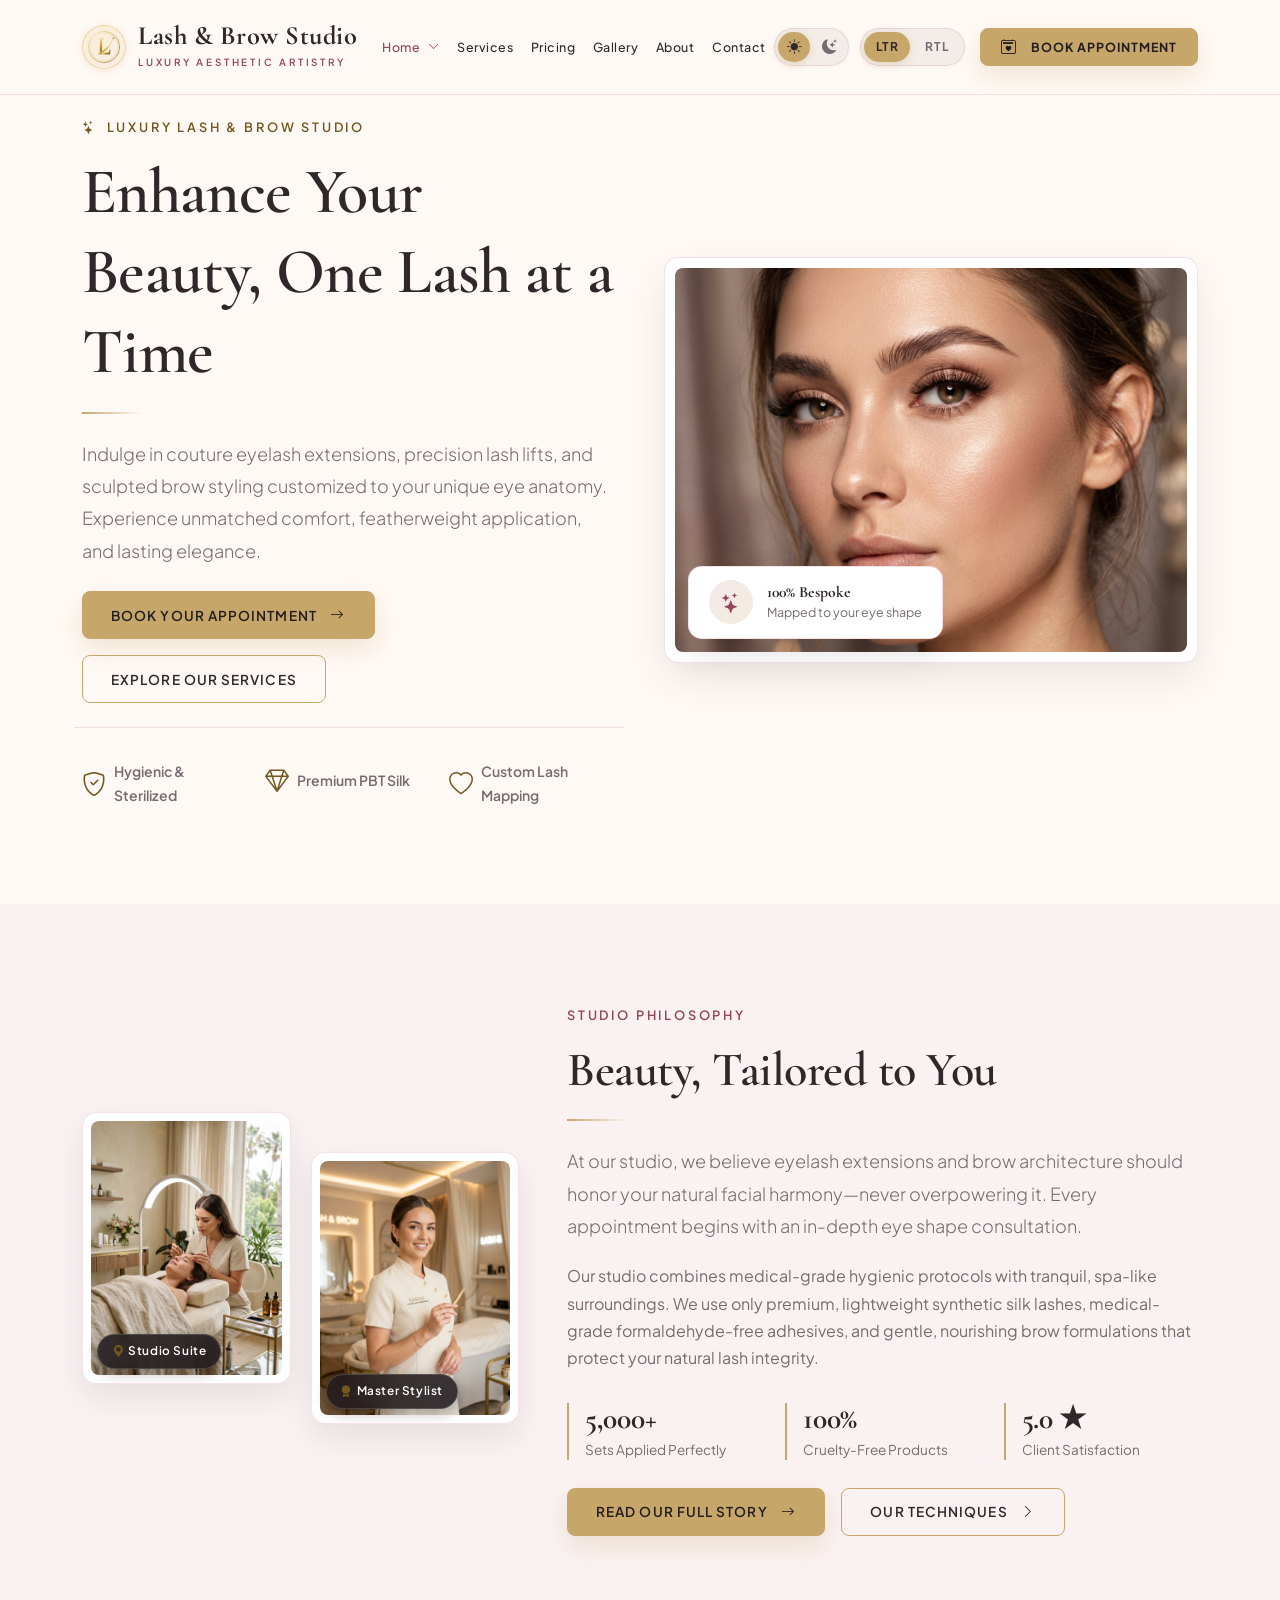
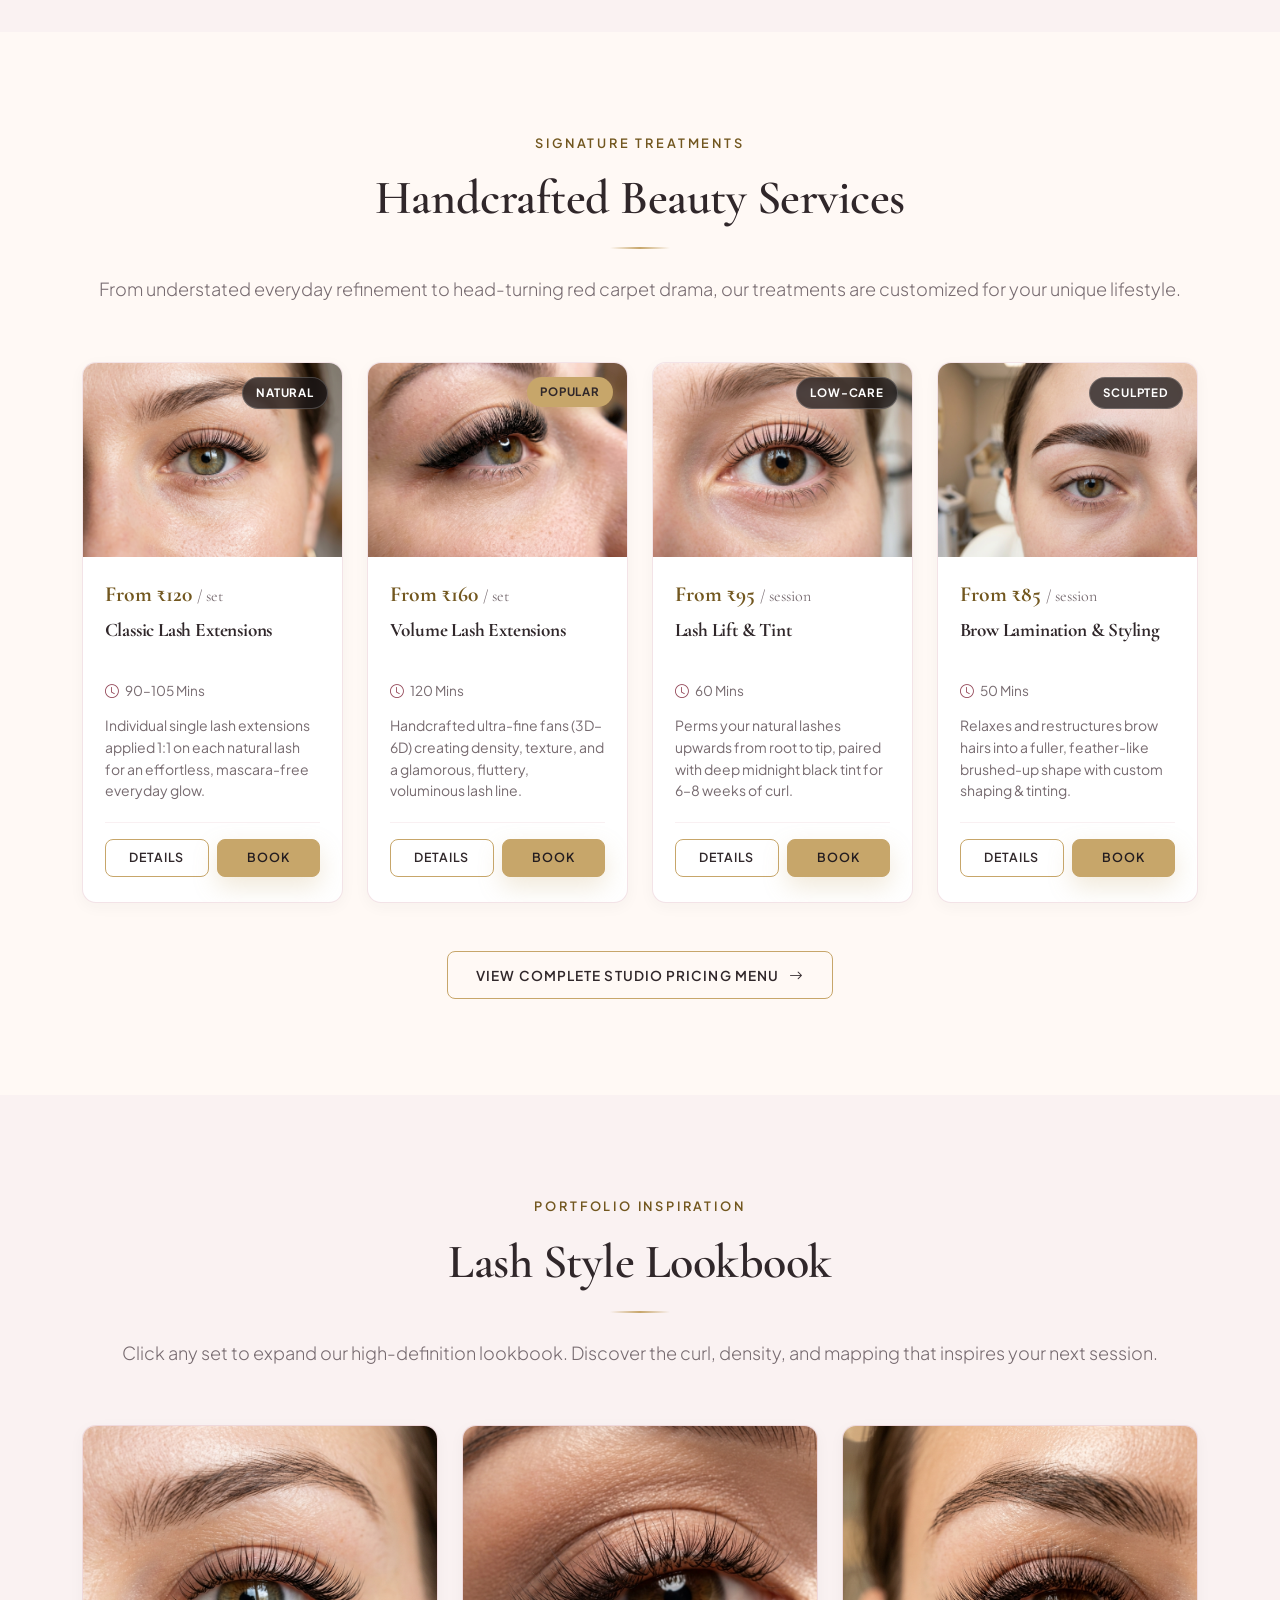
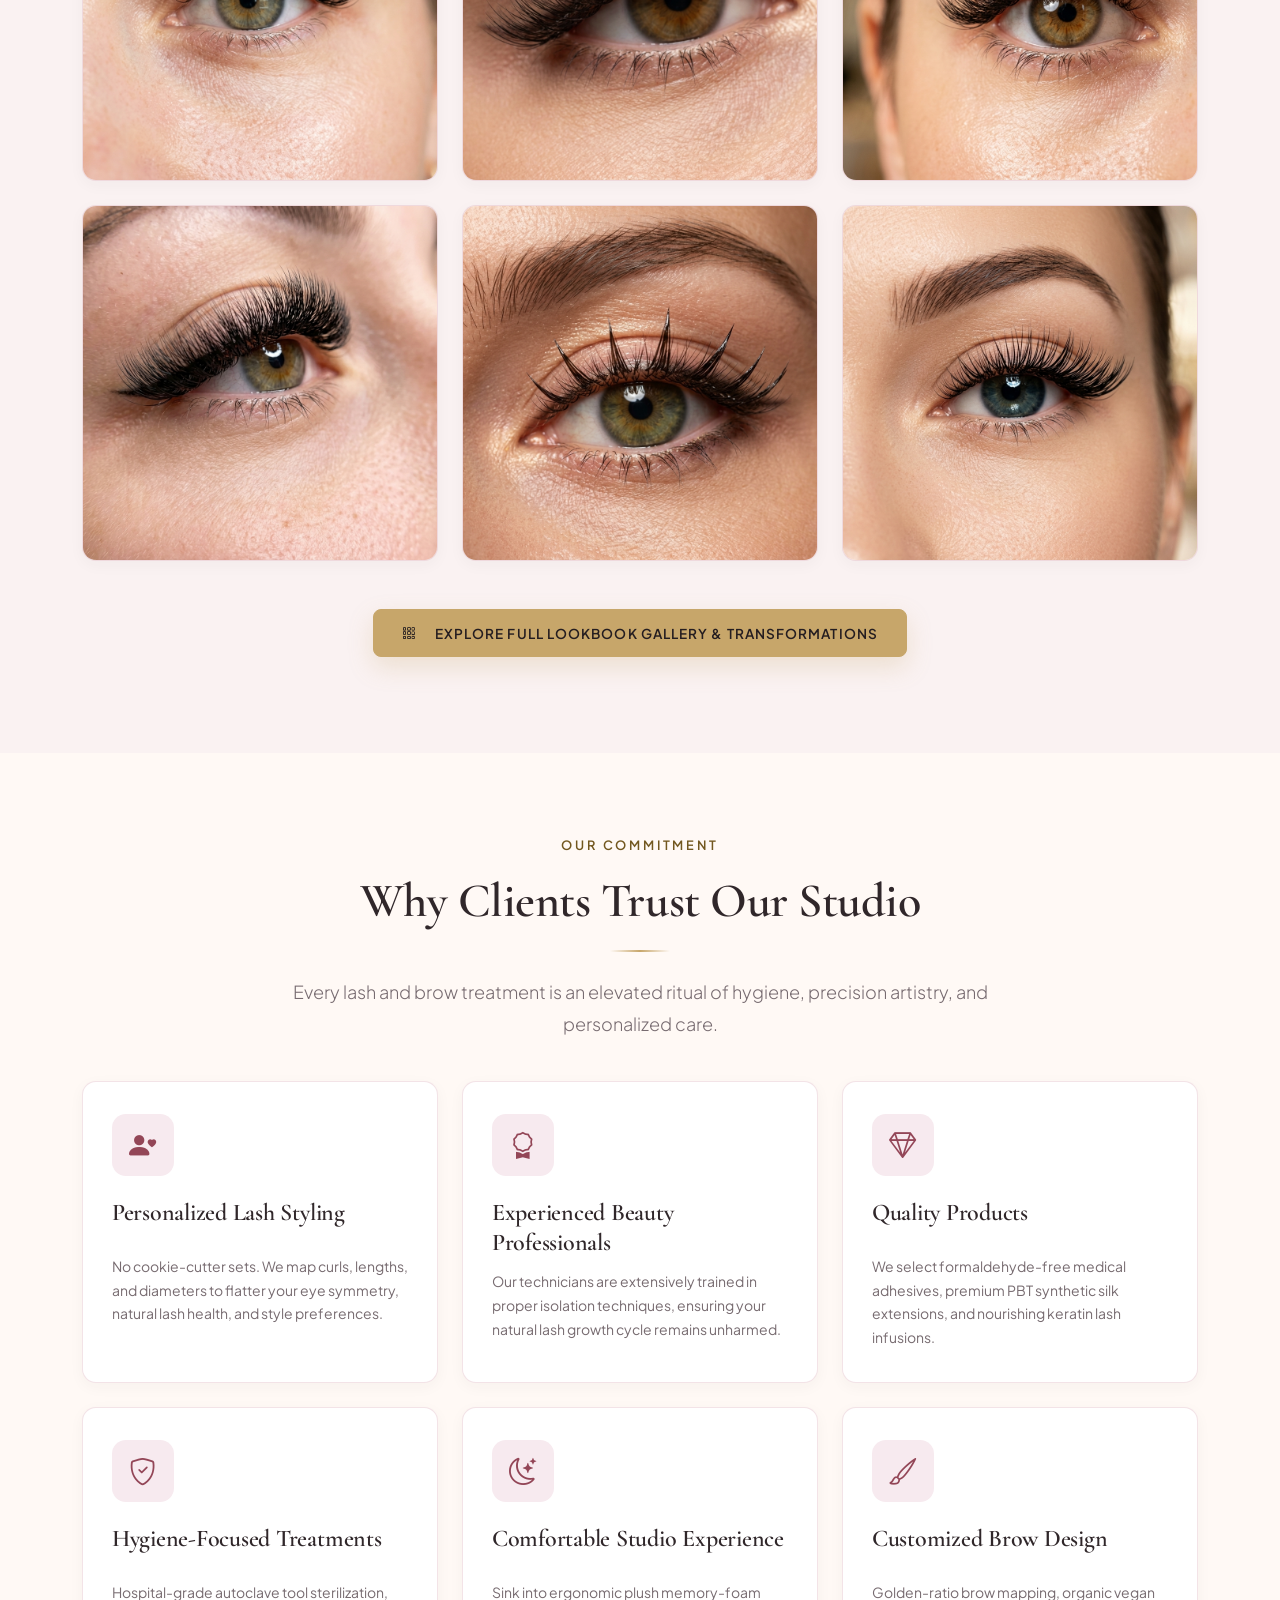
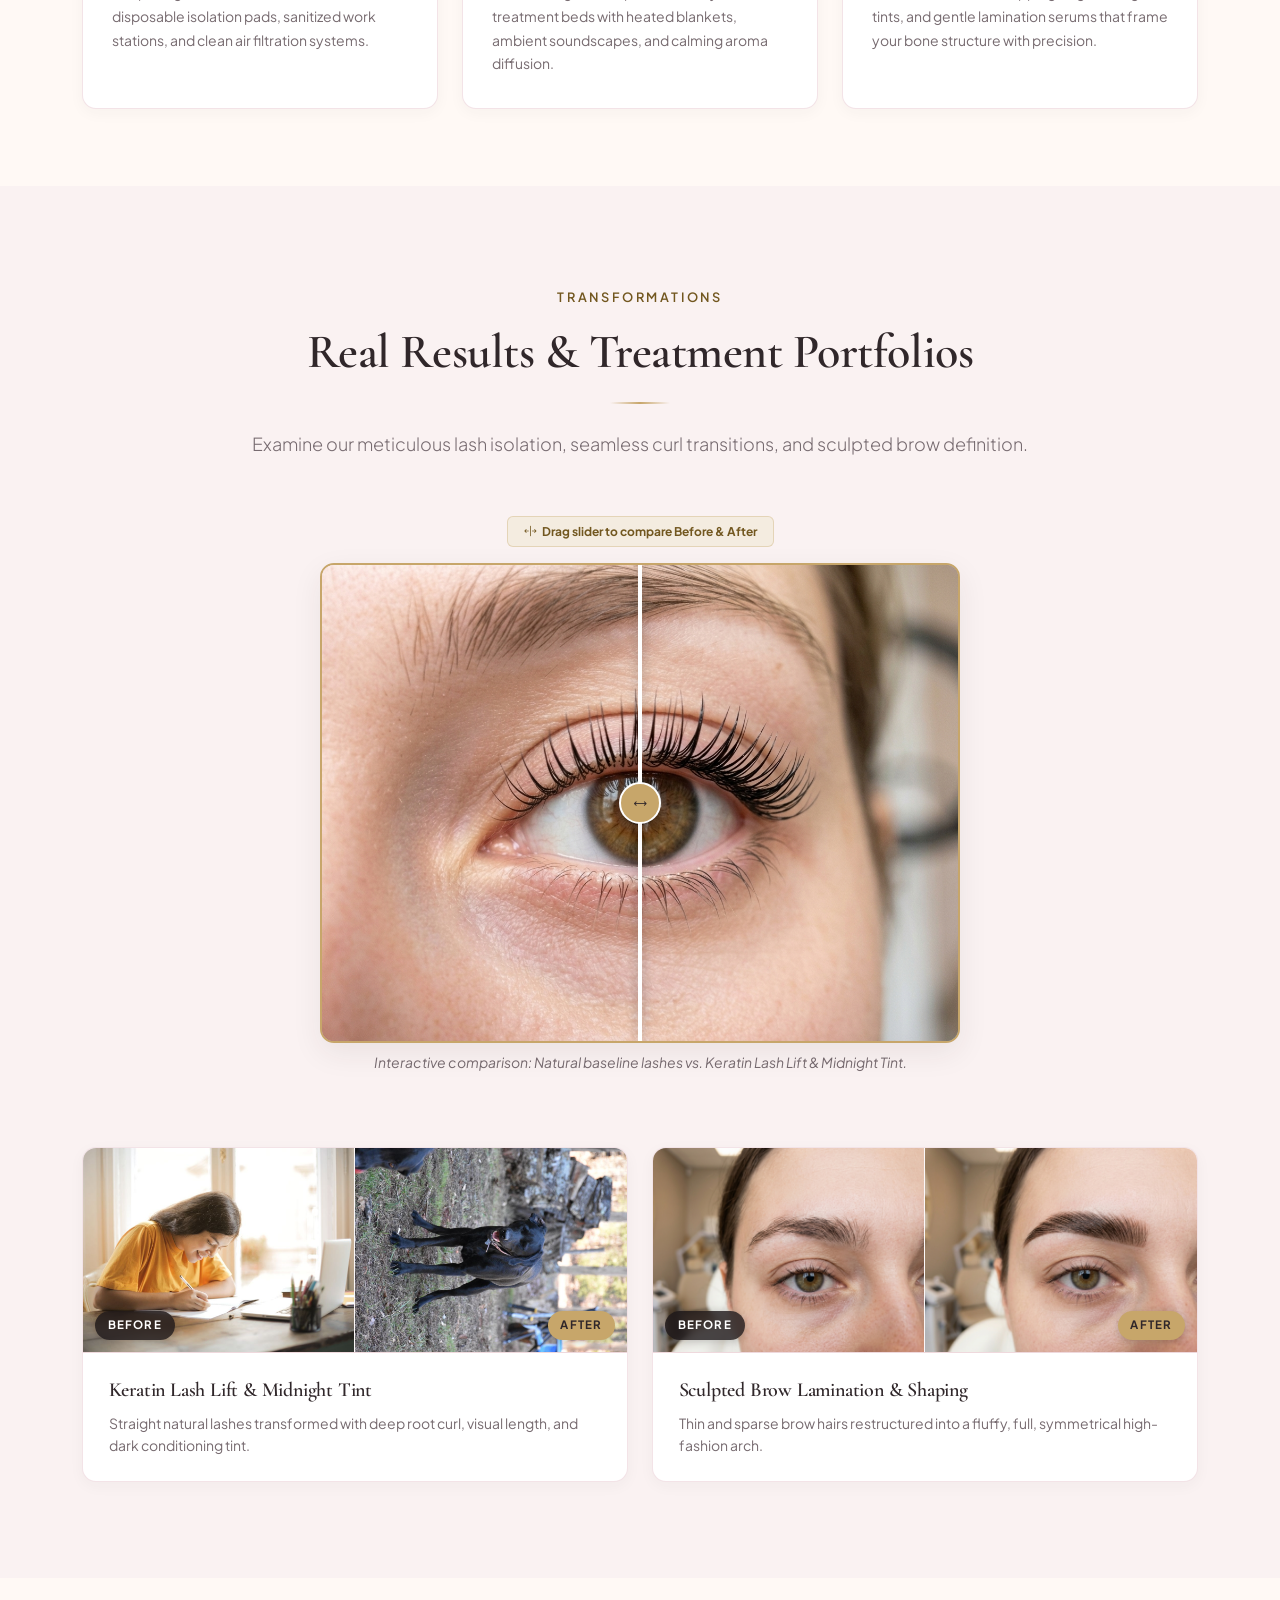
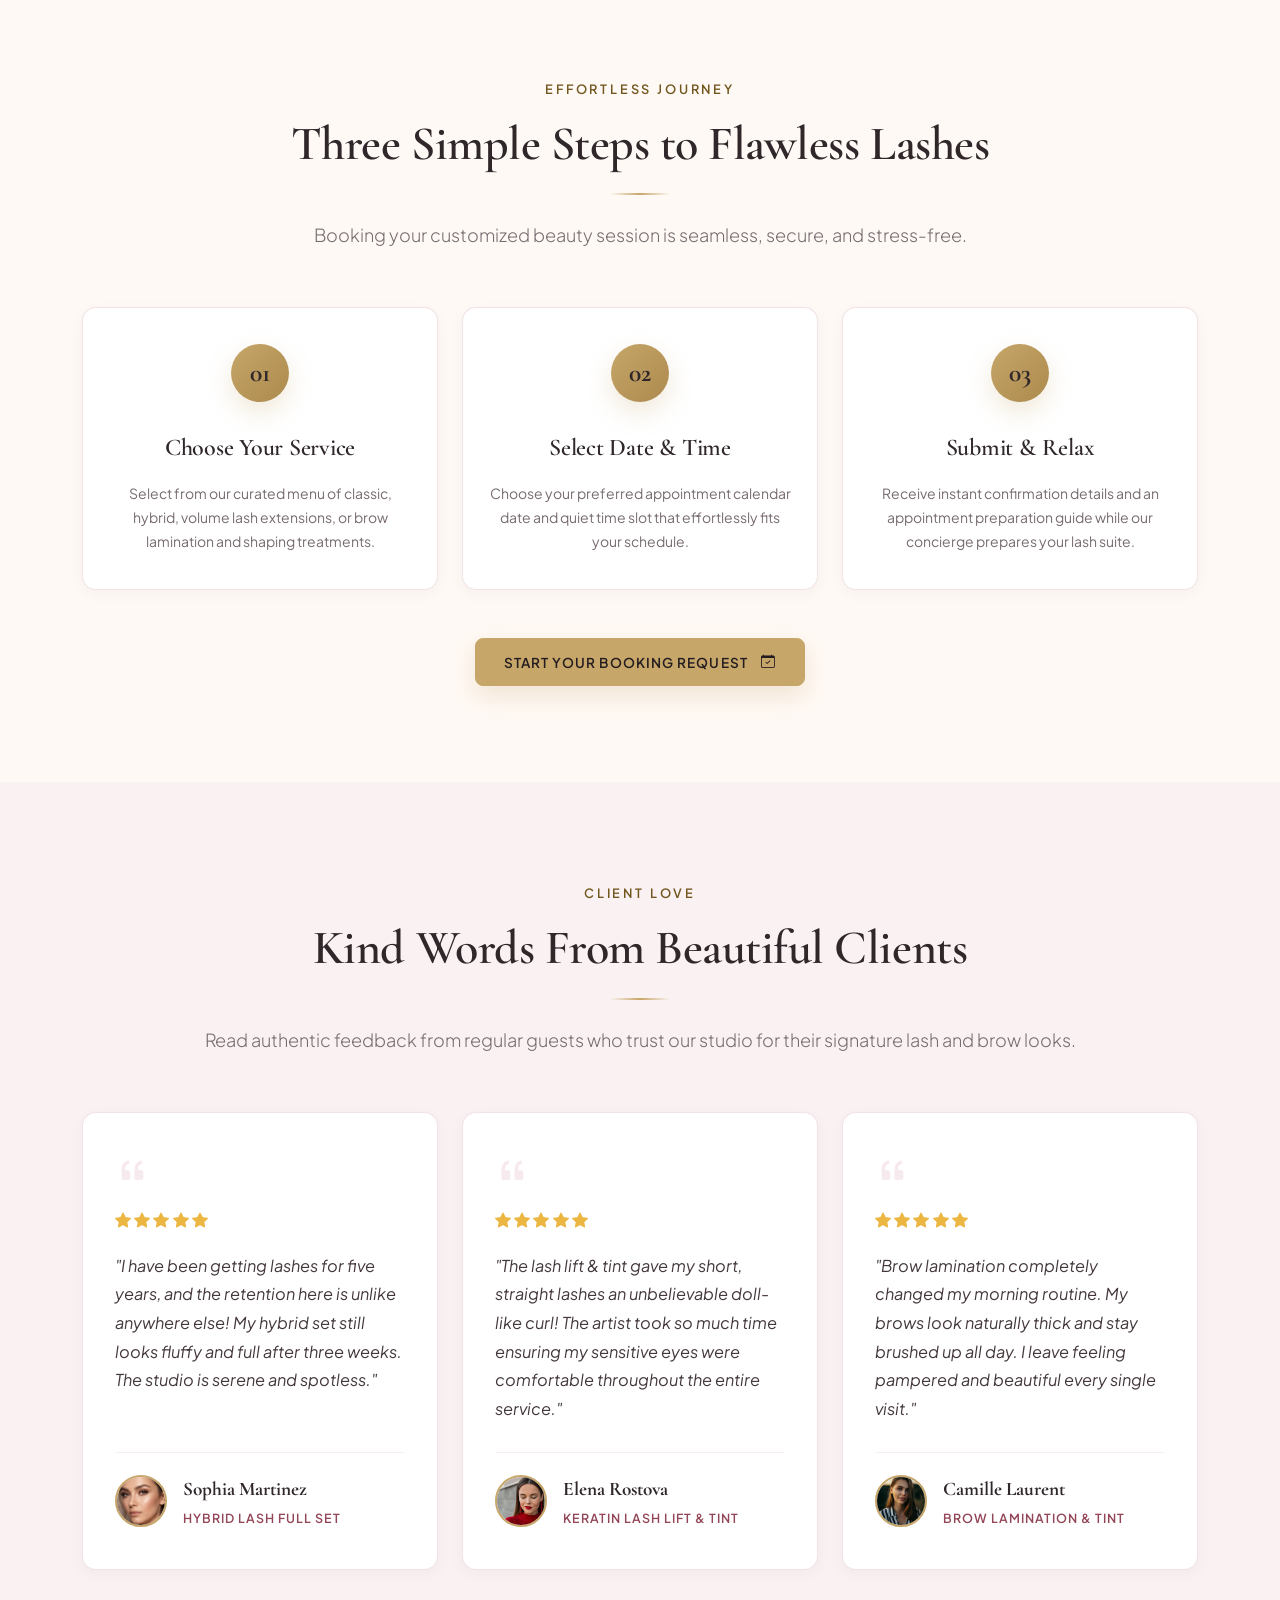
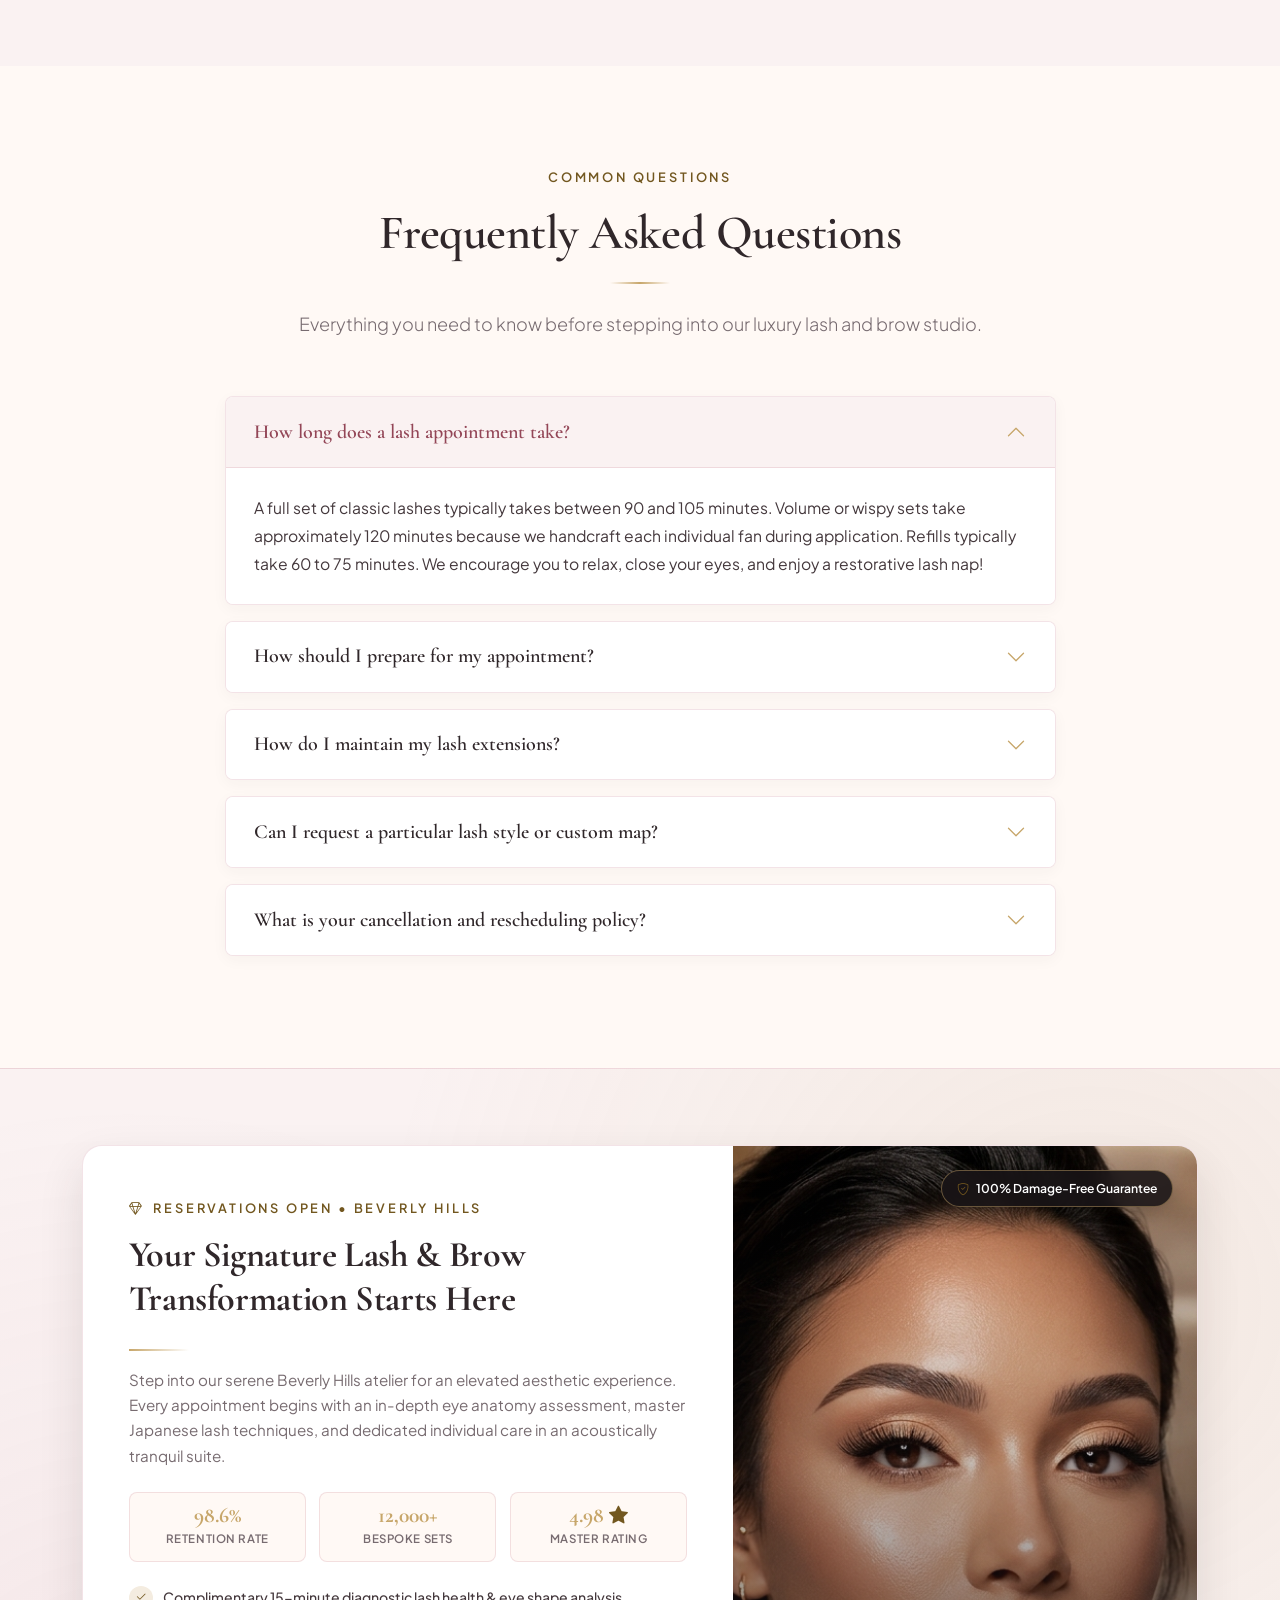
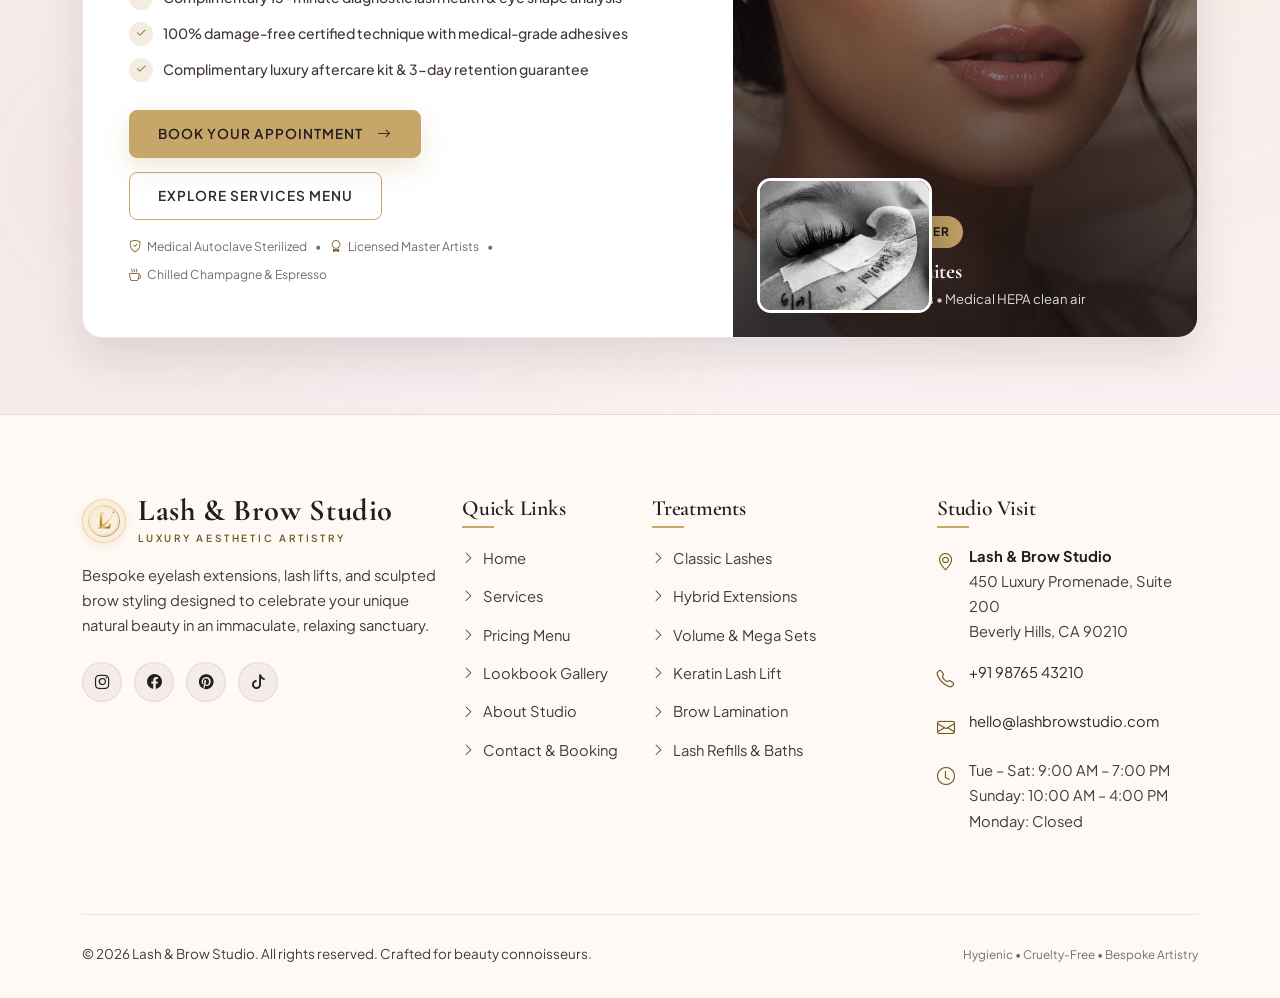
<file: index.html>
<!DOCTYPE html>
<html lang="en">
<head>
  <meta charset="UTF-8">
  <meta name="viewport" content="width=device-width, initial-scale=1.0">
  <meta name="description" content="Lash & Brow Studio — Premium eyelash extensions, bespoke lash lifts, brow lamination, and luxury beauty treatments. Book your personalized appointment today.">
  <title>Lash & Brow Studio | Luxury Eyelash Extensions & Bespoke Brow Artistry</title>
  <link rel="icon" type="image/svg+xml" href="assets/images/logo/logo-l.svg">

  <!-- Google Fonts -->
  <link rel="preconnect" href="https://fonts.googleapis.com">
  <link rel="preconnect" href="https://fonts.gstatic.com" crossorigin>
  <link href="https://fonts.googleapis.com/css2?family=Cormorant+Garamond:ital,wght@0,400;0,500;0,600;0,700;1,400;1,600&family=Plus+Jakarta+Sans:wght@300;400;500;600;700&display=swap" rel="stylesheet">

  <!-- Bootstrap 5 CSS CDN -->
  <link href="https://cdn.jsdelivr.net/npm/bootstrap@5.3.3/dist/css/bootstrap.min.css" rel="stylesheet" integrity="sha384-QWTKZyjpPEjISv5WaRU9OFeRpok6YctnYmDr5pNlyT2bRjXh0JMhjY6hW+ALEwIH" crossorigin="anonymous">

  <!-- Bootstrap Icons CDN -->
  <link rel="stylesheet" href="https://cdn.jsdelivr.net/npm/bootstrap-icons@1.11.3/font/bootstrap-icons.min.css">

  <!-- Custom Stylesheets -->
  <link rel="stylesheet" href="css/style.css">
  <link rel="stylesheet" href="css/components.css">
  <link rel="stylesheet" href="css/responsive.css">

  <!-- Immediate Theme & Direction Initialization (Prevents Flash) -->
  <script>
    (function() {
      const savedTheme = localStorage.getItem('studio-theme') || 'light';
      document.documentElement.setAttribute('data-theme', savedTheme);
      const savedDir = localStorage.getItem('studio-direction') || 'ltr';
      document.documentElement.setAttribute('dir', savedDir);
      document.documentElement.dir = savedDir;
    })();
  </script>
</head>
<body>

  <!-- ========================================================================
       SHARED NAVIGATION BAR
       ======================================================================== -->
  <header>
    <nav class="navbar navbar-expand-xl navbar-luxury fixed-top" aria-label="Main Navigation">
      <div class="container navbar-container">
        <!-- Logo on Left -->
        <a class="navbar-brand navbar-brand-luxury" href="index.html" aria-label="Lash &amp; Brow Studio Home">
          <span class="brand-logo-wrap">
            <img src="assets/images/logo/logo-l.svg" alt="L" class="brand-logo-img" width="40" height="40">
          </span>
          <span class="brand-text-wrap">
            <span class="brand-main">Lash &amp; Brow Studio</span>
            <span class="brand-sub">Luxury Aesthetic Artistry</span>
          </span>
        </a>

        <!-- Hamburger Toggler Button (Mobile & Tablet) -->
        <button class="navbar-toggler" type="button" id="navbarLuxuryToggler" data-bs-toggle="collapse" data-bs-target="#navbarLuxuryCollapse" aria-controls="navbarLuxuryCollapse" aria-expanded="false" aria-label="Toggle navigation">
          <i class="bi bi-list fs-2"></i>
        </button>

        <!-- Navbar Collapse -->
        <div class="collapse navbar-collapse" id="navbarLuxuryCollapse">
          <!-- Center Navigation Links -->
          <ul class="navbar-nav navbar-nav-center mx-auto align-items-lg-center">
            <li class="nav-item dropdown">
              <a class="nav-link dropdown-toggle active" href="#" id="homeDropdown" role="button" data-bs-toggle="dropdown" aria-expanded="false">
                Home <i class="bi bi-chevron-down nav-dropdown-icon"></i>
              </a>
              <ul class="dropdown-menu dropdown-menu-luxury" aria-labelledby="homeDropdown">
                <li><a class="dropdown-item active" href="index.html">Home 1</a></li>
                <li><a class="dropdown-item" href="index2.html">Home 2</a></li>
              </ul>
            </li>
            <li class="nav-item">
              <a class="nav-link" href="services.html">Services</a>
            </li>
            <li class="nav-item">
              <a class="nav-link" href="pricing.html">Pricing</a>
            </li>
            <li class="nav-item">
              <a class="nav-link" href="gallery.html">Gallery</a>
            </li>
            <li class="nav-item">
              <a class="nav-link" href="about.html">About</a>
            </li>
            <li class="nav-item">
              <a class="nav-link" href="contact.html">Contact</a>
            </li>
          </ul>

          <!-- Right Controls: Theme Symbols, Direction Buttons & CTA -->
          <div class="navbar-actions d-flex flex-column flex-lg-row align-items-stretch align-items-lg-center gap-2">
            <div class="nav-controls-row">
              <!-- Theme Selection Symbol Buttons -->
              <div class="nav-control-group theme-toggle-group" role="group" aria-label="Theme Selection">
                <button type="button" class="btn-nav-symbol active" id="themeLightBtn" data-theme-val="light" aria-label="Light Mode" title="Light Mode" aria-pressed="true">
                  <i class="bi bi-sun-fill"></i>
                </button>
                <button type="button" class="btn-nav-symbol" id="themeDarkBtn" data-theme-val="dark" aria-label="Dark Mode" title="Dark Mode" aria-pressed="false">
                  <i class="bi bi-moon-stars-fill"></i>
                </button>
              </div>

              <!-- Direction Selection Text Buttons -->
              <div class="nav-control-group dir-toggle-group" role="group" aria-label="Layout Direction">
                <button type="button" class="btn-nav-dir active" id="dirLtrBtn" data-dir-val="ltr" aria-label="Left to Right Direction" aria-pressed="true">
                  LTR
                </button>
                <button type="button" class="btn-nav-dir" id="dirRtlBtn" data-dir-val="rtl" aria-label="Right to Left Direction" aria-pressed="false">
                  RTL
                </button>
              </div>
            </div>

            <!-- CTA Button -->
            <div class="navbar-nav-cta">
              <a href="contact.html#bookingCard" class="btn-luxury btn-luxury-primary btn-luxury-sm text-nowrap">
                <i class="bi bi-calendar2-heart me-1"></i> Book Appointment
              </a>
            </div>
          </div>
        </div>
      </div>
    </nav>
  </header>

  <main id="mainContent">

    <!-- ========================================================================
         SECTION 1: HERO SECTION
         ======================================================================== -->
    <section class="section-padding bg-ivory hero-two-column pt-5 mt-5" aria-labelledby="heroHeading">
      <div class="container pt-3">
        <div class="row align-items-center g-5">
          <div class="col-lg-6 hero-content-wrap">
            <span class="eyebrow"><i class="bi bi-stars me-1 text-gold"></i> LUXURY LASH &amp; BROW STUDIO</span>
            <h1 id="heroHeading" class="hero-luxury-title mb-3">Enhance Your Beauty, One Lash at a Time</h1>
            <div class="divider-gold"></div>
            <p class="lead-luxury mb-4">
              Indulge in couture eyelash extensions, precision lash lifts, and sculpted brow styling customized to your unique eye anatomy. Experience unmatched comfort, featherweight application, and lasting elegance.
            </p>
            <div class="hero-actions d-flex flex-wrap gap-3">
              <a href="contact.html#bookingCard" class="btn-luxury btn-luxury-primary">
                Book Your Appointment <i class="bi bi-arrow-right ms-1"></i>
              </a>
              <a href="services.html" class="btn-luxury btn-luxury-secondary">
                Explore Our Services
              </a>
            </div>

            <!-- Quick Trust Badges -->
            <div class="row g-3 mt-4 pt-3 hero-trust-row border-top">
              <div class="col-sm-4 col-6">
                <div class="hero-trust-item d-flex align-items-center gap-2">
                  <i class="bi bi-shield-check text-gold fs-4 flex-shrink-0"></i>
                  <small class="fw-semibold text-muted-custom">Hygienic &amp; Sterilized</small>
                </div>
              </div>
              <div class="col-sm-4 col-6">
                <div class="hero-trust-item d-flex align-items-center gap-2">
                  <i class="bi bi-gem text-gold fs-4 flex-shrink-0"></i>
                  <small class="fw-semibold text-muted-custom">Premium PBT Silk</small>
                </div>
              </div>
              <div class="col-sm-4 col-12">
                <div class="hero-trust-item d-flex align-items-center gap-2">
                  <i class="bi bi-heart text-gold fs-4 flex-shrink-0"></i>
                  <small class="fw-semibold text-muted-custom">Custom Lash Mapping</small>
                </div>
              </div>
            </div>
          </div>

          <div class="col-lg-6">
            <div class="hero-img-wrap">
              <div class="hero-image-card">
                <img src="assets/images/hero/hero-lash.jpg" alt="Glamorous beauty portrait featuring couture eyelash extensions and sculpted eyebrows" class="img-fluid" width="1200" height="900">
              </div>
              <!-- Floating Luxury Accent Card -->
              <div class="hero-floating-badge d-none d-md-flex align-items-center">
                <div class="hero-badge-icon">
                  <i class="bi bi-stars"></i>
                </div>
                <div>
                  <div class="hero-badge-title">100% Bespoke</div>
                  <div class="hero-badge-desc">Mapped to your eye shape</div>
                </div>
              </div>
            </div>
          </div>
        </div>
      </div>
    </section>

    <!-- ========================================================================
         SECTION 2: STUDIO INTRODUCTION / BRAND STORY
         ======================================================================== -->
    <section id="about" class="section-padding bg-blush" aria-labelledby="aboutHeading">
      <div class="container">
        <div class="row align-items-center g-5">
          <div class="col-lg-5 order-lg-1 order-2">
            <div class="about-collage-grid">
              <div class="about-collage-item about-collage-left">
                <div class="about-card-img">
                  <img src="assets/images/about/about-suite-treatment.jpg" alt="Master lash stylist applying precision eyelash extensions to relaxed client in private luxury treatment suite" class="img-fluid" width="600" height="800" loading="lazy">
                  <div class="about-tag">
                    <i class="bi bi-geo-alt-fill text-gold me-1"></i> Studio Suite
                  </div>
                </div>
              </div>
              <div class="about-collage-item about-collage-right">
                <div class="about-card-img">
                  <img src="assets/images/about/about-artist.jpg" alt="Master lash and brow stylist conducting bespoke client consultation" class="img-fluid" width="600" height="800" loading="lazy">
                  <div class="about-tag">
                    <i class="bi bi-award-fill text-gold me-1"></i> Master Stylist
                  </div>
                </div>
              </div>
            </div>
          </div>

          <div class="col-lg-7 order-lg-2 order-1">
            <span class="eyebrow eyebrow-rose">STUDIO PHILOSOPHY</span>
            <h2 id="aboutHeading" class="mb-3">Beauty, Tailored to You</h2>
            <div class="divider-gold"></div>
            <p class="lead-luxury">
              At our studio, we believe eyelash extensions and brow architecture should honor your natural facial harmony—never overpowering it. Every appointment begins with an in-depth eye shape consultation.
            </p>
            <p class="text-muted-custom mb-4">
              Our studio combines medical-grade hygienic protocols with tranquil, spa-like surroundings. We use only premium, lightweight synthetic silk lashes, medical-grade formaldehyde-free adhesives, and gentle, nourishing brow formulations that protect your natural lash integrity.
            </p>
            <div class="about-stats-grid">
              <div class="about-stat-item">
                <span class="about-stat-value font-serif">5,000+</span>
                <p class="about-stat-label mb-0">Sets Applied Perfectly</p>
              </div>
              <div class="about-stat-item">
                <span class="about-stat-value font-serif">100%</span>
                <p class="about-stat-label mb-0">Cruelty-Free Products</p>
              </div>
              <div class="about-stat-item">
                <span class="about-stat-value font-serif">5.0 ★</span>
                <p class="about-stat-label mb-0">Client Satisfaction</p>
              </div>
            </div>
            <div class="mt-4 pt-1 d-flex flex-wrap gap-3">
              <a href="about.html" class="btn-luxury btn-luxury-primary">
                Read Our Full Story <i class="bi bi-arrow-right ms-1"></i>
              </a>
              <a href="services.html" class="btn-luxury btn-luxury-secondary">
                Our Techniques <i class="bi bi-chevron-right ms-1"></i>
              </a>
            </div>
          </div>
        </div>
      </div>
    </section>

    <!-- ========================================================================
         SECTION 3: FEATURED SERVICES
         ======================================================================== -->
    <section id="services" class="section-padding bg-ivory" aria-labelledby="featuredHeading">
      <div class="container">
        <div class="section-header text-center max-w-700 mx-auto">
          <span class="eyebrow">SIGNATURE TREATMENTS</span>
          <h2 id="featuredHeading">Handcrafted Beauty Services</h2>
          <div class="divider-gold"></div>
          <p class="lead-luxury">
            From understated everyday refinement to head-turning red carpet drama, our treatments are customized for your unique lifestyle.
          </p>
        </div>

        <div class="row g-4 featured-services-row">
          <!-- Card 1: Classic Lash Extensions -->
          <div class="col-12 col-md-6 col-lg-3 d-flex">
            <article class="card-luxury w-100">
              <div class="service-card-img-wrap">
                <img src="assets/images/services/classic-lashes.jpg" alt="Classic natural lash extensions" loading="lazy">
                <span class="service-badge service-badge-neutral">Natural</span>
              </div>
              <div class="service-card-body">
                <div class="service-card-price">From ₹120 <small class="text-muted-custom fs-6 fw-normal">/ set</small></div>
                <h3 class="service-card-title h4 font-serif">Classic Lash Extensions</h3>
                <div class="service-card-meta">
                  <span><i class="bi bi-clock me-1"></i> 90–105 Mins</span>
                </div>
                <p class="service-card-desc text-muted-custom small flex-grow-1">
                  Individual single lash extensions applied 1:1 on each natural lash for an effortless, mascara-free everyday glow.
                </p>
                <div class="service-card-footer">
                  <a href="services.html#classicLashes" class="btn-luxury btn-luxury-secondary btn-luxury-sm">Details</a>
                  <a href="contact.html?service=Classic%20Lash%20Extensions" class="btn-luxury btn-luxury-primary btn-luxury-sm">Book</a>
                </div>
              </div>
            </article>
          </div>

          <!-- Card 2: Volume Lash Extensions -->
          <div class="col-12 col-md-6 col-lg-3 d-flex">
            <article class="card-luxury position-relative w-100">
              <div class="service-card-img-wrap">
                <img src="assets/images/services/volume-lashes.jpg" alt="Fluffy volume lash extensions" loading="lazy">
                <span class="service-badge service-badge-popular">Popular</span>
              </div>
              <div class="service-card-body">
                <div class="service-card-price">From ₹160 <small class="text-muted-custom fs-6 fw-normal">/ set</small></div>
                <h3 class="service-card-title h4 font-serif">Volume Lash Extensions</h3>
                <div class="service-card-meta">
                  <span><i class="bi bi-clock me-1"></i> 120 Mins</span>
                </div>
                <p class="service-card-desc text-muted-custom small flex-grow-1">
                  Handcrafted ultra-fine fans (3D–6D) creating density, texture, and a glamorous, fluttery, voluminous lash line.
                </p>
                <div class="service-card-footer">
                  <a href="services.html#volumeLashes" class="btn-luxury btn-luxury-secondary btn-luxury-sm">Details</a>
                  <a href="contact.html?service=Volume%20Lash%20Extensions" class="btn-luxury btn-luxury-primary btn-luxury-sm">Book</a>
                </div>
              </div>
            </article>
          </div>

          <!-- Card 3: Lash Lift & Tint -->
          <div class="col-12 col-md-6 col-lg-3 d-flex">
            <article class="card-luxury w-100">
              <div class="service-card-img-wrap">
                <img src="assets/images/services/lash-lift.jpg" alt="Natural lifted and tinted eyelashes" loading="lazy">
                <span class="service-badge service-badge-neutral">Low-Care</span>
              </div>
              <div class="service-card-body">
                <div class="service-card-price">From ₹95 <small class="text-muted-custom fs-6 fw-normal">/ session</small></div>
                <h3 class="service-card-title h4 font-serif">Lash Lift &amp; Tint</h3>
                <div class="service-card-meta">
                  <span><i class="bi bi-clock me-1"></i> 60 Mins</span>
                </div>
                <p class="service-card-desc text-muted-custom small flex-grow-1">
                  Perms your natural lashes upwards from root to tip, paired with deep midnight black tint for 6–8 weeks of curl.
                </p>
                <div class="service-card-footer">
                  <a href="services.html#lashLift" class="btn-luxury btn-luxury-secondary btn-luxury-sm">Details</a>
                  <a href="contact.html?service=Lash%20Lift%20%26%20Tint" class="btn-luxury btn-luxury-primary btn-luxury-sm">Book</a>
                </div>
              </div>
            </article>
          </div>

          <!-- Card 4: Brow Lamination & Styling -->
          <div class="col-12 col-md-6 col-lg-3 d-flex">
            <article class="card-luxury w-100">
              <div class="service-card-img-wrap">
                <img src="assets/images/services/brow-lamination.jpg" alt="Sculpted laminated eyebrows" loading="lazy">
                <span class="service-badge service-badge-neutral">Sculpted</span>
              </div>
              <div class="service-card-body">
                <div class="service-card-price">From ₹85 <small class="text-muted-custom fs-6 fw-normal">/ session</small></div>
                <h3 class="service-card-title h4 font-serif">Brow Lamination &amp; Styling</h3>
                <div class="service-card-meta">
                  <span><i class="bi bi-clock me-1"></i> 50 Mins</span>
                </div>
                <p class="service-card-desc text-muted-custom small flex-grow-1">
                  Relaxes and restructures brow hairs into a fuller, feather-like brushed-up shape with custom shaping &amp; tinting.
                </p>
                <div class="service-card-footer">
                  <a href="services.html#browTreatments" class="btn-luxury btn-luxury-secondary btn-luxury-sm">Details</a>
                  <a href="contact.html?service=Brow%20Lamination" class="btn-luxury btn-luxury-primary btn-luxury-sm">Book</a>
                </div>
              </div>
            </article>
          </div>
        </div>

        <div class="text-center mt-5">
          <a href="pricing.html" class="btn-luxury btn-luxury-secondary">
            View Complete Studio Pricing Menu <i class="bi bi-arrow-right"></i>
          </a>
        </div>
      </div>
    </section>

    <!-- ========================================================================
         SECTION 4: LASH STYLE GALLERY (LIGHTBOX ENABLED)
         ======================================================================== -->
    <section id="gallery" class="section-padding bg-blush" aria-labelledby="galleryHeading">
      <div class="container">
        <div class="section-header text-center">
          <span class="eyebrow">PORTFOLIO INSPIRATION</span>
          <h2 id="galleryHeading">Lash Style Lookbook</h2>
          <div class="divider-gold"></div>
          <p class="lead-luxury">
            Click any set to expand our high-definition lookbook. Discover the curl, density, and mapping that inspires your next session.
          </p>
        </div>

        <div class="row g-4">
          <!-- 1. Natural Classic -->
          <div class="col-lg-4 col-md-6">
            <div class="gallery-card" data-lightbox="true" data-title="Natural Classic Lash Set" data-desc="Single 0.15mm silk lashes mapped across natural lash line. Subtle, polished, and breathable.">
              <img src="assets/images/lash-styles/natural-classic.jpg" alt="Natural Classic Lash Extension set" loading="lazy">
              <div class="gallery-overlay">
                <div class="gallery-overlay-icon"><i class="bi bi-arrows-fullscreen"></i></div>
                <h3 class="gallery-title">Natural Classic</h3>
                <p class="gallery-sub">1:1 Ratio Enhancement</p>
              </div>
            </div>
          </div>

          <!-- 2. Hybrid Lashes -->
          <div class="col-lg-4 col-md-6">
            <div class="gallery-card" data-lightbox="true" data-title="Textured Hybrid Lash Set" data-desc="Artful fusion of classic singles and lightweight 3D volume fans for dimension and flutter.">
              <img src="assets/images/lash-styles/hybrid-lashes.jpg" alt="Hybrid Lash Extension set" loading="lazy">
              <div class="gallery-overlay">
                <div class="gallery-overlay-icon"><i class="bi bi-arrows-fullscreen"></i></div>
                <h3 class="gallery-title">Hybrid Lashes</h3>
                <p class="gallery-sub">Textured Balance of Classic &amp; Volume</p>
              </div>
            </div>
          </div>

          <!-- 3. Soft Volume -->
          <div class="col-lg-4 col-md-6">
            <div class="gallery-card" data-lightbox="true" data-title="Soft Russian Volume" data-desc="Fluffy 3D-4D ultra-fine silk fans for soft density and a seamless eyeliner effect.">
              <img src="assets/images/lash-styles/soft-volume.jpg" alt="Soft Russian Volume lashes" loading="lazy">
              <div class="gallery-overlay">
                <div class="gallery-overlay-icon"><i class="bi bi-arrows-fullscreen"></i></div>
                <h3 class="gallery-title">Soft Volume</h3>
                <p class="gallery-sub">Fluffy &amp; Featherweight Density</p>
              </div>
            </div>
          </div>

          <!-- 4. Dramatic Volume -->
          <div class="col-lg-4 col-md-6">
            <div class="gallery-card" data-lightbox="true" data-title="Dramatic Mega Volume" data-desc="Rich 6D-10D density providing deep black saturation and undeniable red-carpet allure.">
              <img src="assets/images/lash-styles/dramatic-volume.jpg" alt="Dramatic Mega Volume lashes" loading="lazy">
              <div class="gallery-overlay">
                <div class="gallery-overlay-icon"><i class="bi bi-arrows-fullscreen"></i></div>
                <h3 class="gallery-title">Dramatic Volume</h3>
                <p class="gallery-sub">Maximum Saturation &amp; Glamour</p>
              </div>
            </div>
          </div>

          <!-- 5. Wispy Lashes -->
          <div class="col-lg-4 col-md-6">
            <div class="gallery-card" data-lightbox="true" data-title="Kim K Wispy Lash Map" data-desc="Strategic spikes interspersed with shorter volume fans for an airy, doll-eye finish.">
              <img src="assets/images/lash-styles/wispy-lashes.jpg" alt="Wispy textured lash styling" loading="lazy">
              <div class="gallery-overlay">
                <div class="gallery-overlay-icon"><i class="bi bi-arrows-fullscreen"></i></div>
                <h3 class="gallery-title">Wispy Lashes</h3>
                <p class="gallery-sub">Staggered Spikes &amp; Dimension</p>
              </div>
            </div>
          </div>

          <!-- 6. Cat-Eye Style -->
          <div class="col-lg-4 col-md-6">
            <div class="gallery-card" data-lightbox="true" data-title="Elongated Cat-Eye Lash Map" data-desc="Graduated lengths extending toward outer corners to visually lengthen and lift almond eyes.">
              <img src="assets/images/lash-styles/cat-eye-style.jpg" alt="Cat-Eye style lash mapping" loading="lazy">
              <div class="gallery-overlay">
                <div class="gallery-overlay-icon"><i class="bi bi-arrows-fullscreen"></i></div>
                <h3 class="gallery-title">Cat-Eye Style</h3>
                <p class="gallery-sub">Outer Corner Lift &amp; Elongation</p>
              </div>
            </div>
          </div>
        </div>

        <!-- View Full Gallery CTA Button -->
        <div class="text-center mt-5">
          <a href="gallery.html" class="btn-luxury btn-luxury-primary">
            <i class="bi bi-grid-3x3-gap me-2"></i> Explore Full Lookbook Gallery &amp; Transformations
          </a>
        </div>
      </div>
    </section>

    <!-- ========================================================================
         SECTION 5: WHY CHOOSE OUR STUDIO?
         ======================================================================== -->
    <section class="section-padding bg-ivory commitment-section" aria-labelledby="whyChooseHeading">
      <div class="container">
        <div class="section-header text-center">
          <span class="eyebrow">OUR COMMITMENT</span>
          <h2 id="whyChooseHeading">Why Clients Trust Our Studio</h2>
          <div class="divider-gold"></div>
          <p class="lead-luxury">
            Every lash and brow treatment is an elevated ritual of hygiene, precision artistry, and personalized care.
          </p>
        </div>

        <div class="row g-4 commitment-grid">
          <!-- Benefit 1 -->
          <div class="col-lg-4 col-md-6">
            <div class="feature-box">
              <div class="feature-icon-wrap">
                <i class="bi bi-person-heart"></i>
              </div>
              <h3 class="h4 font-serif">Personalized Lash Styling</h3>
              <p class="text-muted-custom small mb-0">
                No cookie-cutter sets. We map curls, lengths, and diameters to flatter your eye symmetry, natural lash health, and style preferences.
              </p>
            </div>
          </div>

          <!-- Benefit 2 -->
          <div class="col-lg-4 col-md-6">
            <div class="feature-box">
              <div class="feature-icon-wrap">
                <i class="bi bi-award"></i>
              </div>
              <h3 class="h4 font-serif">Experienced Beauty Professionals</h3>
              <p class="text-muted-custom small mb-0">
                Our technicians are extensively trained in proper isolation techniques, ensuring your natural lash growth cycle remains unharmed.
              </p>
            </div>
          </div>

          <!-- Benefit 3 -->
          <div class="col-lg-4 col-md-6">
            <div class="feature-box">
              <div class="feature-icon-wrap">
                <i class="bi bi-gem"></i>
              </div>
              <h3 class="h4 font-serif">Quality Products</h3>
              <p class="text-muted-custom small mb-0">
                We select formaldehyde-free medical adhesives, premium PBT synthetic silk extensions, and nourishing keratin lash infusions.
              </p>
            </div>
          </div>

          <!-- Benefit 4 -->
          <div class="col-lg-4 col-md-6">
            <div class="feature-box">
              <div class="feature-icon-wrap">
                <i class="bi bi-shield-check"></i>
              </div>
              <h3 class="h4 font-serif">Hygiene-Focused Treatments</h3>
              <p class="text-muted-custom small mb-0">
                Hospital-grade autoclave tool sterilization, disposable isolation pads, sanitized work stations, and clean air filtration systems.
              </p>
            </div>
          </div>

          <!-- Benefit 5 -->
          <div class="col-lg-4 col-md-6">
            <div class="feature-box">
              <div class="feature-icon-wrap">
                <i class="bi bi-moon-stars"></i>
              </div>
              <h3 class="h4 font-serif">Comfortable Studio Experience</h3>
              <p class="text-muted-custom small mb-0">
                Sink into ergonomic plush memory-foam treatment beds with heated blankets, ambient soundscapes, and calming aroma diffusion.
              </p>
            </div>
          </div>

          <!-- Benefit 6 -->
          <div class="col-lg-4 col-md-6">
            <div class="feature-box">
              <div class="feature-icon-wrap">
                <i class="bi bi-brush"></i>
              </div>
              <h3 class="h4 font-serif">Customized Brow Design</h3>
              <p class="text-muted-custom small mb-0">
                Golden-ratio brow mapping, organic vegan tints, and gentle lamination serums that frame your bone structure with precision.
              </p>
            </div>
          </div>
        </div>
      </div>
    </section>

    <!-- ========================================================================
         SECTION 6: BEFORE-AND-AFTER RESULTS GALLERY
         ======================================================================== -->
    <section class="section-padding bg-blush" aria-labelledby="beforeAfterHeading">
      <div class="container">
        <div class="section-header text-center">
          <span class="eyebrow">TRANSFORMATIONS</span>
          <h2 id="beforeAfterHeading">Real Results &amp; Treatment Portfolios</h2>
          <div class="divider-gold"></div>
          <p class="lead-luxury">
            Examine our meticulous lash isolation, seamless curl transitions, and sculpted brow definition.
          </p>
        </div>

        <!-- Interactive Comparison Slider -->
        <div class="mb-5">
          <div class="text-center mb-3">
            <span class="badge badge-gold px-3 py-2"><i class="bi bi-arrows-expand-vertical me-1"></i> Drag slider to compare Before &amp; After</span>
          </div>
          <div class="ba-slider-container">
            <!-- After Image -->
            <img src="assets/images/before-after/lash-after-1.jpg" alt="After: Keratin Lash Lift & Midnight Tint" class="ba-slider-after">
            <!-- Before Image (Clipped) -->
            <div class="ba-slider-before">
              <img src="assets/images/before-after/lash-before-1.jpg" alt="Before: Natural lashes before lash lift treatment">
            </div>
            <!-- Interactive Handle -->
            <div class="ba-slider-handle">
              <div class="ba-slider-button">
                <i class="bi bi-arrows"></i>
              </div>
            </div>
          </div>
          <p class="text-center text-muted-custom small mt-2">
            <em>Interactive comparison: Natural baseline lashes vs. Keratin Lash Lift &amp; Midnight Tint.</em>
          </p>
        </div>

        <!-- Paired Before-and-After Cards -->
        <div class="row g-4 mt-2 align-items-stretch">
          <!-- Pair 1: Lash Lift & Tint -->
          <div class="col-md-6 d-flex">
            <div class="ba-card w-100">
              <div class="ba-pair-container">
                <div class="ba-item">
                  <img src="assets/images/before-after/lash-compare-before.jpg" alt="Before Lash Lift treatment" loading="lazy">
                  <span class="ba-badge ba-badge-before">Before</span>
                </div>
                <div class="ba-item">
                  <img src="assets/images/before-after/lash-compare-after.jpg" alt="After Lash Lift and Tint" loading="lazy">
                  <span class="ba-badge ba-badge-after">After</span>
                </div>
              </div>
              <div class="ba-details">
                <h3 class="h5 font-serif mb-2">Keratin Lash Lift &amp; Midnight Tint</h3>
                <p class="text-muted-custom small mb-0">Straight natural lashes transformed with deep root curl, visual length, and dark conditioning tint.</p>
              </div>
            </div>
          </div>

          <!-- Pair 2: Brow Lamination -->
          <div class="col-md-6 d-flex">
            <div class="ba-card w-100">
              <div class="ba-pair-container">
                <div class="ba-item">
                  <img src="assets/images/before-after/brow-before-1.jpg" alt="Before Brow Lamination" loading="lazy">
                  <span class="ba-badge ba-badge-before">Before</span>
                </div>
                <div class="ba-item">
                  <img src="assets/images/before-after/brow-after-1.jpg" alt="After Brow Lamination and Tint" loading="lazy">
                  <span class="ba-badge ba-badge-after">After</span>
                </div>
              </div>
              <div class="ba-details">
                <h3 class="h5 font-serif mb-2">Sculpted Brow Lamination &amp; Shaping</h3>
                <p class="text-muted-custom small mb-0">Thin and sparse brow hairs restructured into a fluffy, full, symmetrical high-fashion arch.</p>
              </div>
            </div>
          </div>
        </div>
      </div>
    </section>

    <!-- ========================================================================
         SECTION 7: APPOINTMENT PROCESS
         ======================================================================== -->
    <section class="section-padding bg-ivory" aria-labelledby="processHeading">
      <div class="container">
        <div class="section-header text-center">
          <span class="eyebrow">EFFORTLESS JOURNEY</span>
          <h2 id="processHeading">Three Simple Steps to Flawless Lashes</h2>
          <div class="divider-gold"></div>
          <p class="lead-luxury">
            Booking your customized beauty session is seamless, secure, and stress-free.
          </p>
        </div>

        <div class="row g-4">
          <!-- Step 1 -->
          <div class="col-lg-4">
            <div class="step-card">
              <div class="step-number">01</div>
              <h3 class="h4 font-serif">Choose Your Service</h3>
              <p class="text-muted-custom small mb-0">
                Select from our curated menu of classic, hybrid, volume lash extensions, or brow lamination and shaping treatments.
              </p>
            </div>
          </div>

          <!-- Step 2 -->
          <div class="col-lg-4">
            <div class="step-card">
              <div class="step-number">02</div>
              <h3 class="h4 font-serif">Select Date &amp; Time</h3>
              <p class="text-muted-custom small mb-0">
                Choose your preferred appointment calendar date and quiet time slot that effortlessly fits your schedule.
              </p>
            </div>
          </div>

          <!-- Step 3 -->
          <div class="col-lg-4">
            <div class="step-card">
              <div class="step-number">03</div>
              <h3 class="h4 font-serif">Submit &amp; Relax</h3>
              <p class="text-muted-custom small mb-0">
                Receive instant confirmation details and an appointment preparation guide while our concierge prepares your lash suite.
              </p>
            </div>
          </div>
        </div>

        <div class="text-center mt-5">
          <a href="contact.html#bookingCard" class="btn-luxury btn-luxury-primary">
            Start Your Booking Request <i class="bi bi-calendar-check ms-1"></i>
          </a>
        </div>
      </div>
    </section>

    <!-- ========================================================================
         SECTION 8: CLIENT TESTIMONIALS
         ======================================================================== -->
    <section class="section-padding bg-blush" aria-labelledby="testimonialsHeading">
      <div class="container">
        <div class="section-header text-center">
          <span class="eyebrow">CLIENT LOVE</span>
          <h2 id="testimonialsHeading">Kind Words From Beautiful Clients</h2>
          <div class="divider-gold"></div>
          <p class="lead-luxury">
            Read authentic feedback from regular guests who trust our studio for their signature lash and brow looks.
          </p>
        </div>

        <div class="row g-4">
          <!-- Testimonial 1 -->
          <div class="col-lg-4 col-md-6">
            <div class="testimonial-card">
              <div class="testimonial-quote-icon"><i class="bi bi-quote"></i></div>
              <div class="star-rating" aria-label="5 stars rating">
                <i class="bi bi-star-fill"></i><i class="bi bi-star-fill"></i><i class="bi bi-star-fill"></i><i class="bi bi-star-fill"></i><i class="bi bi-star-fill"></i>
              </div>
              <p class="testimonial-text">
                "I have been getting lashes for five years, and the retention here is unlike anywhere else! My hybrid set still looks fluffy and full after three weeks. The studio is serene and spotless."
              </p>
              <div class="testimonial-author">
                <img src="assets/images/testimonials/client-1.jpg" alt="Client Sophia Martinez" class="testimonial-avatar" loading="lazy">
                <div>
                  <div class="testimonial-name">Sophia Martinez</div>
                  <div class="testimonial-treatment">Hybrid Lash Full Set</div>
                </div>
              </div>
            </div>
          </div>

          <!-- Testimonial 2 -->
          <div class="col-lg-4 col-md-6">
            <div class="testimonial-card">
              <div class="testimonial-quote-icon"><i class="bi bi-quote"></i></div>
              <div class="star-rating" aria-label="5 stars rating">
                <i class="bi bi-star-fill"></i><i class="bi bi-star-fill"></i><i class="bi bi-star-fill"></i><i class="bi bi-star-fill"></i><i class="bi bi-star-fill"></i>
              </div>
              <p class="testimonial-text">
                "The lash lift &amp; tint gave my short, straight lashes an unbelievable doll-like curl! The artist took so much time ensuring my sensitive eyes were comfortable throughout the entire service."
              </p>
              <div class="testimonial-author">
                <img src="assets/images/testimonials/client-2.jpg" alt="Client Elena Rostova" class="testimonial-avatar" loading="lazy">
                <div>
                  <div class="testimonial-name">Elena Rostova</div>
                  <div class="testimonial-treatment">Keratin Lash Lift &amp; Tint</div>
                </div>
              </div>
            </div>
          </div>

          <!-- Testimonial 3 -->
          <div class="col-lg-4 col-md-6 mx-auto">
            <div class="testimonial-card">
              <div class="testimonial-quote-icon"><i class="bi bi-quote"></i></div>
              <div class="star-rating" aria-label="5 stars rating">
                <i class="bi bi-star-fill"></i><i class="bi bi-star-fill"></i><i class="bi bi-star-fill"></i><i class="bi bi-star-fill"></i><i class="bi bi-star-fill"></i>
              </div>
              <p class="testimonial-text">
                "Brow lamination completely changed my morning routine. My brows look naturally thick and stay brushed up all day. I leave feeling pampered and beautiful every single visit."
              </p>
              <div class="testimonial-author">
                <img src="assets/images/testimonials/client-3.jpg" alt="Client Camille Laurent" class="testimonial-avatar" loading="lazy">
                <div>
                  <div class="testimonial-name">Camille Laurent</div>
                  <div class="testimonial-treatment">Brow Lamination &amp; Tint</div>
                </div>
              </div>
            </div>
          </div>
        </div>
      </div>
    </section>

    <!-- ========================================================================
         SECTION 9: FAQ SECTION
         ======================================================================== -->
    <section class="section-padding bg-ivory" aria-labelledby="faqHeading">
      <div class="container">
        <div class="section-header text-center">
          <span class="eyebrow">COMMON QUESTIONS</span>
          <h2 id="faqHeading">Frequently Asked Questions</h2>
          <div class="divider-gold"></div>
          <p class="lead-luxury">
            Everything you need to know before stepping into our luxury lash and brow studio.
          </p>
        </div>

        <div class="row justify-content-center">
          <div class="col-lg-9">
            <div class="accordion accordion-luxury" id="homeFaqAccordion">
              <!-- Item 1 -->
              <div class="accordion-item">
                <h3 class="accordion-header" id="faqHeadingOne">
                  <button class="accordion-button" type="button" data-bs-toggle="collapse" data-bs-target="#faqCollapseOne" aria-expanded="true" aria-controls="faqCollapseOne">
                    How long does a lash appointment take?
                  </button>
                </h3>
                <div id="faqCollapseOne" class="accordion-collapse collapse show" aria-labelledby="faqHeadingOne" data-bs-parent="#homeFaqAccordion">
                  <div class="accordion-body">
                    A full set of classic lashes typically takes between 90 and 105 minutes. Volume or wispy sets take approximately 120 minutes because we handcraft each individual fan during application. Refills typically take 60 to 75 minutes. We encourage you to relax, close your eyes, and enjoy a restorative lash nap!
                  </div>
                </div>
              </div>

              <!-- Item 2 -->
              <div class="accordion-item">
                <h3 class="accordion-header" id="faqHeadingTwo">
                  <button class="accordion-button collapsed" type="button" data-bs-toggle="collapse" data-bs-target="#faqCollapseTwo" aria-expanded="false" aria-controls="faqCollapseTwo">
                    How should I prepare for my appointment?
                  </button>
                </h3>
                <div id="faqCollapseTwo" class="accordion-collapse collapse" aria-labelledby="faqHeadingTwo" data-bs-parent="#homeFaqAccordion">
                  <div class="accordion-body">
                    Please arrive with squeaky-clean, makeup-free eyes and brows. Avoid waterproof mascara, oily eye creams, or serums for at least 24 hours prior. If you wear contact lenses, we recommend removing them or bringing your glasses to ensure maximum comfort during the session.
                  </div>
                </div>
              </div>

              <!-- Item 3 -->
              <div class="accordion-item">
                <h3 class="accordion-header" id="faqHeadingThree">
                  <button class="accordion-button collapsed" type="button" data-bs-toggle="collapse" data-bs-target="#faqCollapseThree" aria-expanded="false" aria-controls="faqCollapseThree">
                    How do I maintain my lash extensions?
                  </button>
                </h3>
                <div id="faqCollapseThree" class="accordion-collapse collapse" aria-labelledby="faqHeadingThree" data-bs-parent="#homeFaqAccordion">
                  <div class="accordion-body">
                    Keep your lashes clean by washing them daily with a lash-safe foaming cleanser. Gently brush them daily with your complimentary spoolie when dry. Avoid oil-based skincare, sleeping directly face-down on cotton pillowcases, and pulling or picking at your extensions. Refills are recommended every 2 to 3 weeks.
                  </div>
                </div>
              </div>

              <!-- Item 4 -->
              <div class="accordion-item">
                <h3 class="accordion-header" id="faqHeadingFour">
                  <button class="accordion-button collapsed" type="button" data-bs-toggle="collapse" data-bs-target="#faqCollapseFour" aria-expanded="false" aria-controls="faqCollapseFour">
                    Can I request a particular lash style or custom map?
                  </button>
                </h3>
                <div id="faqCollapseFour" class="accordion-collapse collapse" aria-labelledby="faqHeadingFour" data-bs-parent="#homeFaqAccordion">
                  <div class="accordion-body">
                    Absolutely! You are very welcome to bring reference photos. During the initial consultation, your lash specialist will inspect your natural lash health, density, and eye shape to design a customized map (e.g. Doll Eye, Cat Eye, Kitten Eye, or Kim K Wispy) that complements your natural features safely.
                  </div>
                </div>
              </div>

              <!-- Item 5 -->
              <div class="accordion-item">
                <h3 class="accordion-header" id="faqHeadingFive">
                  <button class="accordion-button collapsed" type="button" data-bs-toggle="collapse" data-bs-target="#faqCollapseFive" aria-expanded="false" aria-controls="faqCollapseFive">
                    What is your cancellation and rescheduling policy?
                  </button>
                </h3>
                <div id="faqCollapseFive" class="accordion-collapse collapse" aria-labelledby="faqHeadingFive" data-bs-parent="#homeFaqAccordion">
                  <div class="accordion-body">
                    We kindly ask for at least 24 hours notice to reschedule or cancel your appointment without penalty. This allows our artists to offer the reserved time slot to guests on our waitlist. Please check our full policy page for details on deposit guidelines.
                  </div>
                </div>
              </div>
            </div>
          </div>
        </div>
      </div>
    </section>

    <!-- ========================================================================
         SECTION 10: LUXURY ATELIER RESERVATION SHOWCASE (FLAGSHIP DUAL-IMAGE EDITORIAL)
         ======================================================================== -->
    <section class="final-section-luxury final-sec-home" aria-labelledby="bannerHeading">
      <div class="container">
        <div class="final-card-visual-wrap">
          <div class="row g-0 align-items-stretch">
            <!-- Left Editorial Content Column -->
            <div class="col-lg-7 order-lg-1 order-1">
              <div class="final-card-content-side">
                <span class="eyebrow text-gold"><i class="bi bi-gem me-1"></i> RESERVATIONS OPEN &bull; BEVERLY HILLS</span>
                <h2 id="bannerHeading" class="final-card-title">Your Signature Lash &amp; Brow Transformation Starts Here</h2>
                <div class="divider-gold mb-3"></div>
                <p class="final-card-desc">
                  Step into our serene Beverly Hills atelier for an elevated aesthetic experience. Every appointment begins with an in-depth eye anatomy assessment, master Japanese lash techniques, and dedicated individual care in an acoustically tranquil suite.
                </p>

                <!-- Interactive Trust & Quality Metrics Strip -->
                <div class="final-stats-strip">
                  <div class="final-stat-box">
                    <span class="final-stat-num">98.6%</span>
                    <span class="final-stat-label">Retention Rate</span>
                  </div>
                  <div class="final-stat-box">
                    <span class="final-stat-num">12,000+</span>
                    <span class="final-stat-label">Bespoke Sets</span>
                  </div>
                  <div class="final-stat-box">
                    <span class="final-stat-num">4.98 <i class="bi bi-star-fill text-gold small"></i></span>
                    <span class="final-stat-label">Master Rating</span>
                  </div>
                </div>

                <ul class="final-perks-list">
                  <li class="final-perk-item">
                    <span class="final-perk-icon"><i class="bi bi-check2"></i></span>
                    <span>Complimentary 15-minute diagnostic lash health &amp; eye shape analysis</span>
                  </li>
                  <li class="final-perk-item">
                    <span class="final-perk-icon"><i class="bi bi-check2"></i></span>
                    <span>100% damage-free certified technique with medical-grade adhesives</span>
                  </li>
                  <li class="final-perk-item">
                    <span class="final-perk-icon"><i class="bi bi-check2"></i></span>
                    <span>Complimentary luxury aftercare kit &amp; 3-day retention guarantee</span>
                  </li>
                </ul>

                <div class="final-card-actions mb-3">
                  <a href="contact.html#bookingCard" class="btn-luxury btn-luxury-primary">
                    Book Your Appointment <i class="bi bi-arrow-right ms-1"></i>
                  </a>
                  <a href="services.html" class="btn-luxury btn-luxury-secondary">
                    Explore Services Menu
                  </a>
                </div>

                <!-- Trust Micro-Badges Footer -->
                <div class="d-flex align-items-center gap-2 flex-wrap text-muted-custom" style="font-size: 0.76rem;">
                  <span><i class="bi bi-shield-check text-gold me-1"></i> Medical Autoclave Sterilized</span>
                  <span>&bull;</span>
                  <span><i class="bi bi-award text-gold me-1"></i> Licensed Master Artists</span>
                  <span>&bull;</span>
                  <span><i class="bi bi-cup-hot text-gold me-1"></i> Chilled Champagne &amp; Espresso</span>
                </div>
              </div>
            </div>

            <!-- Right Visual Dual-Image Composition -->
            <div class="col-lg-5 order-lg-2 order-2">
              <div class="final-layered-img-wrap">
                <img src="assets/images/hero/hero-home2.jpg" alt="Lash &amp; Brow Studio Sanctuary Treatment Room" class="final-layered-main-img" loading="lazy" width="800" height="600">
                <div class="final-floating-pill-badge">
                  <i class="bi bi-shield-check text-gold"></i> 100% Damage-Free Guarantee
                </div>
                <div class="final-layered-overlap-card" title="Precision Classic Lash Artistry">
                  <img src="assets/images/lash-styles/couture-hybrid.jpg" alt="Master Classic lash extension closeup" loading="lazy" width="300" height="230">
                </div>
                <div class="final-card-img-overlay">
                  <span class="final-card-overlay-badge"><i class="bi bi-star-fill text-dark me-1"></i> Beverly Hills Atelier</span>
                  <h3 class="final-card-overlay-title">Private Sanctuary Suites</h3>
                  <p class="final-card-overlay-desc">Heated memory foam beds &bull; Medical HEPA clean air</p>
                </div>
              </div>
            </div>
          </div>
        </div>
      </div>
    </section>

  </main>

  <!-- ========================================================================
       SHARED FOOTER
       ======================================================================== -->
  <footer class="footer-luxury">
    <div class="container">
      <div class="row g-4">
        <!-- Col 1: Brand & Bio -->
        <div class="col-lg-4 col-md-6 footer-col-spacing">
          <a class="navbar-brand-luxury footer-brand-link mb-3" href="index.html" aria-label="Lash &amp; Brow Studio Home">
            <span class="brand-logo-wrap">
              <img src="assets/images/logo/logo-l.svg" alt="L" class="brand-logo-img" width="44" height="44">
            </span>
            <span class="brand-text-wrap">
              <span class="brand-main">Lash &amp; Brow Studio</span>
              <span class="brand-sub">Luxury Aesthetic Artistry</span>
            </span>
          </a>
          <p class="mb-4">
            Bespoke eyelash extensions, lash lifts, and sculpted brow styling designed to celebrate your unique natural beauty in an immaculate, relaxing sanctuary.
          </p>
          <div class="social-links">
            <a href="https://www.instagram.com/" class="social-btn" target="_blank" rel="noopener noreferrer" aria-label="Visit our Instagram page"><i class="bi bi-instagram"></i></a>
            <a href="https://www.facebook.com/" class="social-btn" target="_blank" rel="noopener noreferrer" aria-label="Visit our Facebook page"><i class="bi bi-facebook"></i></a>
            <a href="https://www.pinterest.com/" class="social-btn" target="_blank" rel="noopener noreferrer" aria-label="Visit our Pinterest lookbook"><i class="bi bi-pinterest"></i></a>
            <a href="https://www.tiktok.com/" class="social-btn" target="_blank" rel="noopener noreferrer" aria-label="Follow our TikTok tutorials"><i class="bi bi-tiktok"></i></a>
          </div>
        </div>

        <!-- Col 2: Quick Links -->
        <div class="col-lg-2 col-md-6 col-6 footer-col-spacing">
          <h3 class="footer-heading">Quick Links</h3>
          <ul class="footer-links">
            <li><a href="index.html"><i class="bi bi-chevron-right small"></i> Home</a></li>
            <li><a href="services.html"><i class="bi bi-chevron-right small"></i> Services</a></li>
            <li><a href="pricing.html"><i class="bi bi-chevron-right small"></i> Pricing Menu</a></li>
            <li><a href="gallery.html"><i class="bi bi-chevron-right small"></i> Lookbook Gallery</a></li>
            <li><a href="about.html"><i class="bi bi-chevron-right small"></i> About Studio</a></li>
            <li><a href="contact.html"><i class="bi bi-chevron-right small"></i> Contact &amp; Booking</a></li>
          </ul>
        </div>

        <!-- Col 3: Signature Services -->
        <div class="col-lg-3 col-md-6 col-6 footer-col-spacing">
          <h3 class="footer-heading">Treatments</h3>
          <ul class="footer-links">
            <li><a href="services.html#classicLashes"><i class="bi bi-chevron-right small"></i> Classic Lashes</a></li>
            <li><a href="services.html#hybridLashes"><i class="bi bi-chevron-right small"></i> Hybrid Extensions</a></li>
            <li><a href="services.html#volumeLashes"><i class="bi bi-chevron-right small"></i> Volume &amp; Mega Sets</a></li>
            <li><a href="services.html#lashLift"><i class="bi bi-chevron-right small"></i> Keratin Lash Lift</a></li>
            <li><a href="services.html#browTreatments"><i class="bi bi-chevron-right small"></i> Brow Lamination</a></li>
            <li><a href="pricing.html#refills"><i class="bi bi-chevron-right small"></i> Lash Refills &amp; Baths</a></li>
          </ul>
        </div>

        <!-- Col 4: Studio Details -->
        <div class="col-lg-3 col-md-6 footer-col-spacing">
          <h3 class="footer-heading">Studio Visit</h3>
          <div class="footer-contact-item">
            <i class="bi bi-geo-alt"></i>
            <div>
              <strong>Lash &amp; Brow Studio</strong><br>
              450 Luxury Promenade, Suite 200<br>
              Beverly Hills, CA 90210
            </div>
          </div>
          <div class="footer-contact-item">
            <i class="bi bi-telephone"></i>
            <div>
              <a href="tel:+919876543210" class="text-white text-decoration-none">+91 98765 43210</a>
            </div>
          </div>
          <div class="footer-contact-item">
            <i class="bi bi-envelope"></i>
            <div>
              <a href="mailto:hello@lashbrowstudio.com" class="text-white text-decoration-none">hello@lashbrowstudio.com</a>
            </div>
          </div>
          <div class="footer-contact-item">
            <i class="bi bi-clock"></i>
            <div>
              Tue – Sat: 9:00 AM – 7:00 PM<br>
              Sunday: 10:00 AM – 4:00 PM<br>
              Monday: Closed
            </div>
          </div>
        </div>
      </div>

      <div class="footer-bottom d-flex flex-column flex-md-row justify-content-between align-items-center gap-2">
        <p class="mb-0 text-center text-md-start">
          &copy; 2026 Lash &amp; Brow Studio. All rights reserved. Crafted for beauty connoisseurs.
        </p>
        <div class="text-muted-custom small">
          <span>Hygienic</span> &bull; <span>Cruelty-Free</span> &bull; <span>Bespoke Artistry</span>
        </div>
      </div>
    </div>
  </footer>

  <!-- ========================================================================
       GALLERY LIGHTBOX MODAL
       ======================================================================== -->
  <div class="modal fade modal-luxury" id="galleryModal" tabindex="-1" aria-labelledby="modalLightboxTitle" aria-hidden="true">
    <div class="modal-dialog modal-dialog-centered modal-lg">
      <div class="modal-content">
        <div class="modal-header">
          <h2 class="modal-title fs-5" id="modalLightboxTitle">Lash Style Lookbook</h2>
          <button type="button" class="btn-close" data-bs-dismiss="modal" aria-label="Close"></button>
        </div>
        <div class="modal-body text-center position-relative">
          <img id="modalLightboxImage" alt="Lash lookbook preview" class="modal-lightbox-img img-fluid">
          <div class="modal-lightbox-caption text-start">
            <p id="modalLightboxDesc" class="text-muted-custom small mb-0"></p>
          </div>
        </div>
        <div class="modal-footer justify-content-between">
          <div class="d-flex gap-2">
            <button type="button" class="lightbox-nav-btn" id="lightboxPrevBtn" aria-label="Previous style image">
              <i class="bi bi-chevron-left"></i>
            </button>
            <button type="button" class="lightbox-nav-btn" id="lightboxNextBtn" aria-label="Next style image">
              <i class="bi bi-chevron-right"></i>
            </button>
          </div>
          <div class="d-flex gap-2">
            <button type="button" class="btn-luxury btn-luxury-secondary btn-luxury-sm" data-bs-dismiss="modal">Close</button>
            <a href="contact.html#bookingCard" class="btn-luxury btn-luxury-primary btn-luxury-sm">Book This Style</a>
          </div>
        </div>
      </div>
    </div>
  </div>

  <!-- Back to top floating button -->
  <button id="backToTop" class="back-to-top" aria-label="Scroll back to top of page">
    <i class="bi bi-arrow-up"></i>
  </button>

  <!-- Bootstrap 5 Bundle JS CDN (includes Popper) -->
  <script src="https://cdn.jsdelivr.net/npm/bootstrap@5.3.3/dist/js/bootstrap.bundle.min.js" integrity="sha384-YvpcrYf0tY3lHB60NNkmXc5s9fDVZLESaAA55NDzOxhy9GkcIdslK1eN7N6jIeHz" crossorigin="anonymous"></script>

  <!-- Custom Scripts -->
  <script src="js/main.js"></script>
  <script src="js/gallery.js"></script>
</body>
</html>
</file>
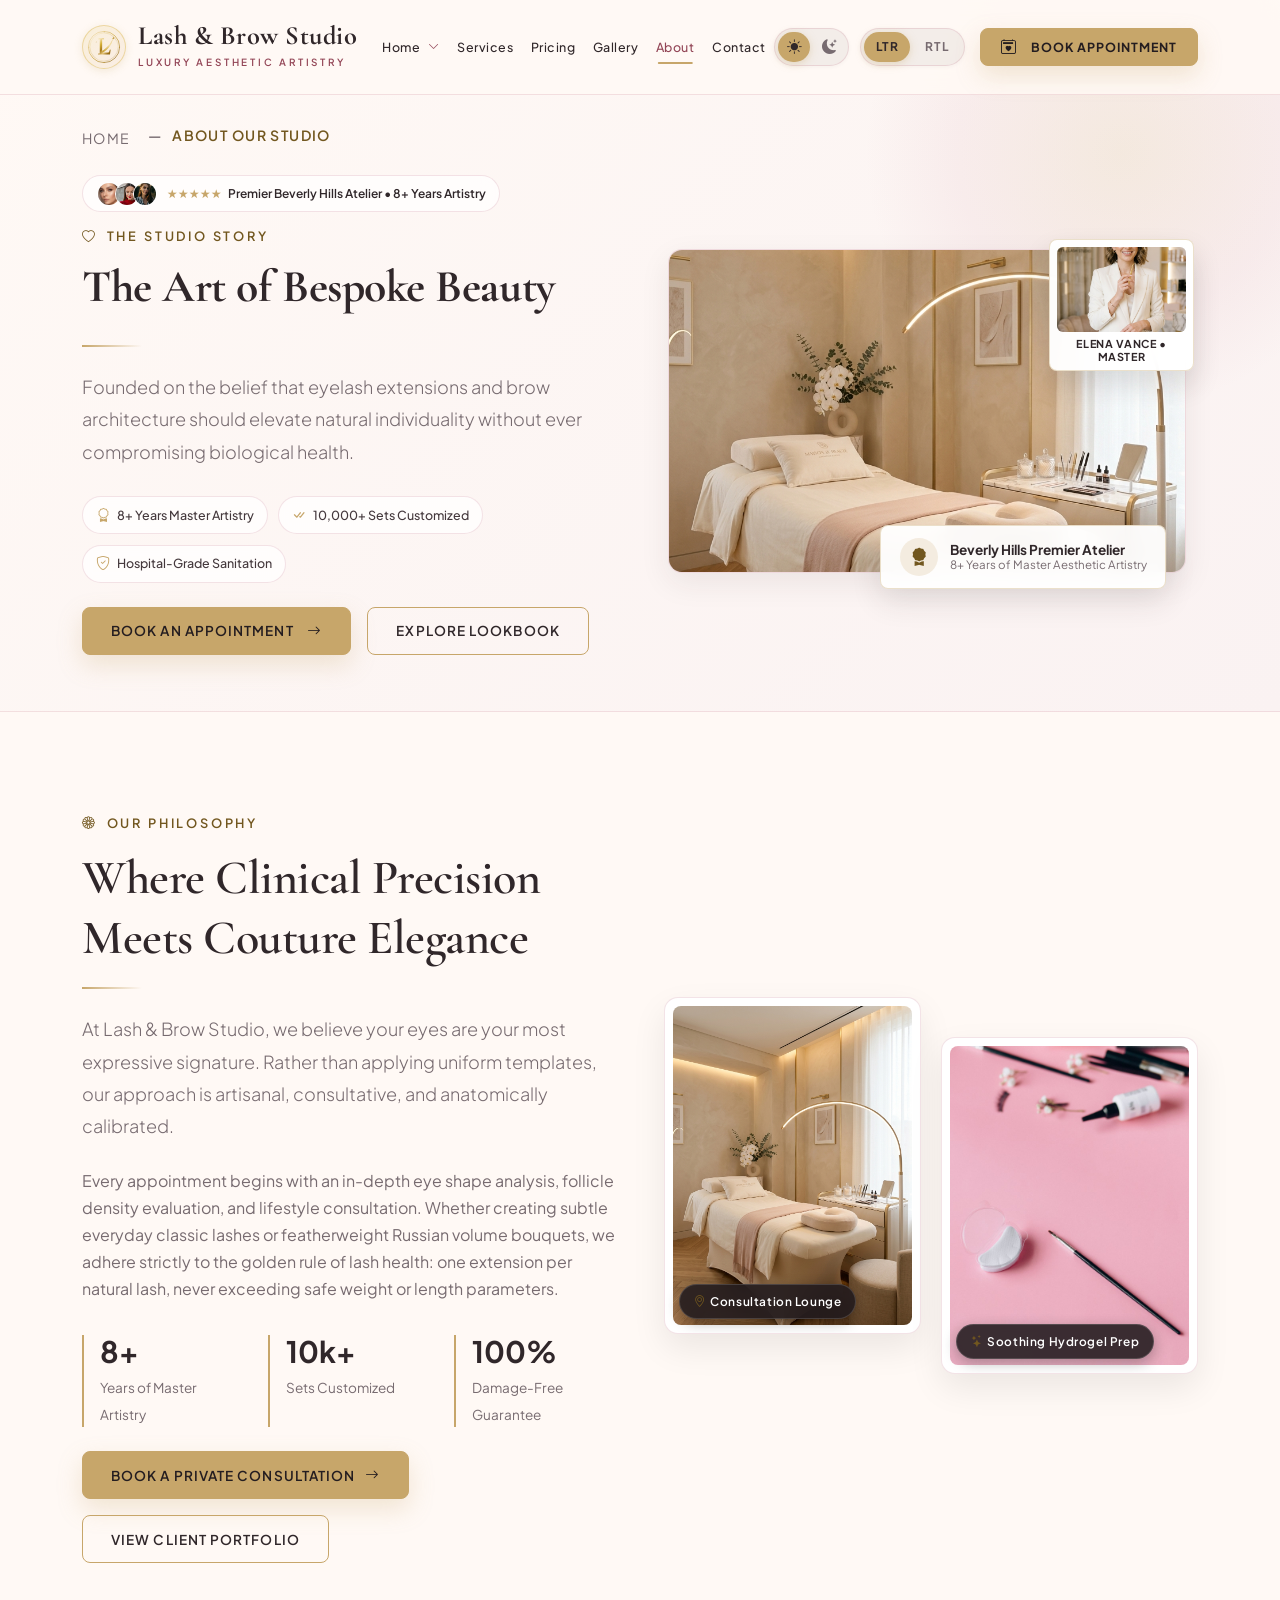
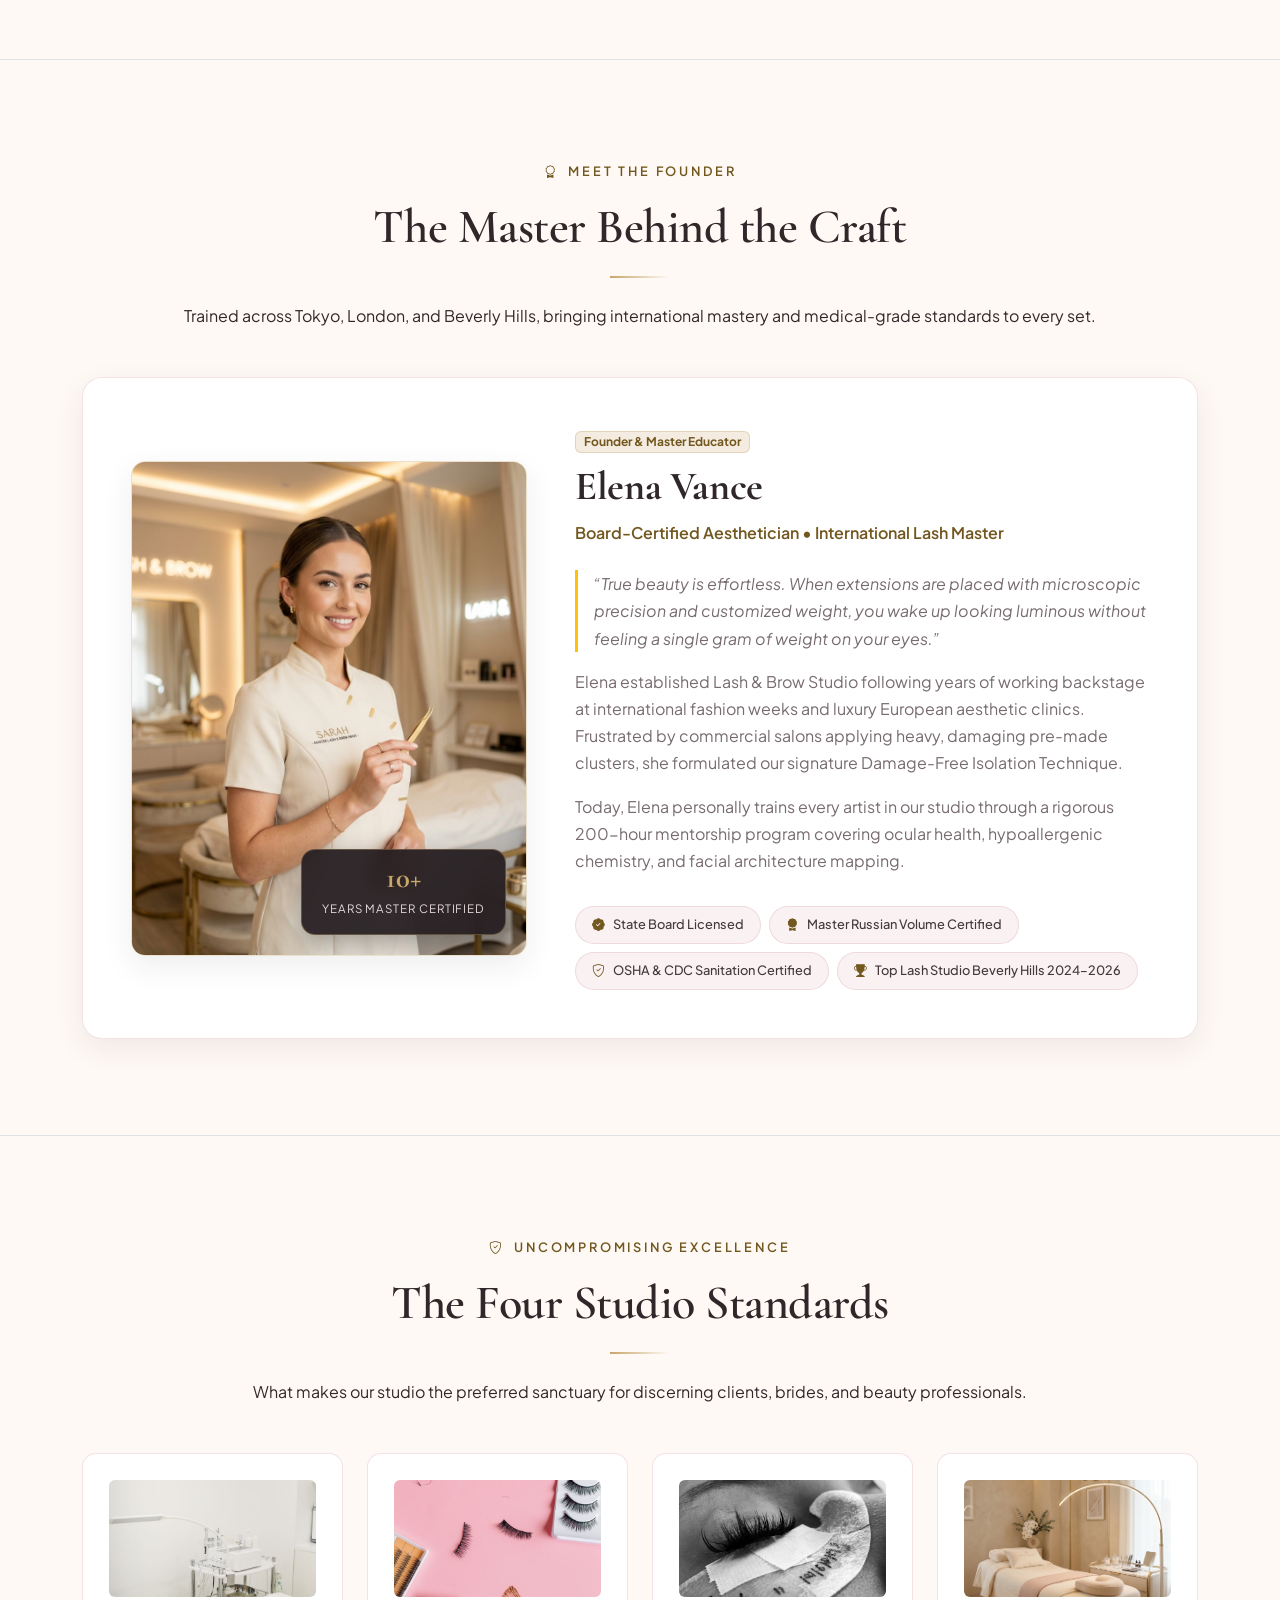
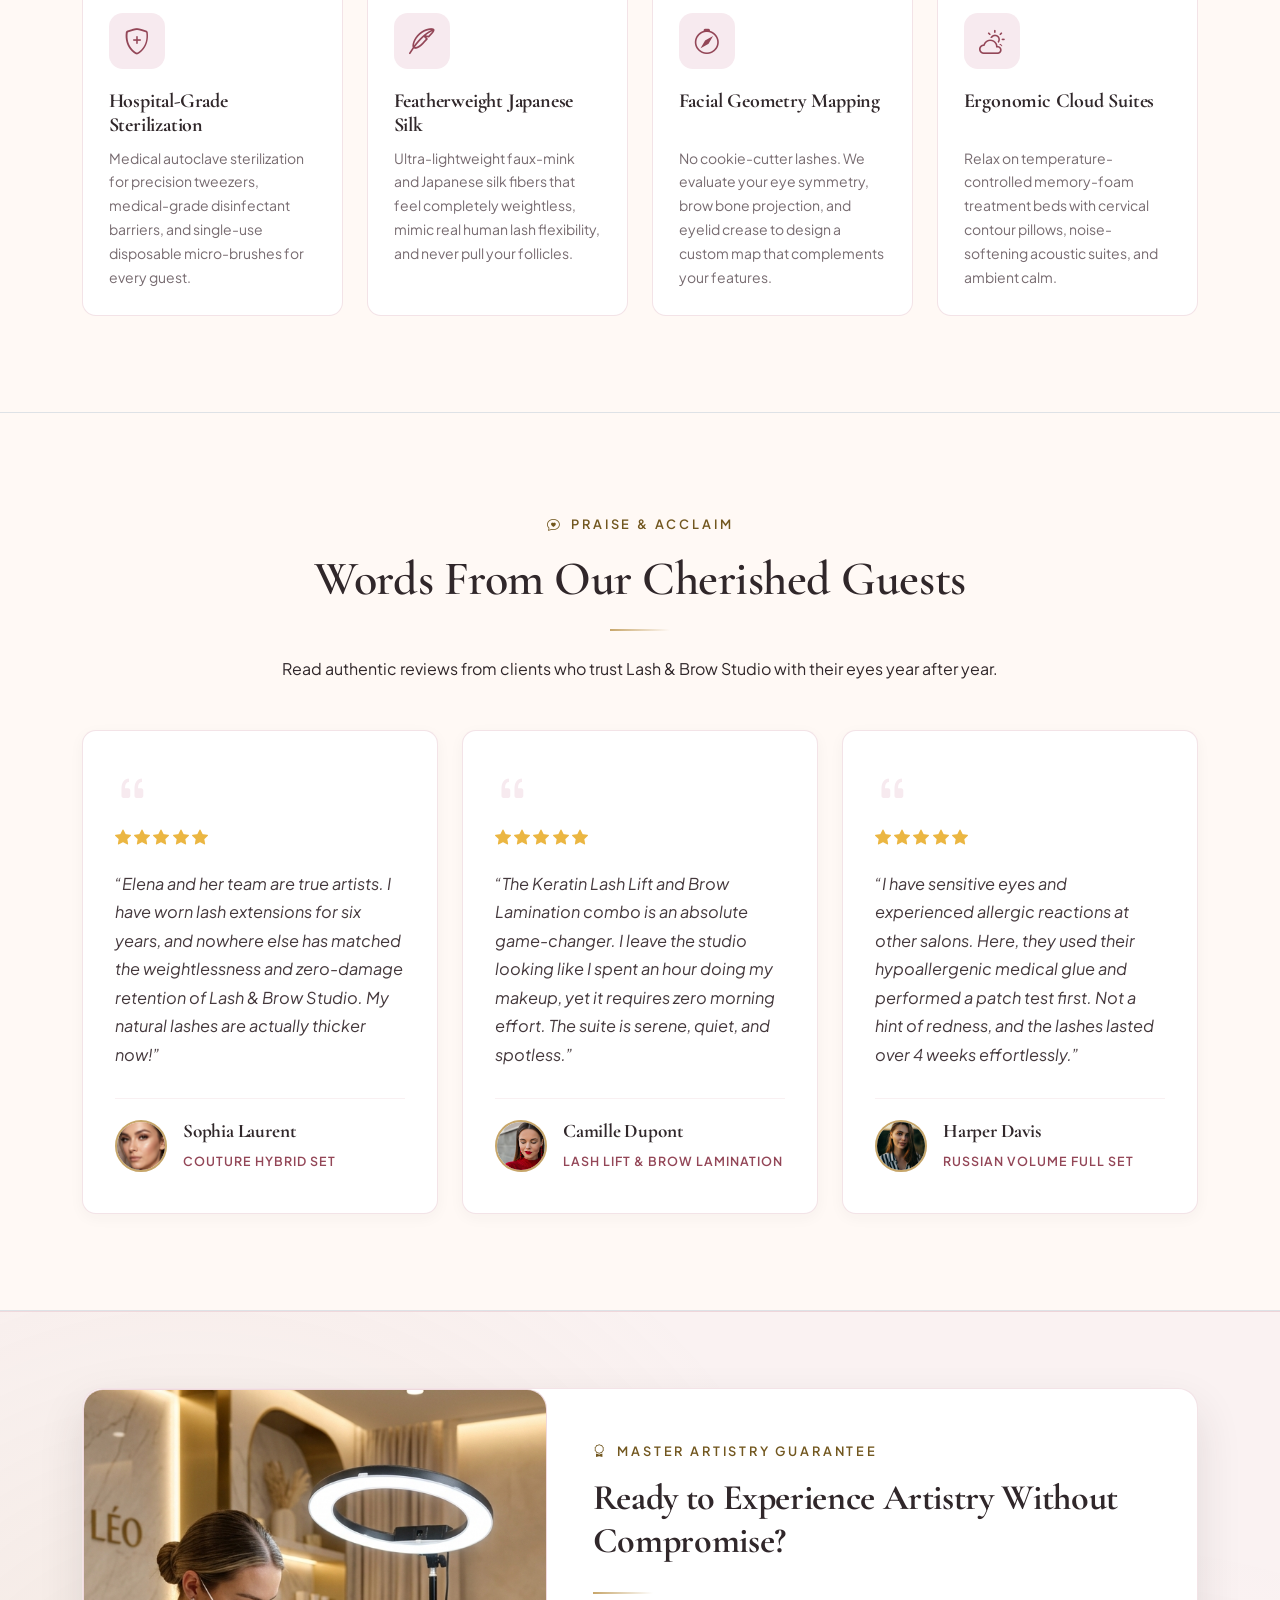
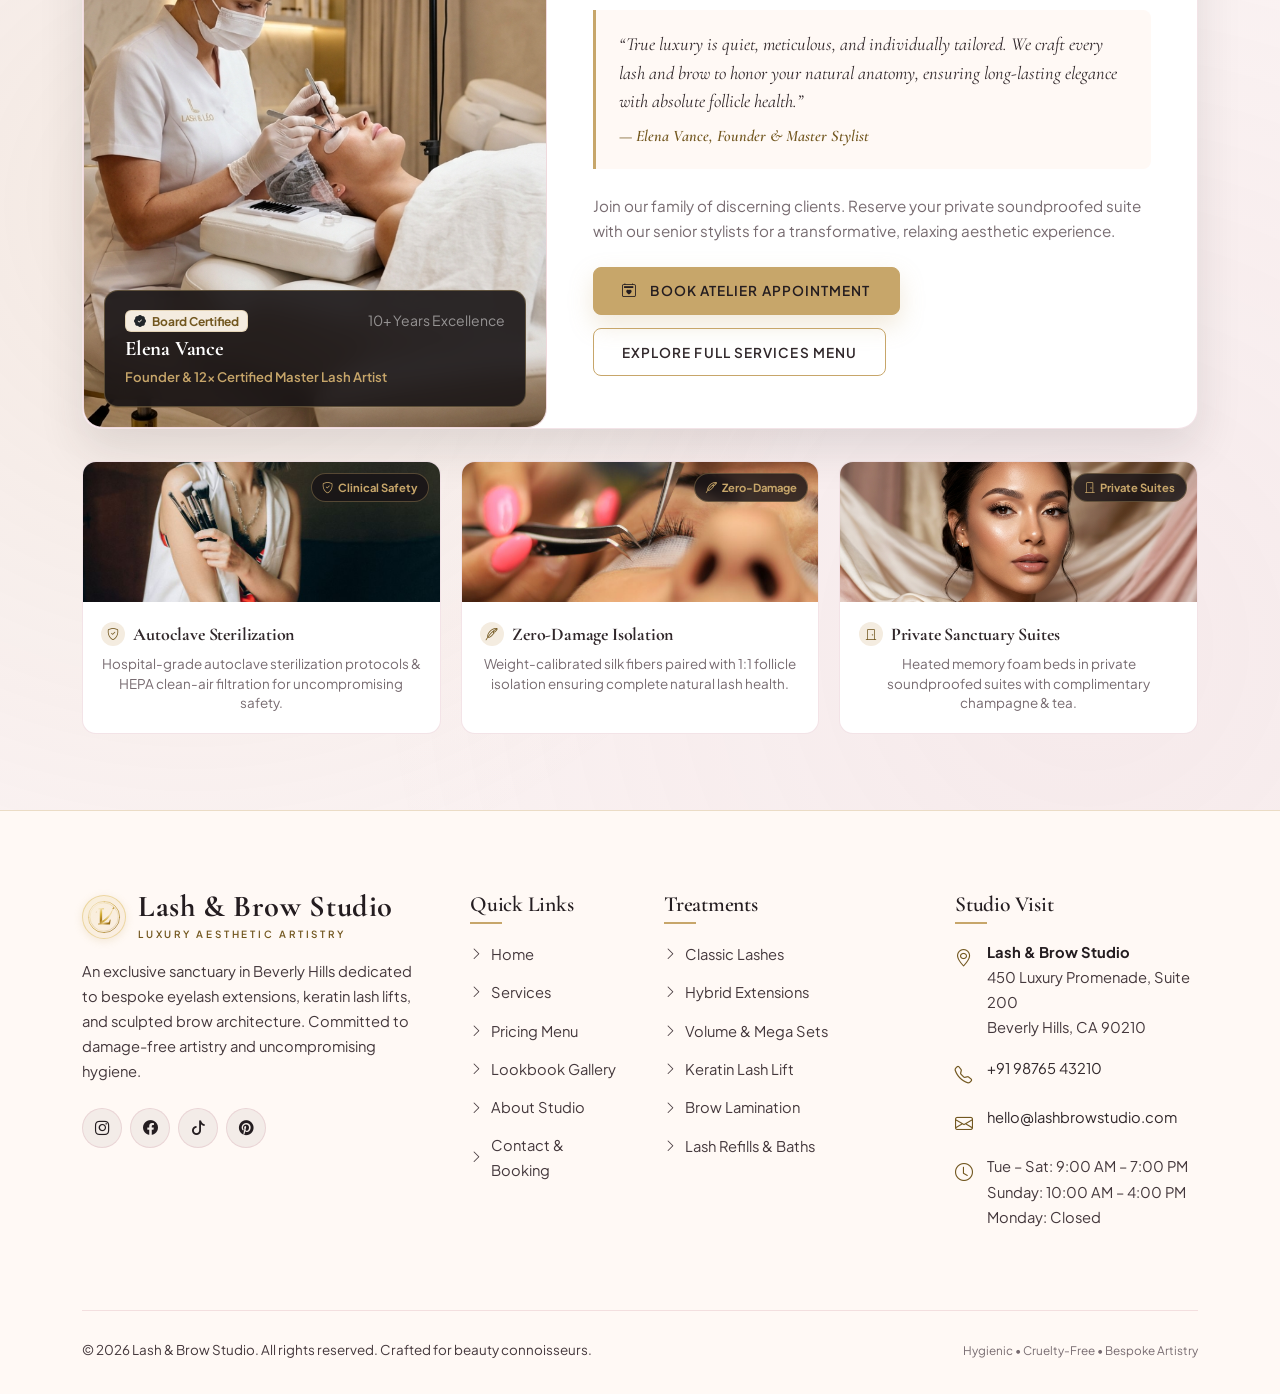
<file: about.html>
<!DOCTYPE html>
<html lang="en" dir="ltr" data-theme="light">
<head>
  <meta charset="UTF-8">
  <meta name="viewport" content="width=device-width, initial-scale=1.0">
  <meta name="description" content="Discover the story, master artists, and philosophy behind Lash &amp; Brow Studio. Experience medical-grade hygiene, bespoke lash mapping, and damage-free artistry in Beverly Hills.">
  <meta name="keywords" content="about lash studio, eyelash extension artist, brow specialist, luxury lash salon beverly hills, lash damage-free guarantee">
  <meta name="author" content="Lash &amp; Brow Studio">
  <meta name="theme-color" content="#FFF9F5">

  <title>About Our Studio &amp; Artists — Lash &amp; Brow Studio</title>
  <link rel="icon" type="image/svg+xml" href="assets/images/logo/logo-l.svg">

  <!-- Google Fonts: Playfair Display (Serif) & Plus Jakarta Sans (Sans-serif) -->
  <link rel="preconnect" href="https://fonts.googleapis.com">
  <link rel="preconnect" href="https://fonts.gstatic.com" crossorigin>
  <link href="https://fonts.googleapis.com/css2?family=Playfair+Display:ital,wght@0,400;0,600;0,700;1,400&family=Plus+Jakarta+Sans:wght@300;400;500;600;700&display=swap" rel="stylesheet">

  <!-- Bootstrap 5 CSS CDN -->
  <link href="https://cdn.jsdelivr.net/npm/bootstrap@5.3.3/dist/css/bootstrap.min.css" rel="stylesheet" integrity="sha384-QWTKZyjpPEjISv5WaRU9OFeRpok6YctnYmDr5pNlyT2bRjXh0JMhjY6hW+ALEwIH" crossorigin="anonymous">

  <!-- Bootstrap Icons CDN -->
  <link rel="stylesheet" href="https://cdn.jsdelivr.net/npm/bootstrap-icons@1.11.3/font/bootstrap-icons.min.css">

  <!-- Custom Stylesheets -->
  <link rel="stylesheet" href="css/style.css">
  <link rel="stylesheet" href="css/components.css">
  <link rel="stylesheet" href="css/responsive.css">

  <!-- Instant Theme & Direction Restoration (Zero Flash) -->
  <script>
    (function() {
      const savedTheme = localStorage.getItem('studio-theme') || 'light';
      document.documentElement.setAttribute('data-theme', savedTheme);
      const savedDir = localStorage.getItem('studio-direction') || 'ltr';
      document.documentElement.setAttribute('dir', savedDir);
      document.documentElement.dir = savedDir;
    })();
  </script>
</head>
<body class="page-about">

  <!-- ========================================================================
       SHARED NAVIGATION BAR
       ======================================================================== -->
  <header>
    <nav class="navbar navbar-expand-xl navbar-luxury fixed-top" aria-label="Main Navigation">
      <div class="container navbar-container">
        <!-- Logo on Left -->
        <a class="navbar-brand navbar-brand-luxury" href="index.html" aria-label="Lash &amp; Brow Studio Home">
          <span class="brand-logo-wrap">
            <img src="assets/images/logo/logo-l.svg" alt="L" class="brand-logo-img" width="40" height="40">
          </span>
          <span class="brand-text-wrap">
            <span class="brand-main">Lash &amp; Brow Studio</span>
            <span class="brand-sub">Luxury Aesthetic Artistry</span>
          </span>
        </a>

        <!-- Hamburger Toggler Button (Mobile & Tablet) -->
        <button class="navbar-toggler" type="button" id="navbarLuxuryToggler" data-bs-toggle="collapse" data-bs-target="#navbarLuxuryCollapse" aria-controls="navbarLuxuryCollapse" aria-expanded="false" aria-label="Toggle navigation">
          <i class="bi bi-list fs-2"></i>
        </button>

        <!-- Navbar Collapse -->
        <div class="collapse navbar-collapse" id="navbarLuxuryCollapse">
          <!-- Center Navigation Links -->
          <ul class="navbar-nav navbar-nav-center mx-auto align-items-lg-center">
            <li class="nav-item dropdown">
              <a class="nav-link dropdown-toggle" href="#" id="homeDropdown" role="button" data-bs-toggle="dropdown" aria-expanded="false">
                Home <i class="bi bi-chevron-down nav-dropdown-icon"></i>
              </a>
              <ul class="dropdown-menu dropdown-menu-luxury" aria-labelledby="homeDropdown">
                <li><a class="dropdown-item" href="index.html">Home 1</a></li>
                <li><a class="dropdown-item" href="index2.html">Home 2</a></li>
              </ul>
            </li>
            <li class="nav-item">
              <a class="nav-link" href="services.html">Services</a>
            </li>
            <li class="nav-item">
              <a class="nav-link" href="pricing.html">Pricing</a>
            </li>
            <li class="nav-item">
              <a class="nav-link" href="gallery.html">Gallery</a>
            </li>
            <li class="nav-item">
              <a class="nav-link active" aria-current="page" href="about.html">About</a>
            </li>
            <li class="nav-item">
              <a class="nav-link" href="contact.html">Contact</a>
            </li>
          </ul>

          <!-- Right Controls: Theme Symbols, Direction Buttons & CTA -->
          <div class="navbar-actions d-flex flex-column flex-lg-row align-items-stretch align-items-lg-center gap-2">
            <div class="nav-controls-row">
              <!-- Theme Selection Symbol Buttons -->
              <div class="nav-control-group theme-toggle-group" role="group" aria-label="Theme Selection">
                <button type="button" class="btn-nav-symbol active" id="themeLightBtn" data-theme-val="light" aria-label="Light Mode" title="Light Mode" aria-pressed="true">
                  <i class="bi bi-sun-fill"></i>
                </button>
                <button type="button" class="btn-nav-symbol" id="themeDarkBtn" data-theme-val="dark" aria-label="Dark Mode" title="Dark Mode" aria-pressed="false">
                  <i class="bi bi-moon-stars-fill"></i>
                </button>
              </div>

              <!-- Direction Selection Text Buttons -->
              <div class="nav-control-group dir-toggle-group" role="group" aria-label="Layout Direction">
                <button type="button" class="btn-nav-dir active" id="dirLtrBtn" data-dir-val="ltr" aria-label="Left to Right Direction" aria-pressed="true">
                  LTR
                </button>
                <button type="button" class="btn-nav-dir" id="dirRtlBtn" data-dir-val="rtl" aria-label="Right to Left Direction" aria-pressed="false">
                  RTL
                </button>
              </div>
            </div>

            <!-- CTA Button -->
            <div class="navbar-nav-cta">
              <a href="contact.html#bookingCard" class="btn-luxury btn-luxury-primary btn-luxury-sm text-nowrap">
                <i class="bi bi-calendar2-heart me-1"></i> Book Appointment
              </a>
            </div>
          </div>
        </div>
      </div>
    </nav>
  </header>

  <main id="mainContent">

    <!-- ========================================================================
         PAGE HERO (UNIFIED LUXURY HERO)
         ======================================================================== -->
    <section class="subpage-hero-luxury" aria-labelledby="aboutHeroHeading">
      <div class="container subpage-hero-container">
        <!-- Breadcrumbs -->
        <nav aria-label="Breadcrumb" class="breadcrumb-luxury">
          <ol class="breadcrumb">
            <li class="breadcrumb-item"><a href="index.html">Home</a></li>
            <li class="breadcrumb-item active" aria-current="page">About Our Studio</li>
          </ol>
        </nav>

        <div class="row align-items-center g-4 g-lg-5">
          <div class="col-lg-6 subpage-hero-content">
            <!-- Social Proof Rating Cluster -->
            <div class="subpage-hero-proof">
              <div class="proof-avatar-group">
                <img src="assets/images/testimonials/client-1.jpg" alt="Client" class="proof-avatar" width="24" height="24">
                <img src="assets/images/testimonials/client-2.jpg" alt="Client" class="proof-avatar" width="24" height="24">
                <img src="assets/images/testimonials/client-3.jpg" alt="Client" class="proof-avatar" width="24" height="24">
              </div>
              <div class="proof-text">
                <span class="proof-stars">&#9733;&#9733;&#9733;&#9733;&#9733;</span>
                <span>Premier Beverly Hills Atelier &bull; 8+ Years Artistry</span>
              </div>
            </div>

            <span class="eyebrow"><i class="bi bi-heart me-1 text-gold"></i> THE STUDIO STORY</span>
            <h1 id="aboutHeroHeading" class="subpage-hero-title">The Art of Bespoke Beauty</h1>
            <div class="divider-gold"></div>
            <p class="lead-luxury mb-2">
              Founded on the belief that eyelash extensions and brow architecture should elevate natural individuality without ever compromising biological health.
            </p>

            <!-- Trust Pills -->
            <div class="subpage-hero-pills">
              <span class="subpage-hero-pill"><i class="bi bi-award"></i> 8+ Years Master Artistry</span>
              <span class="subpage-hero-pill"><i class="bi bi-check-all"></i> 10,000+ Sets Customized</span>
              <span class="subpage-hero-pill"><i class="bi bi-shield-check"></i> Hospital-Grade Sanitation</span>
            </div>

            <div class="d-flex flex-wrap gap-3">
              <a href="contact.html#bookingCard" class="btn-luxury btn-luxury-primary">
                Book An Appointment <i class="bi bi-arrow-right ms-1"></i>
              </a>
              <a href="gallery.html" class="btn-luxury btn-luxury-secondary">
                Explore Lookbook
              </a>
            </div>
          </div>

          <div class="col-lg-6">
            <div class="subpage-hero-visual-wrap">
              <div class="subpage-hero-visual">
                <!-- Decorative Gold Accent Frame -->
                <div class="subpage-hero-frame"></div>

                <!-- Secondary Floating Inset Feature Card -->
                <div class="subpage-hero-inset-card">
                  <div class="subpage-hero-inset-img">
                    <img src="assets/images/team/expert-elena.jpg" alt="Elena Vance, Founder &amp; Master Stylist" loading="eager" width="150" height="90">
                  </div>
                  <div class="subpage-hero-inset-caption">Elena Vance &bull; Master</div>
                </div>

                <!-- Main Hero Image Card -->
                <div class="subpage-hero-image-card">
                  <img src="assets/images/about/about-studio.jpg" alt="Lash &amp; Brow Studio Beverly Hills Luxury Atelier Interior" class="img-fluid" width="1200" height="900" loading="eager">
                </div>

                <!-- Floating Credential Badge -->
                <div class="subpage-hero-badge">
                  <div class="subpage-hero-badge-icon">
                    <i class="bi bi-award-fill"></i>
                  </div>
                  <div>
                    <div class="subpage-hero-badge-title">Beverly Hills Premier Atelier</div>
                    <div class="subpage-hero-badge-subtitle">8+ Years of Master Aesthetic Artistry</div>
                  </div>
                </div>
              </div>
            </div>
          </div>
        </div>
      </div>
    </section>

    <!-- ========================================================================
         STUDIO PHILOSOPHY & COLLAGE SECTION
         ======================================================================== -->
    <section class="section-padding bg-card-theme" aria-labelledby="philosophyHeading">
      <div class="container">
        <div class="row align-items-center g-5">
          <!-- Text Column -->
          <div class="col-lg-6">
            <span class="eyebrow"><i class="bi bi-flower1 me-1 text-gold"></i> OUR PHILOSOPHY</span>
            <h2 id="philosophyHeading" class="section-title mb-3">Where Clinical Precision Meets Couture Elegance</h2>
            <div class="divider-gold"></div>
            <p class="lead-luxury mb-4">
              At Lash &amp; Brow Studio, we believe your eyes are your most expressive signature. Rather than applying uniform templates, our approach is artisanal, consultative, and anatomically calibrated.
            </p>
            <p class="text-muted-custom mb-4">
              Every appointment begins with an in-depth eye shape analysis, follicle density evaluation, and lifestyle consultation. Whether creating subtle everyday classic lashes or featherweight Russian volume bouquets, we adhere strictly to the golden rule of lash health: one extension per natural lash, never exceeding safe weight or length parameters.
            </p>

            <!-- Stats Grid -->
            <div class="about-stats-grid mb-4">
              <div class="about-stat-item">
                <span class="about-stat-value">8+</span>
                <span class="about-stat-label">Years of Master Artistry</span>
              </div>
              <div class="about-stat-item">
                <span class="about-stat-value">10k+</span>
                <span class="about-stat-label">Sets Customized</span>
              </div>
              <div class="about-stat-item">
                <span class="about-stat-value">100%</span>
                <span class="about-stat-label">Damage-Free Guarantee</span>
              </div>
            </div>

            <div class="d-flex flex-wrap gap-3">
              <a href="contact.html#bookingCard" class="btn-luxury btn-luxury-primary">
                Book a Private Consultation <i class="bi bi-arrow-right"></i>
              </a>
              <a href="gallery.html" class="btn-luxury btn-luxury-secondary">
                View Client Portfolio
              </a>
            </div>
          </div>

          <!-- Collage Images Column -->
          <div class="col-lg-6">
            <div class="about-collage-grid">
              <div class="about-collage-item">
                <div class="about-card-img">
                  <img src="assets/images/contact/concierge-welcome.jpg" alt="Luxury lash studio consultation lounge and private reception" loading="lazy">
                  <div class="about-tag">
                    <i class="bi bi-geo-alt me-1 text-gold"></i> Consultation Lounge
                  </div>
                </div>
              </div>
              <div class="about-collage-item about-collage-right">
                <div class="about-card-img">
                  <img src="assets/images/services/lash-gel-pads.jpg" alt="Soothing hydrogel prep and delicate natural lash isolation" loading="lazy">
                  <div class="about-tag">
                    <i class="bi bi-stars me-1 text-gold"></i> Soothing Hydrogel Prep
                  </div>
                </div>
              </div>
            </div>
          </div>
        </div>
      </div>
    </section>

    <!-- ========================================================================
         FOUNDER & MASTER ARTIST SPOTLIGHT
         ======================================================================== -->
    <section class="section-padding bg-ivory border-top border-bottom" aria-labelledby="artistSpotlightHeading">
      <div class="container">
        <div class="text-center mb-5">
          <span class="eyebrow"><i class="bi bi-award me-1 text-gold"></i> MEET THE FOUNDER</span>
          <h2 id="artistSpotlightHeading" class="section-title">The Master Behind the Craft</h2>
          <div class="divider-gold mx-auto"></div>
          <p class="section-subtitle mt-3">
            Trained across Tokyo, London, and Beverly Hills, bringing international mastery and medical-grade standards to every set.
          </p>
        </div>

        <div class="artist-spotlight-card">
          <div class="row align-items-center g-5">
            <!-- Artist Portrait -->
            <div class="col-lg-5">
              <div class="artist-portrait-wrap">
                <img src="assets/images/about/about-artist.jpg" alt="Elena Vance - Founder and Master Lash Artist">
                <div class="artist-experience-badge">
                  <span class="badge-number">10+</span>
                  <span class="badge-text">Years Master Certified</span>
                </div>
              </div>
            </div>

            <!-- Artist Biography & Credentials -->
            <div class="col-lg-7">
              <span class="badge badge-gold mb-2">Founder &amp; Master Educator</span>
              <h3 class="display-6 font-serif fw-bold mb-2">Elena Vance</h3>
              <p class="text-gold fw-semibold mb-4">Board-Certified Aesthetician &bull; International Lash Master</p>
              
              <blockquote class="border-start border-3 border-warning ps-3 my-3 fst-italic text-muted-custom">
                &ldquo;True beauty is effortless. When extensions are placed with microscopic precision and customized weight, you wake up looking luminous without feeling a single gram of weight on your eyes.&rdquo;
              </blockquote>

              <p class="text-muted-custom mb-3">
                Elena established Lash &amp; Brow Studio following years of working backstage at international fashion weeks and luxury European aesthetic clinics. Frustrated by commercial salons applying heavy, damaging pre-made clusters, she formulated our signature Damage-Free Isolation Technique.
              </p>
              <p class="text-muted-custom mb-4">
                Today, Elena personally trains every artist in our studio through a rigorous 200-hour mentorship program covering ocular health, hypoallergenic chemistry, and facial architecture mapping.
              </p>

              <!-- Credentials Pills -->
              <div class="d-flex flex-wrap gap-2 pt-2">
                <span class="credential-pill"><i class="bi bi-patch-check-fill"></i> State Board Licensed</span>
                <span class="credential-pill"><i class="bi bi-award-fill"></i> Master Russian Volume Certified</span>
                <span class="credential-pill"><i class="bi bi-shield-check"></i> OSHA &amp; CDC Sanitation Certified</span>
                <span class="credential-pill"><i class="bi bi-trophy-fill"></i> Top Lash Studio Beverly Hills 2024–2026</span>
              </div>
            </div>
          </div>
        </div>
      </div>
    </section>

    <!-- ========================================================================
         FOUR CORE STUDIO STANDARDS
         ======================================================================== -->
    <section class="section-padding bg-card-theme" aria-labelledby="standardsHeading">
      <div class="container">
        <div class="text-center mb-5">
          <span class="eyebrow"><i class="bi bi-shield-check me-1 text-gold"></i> UNCOMPROMISING EXCELLENCE</span>
          <h2 id="standardsHeading" class="section-title">The Four Studio Standards</h2>
          <div class="divider-gold mx-auto"></div>
          <p class="section-subtitle mt-3">
            What makes our studio the preferred sanctuary for discerning clients, brides, and beauty professionals.
          </p>
        </div>

        <div class="standard-grid">
          <!-- Standard 1 -->
          <div class="standard-grid-item">
            <div class="standard-card">
              <div class="ratio ratio-16x9 rounded overflow-hidden mb-3">
                <img src="assets/images/about/hospital-grade-sanitation.jpg" alt="Hospital-Grade Medical Autoclave Sterilization" class="w-100 h-100 object-fit-cover" loading="lazy">
              </div>
              <div class="standard-icon">
                <i class="bi bi-shield-plus"></i>
              </div>
              <h3 class="h5 fw-bold mb-2">Hospital-Grade Sterilization</h3>
              <p class="text-muted-custom small mb-0">
                Medical autoclave sterilization for precision tweezers, medical-grade disinfectant barriers, and single-use disposable micro-brushes for every guest.
              </p>
            </div>
          </div>

          <!-- Standard 2 -->
          <div class="standard-grid-item">
            <div class="standard-card">
              <div class="ratio ratio-16x9 rounded overflow-hidden mb-3">
                <img src="assets/images/pricing/bundle-radiance.jpg" alt="Featherweight Japanese Silk Lash Fibers" class="w-100 h-100 object-fit-cover" loading="lazy">
              </div>
              <div class="standard-icon">
                <i class="bi bi-feather"></i>
              </div>
              <h3 class="h5 fw-bold mb-2">Featherweight Japanese Silk</h3>
              <p class="text-muted-custom small mb-0">
                Ultra-lightweight faux-mink and Japanese silk fibers that feel completely weightless, mimic real human lash flexibility, and never pull your follicles.
              </p>
            </div>
          </div>

          <!-- Standard 3 -->
          <div class="standard-grid-item">
            <div class="standard-card">
              <div class="ratio ratio-16x9 rounded overflow-hidden mb-3">
                <img src="assets/images/services/lash-mapping-process.jpg" alt="Facial Geometry &amp; Eye Symmetry Mapping" class="w-100 h-100 object-fit-cover" loading="lazy">
              </div>
              <div class="standard-icon">
                <i class="bi bi-compass"></i>
              </div>
              <h3 class="h5 fw-bold mb-2">Facial Geometry Mapping</h3>
              <p class="text-muted-custom small mb-0">
                No cookie-cutter lashes. We evaluate your eye symmetry, brow bone projection, and eyelid crease to design a custom map that complements your features.
              </p>
            </div>
          </div>

          <!-- Standard 4 -->
          <div class="standard-grid-item">
            <div class="standard-card">
              <div class="ratio ratio-16x9 rounded overflow-hidden mb-3">
                <img src="assets/images/pricing/pricing-suite.jpg" alt="Ergonomic Cloud Treatment Suites with heated memory foam" class="w-100 h-100 object-fit-cover" loading="lazy">
              </div>
              <div class="standard-icon">
                <i class="bi bi-cloud-sun"></i>
              </div>
              <h3 class="h5 fw-bold mb-2">Ergonomic Cloud Suites</h3>
              <p class="text-muted-custom small mb-0">
                Relax on temperature-controlled memory-foam treatment beds with cervical contour pillows, noise-softening acoustic suites, and ambient calm.
              </p>
            </div>
          </div>
        </div>
      </div>
    </section>

    <!-- ========================================================================
         CLIENT EXPERIENCES & REVIEWS
         ======================================================================== -->
    <section class="section-padding bg-ivory border-top border-bottom" aria-labelledby="testimonialsHeading">
      <div class="container">
        <div class="text-center mb-5">
          <span class="eyebrow"><i class="bi bi-chat-heart me-1 text-gold"></i> PRAISE &amp; ACCLAIM</span>
          <h2 id="testimonialsHeading" class="section-title">Words From Our Cherished Guests</h2>
          <div class="divider-gold mx-auto"></div>
          <p class="section-subtitle mt-3">
            Read authentic reviews from clients who trust Lash &amp; Brow Studio with their eyes year after year.
          </p>
        </div>

        <div class="row g-4">
          <!-- Review 1 -->
          <div class="col-lg-4 col-md-6">
            <div class="testimonial-card">
              <div class="testimonial-quote-icon"><i class="bi bi-quote"></i></div>
              <div class="star-rating">
                <i class="bi bi-star-fill"></i><i class="bi bi-star-fill"></i><i class="bi bi-star-fill"></i><i class="bi bi-star-fill"></i><i class="bi bi-star-fill"></i>
              </div>
              <p class="testimonial-text">
                &ldquo;Elena and her team are true artists. I have worn lash extensions for six years, and nowhere else has matched the weightlessness and zero-damage retention of Lash &amp; Brow Studio. My natural lashes are actually thicker now!&rdquo;
              </p>
              <div class="testimonial-author">
                <img src="assets/images/testimonials/client-1.jpg" alt="Sophia Laurent portrait" class="testimonial-avatar">
                <div>
                  <h4 class="testimonial-name">Sophia Laurent</h4>
                  <span class="testimonial-treatment">Couture Hybrid Set</span>
                </div>
              </div>
            </div>
          </div>

          <!-- Review 2 -->
          <div class="col-lg-4 col-md-6">
            <div class="testimonial-card">
              <div class="testimonial-quote-icon"><i class="bi bi-quote"></i></div>
              <div class="star-rating">
                <i class="bi bi-star-fill"></i><i class="bi bi-star-fill"></i><i class="bi bi-star-fill"></i><i class="bi bi-star-fill"></i><i class="bi bi-star-fill"></i>
              </div>
              <p class="testimonial-text">
                &ldquo;The Keratin Lash Lift and Brow Lamination combo is an absolute game-changer. I leave the studio looking like I spent an hour doing my makeup, yet it requires zero morning effort. The suite is serene, quiet, and spotless.&rdquo;
              </p>
              <div class="testimonial-author">
                <img src="assets/images/testimonials/client-2.jpg" alt="Camille Dupont portrait" class="testimonial-avatar">
                <div>
                  <h4 class="testimonial-name">Camille Dupont</h4>
                  <span class="testimonial-treatment">Lash Lift &amp; Brow Lamination</span>
                </div>
              </div>
            </div>
          </div>

          <!-- Review 3 -->
          <div class="col-lg-4 col-md-6">
            <div class="testimonial-card">
              <div class="testimonial-quote-icon"><i class="bi bi-quote"></i></div>
              <div class="star-rating">
                <i class="bi bi-star-fill"></i><i class="bi bi-star-fill"></i><i class="bi bi-star-fill"></i><i class="bi bi-star-fill"></i><i class="bi bi-star-fill"></i>
              </div>
              <p class="testimonial-text">
                &ldquo;I have sensitive eyes and experienced allergic reactions at other salons. Here, they used their hypoallergenic medical glue and performed a patch test first. Not a hint of redness, and the lashes lasted over 4 weeks effortlessly.&rdquo;
              </p>
              <div class="testimonial-author">
                <img src="assets/images/testimonials/client-3.jpg" alt="Harper Davis portrait" class="testimonial-avatar">
                <div>
                  <h4 class="testimonial-name">Harper Davis</h4>
                  <span class="testimonial-treatment">Russian Volume Full Set</span>
                </div>
              </div>
            </div>
          </div>
        </div>
      </div>
    </section>

    <!-- ========================================================================
         SECTION 6: MASTER ARTIST SPOTLIGHT & CLINICAL ARTISTRY (ENHANCED FINAL SECTION)
         ======================================================================== -->
    <section class="final-section-luxury final-sec-about" aria-labelledby="ctaAboutHeading">
      <div class="container">
        <!-- Master Artist Spotlight Card -->
        <div class="final-card-visual-wrap mb-4">
          <div class="row g-0 align-items-stretch">
            <!-- Left Artist Portrait Side -->
            <div class="col-lg-5 order-lg-1 order-2">
              <div class="about-artist-showcase-card">
                <img src="assets/images/hero/hero-treatment.jpg" alt="Founder &amp; Master Lash Artist Elena Vance consulting with client" class="img-fluid" loading="lazy" width="800" height="600">
                <div class="about-artist-badge">
                  <div class="d-flex align-items-center justify-content-between mb-1">
                    <span class="badge badge-gold px-2 py-1"><i class="bi bi-patch-check-fill text-dark me-1"></i> Board Certified</span>
                    <small class="text-white-50">10+ Years Excellence</small>
                  </div>
                  <h3 class="about-artist-badge-title">Elena Vance</h3>
                  <span class="about-artist-badge-role">Founder &amp; 12x Certified Master Lash Artist</span>
                </div>
              </div>
            </div>

            <!-- Right Philosophy & CTA Side -->
            <div class="col-lg-7 order-lg-2 order-1">
              <div class="final-card-content-side">
                <span class="eyebrow text-gold"><i class="bi bi-award me-1"></i> MASTER ARTISTRY GUARANTEE</span>
                <h2 id="ctaAboutHeading" class="final-card-title">Ready to Experience Artistry Without Compromise?</h2>
                <div class="divider-gold mb-3"></div>

                <div class="about-quote-box">
                  &ldquo;True luxury is quiet, meticulous, and individually tailored. We craft every lash and brow to honor your natural anatomy, ensuring long-lasting elegance with absolute follicle health.&rdquo;
                  <div class="mt-2 text-gold small font-sans fw-semibold">&mdash; Elena Vance, Founder &amp; Master Stylist</div>
                </div>

                <p class="final-card-desc mb-4">
                  Join our family of discerning clients. Reserve your private soundproofed suite with our senior stylists for a transformative, relaxing aesthetic experience.
                </p>

                <div class="final-card-actions">
                  <a href="contact.html#bookingCard" class="btn-luxury btn-luxury-primary">
                    <i class="bi bi-calendar2-heart me-1"></i> Book Atelier Appointment
                  </a>
                  <a href="services.html" class="btn-luxury btn-luxury-secondary">
                    Explore Full Services Menu
                  </a>
                </div>
              </div>
            </div>
          </div>
        </div>

        <!-- 3-Column Clinical Safety & Comfort Pillars with Authentic Studio Visuals -->
        <div class="about-pillars-row">
          <div class="about-pillar-card">
            <div class="about-pillar-media">
              <img src="assets/images/about/clinical-sterilization-pouch.jpg" alt="Clinical hospital-grade sterilization protocols" loading="lazy" width="400" height="250">
              <span class="about-pillar-media-badge"><i class="bi bi-shield-check"></i> Clinical Safety</span>
            </div>
            <div class="about-pillar-body">
              <div class="d-flex align-items-center gap-2 mb-2">
                <div class="final-perk-icon"><i class="bi bi-shield-check"></i></div>
                <h4 class="mb-0">Autoclave Sterilization</h4>
              </div>
              <p>Hospital-grade autoclave sterilization protocols &amp; HEPA clean-air filtration for uncompromising safety.</p>
            </div>
          </div>

          <div class="about-pillar-card">
            <div class="about-pillar-media">
              <img src="assets/images/lash-styles/master-classic.jpg" alt="Master lash artist performing zero-damage isolation" loading="lazy" width="400" height="250">
              <span class="about-pillar-media-badge"><i class="bi bi-feather"></i> Zero-Damage</span>
            </div>
            <div class="about-pillar-body">
              <div class="d-flex align-items-center gap-2 mb-2">
                <div class="final-perk-icon"><i class="bi bi-feather"></i></div>
                <h4 class="mb-0">Zero-Damage Isolation</h4>
              </div>
              <p>Weight-calibrated silk fibers paired with 1:1 follicle isolation ensuring complete natural lash health.</p>
            </div>
          </div>

          <div class="about-pillar-card">
            <div class="about-pillar-media">
              <img src="assets/images/hero/hero-home2.jpg" alt="Private Beverly Hills treatment suite with memory foam ergonomics" loading="lazy" width="400" height="250">
              <span class="about-pillar-media-badge"><i class="bi bi-door-closed"></i> Private Suites</span>
            </div>
            <div class="about-pillar-body">
              <div class="d-flex align-items-center gap-2 mb-2">
                <div class="final-perk-icon"><i class="bi bi-door-closed"></i></div>
                <h4 class="mb-0">Private Sanctuary Suites</h4>
              </div>
              <p>Heated memory foam beds in private soundproofed suites with complimentary champagne &amp; tea.</p>
            </div>
          </div>
        </div>
      </div>
    </section>

  </main>

  <!-- ========================================================================
       SHARED FOOTER
       ======================================================================== -->
  <footer class="footer-luxury" aria-label="Studio Footer">
    <div class="container">
      <div class="row g-5">
        <!-- Col 1: Brand & Bio -->
        <div class="col-lg-4 col-md-6 footer-col-spacing">
          <a class="navbar-brand-luxury footer-brand-link mb-3" href="index.html" aria-label="Lash &amp; Brow Studio Home">
            <span class="brand-logo-wrap">
              <img src="assets/images/logo/logo-l.svg" alt="L" class="brand-logo-img" width="44" height="44">
            </span>
            <span class="brand-text-wrap">
              <span class="brand-main">Lash &amp; Brow Studio</span>
              <span class="brand-sub">Luxury Aesthetic Artistry</span>
            </span>
          </a>
          <p class="footer-text mb-4">
            An exclusive sanctuary in Beverly Hills dedicated to bespoke eyelash extensions, keratin lash lifts, and sculpted brow architecture. Committed to damage-free artistry and uncompromising hygiene.
          </p>
          <div class="footer-social-links d-flex gap-2" aria-label="Social media links">
            <a href="https://www.instagram.com/" target="_blank" rel="noopener noreferrer" class="social-btn" aria-label="Follow us on Instagram">
              <i class="bi bi-instagram"></i>
            </a>
            <a href="https://www.facebook.com/" target="_blank" rel="noopener noreferrer" class="social-btn" aria-label="Follow us on Facebook">
              <i class="bi bi-facebook"></i>
            </a>
            <a href="https://www.tiktok.com/" target="_blank" rel="noopener noreferrer" class="social-btn" aria-label="Follow us on TikTok">
              <i class="bi bi-tiktok"></i>
            </a>
            <a href="https://www.pinterest.com/" target="_blank" rel="noopener noreferrer" class="social-btn" aria-label="Follow us on Pinterest">
              <i class="bi bi-pinterest"></i>
            </a>
          </div>
        </div>

        <!-- Col 2: Quick Links -->
        <div class="col-lg-2 col-md-6 col-6 footer-col-spacing">
          <h3 class="footer-heading">Quick Links</h3>
          <ul class="footer-links">
            <li><a href="index.html"><i class="bi bi-chevron-right small"></i> Home</a></li>
            <li><a href="services.html"><i class="bi bi-chevron-right small"></i> Services</a></li>
            <li><a href="pricing.html"><i class="bi bi-chevron-right small"></i> Pricing Menu</a></li>
            <li><a href="gallery.html"><i class="bi bi-chevron-right small"></i> Lookbook Gallery</a></li>
            <li><a href="about.html"><i class="bi bi-chevron-right small"></i> About Studio</a></li>
            <li><a href="contact.html"><i class="bi bi-chevron-right small"></i> Contact &amp; Booking</a></li>
          </ul>
        </div>

        <!-- Col 3: Signature Services -->
        <div class="col-lg-3 col-md-6 col-6 footer-col-spacing">
          <h3 class="footer-heading">Treatments</h3>
          <ul class="footer-links">
            <li><a href="services.html#classicLashes"><i class="bi bi-chevron-right small"></i> Classic Lashes</a></li>
            <li><a href="services.html#hybridLashes"><i class="bi bi-chevron-right small"></i> Hybrid Extensions</a></li>
            <li><a href="services.html#volumeLashes"><i class="bi bi-chevron-right small"></i> Volume &amp; Mega Sets</a></li>
            <li><a href="services.html#lashLift"><i class="bi bi-chevron-right small"></i> Keratin Lash Lift</a></li>
            <li><a href="services.html#browTreatments"><i class="bi bi-chevron-right small"></i> Brow Lamination</a></li>
            <li><a href="pricing.html#refills"><i class="bi bi-chevron-right small"></i> Lash Refills &amp; Baths</a></li>
          </ul>
        </div>

        <!-- Col 4: Studio Details -->
        <div class="col-lg-3 col-md-6 footer-col-spacing">
          <h3 class="footer-heading">Studio Visit</h3>
          <div class="footer-contact-item">
            <i class="bi bi-geo-alt"></i>
            <div>
              <strong>Lash &amp; Brow Studio</strong><br>
              450 Luxury Promenade, Suite 200<br>
              Beverly Hills, CA 90210
            </div>
          </div>
          <div class="footer-contact-item">
            <i class="bi bi-telephone"></i>
            <div>
              <a href="tel:+919876543210" class="text-white text-decoration-none">+91 98765 43210</a>
            </div>
          </div>
          <div class="footer-contact-item">
            <i class="bi bi-envelope"></i>
            <div>
              <a href="mailto:hello@lashbrowstudio.com" class="text-white text-decoration-none">hello@lashbrowstudio.com</a>
            </div>
          </div>
          <div class="footer-contact-item">
            <i class="bi bi-clock"></i>
            <div>
              Tue – Sat: 9:00 AM – 7:00 PM<br>
              Sunday: 10:00 AM – 4:00 PM<br>
              Monday: Closed
            </div>
          </div>
        </div>
      </div>

      <div class="footer-bottom d-flex flex-column flex-md-row justify-content-between align-items-center gap-2">
        <p class="mb-0 text-center text-md-start">
          &copy; 2026 Lash &amp; Brow Studio. All rights reserved. Crafted for beauty connoisseurs.
        </p>
        <div class="text-muted-custom small">
          <span>Hygienic</span> &bull; <span>Cruelty-Free</span> &bull; <span>Bespoke Artistry</span>
        </div>
      </div>
    </div>
  </footer>

  <!-- Back to top floating button -->
  <button id="backToTop" class="back-to-top" aria-label="Scroll back to top of page">
    <i class="bi bi-arrow-up"></i>
  </button>

  <!-- Bootstrap 5 Bundle JS CDN (includes Popper) -->
  <script src="https://cdn.jsdelivr.net/npm/bootstrap@5.3.3/dist/js/bootstrap.bundle.min.js" integrity="sha384-YvpcrYf0tY3lHB60NNkmXc5s9fDVZLESaAA55NDzOxhy9GkcIdslK1eN7N6jIeHz" crossorigin="anonymous"></script>

  <!-- Custom Scripts -->
  <script src="js/main.js"></script>
</body>
</html>
</file>
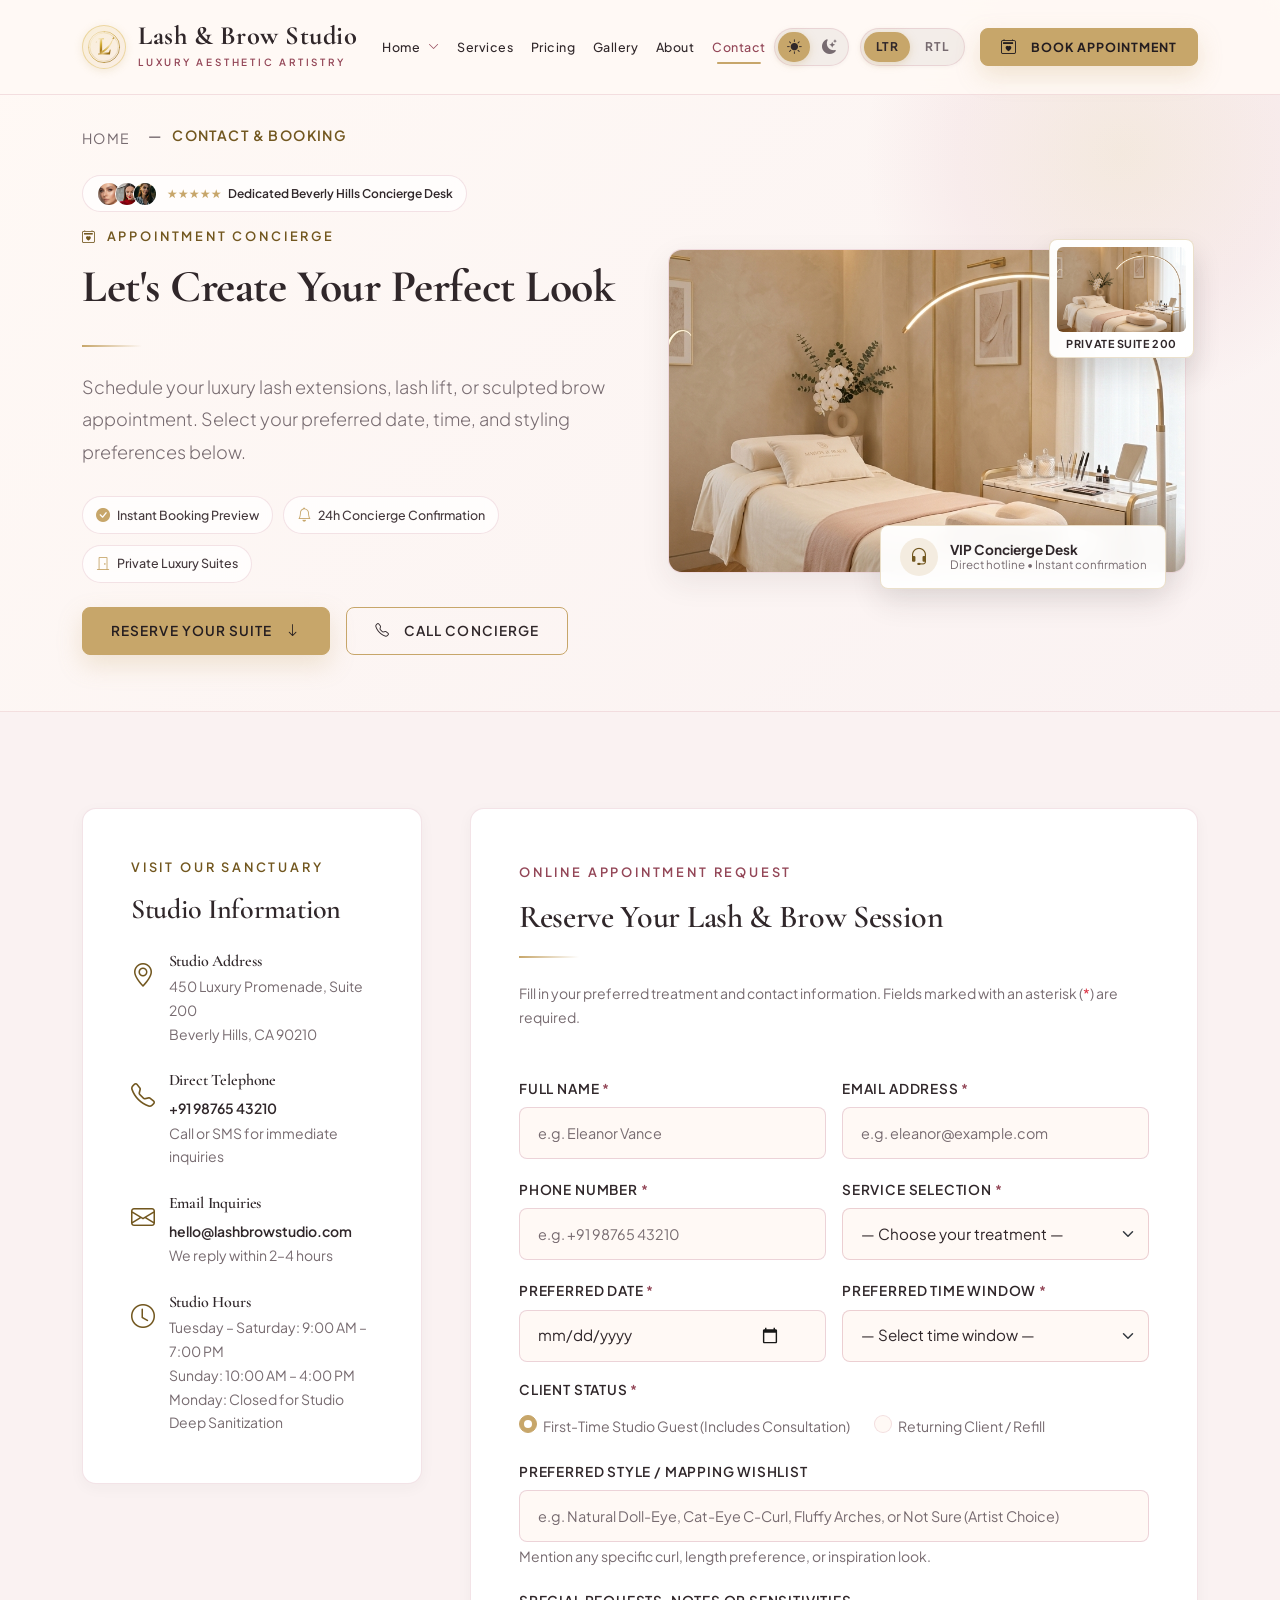
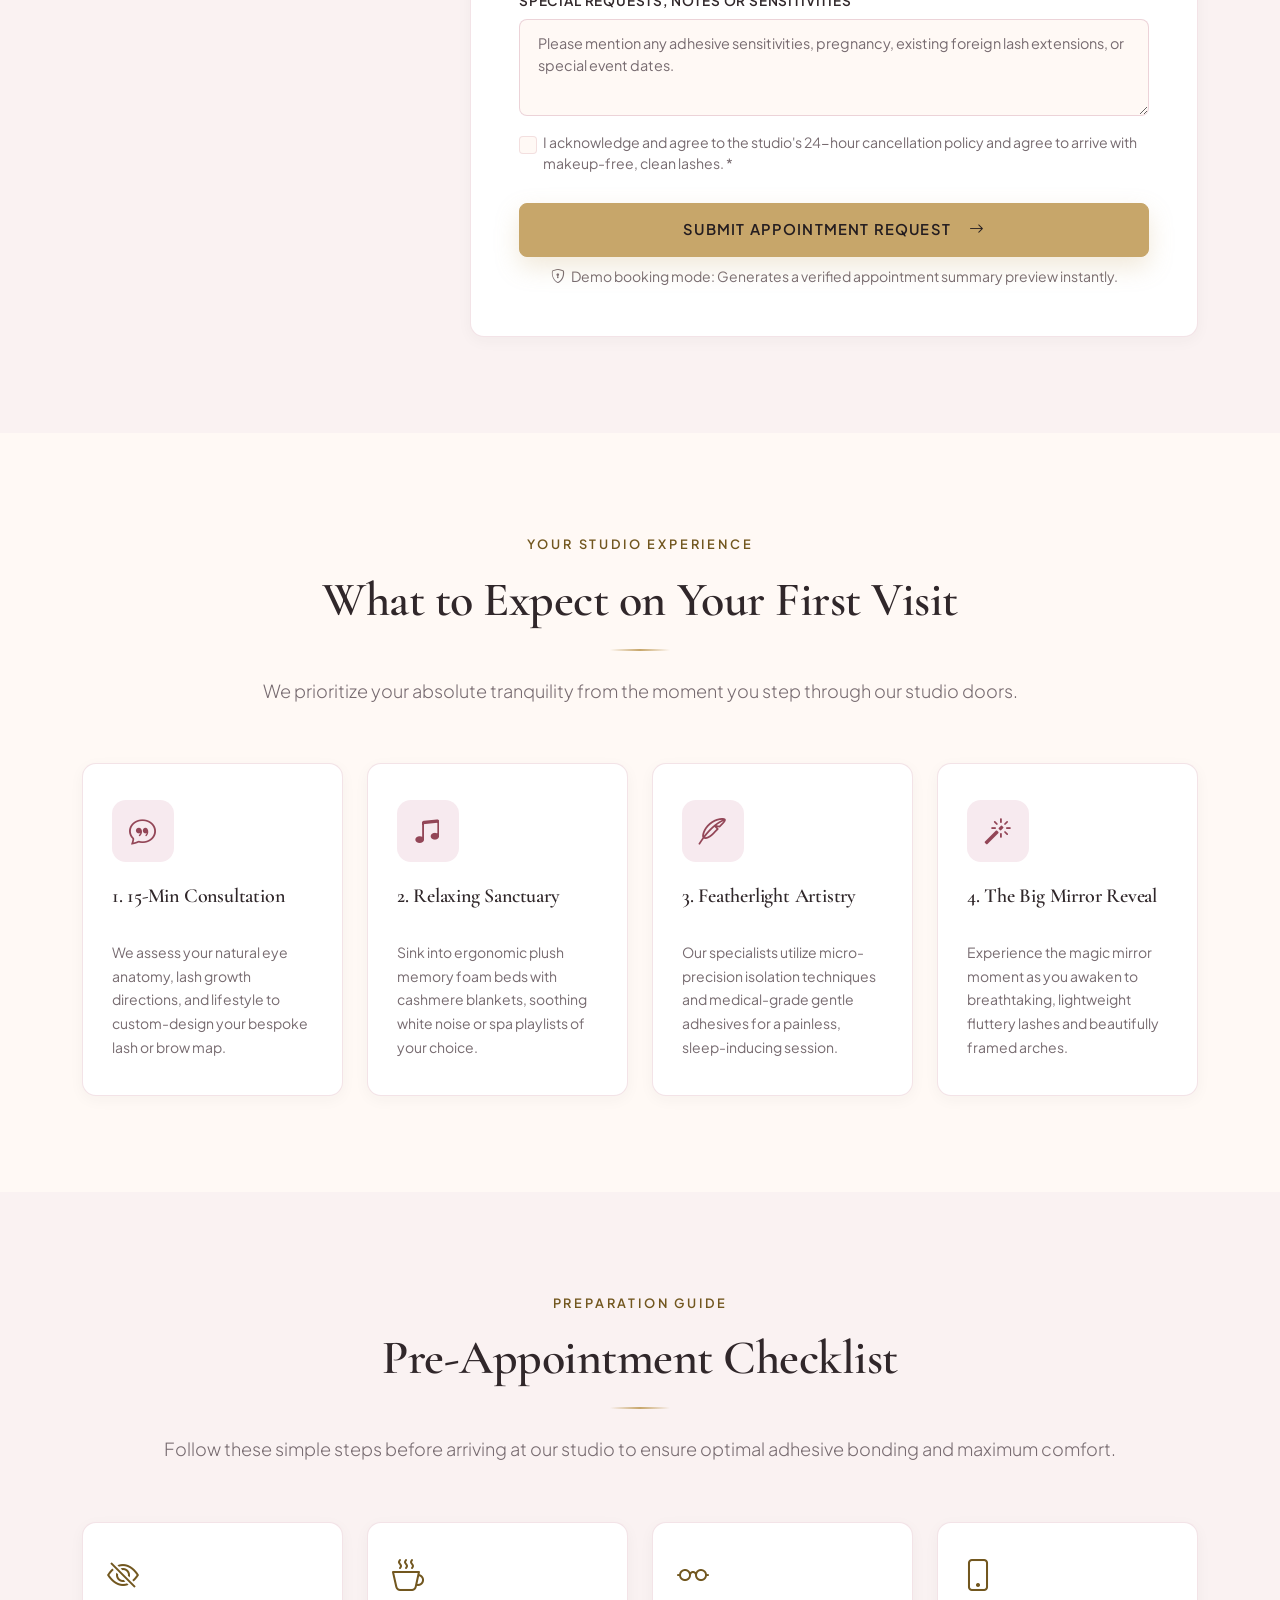
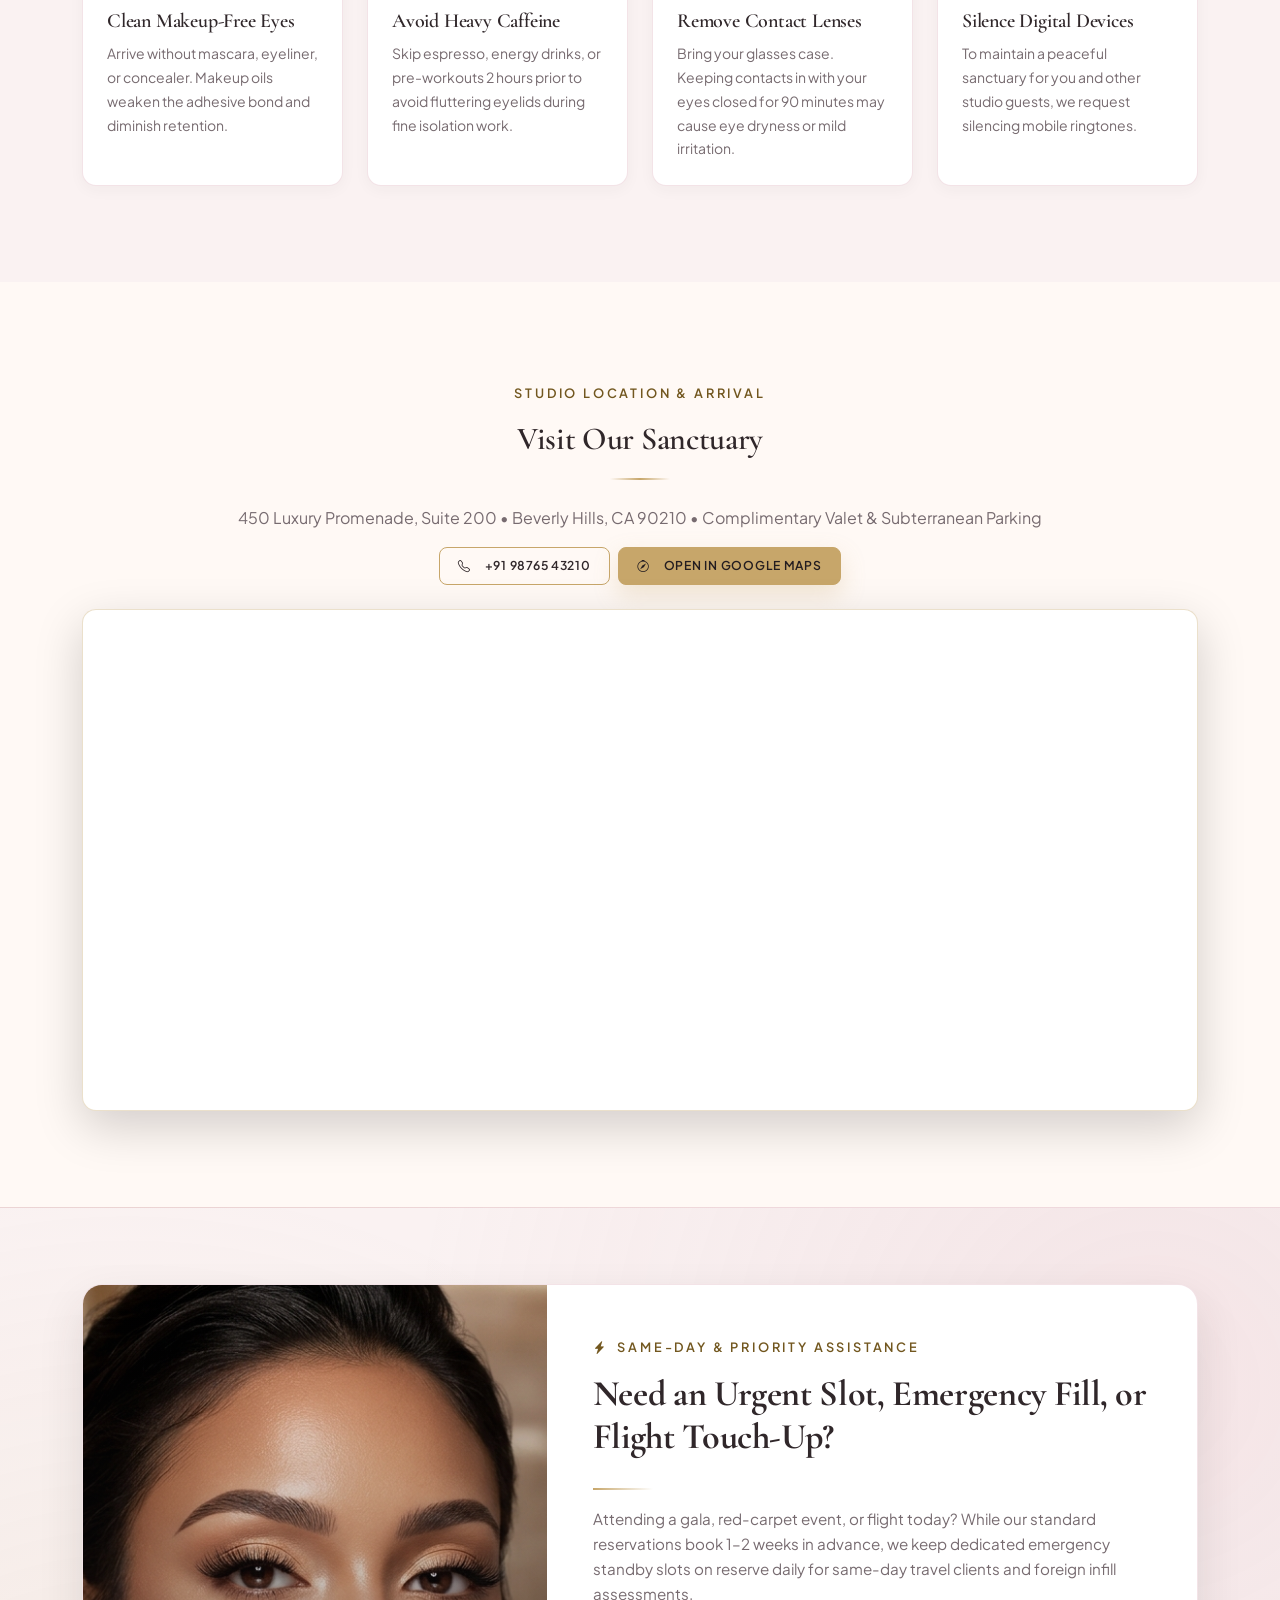
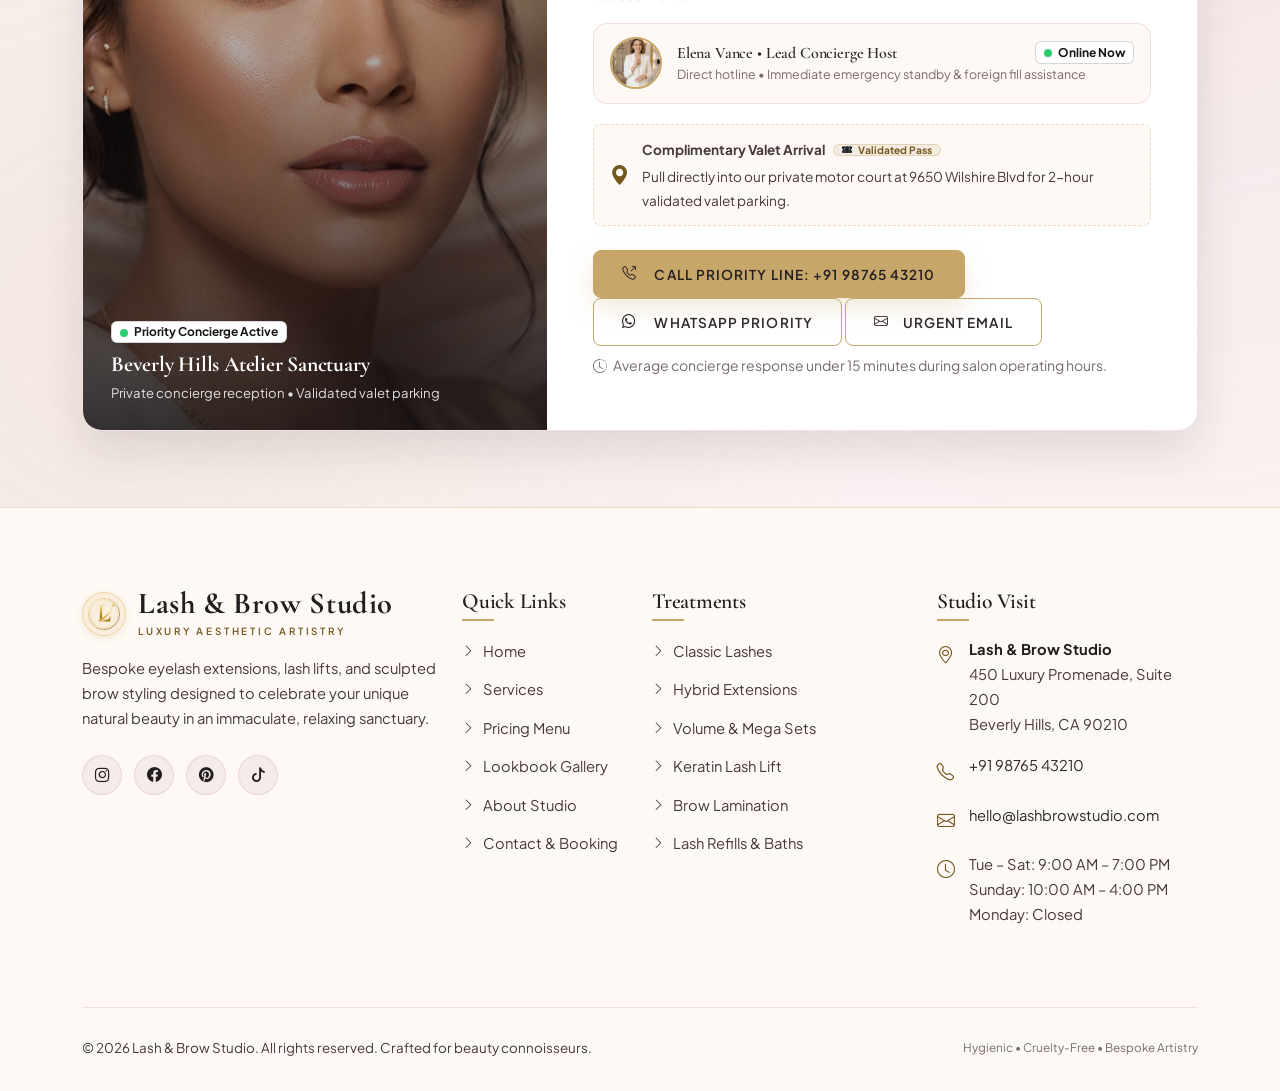
<file: contact.html>
<!DOCTYPE html>
<html lang="en">
<head>
  <meta charset="UTF-8">
  <meta name="viewport" content="width=device-width, initial-scale=1.0">
  <meta name="description" content="Book your eyelash extension or brow lamination appointment at Lash & Brow Studio. Request online or contact our beauty concierge.">
  <title>Contact & Appointment Booking | Lash & Brow Studio — Beverly Hills</title>
  <link rel="icon" type="image/svg+xml" href="assets/images/logo/logo-l.svg">

  <!-- Google Fonts -->
  <link rel="preconnect" href="https://fonts.googleapis.com">
  <link rel="preconnect" href="https://fonts.gstatic.com" crossorigin>
  <link href="https://fonts.googleapis.com/css2?family=Cormorant+Garamond:ital,wght@0,400;0,500;0,600;0,700;1,400;1,600&family=Plus+Jakarta+Sans:wght@300;400;500;600;700&display=swap" rel="stylesheet">

  <!-- Bootstrap 5 CSS CDN -->
  <link href="https://cdn.jsdelivr.net/npm/bootstrap@5.3.3/dist/css/bootstrap.min.css" rel="stylesheet" integrity="sha384-QWTKZyjpPEjISv5WaRU9OFeRpok6YctnYmDr5pNlyT2bRjXh0JMhjY6hW+ALEwIH" crossorigin="anonymous">

  <!-- Bootstrap Icons CDN -->
  <link rel="stylesheet" href="https://cdn.jsdelivr.net/npm/bootstrap-icons@1.11.3/font/bootstrap-icons.min.css">

  <!-- Custom Stylesheets -->
  <link rel="stylesheet" href="css/style.css">
  <link rel="stylesheet" href="css/components.css">
  <link rel="stylesheet" href="css/responsive.css">

  <!-- Immediate Theme & Direction Initialization (Prevents Flash) -->
  <script>
    (function() {
      const savedTheme = localStorage.getItem('studio-theme') || 'light';
      document.documentElement.setAttribute('data-theme', savedTheme);
      const savedDir = localStorage.getItem('studio-direction') || 'ltr';
      document.documentElement.setAttribute('dir', savedDir);
      document.documentElement.dir = savedDir;
    })();
  </script>
</head>
<body class="page-contact">

  <!-- ========================================================================
       SHARED NAVIGATION BAR
       ======================================================================== -->
  <header>
    <nav class="navbar navbar-expand-xl navbar-luxury fixed-top" aria-label="Main Navigation">
      <div class="container navbar-container">
        <!-- Logo on Left -->
        <a class="navbar-brand navbar-brand-luxury" href="index.html" aria-label="Lash &amp; Brow Studio Home">
          <span class="brand-logo-wrap">
            <img src="assets/images/logo/logo-l.svg" alt="L" class="brand-logo-img" width="40" height="40">
          </span>
          <span class="brand-text-wrap">
            <span class="brand-main">Lash &amp; Brow Studio</span>
            <span class="brand-sub">Luxury Aesthetic Artistry</span>
          </span>
        </a>

        <!-- Hamburger Toggler Button (Mobile & Tablet) -->
        <button class="navbar-toggler" type="button" id="navbarLuxuryToggler" data-bs-toggle="collapse" data-bs-target="#navbarLuxuryCollapse" aria-controls="navbarLuxuryCollapse" aria-expanded="false" aria-label="Toggle navigation">
          <i class="bi bi-list fs-2"></i>
        </button>

        <!-- Navbar Collapse -->
        <div class="collapse navbar-collapse" id="navbarLuxuryCollapse">
          <!-- Center Navigation Links -->
          <ul class="navbar-nav navbar-nav-center mx-auto align-items-lg-center">
            <li class="nav-item dropdown">
              <a class="nav-link dropdown-toggle" href="#" id="homeDropdown" role="button" data-bs-toggle="dropdown" aria-expanded="false">
                Home <i class="bi bi-chevron-down nav-dropdown-icon"></i>
              </a>
              <ul class="dropdown-menu dropdown-menu-luxury" aria-labelledby="homeDropdown">
                <li><a class="dropdown-item" href="index.html">Home 1</a></li>
                <li><a class="dropdown-item" href="index2.html">Home 2</a></li>
              </ul>
            </li>
            <li class="nav-item">
              <a class="nav-link" href="services.html">Services</a>
            </li>
            <li class="nav-item">
              <a class="nav-link" href="pricing.html">Pricing</a>
            </li>
            <li class="nav-item">
              <a class="nav-link" href="gallery.html">Gallery</a>
            </li>
            <li class="nav-item">
              <a class="nav-link" href="about.html">About</a>
            </li>
            <li class="nav-item">
              <a class="nav-link active" aria-current="page" href="contact.html">Contact</a>
            </li>
          </ul>

          <!-- Right Controls: Theme Symbols, Direction Buttons & CTA -->
          <div class="navbar-actions d-flex flex-column flex-lg-row align-items-stretch align-items-lg-center gap-2">
            <div class="nav-controls-row">
              <!-- Theme Selection Symbol Buttons -->
              <div class="nav-control-group theme-toggle-group" role="group" aria-label="Theme Selection">
                <button type="button" class="btn-nav-symbol active" id="themeLightBtn" data-theme-val="light" aria-label="Light Mode" title="Light Mode" aria-pressed="true">
                  <i class="bi bi-sun-fill"></i>
                </button>
                <button type="button" class="btn-nav-symbol" id="themeDarkBtn" data-theme-val="dark" aria-label="Dark Mode" title="Dark Mode" aria-pressed="false">
                  <i class="bi bi-moon-stars-fill"></i>
                </button>
              </div>

              <!-- Direction Selection Text Buttons -->
              <div class="nav-control-group dir-toggle-group" role="group" aria-label="Layout Direction">
                <button type="button" class="btn-nav-dir active" id="dirLtrBtn" data-dir-val="ltr" aria-label="Left to Right Direction" aria-pressed="true">
                  LTR
                </button>
                <button type="button" class="btn-nav-dir" id="dirRtlBtn" data-dir-val="rtl" aria-label="Right to Left Direction" aria-pressed="false">
                  RTL
                </button>
              </div>
            </div>

            <!-- CTA Button -->
            <div class="navbar-nav-cta">
              <a href="#bookingCard" class="btn-luxury btn-luxury-primary btn-luxury-sm text-nowrap">
                <i class="bi bi-calendar2-heart me-1"></i> Book Appointment
              </a>
            </div>
          </div>
        </div>
      </div>
    </nav>
  </header>

  <main id="mainContent">

    <!-- ========================================================================
         SECTION 1: CONTACT HERO (UNIFIED LUXURY HERO)
         ======================================================================== -->
    <section class="subpage-hero-luxury" aria-labelledby="contactHeroHeading">
      <div class="container subpage-hero-container">
        <!-- Breadcrumbs -->
        <nav aria-label="breadcrumb" class="breadcrumb-luxury">
          <ol class="breadcrumb">
            <li class="breadcrumb-item"><a href="index.html">Home</a></li>
            <li class="breadcrumb-item active" aria-current="page">Contact &amp; Booking</li>
          </ol>
        </nav>

        <div class="row align-items-center g-4 g-lg-5">
          <div class="col-lg-6 subpage-hero-content">
            <!-- Social Proof Rating Cluster -->
            <div class="subpage-hero-proof">
              <div class="proof-avatar-group">
                <img src="assets/images/testimonials/client-1.jpg" alt="Client" class="proof-avatar" width="24" height="24">
                <img src="assets/images/testimonials/client-2.jpg" alt="Client" class="proof-avatar" width="24" height="24">
                <img src="assets/images/testimonials/client-3.jpg" alt="Client" class="proof-avatar" width="24" height="24">
              </div>
              <div class="proof-text">
                <span class="proof-stars">&#9733;&#9733;&#9733;&#9733;&#9733;</span>
                <span>Dedicated Beverly Hills Concierge Desk</span>
              </div>
            </div>

            <span class="eyebrow"><i class="bi bi-calendar2-heart me-1 text-gold"></i> APPOINTMENT CONCIERGE</span>
            <h1 id="contactHeroHeading" class="subpage-hero-title">Let's Create Your Perfect Look</h1>
            <div class="divider-gold"></div>
            <p class="lead-luxury mb-2">
              Schedule your luxury lash extensions, lash lift, or sculpted brow appointment. Select your preferred date, time, and styling preferences below.
            </p>

            <!-- Trust Pills -->
            <div class="subpage-hero-pills">
              <span class="subpage-hero-pill"><i class="bi bi-check-circle-fill"></i> Instant Booking Preview</span>
              <span class="subpage-hero-pill"><i class="bi bi-bell"></i> 24h Concierge Confirmation</span>
              <span class="subpage-hero-pill"><i class="bi bi-door-closed"></i> Private Luxury Suites</span>
            </div>

            <div class="d-flex flex-wrap gap-3">
              <a href="#bookingCard" class="btn-luxury btn-luxury-primary">
                Reserve Your Suite <i class="bi bi-arrow-down ms-1"></i>
              </a>
              <a href="tel:+919876543210" class="btn-luxury btn-luxury-secondary">
                <i class="bi bi-telephone me-1"></i> Call Concierge
              </a>
            </div>
          </div>

          <div class="col-lg-6">
            <div class="subpage-hero-visual-wrap">
              <div class="subpage-hero-visual">
                <!-- Decorative Gold Accent Frame -->
                <div class="subpage-hero-frame"></div>

                <!-- Secondary Floating Inset Feature Card -->
                <div class="subpage-hero-inset-card">
                  <div class="subpage-hero-inset-img">
                    <img src="assets/images/about/about-studio.jpg" alt="Private Beverly Hills treatment suite" loading="eager" width="150" height="90">
                  </div>
                  <div class="subpage-hero-inset-caption">Private Suite 200</div>
                </div>

                <!-- Main Hero Image Card -->
                <div class="subpage-hero-image-card">
                  <img src="assets/images/contact/concierge-welcome.jpg" alt="Lash &amp; Brow Studio Sanctuary Reception and Private Suites" class="img-fluid" width="1200" height="900" loading="eager">
                </div>

                <!-- Floating Credential Badge -->
                <div class="subpage-hero-badge">
                  <div class="subpage-hero-badge-icon">
                    <i class="bi bi-headset"></i>
                  </div>
                  <div>
                    <div class="subpage-hero-badge-title">VIP Concierge Desk</div>
                    <div class="subpage-hero-badge-subtitle">Direct hotline &bull; Instant confirmation</div>
                  </div>
                </div>
              </div>
            </div>
          </div>
        </div>
      </div>
    </section>

    <!-- ========================================================================
         SECTION 2: CONTACT DETAILS & APPOINTMENT BOOKING FORM (TWO COLUMNS)
         ======================================================================== -->
    <section class="section-padding bg-blush" id="bookingCard" aria-labelledby="bookingFormHeading">
      <div class="container">
        <div class="row g-5 align-items-start">
          <!-- Col 1: Studio Contact Details & Hours -->
          <div class="col-lg-4 order-lg-1 order-2">
            <div class="card-luxury p-4 p-md-5">
              <span class="eyebrow">VISIT OUR SANCTUARY</span>
              <h2 class="h3 font-serif mb-4">Studio Information</h2>

              <div class="footer-contact-item mb-4">
                <i class="bi bi-geo-alt fs-4 text-gold"></i>
                <div>
                  <h3 class="h6 font-serif mb-1">Studio Address</h3>
                  <p class="text-muted-custom small mb-0">
                    450 Luxury Promenade, Suite 200<br>
                    Beverly Hills, CA 90210
                  </p>
                </div>
              </div>

              <div class="footer-contact-item mb-4">
                <i class="bi bi-telephone fs-4 text-gold"></i>
                <div>
                  <h3 class="h6 font-serif mb-1">Direct Telephone</h3>
                  <a href="tel:+919876543210" class="text-charcoal small fw-semibold">+91 98765 43210</a>
                  <p class="text-muted-custom small mb-0">Call or SMS for immediate inquiries</p>
                </div>
              </div>

              <div class="footer-contact-item mb-4">
                <i class="bi bi-envelope fs-4 text-gold"></i>
                <div>
                  <h3 class="h6 font-serif mb-1">Email Inquiries</h3>
                  <a href="mailto:hello@lashbrowstudio.com" class="text-charcoal small fw-semibold">hello@lashbrowstudio.com</a>
                  <p class="text-muted-custom small mb-0">We reply within 2–4 hours</p>
                </div>
              </div>

              <div class="footer-contact-item mb-0">
                <i class="bi bi-clock fs-4 text-gold"></i>
                <div>
                  <h3 class="h6 font-serif mb-1">Studio Hours</h3>
                  <p class="text-muted-custom small mb-0">
                    Tuesday – Saturday: 9:00 AM – 7:00 PM<br>
                    Sunday: 10:00 AM – 4:00 PM<br>
                    Monday: Closed for Studio Deep Sanitization
                  </p>
                </div>
              </div>
            </div>
          </div>

          <!-- Col 2: Interactive Appointment Booking Form -->
          <div class="col-lg-8 order-lg-2 order-1">
            <div class="card-luxury p-4 p-md-5 bg-white shadow-md">
              <div class="mb-4">
                <span class="eyebrow eyebrow-rose">ONLINE APPOINTMENT REQUEST</span>
                <h2 id="bookingFormHeading" class="h2 font-serif">Reserve Your Lash &amp; Brow Session</h2>
                <div class="divider-gold"></div>
                <p class="text-muted-custom small">
                  Fill in your preferred treatment and contact information. Fields marked with an asterisk (<span class="text-danger">*</span>) are required.
                </p>
              </div>

              <form id="studioBookingForm" class="form-luxury" novalidate>
                <!-- Form Validation Summary Alert -->
                <div id="formValidationBanner" class="form-alert-luxury d-none mb-3" role="alert" aria-live="polite">
                  <i class="bi bi-exclamation-triangle-fill flex-shrink-0 fs-5 text-danger"></i>
                  <span id="formValidationBannerText">Please review and complete the highlighted required fields below.</span>
                </div>

                <div class="row g-3">

                  <!-- 1. Full Name -->
                  <div class="col-md-6 form-group-wrap" id="wrap-fullName">
                    <label for="fullName" class="form-label">Full Name <span class="required-star">*</span></label>
                    <input type="text" class="form-control" id="fullName" placeholder="e.g. Eleanor Vance" required autocomplete="name" aria-describedby="fullNameFeedback">
                    <div class="invalid-feedback" id="fullNameFeedback">
                      <i class="bi bi-exclamation-circle-fill"></i> <span>Please enter your full name (minimum 2 characters).</span>
                    </div>
                    <div class="valid-feedback">
                      <i class="bi bi-check-circle-fill"></i> <span>Looks perfect</span>
                    </div>
                  </div>

                  <!-- 2. Email Address -->
                  <div class="col-md-6 form-group-wrap" id="wrap-emailAddress">
                    <label for="emailAddress" class="form-label">Email Address <span class="required-star">*</span></label>
                    <input type="email" class="form-control" id="emailAddress" placeholder="e.g. eleanor@example.com" required autocomplete="email" aria-describedby="emailFeedback">
                    <div class="invalid-feedback" id="emailFeedback">
                      <i class="bi bi-exclamation-circle-fill"></i> <span>Please enter a valid email address (e.g. eleanor@example.com).</span>
                    </div>
                    <div class="valid-feedback">
                      <i class="bi bi-check-circle-fill"></i> <span>Valid email address</span>
                    </div>
                  </div>

                  <!-- 3. Phone Number -->
                  <div class="col-md-6 form-group-wrap" id="wrap-phoneNumber">
                    <label for="phoneNumber" class="form-label">Phone Number <span class="required-star">*</span></label>
                    <input type="tel" class="form-control" id="phoneNumber" placeholder="e.g. +91 98765 43210" required autocomplete="tel" aria-describedby="phoneFeedback">
                    <div class="invalid-feedback" id="phoneFeedback">
                      <i class="bi bi-exclamation-circle-fill"></i> <span>Please provide a valid 10-digit Indian mobile number.</span>
                    </div>
                    <div class="valid-feedback">
                      <i class="bi bi-check-circle-fill"></i> <span>Valid Indian mobile format</span>
                    </div>
                  </div>

                  <!-- 4. Service Selection Dropdown -->
                  <div class="col-md-6 form-group-wrap" id="wrap-bookingService">
                    <label for="bookingService" class="form-label">Service Selection <span class="required-star">*</span></label>
                    <select class="form-select" id="bookingService" required aria-describedby="serviceFeedback">
                      <option value="" disabled selected>— Choose your treatment —</option>
                      <optgroup label="Eyelash Extension Full Sets">
                        <option value="Classic Lash Extensions">Classic Lash Extensions (From ₹120)</option>
                        <option value="Hybrid Lash Extensions">Hybrid Lash Extensions (From ₹145)</option>
                        <option value="Volume Lash Extensions">Volume Lash Extensions (From ₹160)</option>
                        <option value="Wispy Lash Extensions">Wispy &amp; Custom Lash Sets (From ₹185)</option>
                      </optgroup>
                      <optgroup label="Lash Lifts &amp; Tints">
                        <option value="Lash Lift">Keratin Lash Lift (From ₹75)</option>
                        <option value="Lash Tint">Custom Lash Tint (From ₹30)</option>
                        <option value="Lash Lift &amp; Tint">Lash Lift &amp; Tint Combination (₹95)</option>
                      </optgroup>
                      <optgroup label="Eyebrow Sculpting">
                        <option value="Brow Shaping">Precision Brow Shaping (₹35)</option>
                        <option value="Brow Tinting">Semi-Permanent Brow Tinting (₹30)</option>
                        <option value="Brow Lamination">Keratin Brow Lamination (₹85)</option>
                        <option value="Brow Lamination &amp; Tint">Brow Lamination &amp; Tint Combo (₹105)</option>
                      </optgroup>
                      <optgroup label="Add-ons &amp; Maintenance">
                        <option value="Lash Bath">Antibacterial Lash Bath (₹15)</option>
                        <option value="Lash Removal">Safe Gentle Lash Removal (₹35)</option>
                      </optgroup>
                    </select>
                    <div class="invalid-feedback" id="serviceFeedback">
                      <i class="bi bi-exclamation-circle-fill"></i> <span>Please select your desired lash or brow treatment.</span>
                    </div>
                    <div class="valid-feedback">
                      <i class="bi bi-check-circle-fill"></i> <span>Treatment selected</span>
                    </div>
                  </div>

                  <!-- 5. Preferred Appointment Date -->
                  <div class="col-md-6 form-group-wrap" id="wrap-bookingDate">
                    <label for="bookingDate" class="form-label">Preferred Date <span class="required-star">*</span></label>
                    <input type="date" class="form-control" id="bookingDate" required aria-describedby="dateFeedback">
                    <div class="invalid-feedback" id="dateFeedback">
                      <i class="bi bi-exclamation-circle-fill"></i> <span>Please select an appointment date (Tuesday – Sunday).</span>
                    </div>
                    <div class="valid-feedback">
                      <i class="bi bi-check-circle-fill"></i> <span>Date available</span>
                    </div>
                  </div>

                  <!-- 6. Preferred Appointment Time -->
                  <div class="col-md-6 form-group-wrap" id="wrap-bookingTime">
                    <label for="bookingTime" class="form-label">Preferred Time Window <span class="required-star">*</span></label>
                    <select class="form-select" id="bookingTime" required aria-describedby="timeFeedback">
                      <option value="" disabled selected>— Select time window —</option>
                      <option value="Morning (9:00 AM - 11:00 AM)">Morning (9:00 AM – 11:00 AM)</option>
                      <option value="Midday (11:30 AM - 1:30 PM)">Midday (11:30 AM – 1:30 PM)</option>
                      <option value="Afternoon (2:00 PM - 4:00 PM)">Afternoon (2:00 PM – 4:00 PM)</option>
                      <option value="Late Afternoon (4:30 PM - 6:30 PM)">Late Afternoon (4:30 PM – 6:30 PM)</option>
                    </select>
                    <div class="invalid-feedback" id="timeFeedback">
                      <i class="bi bi-exclamation-circle-fill"></i> <span>Please choose a preferred time slot.</span>
                    </div>
                    <div class="valid-feedback">
                      <i class="bi bi-check-circle-fill"></i> <span>Time slot confirmed</span>
                    </div>
                  </div>

                  <!-- 7. Client Type (First Visit or Returning) -->
                  <div class="col-12 form-group-wrap" id="clientTypeGroup">
                    <label class="form-label d-block">Client Status <span class="required-star">*</span></label>
                    <div class="d-flex flex-wrap gap-4 pt-1">
                      <div class="form-check">
                        <input class="form-check-input" type="radio" name="clientType" id="clientTypeNew" value="First-Time Guest" checked>
                        <label class="form-check-label" for="clientTypeNew">First-Time Studio Guest (Includes Consultation)</label>
                      </div>
                      <div class="form-check">
                        <input class="form-check-input" type="radio" name="clientType" id="clientTypeReturning" value="Returning Client">
                        <label class="form-check-label" for="clientTypeReturning">Returning Client / Refill</label>
                      </div>
                    </div>
                    <div class="invalid-feedback" id="clientTypeFeedback">
                      <i class="bi bi-exclamation-circle-fill"></i> <span>Please indicate if you are a first-time guest or returning client.</span>
                    </div>
                  </div>

                  <!-- 8. Preferred Lash or Brow Style -->
                  <div class="col-md-12 form-group-wrap">
                    <label for="stylePreference" class="form-label">Preferred Style / Mapping Wishlist</label>
                    <input type="text" class="form-control" id="stylePreference" placeholder="e.g. Natural Doll-Eye, Cat-Eye C-Curl, Fluffy Arches, or Not Sure (Artist Choice)">
                    <small class="text-muted-custom">Mention any specific curl, length preference, or inspiration look.</small>
                  </div>

                  <!-- 9. Additional Notes / Allergies -->
                  <div class="col-12 form-group-wrap">
                    <label for="bookingNotes" class="form-label">Special Requests, Notes or Sensitivities</label>
                    <textarea class="form-control" id="bookingNotes" rows="3" placeholder="Please mention any adhesive sensitivities, pregnancy, existing foreign lash extensions, or special event dates."></textarea>
                  </div>

                  <!-- 10. Required Consent Checkbox -->
                  <div class="col-12 form-group-wrap" id="consentCheckGroup">
                    <div class="form-check">
                      <input class="form-check-input" type="checkbox" id="consentCheck" required aria-describedby="consentFeedback">
                      <label class="form-check-label" for="consentCheck">
                        I acknowledge and agree to the studio's 24-hour cancellation policy and agree to arrive with makeup-free, clean lashes. <span class="required-star">*</span>
                      </label>
                    </div>
                    <div class="invalid-feedback" id="consentFeedback">
                      <i class="bi bi-exclamation-circle-fill"></i> <span>You must agree to the studio cancellation &amp; arrival policy to proceed.</span>
                    </div>
                  </div>

                  <!-- Submit Button -->
                  <div class="col-12 mt-4">
                    <button type="submit" class="btn-luxury btn-luxury-primary btn-luxury-lg w-100" id="submitBookingBtn">
                      Submit Appointment Request <i class="bi bi-arrow-right ms-2"></i>
                    </button>
                    <p class="text-center text-muted-custom small mt-2 mb-0">
                      <i class="bi bi-shield-lock me-1"></i> Demo booking mode: Generates a verified appointment summary preview instantly.
                    </p>
                  </div>

                </div>
              </form>
            </div>
          </div>
        </div>
      </div>
    </section>

    <!-- ========================================================================
         SECTION 3: WHAT TO EXPECT ON YOUR FIRST VISIT
         ======================================================================== -->
    <section class="section-padding bg-ivory" aria-labelledby="firstVisitHeading">
      <div class="container">
        <div class="section-header text-center max-w-700 mx-auto">
          <span class="eyebrow">YOUR STUDIO EXPERIENCE</span>
          <h2 id="firstVisitHeading">What to Expect on Your First Visit</h2>
          <div class="divider-gold"></div>
          <p class="lead-luxury">
            We prioritize your absolute tranquility from the moment you step through our studio doors.
          </p>
        </div>

        <div class="row g-4">
          <div class="col-lg-3 col-sm-6">
            <div class="feature-box">
              <div class="feature-icon-wrap">
                <i class="bi bi-chat-quote"></i>
              </div>
              <h3 class="h5 font-serif">1. 15-Min Consultation</h3>
              <p class="text-muted-custom small mb-0">
                We assess your natural eye anatomy, lash growth directions, and lifestyle to custom-design your bespoke lash or brow map.
              </p>
            </div>
          </div>

          <div class="col-lg-3 col-sm-6">
            <div class="feature-box">
              <div class="feature-icon-wrap">
                <i class="bi bi-music-note-beamed"></i>
              </div>
              <h3 class="h5 font-serif">2. Relaxing Sanctuary</h3>
              <p class="text-muted-custom small mb-0">
                Sink into ergonomic plush memory foam beds with cashmere blankets, soothing white noise or spa playlists of your choice.
              </p>
            </div>
          </div>

          <div class="col-lg-3 col-sm-6">
            <div class="feature-box">
              <div class="feature-icon-wrap">
                <i class="bi bi-feather"></i>
              </div>
              <h3 class="h5 font-serif">3. Featherlight Artistry</h3>
              <p class="text-muted-custom small mb-0">
                Our specialists utilize micro-precision isolation techniques and medical-grade gentle adhesives for a painless, sleep-inducing session.
              </p>
            </div>
          </div>

          <div class="col-lg-3 col-sm-6">
            <div class="feature-box">
              <div class="feature-icon-wrap">
                <i class="bi bi-magic"></i>
              </div>
              <h3 class="h5 font-serif">4. The Big Mirror Reveal</h3>
              <p class="text-muted-custom small mb-0">
                Experience the magic mirror moment as you awaken to breathtaking, lightweight fluttery lashes and beautifully framed arches.
              </p>
            </div>
          </div>
        </div>
      </div>
    </section>

    <!-- ========================================================================
         SECTION 4: PRE-APPOINTMENT CHECKLIST
         ======================================================================== -->
    <section class="section-padding bg-blush" aria-labelledby="checklistHeading">
      <div class="container">
        <div class="section-header text-center">
          <span class="eyebrow">PREPARATION GUIDE</span>
          <h2 id="checklistHeading">Pre-Appointment Checklist</h2>
          <div class="divider-gold"></div>
          <p class="lead-luxury">
            Follow these simple steps before arriving at our studio to ensure optimal adhesive bonding and maximum comfort.
          </p>
        </div>

        <div class="row g-4">
          <div class="col-md-6 col-lg-3">
            <div class="card-luxury p-4 h-100 bg-white">
              <div class="text-gold fs-2 mb-2"><i class="bi bi-eye-slash"></i></div>
              <h3 class="h5 font-serif">Clean Makeup-Free Eyes</h3>
              <p class="text-muted-custom small mb-0">
                Arrive without mascara, eyeliner, or concealer. Makeup oils weaken the adhesive bond and diminish retention.
              </p>
            </div>
          </div>

          <div class="col-md-6 col-lg-3">
            <div class="card-luxury p-4 h-100 bg-white">
              <div class="text-gold fs-2 mb-2"><i class="bi bi-cup-hot"></i></div>
              <h3 class="h5 font-serif">Avoid Heavy Caffeine</h3>
              <p class="text-muted-custom small mb-0">
                Skip espresso, energy drinks, or pre-workouts 2 hours prior to avoid fluttering eyelids during fine isolation work.
              </p>
            </div>
          </div>

          <div class="col-md-6 col-lg-3">
            <div class="card-luxury p-4 h-100 bg-white">
              <div class="text-gold fs-2 mb-2"><i class="bi bi-eyeglasses"></i></div>
              <h3 class="h5 font-serif">Remove Contact Lenses</h3>
              <p class="text-muted-custom small mb-0">
                Bring your glasses case. Keeping contacts in with your eyes closed for 90 minutes may cause eye dryness or mild irritation.
              </p>
            </div>
          </div>

          <div class="col-md-6 col-lg-3">
            <div class="card-luxury p-4 h-100 bg-white">
              <div class="text-gold fs-2 mb-2"><i class="bi bi-phone"></i></div>
              <h3 class="h5 font-serif">Silence Digital Devices</h3>
              <p class="text-muted-custom small mb-0">
                To maintain a peaceful sanctuary for you and other studio guests, we request silencing mobile ringtones.
              </p>
            </div>
          </div>
        </div>
      </div>
    </section>

    <!-- ========================================================================
         SECTION 5: STUDIO LOCATION & INTERACTIVE BIG MAP
         ======================================================================== -->
    <section class="section-padding bg-ivory" aria-labelledby="locationHeading">
      <div class="container">
        <div class="section-header text-center max-w-700 mx-auto mb-4">
          <span class="eyebrow">STUDIO LOCATION &amp; ARRIVAL</span>
          <h2 id="locationHeading" class="h2 font-serif">Visit Our Sanctuary</h2>
          <div class="divider-gold mx-auto"></div>
          <p class="text-muted-custom mb-3">
            450 Luxury Promenade, Suite 200 &bull; Beverly Hills, CA 90210 &bull; Complimentary Valet &amp; Subterranean Parking
          </p>
          <div class="d-flex flex-wrap justify-content-center align-items-center gap-2 mt-3">
            <a href="tel:+919876543210" class="btn-luxury btn-luxury-secondary btn-luxury-sm">
              <i class="bi bi-telephone me-1"></i> +91 98765 43210
            </a>
            <a href="https://maps.google.com/?q=Beverly+Hills,+CA+90210" target="_blank" rel="noopener" class="btn-luxury btn-luxury-primary btn-luxury-sm">
              <i class="bi bi-compass me-1"></i> Open in Google Maps
            </a>
          </div>
        </div>

        <!-- Fully Visible, Big Interactive Google Map -->
        <div class="studio-map-wrapper shadow-lg overflow-hidden w-100">
          <iframe
            title="Studio Location Google Map"
            src="https://maps.google.com/maps?q=Beverly+Hills,+CA+90210&t=&z=15&ie=UTF8&iwloc=&output=embed"
            class="studio-map-iframe"
            height="500"
            style="border:0; width: 100%; min-height: 500px; display: block;"
            allowfullscreen=""
            loading="lazy"
            referrerpolicy="no-referrer-when-downgrade"
            aria-label="Interactive Google Map showing Lash &amp; Brow Studio location">
          </iframe>
        </div>
      </div>
    </section>

    <!-- ========================================================================
         SECTION 6: EMERGENCY INFILLS & PRIORITY HOTLINE (VIP VALET & STANDBY LOUNGE)
         ======================================================================== -->
    <section class="final-section-luxury final-sec-contact" aria-labelledby="waitlistHeading">
      <div class="container">
        <div class="final-card-visual-wrap">
          <div class="row g-0 align-items-stretch">
            <!-- Left Visual Side -->
            <div class="col-lg-5 order-lg-1 order-2">
              <div class="contact-concierge-visual-card">
                <img src="assets/images/hero/hero-home2.jpg" alt="Master lash artist consulting with client in private atelier" class="img-fluid" loading="lazy" width="800" height="600">
                <div class="final-card-img-overlay">
                  <span class="badge bg-white text-charcoal border shadow-sm px-2 py-1 small align-self-start mb-2">
                    <span class="live-dot-pulse me-1"></span> Priority Concierge Active
                  </span>
                  <h3 class="final-card-overlay-title">Beverly Hills Atelier Sanctuary</h3>
                  <p class="final-card-overlay-desc">Private concierge reception &bull; Validated valet parking</p>
                </div>
              </div>
            </div>

            <!-- Right Content Side -->
            <div class="col-lg-7 order-lg-2 order-1">
              <div class="final-card-content-side">
                <span class="eyebrow text-gold"><i class="bi bi-lightning-charge-fill me-1"></i> SAME-DAY &amp; PRIORITY ASSISTANCE</span>
                <h2 id="waitlistHeading" class="final-card-title">Need an Urgent Slot, Emergency Fill, or Flight Touch-Up?</h2>
                <div class="divider-gold mb-3"></div>
                <p class="final-card-desc mb-3">
                  Attending a gala, red-carpet event, or flight today? While our standard reservations book 1–2 weeks in advance, we keep dedicated emergency standby slots on reserve daily for same-day travel clients and foreign infill assessments.
                </p>

                <!-- Concierge Specialist Host Card -->
                <div class="contact-host-card">
                  <div class="contact-host-avatar">
                    <img src="assets/images/team/expert-elena.jpg" alt="Elena Vance, Lead Concierge Host and Master Stylist" loading="lazy" width="60" height="60">
                  </div>
                  <div class="flex-grow-1">
                    <div class="d-flex align-items-center justify-content-between flex-wrap gap-1">
                      <strong class="font-serif fs-6">Elena Vance &bull; Lead Concierge Host</strong>
                      <span class="badge bg-white text-charcoal border small"><span class="live-dot-pulse me-1"></span> Online Now</span>
                    </div>
                    <small class="text-muted-custom d-block" style="font-size: 0.78rem;">
                      Direct hotline &bull; Immediate emergency standby &amp; foreign fill assistance
                    </small>
                  </div>
                </div>

                <!-- Valet Parking Notice Card -->
                <div class="contact-valet-note-box">
                  <i class="bi bi-geo-alt-fill text-gold fs-5"></i>
                  <div>
                    <div class="d-flex align-items-center gap-2 mb-1">
                      <strong>Complimentary Valet Arrival</strong>
                      <span class="badge badge-gold px-2 py-0 small"><i class="bi bi-ticket-perforated-fill text-dark me-1"></i> Validated Pass</span>
                    </div>
                    <span>Pull directly into our private motor court at 9650 Wilshire Blvd for 2-hour validated valet parking.</span>
                  </div>
                </div>

                <!-- Priority Hotline Actions -->
                <div class="contact-hotline-action-grid">
                  <a href="tel:+919876543210" class="btn-luxury btn-luxury-primary">
                    <i class="bi bi-telephone-outbound me-2"></i> Call Priority Line: +91 98765 43210
                  </a>
                  <a href="https://wa.me/919876543210" target="_blank" rel="noopener noreferrer" class="btn-luxury btn-luxury-secondary">
                    <i class="bi bi-whatsapp me-2"></i> WhatsApp Priority
                  </a>
                  <a href="mailto:hello@lashbrowstudio.com" class="btn-luxury btn-luxury-secondary">
                    <i class="bi bi-envelope me-1"></i> Urgent Email
                  </a>
                </div>

                <small class="text-muted-custom d-block mt-2">
                  <i class="bi bi-clock-history me-1"></i> Average concierge response under 15 minutes during salon operating hours.
                </small>
              </div>
            </div>
          </div>
        </div>
      </div>
    </section>

  </main>

  <!-- ========================================================================
       SHARED FOOTER
       ======================================================================== -->
  <footer class="footer-luxury">
    <div class="container">
      <div class="row g-4">
        <div class="col-lg-4 col-md-6 footer-col-spacing">
          <a class="navbar-brand-luxury footer-brand-link mb-3" href="index.html" aria-label="Lash &amp; Brow Studio Home">
            <span class="brand-logo-wrap">
              <img src="assets/images/logo/logo-l.svg" alt="L" class="brand-logo-img" width="44" height="44">
            </span>
            <span class="brand-text-wrap">
              <span class="brand-main">Lash &amp; Brow Studio</span>
              <span class="brand-sub">Luxury Aesthetic Artistry</span>
            </span>
          </a>
          <p class="mb-4">
            Bespoke eyelash extensions, lash lifts, and sculpted brow styling designed to celebrate your unique natural beauty in an immaculate, relaxing sanctuary.
          </p>
          <div class="social-links">
            <a href="https://www.instagram.com/" class="social-btn" target="_blank" rel="noopener noreferrer" aria-label="Visit our Instagram page"><i class="bi bi-instagram"></i></a>
            <a href="https://www.facebook.com/" class="social-btn" target="_blank" rel="noopener noreferrer" aria-label="Visit our Facebook page"><i class="bi bi-facebook"></i></a>
            <a href="https://www.pinterest.com/" class="social-btn" target="_blank" rel="noopener noreferrer" aria-label="Visit our Pinterest lookbook"><i class="bi bi-pinterest"></i></a>
            <a href="https://www.tiktok.com/" class="social-btn" target="_blank" rel="noopener noreferrer" aria-label="Follow our TikTok tutorials"><i class="bi bi-tiktok"></i></a>
          </div>
        </div>

        <div class="col-lg-2 col-md-6 col-6 footer-col-spacing">
          <h3 class="footer-heading">Quick Links</h3>
          <ul class="footer-links">
            <li><a href="index.html"><i class="bi bi-chevron-right small"></i> Home</a></li>
            <li><a href="services.html"><i class="bi bi-chevron-right small"></i> Services</a></li>
            <li><a href="pricing.html"><i class="bi bi-chevron-right small"></i> Pricing Menu</a></li>
            <li><a href="gallery.html"><i class="bi bi-chevron-right small"></i> Lookbook Gallery</a></li>
            <li><a href="about.html"><i class="bi bi-chevron-right small"></i> About Studio</a></li>
            <li><a href="contact.html"><i class="bi bi-chevron-right small"></i> Contact &amp; Booking</a></li>
          </ul>
        </div>

        <div class="col-lg-3 col-md-6 col-6 footer-col-spacing">
          <h3 class="footer-heading">Treatments</h3>
          <ul class="footer-links">
            <li><a href="services.html#classicLashes"><i class="bi bi-chevron-right small"></i> Classic Lashes</a></li>
            <li><a href="services.html#hybridLashes"><i class="bi bi-chevron-right small"></i> Hybrid Extensions</a></li>
            <li><a href="services.html#volumeLashes"><i class="bi bi-chevron-right small"></i> Volume &amp; Mega Sets</a></li>
            <li><a href="services.html#lashLift"><i class="bi bi-chevron-right small"></i> Keratin Lash Lift</a></li>
            <li><a href="services.html#browTreatments"><i class="bi bi-chevron-right small"></i> Brow Lamination</a></li>
            <li><a href="pricing.html#refills"><i class="bi bi-chevron-right small"></i> Lash Refills &amp; Baths</a></li>
          </ul>
        </div>

        <div class="col-lg-3 col-md-6 footer-col-spacing">
          <h3 class="footer-heading">Studio Visit</h3>
          <div class="footer-contact-item">
            <i class="bi bi-geo-alt"></i>
            <div>
              <strong>Lash &amp; Brow Studio</strong><br>
              450 Luxury Promenade, Suite 200<br>
              Beverly Hills, CA 90210
            </div>
          </div>
          <div class="footer-contact-item">
            <i class="bi bi-telephone"></i>
            <div>
              <a href="tel:+919876543210" class="text-white text-decoration-none">+91 98765 43210</a>
            </div>
          </div>
          <div class="footer-contact-item">
            <i class="bi bi-envelope"></i>
            <div>
              <a href="mailto:hello@lashbrowstudio.com" class="text-white text-decoration-none">hello@lashbrowstudio.com</a>
            </div>
          </div>
          <div class="footer-contact-item">
            <i class="bi bi-clock"></i>
            <div>
              Tue – Sat: 9:00 AM – 7:00 PM<br>
              Sunday: 10:00 AM – 4:00 PM<br>
              Monday: Closed
            </div>
          </div>
        </div>
      </div>

      <div class="footer-bottom d-flex flex-column flex-md-row justify-content-between align-items-center gap-2">
        <p class="mb-0 text-center text-md-start">
          &copy; 2026 Lash &amp; Brow Studio. All rights reserved. Crafted for beauty connoisseurs.
        </p>
        <div class="text-muted-custom small">
          <span>Hygienic</span> &bull; <span>Cruelty-Free</span> &bull; <span>Bespoke Artistry</span>
        </div>
      </div>
    </div>
  </footer>

  <!-- ========================================================================
       BOOKING CONFIRMATION SUMMARY MODAL (DEMO PREVIEW)
       ======================================================================== -->
  <div class="modal fade modal-luxury" id="bookingSummaryModal" tabindex="-1" aria-labelledby="modalSummaryTitle" aria-hidden="true">
    <div class="modal-dialog modal-dialog-centered modal-lg">
      <div class="modal-content">
        <div class="modal-header">
          <div class="d-flex align-items-center gap-2">
            <i class="bi bi-check-circle-fill text-gold fs-4"></i>
            <h2 class="modal-title fs-5" id="modalSummaryTitle">Booking Request Summary (Preview)</h2>
          </div>
          <button type="button" class="btn-close" data-bs-dismiss="modal" aria-label="Close"></button>
        </div>
        <div class="modal-body p-4">
          <div class="alert alert-light border border-warning-subtle mb-4">
            <div class="d-flex align-items-center justify-content-between flex-wrap gap-2">
              <span class="small text-muted-custom">Reference Identifier:</span>
              <strong id="summaryRefCode" class="font-monospace text-dark fs-6">LBS-000000</strong>
            </div>
            <small class="text-muted-custom d-block mt-1">
              <em>This is a local front-end request preview. Our studio concierge will contact you by telephone or email to confirm suite availability.</em>
            </small>
          </div>

          <div class="table-responsive">
            <table class="table table-borderless small mb-0">
              <tbody>
                <tr>
                  <th scope="row" class="text-muted-custom w-35 py-2">Guest Name:</th>
                  <td id="summaryName" class="fw-semibold text-dark py-2">—</td>
                </tr>
                <tr>
                  <th scope="row" class="text-muted-custom py-2">Contact Details:</th>
                  <td id="summaryContact" class="py-2">—</td>
                </tr>
                <tr>
                  <th scope="row" class="text-muted-custom py-2">Selected Treatment:</th>
                  <td id="summaryService" class="fw-bold text-gold py-2">—</td>
                </tr>
                <tr>
                  <th scope="row" class="text-muted-custom py-2">Requested Date &amp; Window:</th>
                  <td id="summaryDateTime" class="py-2">—</td>
                </tr>
                <tr>
                  <th scope="row" class="text-muted-custom py-2">Client Status:</th>
                  <td id="summaryClientType" class="py-2">—</td>
                </tr>
                <tr>
                  <th scope="row" class="text-muted-custom py-2">Styling Wishlist:</th>
                  <td id="summaryStyle" class="py-2">—</td>
                </tr>
                <tr>
                  <th scope="row" class="text-muted-custom py-2">Notes &amp; Sensitivities:</th>
                  <td id="summaryNotes" class="py-2">—</td>
                </tr>
              </tbody>
            </table>
          </div>
        </div>
        <div class="modal-footer justify-content-between">
          <button type="button" class="btn-luxury btn-luxury-secondary btn-luxury-sm" onclick="window.print()">
            <i class="bi bi-printer me-1"></i> Print / Save Summary
          </button>
          <button type="button" class="btn-luxury btn-luxury-primary btn-luxury-sm" data-bs-dismiss="modal">
            Close &amp; Return
          </button>
        </div>
      </div>
    </div>
  </div>

  <button id="backToTop" class="back-to-top" aria-label="Scroll back to top of page">
    <i class="bi bi-arrow-up"></i>
  </button>

  <!-- Bootstrap 5 Bundle JS CDN -->
  <script src="https://cdn.jsdelivr.net/npm/bootstrap@5.3.3/dist/js/bootstrap.bundle.min.js" integrity="sha384-YvpcrYf0tY3lHB60NNkmXc5s9fDVZLESaAA55NDzOxhy9GkcIdslK1eN7N6jIeHz" crossorigin="anonymous"></script>

  <!-- Custom Scripts -->
  <script src="js/main.js"></script>
  <script src="js/booking.js"></script>
</body>
</html>
</file>
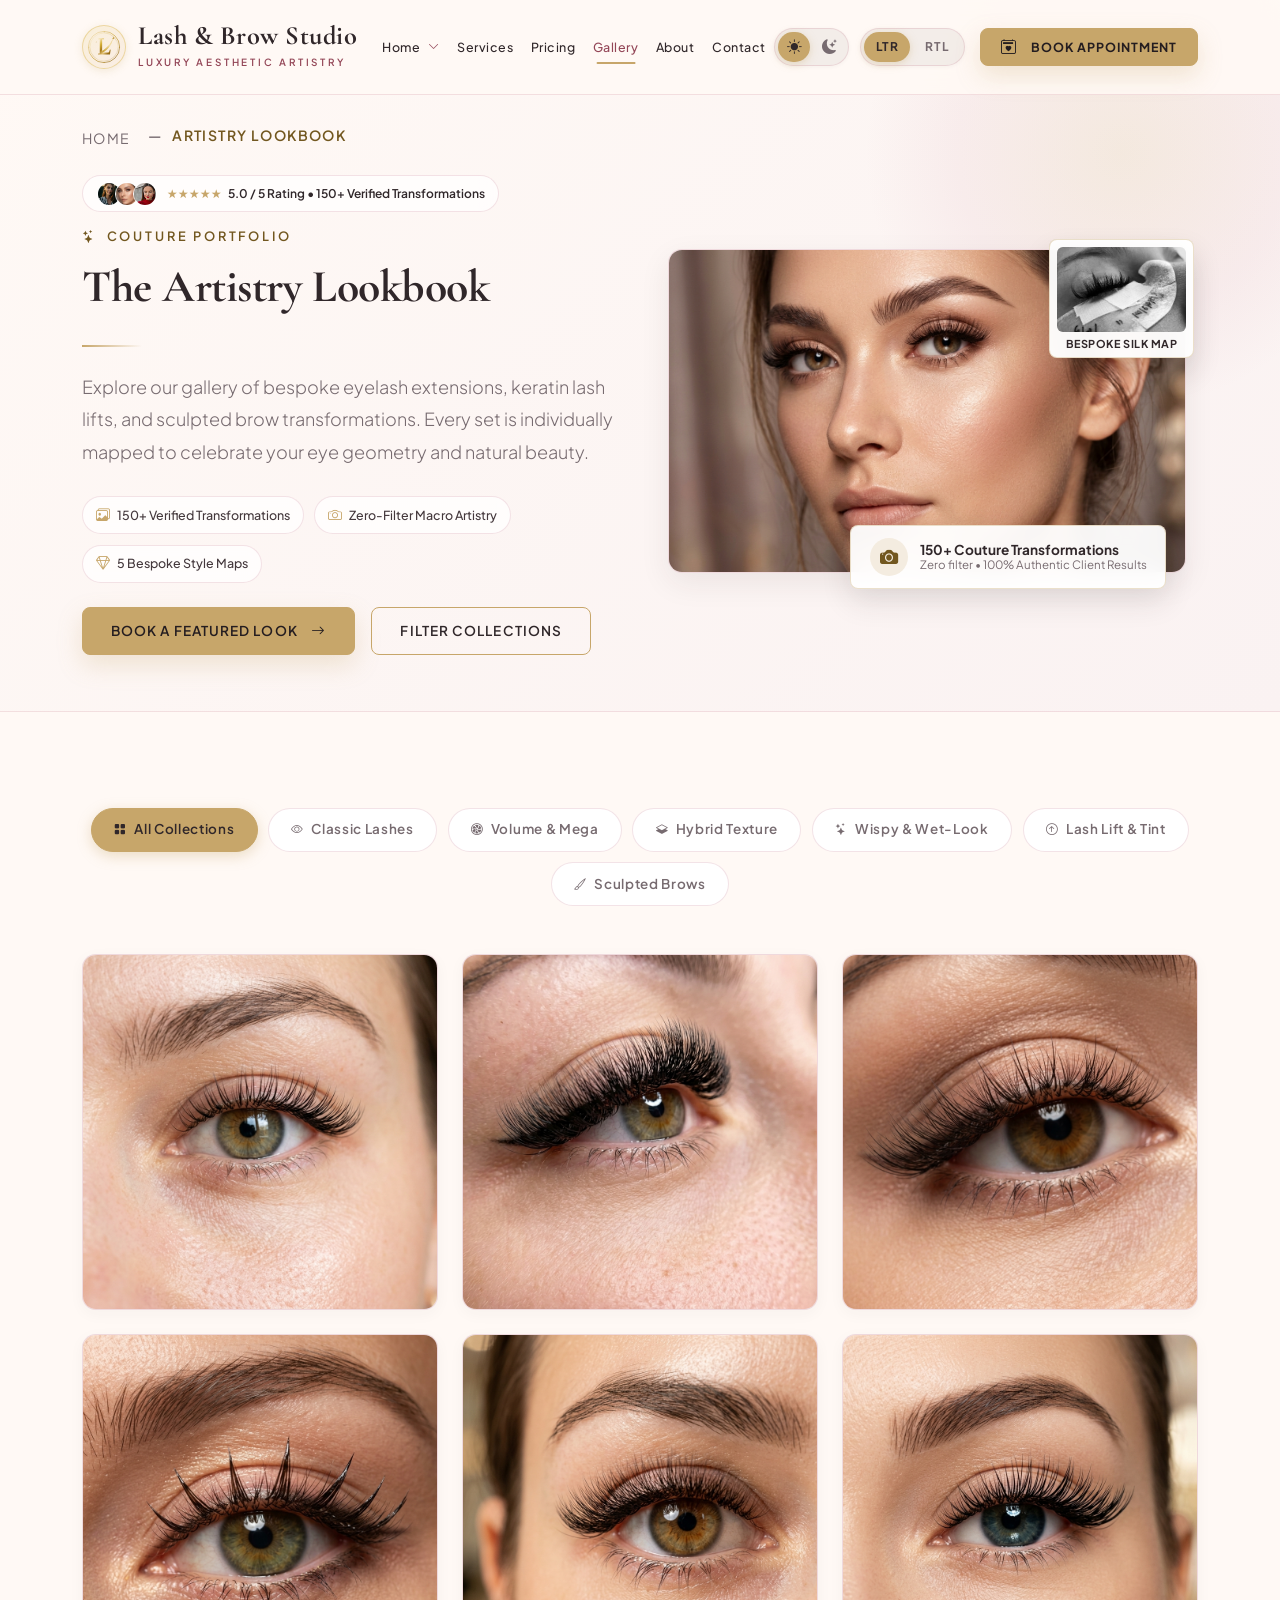
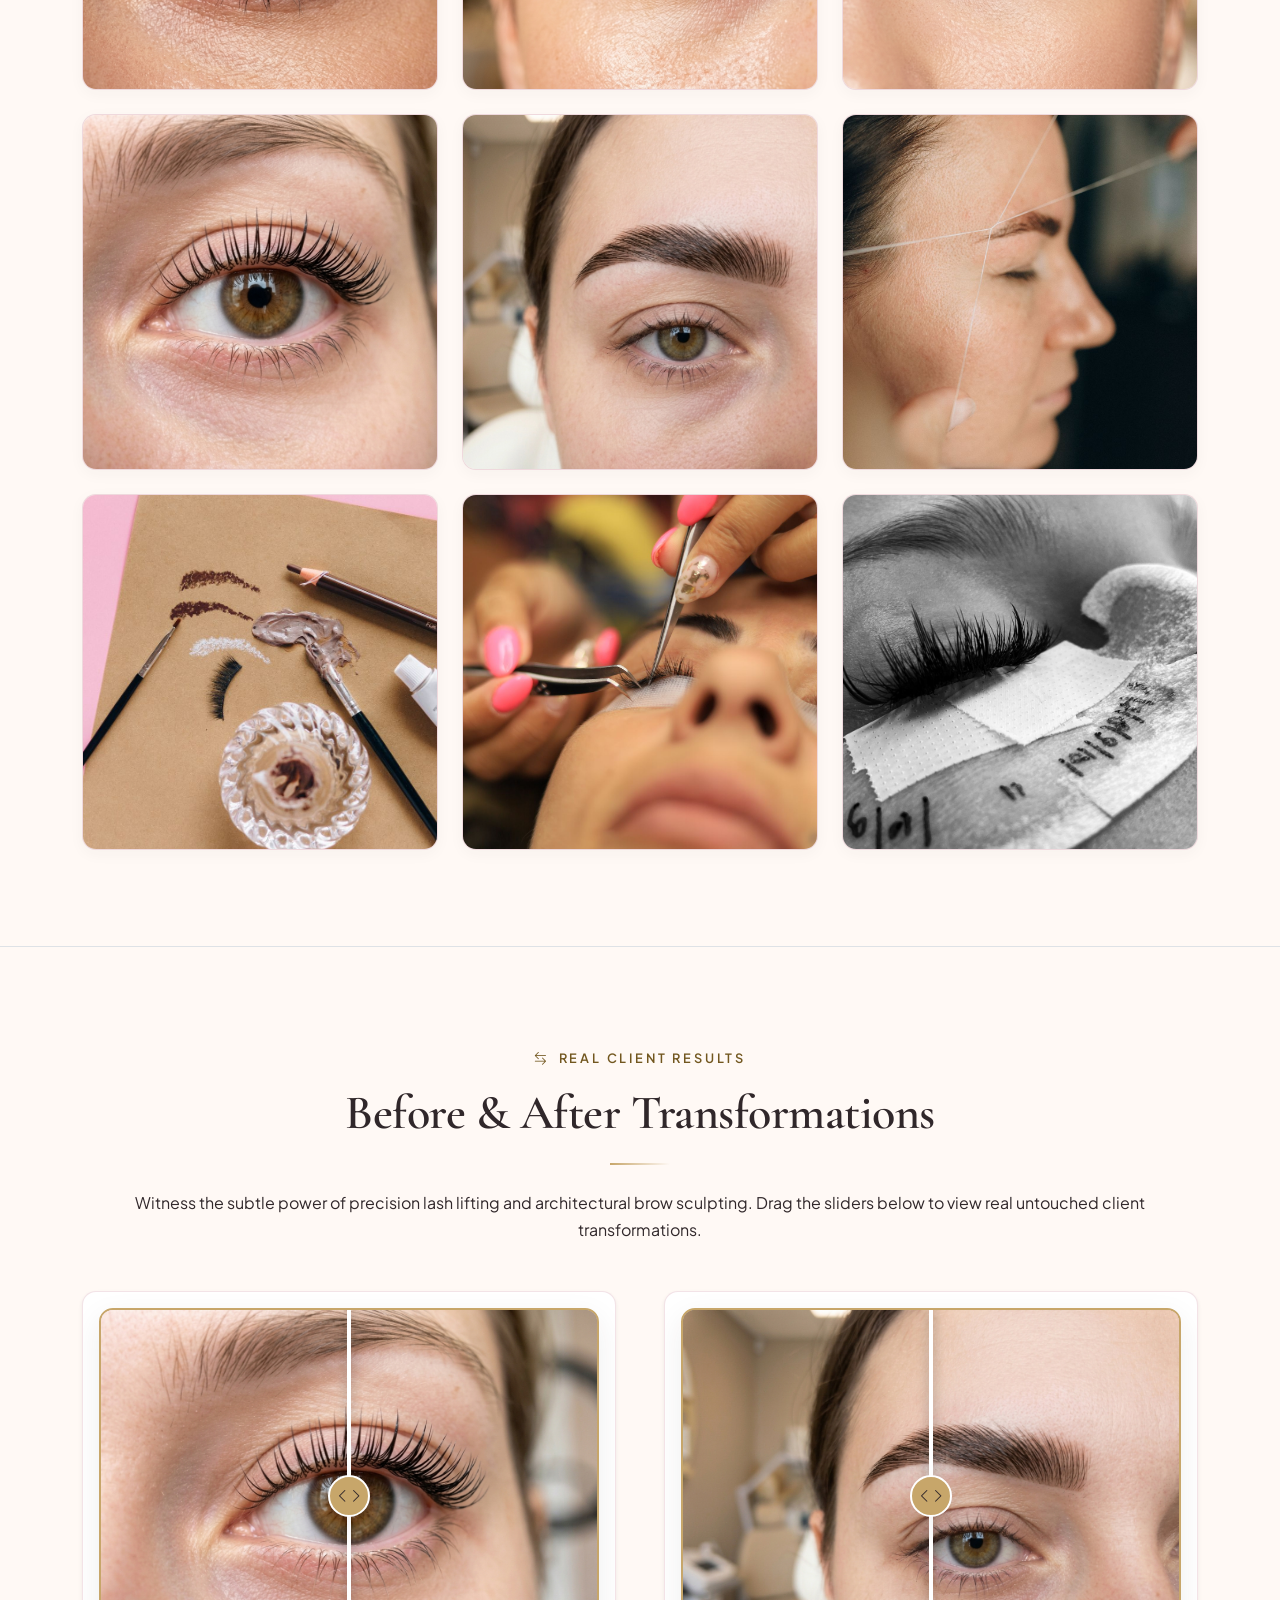
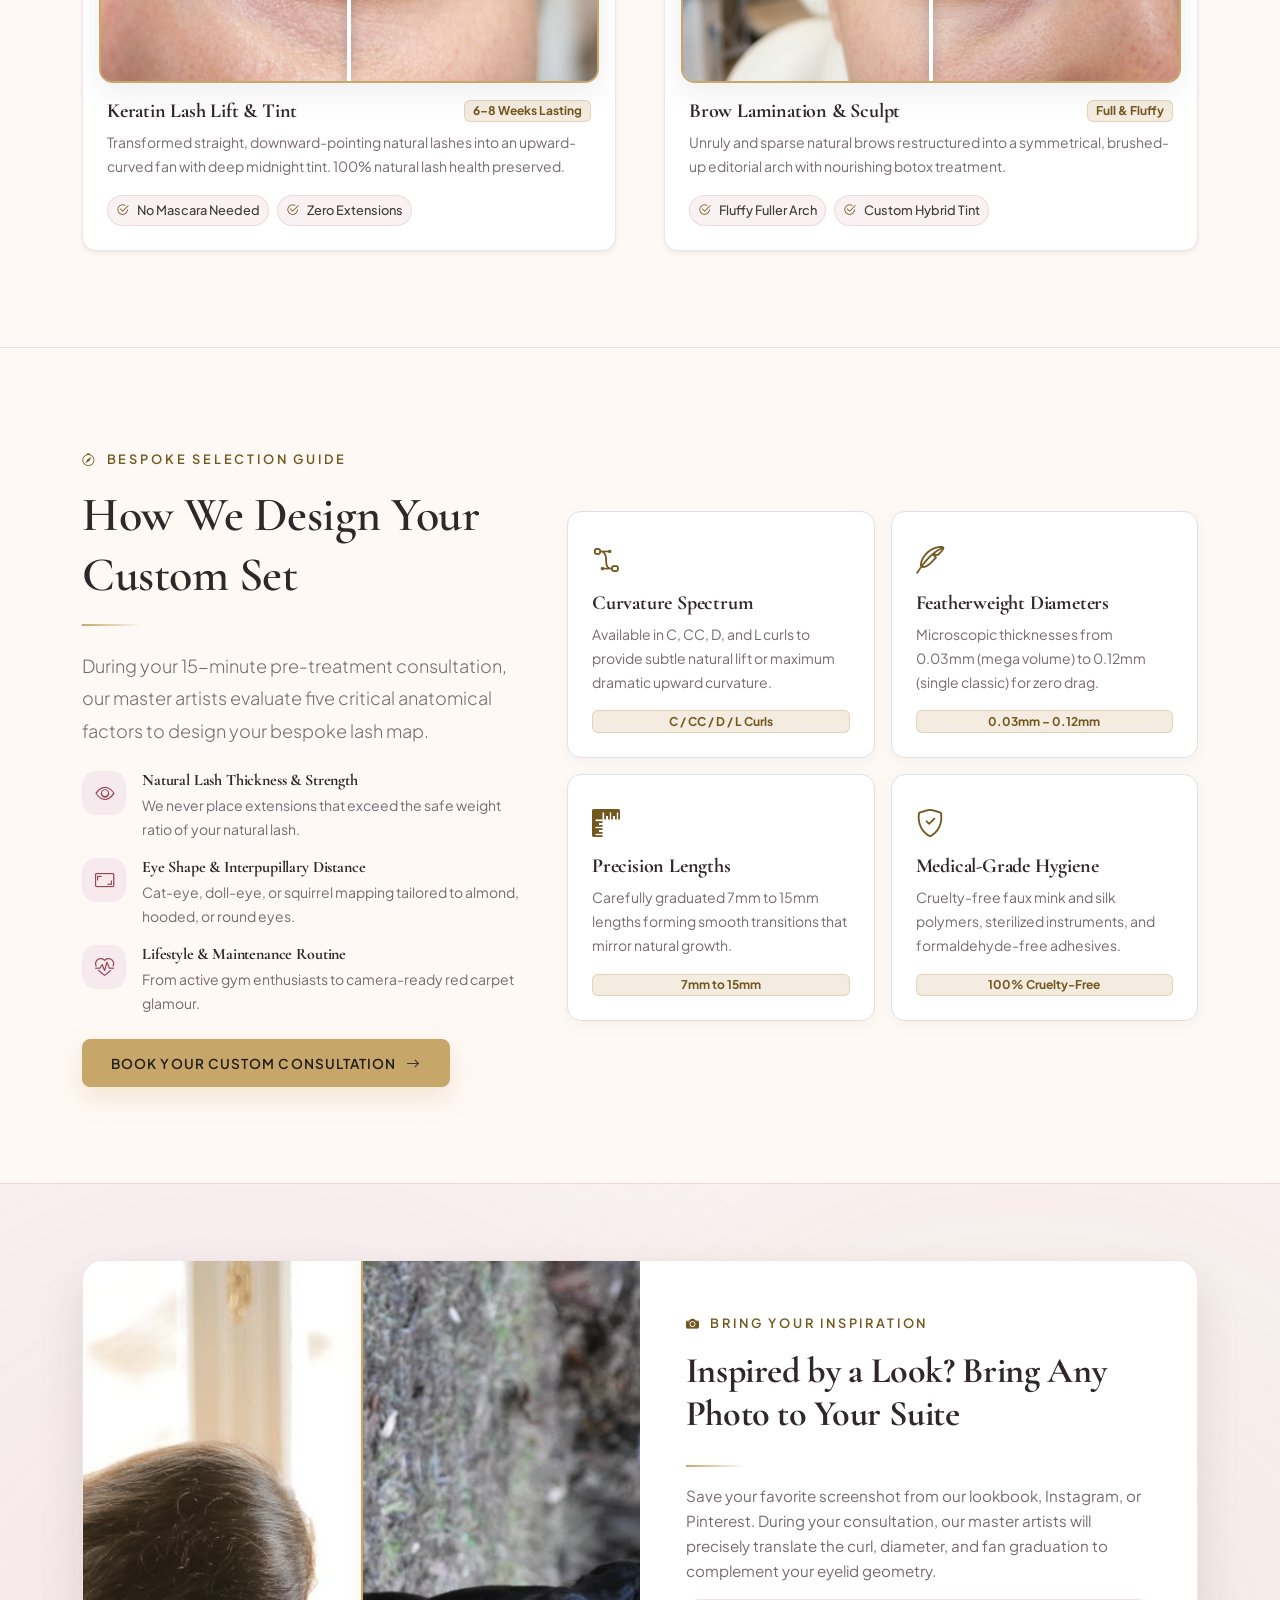
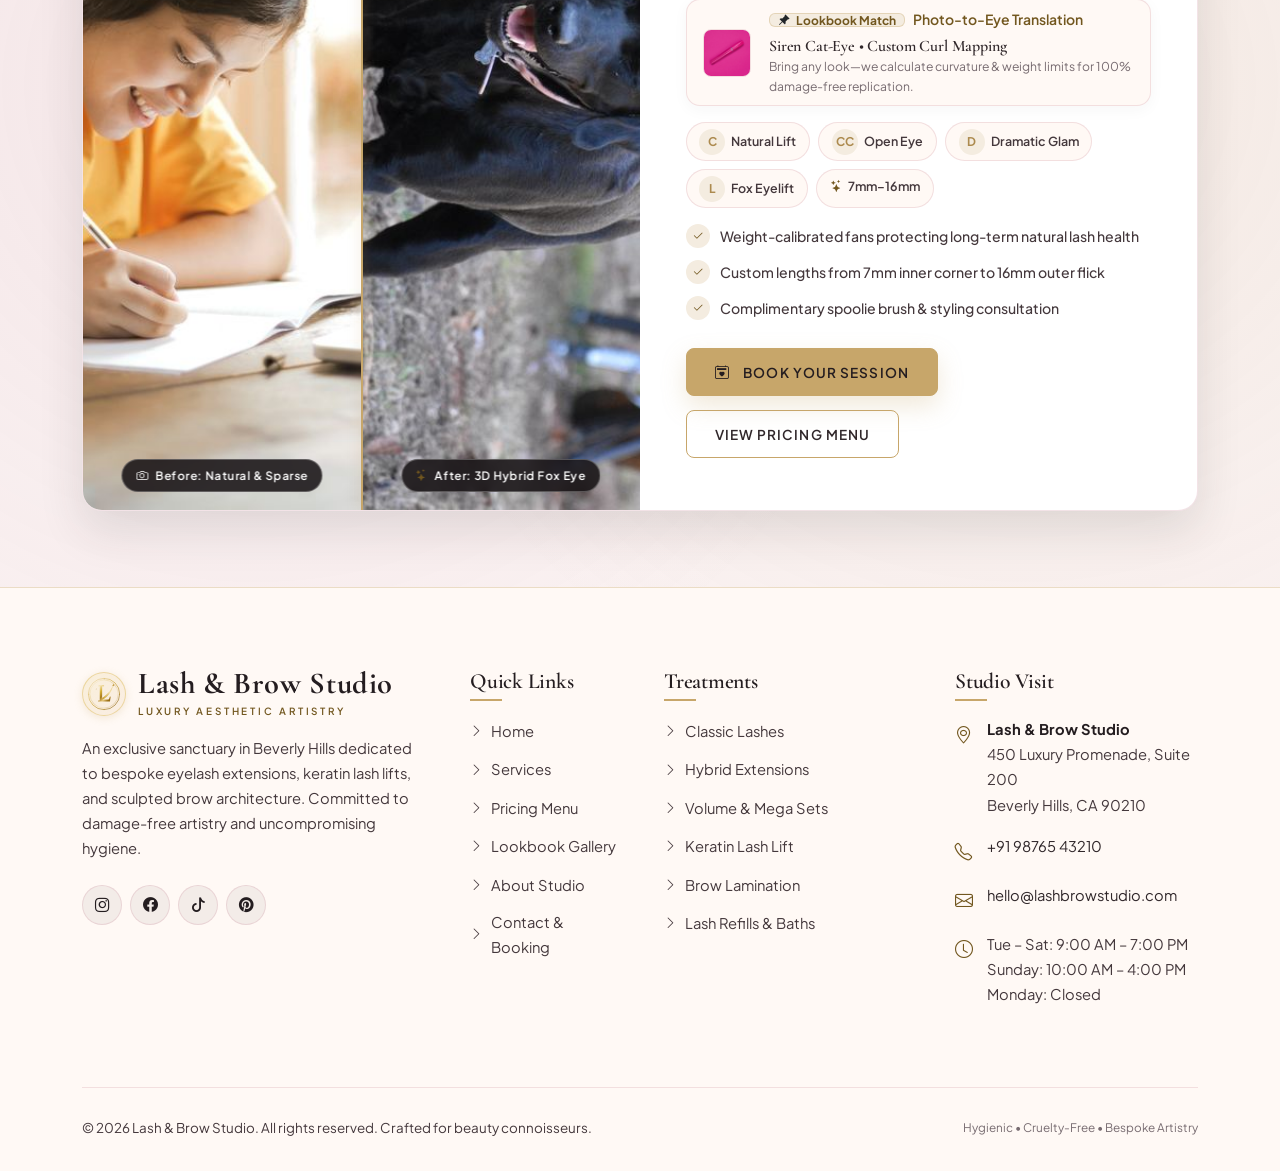
<file: gallery.html>
<!DOCTYPE html>
<html lang="en" dir="ltr" data-theme="light">
<head>
  <meta charset="UTF-8">
  <meta name="viewport" content="width=device-width, initial-scale=1.0">
  <meta name="description" content="Explore the portfolio and lookbook of Lash &amp; Brow Studio. View real client results, classic lashes, volume sets, hybrid textures, keratin lash lifts, and brow laminations.">
  <meta name="keywords" content="eyelash extensions portfolio, lash lookbook, brow lamination before after, classic lashes, russian volume, hybrid lashes, beverly hills lash studio">
  <meta name="author" content="Lash &amp; Brow Studio">
  <meta name="theme-color" content="#FFF9F5">

  <title>Artistry Lookbook &amp; Gallery — Lash &amp; Brow Studio</title>
  <link rel="icon" type="image/svg+xml" href="assets/images/logo/logo-l.svg">

  <!-- Google Fonts: Playfair Display (Serif) & Plus Jakarta Sans (Sans-serif) -->
  <link rel="preconnect" href="https://fonts.googleapis.com">
  <link rel="preconnect" href="https://fonts.gstatic.com" crossorigin>
  <link href="https://fonts.googleapis.com/css2?family=Playfair+Display:ital,wght@0,400;0,600;0,700;1,400&family=Plus+Jakarta+Sans:wght@300;400;500;600;700&display=swap" rel="stylesheet">

  <!-- Bootstrap 5 CSS CDN -->
  <link href="https://cdn.jsdelivr.net/npm/bootstrap@5.3.3/dist/css/bootstrap.min.css" rel="stylesheet" integrity="sha384-QWTKZyjpPEjISv5WaRU9OFeRpok6YctnYmDr5pNlyT2bRjXh0JMhjY6hW+ALEwIH" crossorigin="anonymous">

  <!-- Bootstrap Icons CDN -->
  <link rel="stylesheet" href="https://cdn.jsdelivr.net/npm/bootstrap-icons@1.11.3/font/bootstrap-icons.min.css">

  <!-- Custom Stylesheets -->
  <link rel="stylesheet" href="css/style.css">
  <link rel="stylesheet" href="css/components.css">
  <link rel="stylesheet" href="css/responsive.css">

  <!-- Instant Theme & Direction Restoration (Zero Flash) -->
  <script>
    (function() {
      const savedTheme = localStorage.getItem('studio-theme') || 'light';
      document.documentElement.setAttribute('data-theme', savedTheme);
      const savedDir = localStorage.getItem('studio-direction') || 'ltr';
      document.documentElement.setAttribute('dir', savedDir);
      document.documentElement.dir = savedDir;
    })();
  </script>
</head>
<body>

  <!-- ========================================================================
       SHARED NAVIGATION BAR
       ======================================================================== -->
  <header>
    <nav class="navbar navbar-expand-xl navbar-luxury fixed-top" aria-label="Main Navigation">
      <div class="container navbar-container">
        <!-- Logo on Left -->
        <a class="navbar-brand navbar-brand-luxury" href="index.html" aria-label="Lash &amp; Brow Studio Home">
          <span class="brand-logo-wrap">
            <img src="assets/images/logo/logo-l.svg" alt="L" class="brand-logo-img" width="40" height="40">
          </span>
          <span class="brand-text-wrap">
            <span class="brand-main">Lash &amp; Brow Studio</span>
            <span class="brand-sub">Luxury Aesthetic Artistry</span>
          </span>
        </a>

        <!-- Hamburger Toggler Button (Mobile & Tablet) -->
        <button class="navbar-toggler" type="button" id="navbarLuxuryToggler" data-bs-toggle="collapse" data-bs-target="#navbarLuxuryCollapse" aria-controls="navbarLuxuryCollapse" aria-expanded="false" aria-label="Toggle navigation">
          <i class="bi bi-list fs-2"></i>
        </button>

        <!-- Navbar Collapse -->
        <div class="collapse navbar-collapse" id="navbarLuxuryCollapse">
          <!-- Center Navigation Links -->
          <ul class="navbar-nav navbar-nav-center mx-auto align-items-lg-center">
            <li class="nav-item dropdown">
              <a class="nav-link dropdown-toggle" href="#" id="homeDropdown" role="button" data-bs-toggle="dropdown" aria-expanded="false">
                Home <i class="bi bi-chevron-down nav-dropdown-icon"></i>
              </a>
              <ul class="dropdown-menu dropdown-menu-luxury" aria-labelledby="homeDropdown">
                <li><a class="dropdown-item" href="index.html">Home 1</a></li>
                <li><a class="dropdown-item" href="index2.html">Home 2</a></li>
              </ul>
            </li>
            <li class="nav-item">
              <a class="nav-link" href="services.html">Services</a>
            </li>
            <li class="nav-item">
              <a class="nav-link" href="pricing.html">Pricing</a>
            </li>
            <li class="nav-item">
              <a class="nav-link active" aria-current="page" href="gallery.html">Gallery</a>
            </li>
            <li class="nav-item">
              <a class="nav-link" href="about.html">About</a>
            </li>
            <li class="nav-item">
              <a class="nav-link" href="contact.html">Contact</a>
            </li>
          </ul>

          <!-- Right Controls: Theme Symbols, Direction Buttons & CTA -->
          <div class="navbar-actions d-flex flex-column flex-lg-row align-items-stretch align-items-lg-center gap-2">
            <div class="nav-controls-row">
              <!-- Theme Selection Symbol Buttons -->
              <div class="nav-control-group theme-toggle-group" role="group" aria-label="Theme Selection">
                <button type="button" class="btn-nav-symbol active" id="themeLightBtn" data-theme-val="light" aria-label="Light Mode" title="Light Mode" aria-pressed="true">
                  <i class="bi bi-sun-fill"></i>
                </button>
                <button type="button" class="btn-nav-symbol" id="themeDarkBtn" data-theme-val="dark" aria-label="Dark Mode" title="Dark Mode" aria-pressed="false">
                  <i class="bi bi-moon-stars-fill"></i>
                </button>
              </div>

              <!-- Direction Selection Text Buttons -->
              <div class="nav-control-group dir-toggle-group" role="group" aria-label="Layout Direction">
                <button type="button" class="btn-nav-dir active" id="dirLtrBtn" data-dir-val="ltr" aria-label="Left to Right Direction" aria-pressed="true">
                  LTR
                </button>
                <button type="button" class="btn-nav-dir" id="dirRtlBtn" data-dir-val="rtl" aria-label="Right to Left Direction" aria-pressed="false">
                  RTL
                </button>
              </div>
            </div>

            <!-- CTA Button -->
            <div class="navbar-nav-cta">
              <a href="contact.html#bookingCard" class="btn-luxury btn-luxury-primary btn-luxury-sm text-nowrap">
                <i class="bi bi-calendar2-heart me-1"></i> Book Appointment
              </a>
            </div>
          </div>
        </div>
      </div>
    </nav>
  </header>

  <main id="mainContent">

    <!-- ========================================================================
         PAGE HERO (UNIFIED LUXURY HERO)
         ======================================================================== -->
    <section class="subpage-hero-luxury" aria-labelledby="galleryHeroHeading">
      <div class="container subpage-hero-container">
        <!-- Breadcrumbs -->
        <nav aria-label="Breadcrumb" class="breadcrumb-luxury">
          <ol class="breadcrumb">
            <li class="breadcrumb-item"><a href="index.html">Home</a></li>
            <li class="breadcrumb-item active" aria-current="page">Artistry Lookbook</li>
          </ol>
        </nav>

        <div class="row align-items-center g-4 g-lg-5">
          <div class="col-lg-6 subpage-hero-content">
            <!-- Social Proof Rating Cluster -->
            <div class="subpage-hero-proof">
              <div class="proof-avatar-group">
                <img src="assets/images/testimonials/client-3.jpg" alt="Client" class="proof-avatar" width="24" height="24">
                <img src="assets/images/testimonials/client-1.jpg" alt="Client" class="proof-avatar" width="24" height="24">
                <img src="assets/images/testimonials/client-2.jpg" alt="Client" class="proof-avatar" width="24" height="24">
              </div>
              <div class="proof-text">
                <span class="proof-stars">&#9733;&#9733;&#9733;&#9733;&#9733;</span>
                <span>5.0 / 5 Rating &bull; 150+ Verified Transformations</span>
              </div>
            </div>

            <span class="eyebrow"><i class="bi bi-stars me-1 text-gold"></i> COUTURE PORTFOLIO</span>
            <h1 id="galleryHeroHeading" class="subpage-hero-title">The Artistry Lookbook</h1>
            <div class="divider-gold"></div>
            <p class="lead-luxury mb-2">
              Explore our gallery of bespoke eyelash extensions, keratin lash lifts, and sculpted brow transformations. Every set is individually mapped to celebrate your eye geometry and natural beauty.
            </p>

            <!-- Trust Pills -->
            <div class="subpage-hero-pills">
              <span class="subpage-hero-pill"><i class="bi bi-images"></i> 150+ Verified Transformations</span>
              <span class="subpage-hero-pill"><i class="bi bi-camera"></i> Zero-Filter Macro Artistry</span>
              <span class="subpage-hero-pill"><i class="bi bi-gem"></i> 5 Bespoke Style Maps</span>
            </div>

            <div class="d-flex flex-wrap gap-3">
              <a href="contact.html#bookingCard" class="btn-luxury btn-luxury-primary">
                Book A Featured Look <i class="bi bi-arrow-right ms-1"></i>
              </a>
              <a href="#lookbookFilterHeading" class="btn-luxury btn-luxury-secondary">
                Filter Collections
              </a>
            </div>
          </div>

          <div class="col-lg-6">
            <div class="subpage-hero-visual-wrap">
              <div class="subpage-hero-visual">
                <!-- Decorative Gold Accent Frame -->
                <div class="subpage-hero-frame"></div>

                <!-- Secondary Floating Inset Feature Card -->
                <div class="subpage-hero-inset-card">
                  <div class="subpage-hero-inset-img">
                    <img src="assets/images/lash-styles/couture-hybrid.jpg" alt="Bespoke silk lash mapping" loading="eager" width="150" height="90">
                  </div>
                  <div class="subpage-hero-inset-caption">Bespoke Silk Map</div>
                </div>

                <!-- Main Hero Image Card -->
                <div class="subpage-hero-image-card">
                  <img src="assets/images/hero/hero-lash.jpg" alt="Macro detail of luxury featherweight Russian volume lash artistry" class="img-fluid" width="1200" height="900" loading="eager">
                </div>

                <!-- Floating Credential Badge -->
                <div class="subpage-hero-badge">
                  <div class="subpage-hero-badge-icon">
                    <i class="bi bi-camera-fill"></i>
                  </div>
                  <div>
                    <div class="subpage-hero-badge-title">150+ Couture Transformations</div>
                    <div class="subpage-hero-badge-subtitle">Zero filter &bull; 100% Authentic Client Results</div>
                  </div>
                </div>
              </div>
            </div>
          </div>
        </div>
      </div>
    </section>

    <!-- ========================================================================
         FILTERABLE GALLERY SECTION
         ======================================================================== -->
    <section class="section-padding bg-card-theme" aria-labelledby="lookbookFilterHeading">
      <div class="container">
        <div class="text-center mb-4">
          <h2 id="lookbookFilterHeading" class="visually-hidden">Gallery Filter and Lookbook Cards</h2>

          <!-- Category Filter Buttons -->
          <div class="gallery-filter-wrap" role="tablist" aria-label="Filter Lookbook Categories">
            <button type="button" class="gallery-filter-btn active" data-filter="all" aria-pressed="true">
              <i class="bi bi-grid-fill small"></i> All Collections
            </button>
            <button type="button" class="gallery-filter-btn" data-filter="classic" aria-pressed="false">
              <i class="bi bi-eye small"></i> Classic Lashes
            </button>
            <button type="button" class="gallery-filter-btn" data-filter="volume" aria-pressed="false">
              <i class="bi bi-fan small"></i> Volume &amp; Mega
            </button>
            <button type="button" class="gallery-filter-btn" data-filter="hybrid" aria-pressed="false">
              <i class="bi bi-layers-half small"></i> Hybrid Texture
            </button>
            <button type="button" class="gallery-filter-btn" data-filter="wispy" aria-pressed="false">
              <i class="bi bi-stars small"></i> Wispy &amp; Wet-Look
            </button>
            <button type="button" class="gallery-filter-btn" data-filter="lift" aria-pressed="false">
              <i class="bi bi-arrow-up-circle small"></i> Lash Lift &amp; Tint
            </button>
            <button type="button" class="gallery-filter-btn" data-filter="brows" aria-pressed="false">
              <i class="bi bi-brush small"></i> Sculpted Brows
            </button>
          </div>
        </div>

        <!-- Gallery Grid (12 High-Res Curated Items) -->
        <div class="row g-4" id="galleryGrid">

          <!-- Item 1: Classic Lashes -->
          <div class="col-lg-4 col-md-6 gallery-item" data-category="classic">
            <div class="gallery-card" data-lightbox="true" data-title="Natural Silk Classic Set" data-desc="1:1 single Japanese silk lash application. 0.12mm C-Curl with soft tapered tips for clean everyday elegance." data-large-src="assets/images/lash-styles/natural-classic.jpg">
              <img src="assets/images/lash-styles/natural-classic.jpg" alt="Natural Silk Classic Lash Extensions" loading="lazy">
              <div class="gallery-overlay">
                <span class="gallery-overlay-icon"><i class="bi bi-arrows-fullscreen"></i></span>
                <span class="badge badge-gold mb-2 w-auto align-self-start">Classic 1:1</span>
                <h3 class="gallery-title">Natural Silk Classic</h3>
                <p class="gallery-sub">0.12mm &bull; C-Curl &bull; Clean Definition</p>
                <div><span class="gallery-card-spec">Lightweight Everyday Mascara Look</span></div>
              </div>
            </div>
          </div>

          <!-- Item 2: Volume Lashes -->
          <div class="col-lg-4 col-md-6 gallery-item" data-category="volume">
            <div class="gallery-card" data-lightbox="true" data-title="Russian Volume Glamour Set" data-desc="4D–6D handcrafted ultra-fine fans (0.05mm) creating dense, velvet lash depth with lightweight comfort." data-large-src="assets/images/lash-styles/dramatic-volume.jpg">
              <img src="assets/images/lash-styles/dramatic-volume.jpg" alt="Russian Volume Lash Extensions" loading="lazy">
              <div class="gallery-overlay">
                <span class="gallery-overlay-icon"><i class="bi bi-arrows-fullscreen"></i></span>
                <span class="badge badge-gold mb-2 w-auto align-self-start">Russian Volume</span>
                <h3 class="gallery-title">Russian Volume Glamour</h3>
                <p class="gallery-sub">4D–6D &bull; 0.05mm &bull; D-Curl</p>
                <div><span class="gallery-card-spec">Deep Fluffy Flutter &bull; Full Density</span></div>
              </div>
            </div>
          </div>

          <!-- Item 3: Hybrid Lashes -->
          <div class="col-lg-4 col-md-6 gallery-item" data-category="hybrid">
            <div class="gallery-card" data-lightbox="true" data-title="Dimensional Textured Hybrid" data-desc="Artful 50/50 blend of classic single lashes and 3D volume bouquets for dimensional flutter." data-large-src="assets/images/lash-styles/hybrid-lashes.jpg">
              <img src="assets/images/lash-styles/hybrid-lashes.jpg" alt="Dimensional Hybrid Lash Extensions" loading="lazy">
              <div class="gallery-overlay">
                <span class="gallery-overlay-icon"><i class="bi bi-arrows-fullscreen"></i></span>
                <span class="badge badge-gold mb-2 w-auto align-self-start">Hybrid Blend</span>
                <h3 class="gallery-title">Textured Hybrid</h3>
                <p class="gallery-sub">Classic + 3D Fans &bull; CC-Curl</p>
                <div><span class="gallery-card-spec">Bespoke Textured Dimension</span></div>
              </div>
            </div>
          </div>

          <!-- Item 4: Wispy & Wet-Look -->
          <div class="col-lg-4 col-md-6 gallery-item" data-category="wispy">
            <div class="gallery-card" data-lightbox="true" data-title="Wet-Look Wispy Spikes" data-desc="High-fashion Kim-K style with defined closed-fan spike peaks interspersed with feathery volume bases." data-large-src="assets/images/lash-styles/wispy-lashes.jpg">
              <img src="assets/images/lash-styles/wispy-lashes.jpg" alt="Wispy Kim-K Lash Extensions" loading="lazy">
              <div class="gallery-overlay">
                <span class="gallery-overlay-icon"><i class="bi bi-arrows-fullscreen"></i></span>
                <span class="badge badge-gold mb-2 w-auto align-self-start">Wispy Styling</span>
                <h3 class="gallery-title">Wet-Look Wispy Spikes</h3>
                <p class="gallery-sub">Spike Accents &bull; 9–14mm &bull; D-Curl</p>
                <div><span class="gallery-card-spec">Modern High-Fashion Eye Contour</span></div>
              </div>
            </div>
          </div>

          <!-- Item 5: Soft Volume -->
          <div class="col-lg-4 col-md-6 gallery-item" data-category="volume">
            <div class="gallery-card" data-lightbox="true" data-title="Velvet Soft Volume" data-desc="Delicate 3D cashmere volume fans for clients desiring fullness with a natural, feathery finish." data-large-src="assets/images/lash-styles/soft-volume.jpg">
              <img src="assets/images/lash-styles/soft-volume.jpg" alt="Velvet Soft Volume Lashes" loading="lazy">
              <div class="gallery-overlay">
                <span class="gallery-overlay-icon"><i class="bi bi-arrows-fullscreen"></i></span>
                <span class="badge badge-gold mb-2 w-auto align-self-start">Soft Volume</span>
                <h3 class="gallery-title">Velvet Soft Volume</h3>
                <p class="gallery-sub">3D Fans &bull; 0.07mm &bull; C-Curl</p>
                <div><span class="gallery-card-spec">Featherweight Cashmere Texture</span></div>
              </div>
            </div>
          </div>

          <!-- Item 6: Cat-Eye Lift -->
          <div class="col-lg-4 col-md-6 gallery-item" data-category="wispy">
            <div class="gallery-card" data-lightbox="true" data-title="Cat-Eye Ascending Lift" data-desc="Sultry elongated cat-eye mapping with gradient lengths from 8mm inner corner to 13mm winged outer edges." data-large-src="assets/images/lash-styles/cat-eye-style.jpg">
              <img src="assets/images/lash-styles/cat-eye-style.jpg" alt="Cat Eye Lash Styling" loading="lazy">
              <div class="gallery-overlay">
                <span class="gallery-overlay-icon"><i class="bi bi-arrows-fullscreen"></i></span>
                <span class="badge badge-gold mb-2 w-auto align-self-start">Cat-Eye Map</span>
                <h3 class="gallery-title">Cat-Eye Ascending Lift</h3>
                <p class="gallery-sub">8–13mm Gradient &bull; CC/D-Curl</p>
                <div><span class="gallery-card-spec">Sultry Winged Eye Elongation</span></div>
              </div>
            </div>
          </div>

          <!-- Item 7: Keratin Lash Lift -->
          <div class="col-lg-4 col-md-6 gallery-item" data-category="lift">
            <div class="gallery-card" data-lightbox="true" data-title="Keratin Lash Lift &amp; Midnight Tint" data-desc="Gentle organic keratin infusion curving natural lashes directly upward from the follicle. Paired with intense midnight tint." data-large-src="assets/images/services/lash-lift.jpg">
              <img src="assets/images/services/lash-lift.jpg" alt="Keratin Lash Lift Treatment" loading="lazy">
              <div class="gallery-overlay">
                <span class="gallery-overlay-icon"><i class="bi bi-arrows-fullscreen"></i></span>
                <span class="badge badge-gold mb-2 w-auto align-self-start">Keratin Lift</span>
                <h3 class="gallery-title">Lash Lift &amp; Tint</h3>
                <p class="gallery-sub">Natural Lashes &bull; 6–8 Weeks Hold</p>
                <div><span class="gallery-card-spec">100% Damage-Free Keratin Infusion</span></div>
              </div>
            </div>
          </div>

          <!-- Item 8: Brow Lamination -->
          <div class="col-lg-4 col-md-6 gallery-item" data-category="brows">
            <div class="gallery-card" data-lightbox="true" data-title="Architectural Brow Lamination" data-desc="Restructures brow hairs into uniform upward direction for high-fashion fluffy thickness and fullness." data-large-src="assets/images/services/brow-lamination.jpg">
              <img src="assets/images/services/brow-lamination.jpg" alt="Architectural Brow Lamination" loading="lazy">
              <div class="gallery-overlay">
                <span class="gallery-overlay-icon"><i class="bi bi-arrows-fullscreen"></i></span>
                <span class="badge badge-gold mb-2 w-auto align-self-start">Brow Lamination</span>
                <h3 class="gallery-title">Architectural Brow Lamination</h3>
                <p class="gallery-sub">Keratin Infused &bull; Fluffy Arch</p>
                <div><span class="gallery-card-spec">Upward Brushed Feathery Volume</span></div>
              </div>
            </div>
          </div>

          <!-- Item 9: Brow Shaping -->
          <div class="col-lg-4 col-md-6 gallery-item" data-category="brows">
            <div class="gallery-card" data-lightbox="true" data-title="Golden Ratio Brow Sculpting" data-desc="Precision brow mapping tailored to individual facial proportions, followed by gentle tweezing and trimming." data-large-src="assets/images/services/brow-shaping-profile.jpg">
              <img src="assets/images/services/brow-shaping-profile.jpg" alt="Precision Brow Shaping Profile" loading="lazy">
              <div class="gallery-overlay">
                <span class="gallery-overlay-icon"><i class="bi bi-arrows-fullscreen"></i></span>
                <span class="badge badge-gold mb-2 w-auto align-self-start">Brow Sculpting</span>
                <h3 class="gallery-title">Golden Ratio Brow Sculpting</h3>
                <p class="gallery-sub">Architectural Mapping &bull; Clean Line</p>
                <div><span class="gallery-card-spec">Facial Symmetry Alignment</span></div>
              </div>
            </div>
          </div>

          <!-- Item 10: Brow Tint -->
          <div class="col-lg-4 col-md-6 gallery-item" data-category="brows">
            <div class="gallery-card" data-lightbox="true" data-title="Hybrid Brow Stain &amp; Conditioning Tint" data-desc="Long-lasting custom tint adhering to hair and skin, creating an ombré filled-in powder finish." data-large-src="assets/images/services/brow-stain-palette.jpg">
              <img src="assets/images/services/brow-stain-palette.jpg" alt="Hybrid Brow Stain &amp; Pigment Palette" loading="lazy">
              <div class="gallery-overlay">
                <span class="gallery-overlay-icon"><i class="bi bi-arrows-fullscreen"></i></span>
                <span class="badge badge-gold mb-2 w-auto align-self-start">Brow Stain</span>
                <h3 class="gallery-title">Hybrid Brow Stain &amp; Tint</h3>
                <p class="gallery-sub">Custom Pigment &bull; Rich Dimension</p>
                <div><span class="gallery-card-spec">Soft Ombré Powder Effect</span></div>
              </div>
            </div>
          </div>

          <!-- Item 11: Master Silk Classic -->
          <div class="col-lg-4 col-md-6 gallery-item" data-category="classic">
            <div class="gallery-card" data-lightbox="true" data-title="Precision Isolated Silk Classic" data-desc="Flawless single-lash isolation using medical-grade adhesive. Lightweight, weightless, and 100% damage-free." data-large-src="assets/images/lash-styles/master-classic.jpg">
              <img src="assets/images/lash-styles/master-classic.jpg" alt="Precision Classic Lash Isolation" loading="lazy">
              <div class="gallery-overlay">
                <span class="gallery-overlay-icon"><i class="bi bi-arrows-fullscreen"></i></span>
                <span class="badge badge-gold mb-2 w-auto align-self-start">Classic Isolation</span>
                <h3 class="gallery-title">Master Silk Classic</h3>
                <p class="gallery-sub">1:1 Japanese Silk &bull; 0.10mm</p>
                <div><span class="gallery-card-spec">Featherweight Natural Sophistication</span></div>
              </div>
            </div>
          </div>

          <!-- Item 12: Couture Hybrid Flutter -->
          <div class="col-lg-4 col-md-6 gallery-item" data-category="hybrid">
            <div class="gallery-card" data-lightbox="true" data-title="Couture Hybrid Flutter" data-desc="Multi-curl and multi-length hybrid design mapped to open up almond and deep-set eye shapes." data-large-src="assets/images/services/lash-mapping-process.jpg">
              <img src="assets/images/services/lash-mapping-process.jpg" alt="Couture Hybrid Lash Mapping &amp; Styling" loading="lazy">
              <div class="gallery-overlay">
                <span class="gallery-overlay-icon"><i class="bi bi-arrows-fullscreen"></i></span>
                <span class="badge badge-gold mb-2 w-auto align-self-start">Couture Hybrid</span>
                <h3 class="gallery-title">Couture Hybrid Flutter</h3>
                <p class="gallery-sub">Multi-Length Blend &bull; C/D-Curl</p>
                <div><span class="gallery-card-spec">Dimensional Eye-Opening Volume</span></div>
              </div>
            </div>
          </div>

        </div>
      </div>
    </section>

    <!-- ========================================================================
         INTERACTIVE BEFORE & AFTER TRANSFORMATION SHOWCASE
         ======================================================================== -->
    <section class="section-padding bg-ivory border-top border-bottom" aria-labelledby="transformationHeading">
      <div class="container">
        <div class="text-center mb-5">
          <span class="eyebrow"><i class="bi bi-arrow-left-right me-1 text-gold"></i> REAL CLIENT RESULTS</span>
          <h2 id="transformationHeading" class="section-title">Before &amp; After Transformations</h2>
          <div class="divider-gold mx-auto"></div>
          <p class="section-subtitle mt-3">
            Witness the subtle power of precision lash lifting and architectural brow sculpting. Drag the sliders below to view real untouched client transformations.
          </p>
        </div>

        <div class="row g-5 align-items-center">
          <!-- Transformation 1: Keratin Lash Lift & Midnight Tint Slider -->
          <div class="col-lg-6">
            <div class="card-luxury p-3 h-100 shadow-sm">
              <div class="ba-slider-container mb-3" aria-label="Interactive Before and After slider for Keratin Lash Lift">
                <img src="assets/images/before-after/lash-after-1.jpg" alt="Lash Lift After treatment" class="ba-slider-after">
                <div class="ba-slider-before">
                  <img src="assets/images/before-after/lash-before-1.jpg" alt="Lash Lift Before treatment">
                </div>
                <div class="ba-slider-handle">
                  <div class="ba-slider-button">
                    <i class="bi bi-chevron-left"></i>
                    <i class="bi bi-chevron-right"></i>
                  </div>
                </div>
              </div>
              <div class="px-2 pb-2">
                <div class="d-flex justify-content-between align-items-center mb-2">
                  <h3 class="h5 mb-0 fw-bold">Keratin Lash Lift &amp; Tint</h3>
                  <span class="badge badge-gold">6–8 Weeks Lasting</span>
                </div>
                <p class="text-muted-custom small mb-3">
                  Transformed straight, downward-pointing natural lashes into an upward-curved fan with deep midnight tint. 100% natural lash health preserved.
                </p>
                <div class="d-flex gap-2">
                  <span class="credential-pill py-1 px-2 small"><i class="bi bi-check2-circle"></i> No Mascara Needed</span>
                  <span class="credential-pill py-1 px-2 small"><i class="bi bi-check2-circle"></i> Zero Extensions</span>
                </div>
              </div>
            </div>
          </div>

          <!-- Transformation 2: Brow Lamination & Tint Slider -->
          <div class="col-lg-6">
            <div class="card-luxury p-3 h-100 shadow-sm">
              <div class="ba-slider-container mb-3" aria-label="Interactive Before and After slider for Brow Lamination">
                <img src="assets/images/before-after/brow-after-1.jpg" alt="Brow Lamination After treatment" class="ba-slider-after">
                <div class="ba-slider-before">
                  <img src="assets/images/before-after/brow-before-1.jpg" alt="Brow Lamination Before treatment">
                </div>
                <div class="ba-slider-handle">
                  <div class="ba-slider-button">
                    <i class="bi bi-chevron-left"></i>
                    <i class="bi bi-chevron-right"></i>
                  </div>
                </div>
              </div>
              <div class="px-2 pb-2">
                <div class="d-flex justify-content-between align-items-center mb-2">
                  <h3 class="h5 mb-0 fw-bold">Brow Lamination &amp; Sculpt</h3>
                  <span class="badge badge-gold">Full &amp; Fluffy</span>
                </div>
                <p class="text-muted-custom small mb-3">
                  Unruly and sparse natural brows restructured into a symmetrical, brushed-up editorial arch with nourishing botox treatment.
                </p>
                <div class="d-flex gap-2">
                  <span class="credential-pill py-1 px-2 small"><i class="bi bi-check2-circle"></i> Fluffy Fuller Arch</span>
                  <span class="credential-pill py-1 px-2 small"><i class="bi bi-check2-circle"></i> Custom Hybrid Tint</span>
                </div>
              </div>
            </div>
          </div>
        </div>
      </div>
    </section>

    <!-- ========================================================================
         LASH SELECTION GUIDE / ANATOMY BOX
         ======================================================================== -->
    <section class="section-padding bg-card-theme" aria-labelledby="lashGuideHeading">
      <div class="container">
        <div class="row align-items-center g-5">
          <div class="col-lg-5">
            <span class="eyebrow"><i class="bi bi-compass me-1 text-gold"></i> BESPOKE SELECTION GUIDE</span>
            <h2 id="lashGuideHeading" class="section-title mb-3">How We Design Your Custom Set</h2>
            <div class="divider-gold"></div>
            <p class="lead-luxury mb-4">
              During your 15-minute pre-treatment consultation, our master artists evaluate five critical anatomical factors to design your bespoke lash map.
            </p>
            <div class="d-flex flex-column gap-3 mb-4">
              <div class="d-flex align-items-start gap-3">
                <div class="standard-icon m-0 flex-shrink-0" style="width: 44px; height: 44px; font-size: 1.2rem;">
                  <i class="bi bi-eye"></i>
                </div>
                <div>
                  <h3 class="h6 mb-1 fw-bold">Natural Lash Thickness &amp; Strength</h3>
                  <p class="text-muted-custom small mb-0">We never place extensions that exceed the safe weight ratio of your natural lash.</p>
                </div>
              </div>
              <div class="d-flex align-items-start gap-3">
                <div class="standard-icon m-0 flex-shrink-0" style="width: 44px; height: 44px; font-size: 1.2rem;">
                  <i class="bi bi-aspect-ratio"></i>
                </div>
                <div>
                  <h3 class="h6 mb-1 fw-bold">Eye Shape &amp; Interpupillary Distance</h3>
                  <p class="text-muted-custom small mb-0">Cat-eye, doll-eye, or squirrel mapping tailored to almond, hooded, or round eyes.</p>
                </div>
              </div>
              <div class="d-flex align-items-start gap-3">
                <div class="standard-icon m-0 flex-shrink-0" style="width: 44px; height: 44px; font-size: 1.2rem;">
                  <i class="bi bi-heart-pulse"></i>
                </div>
                <div>
                  <h3 class="h6 mb-1 fw-bold">Lifestyle &amp; Maintenance Routine</h3>
                  <p class="text-muted-custom small mb-0">From active gym enthusiasts to camera-ready red carpet glamour.</p>
                </div>
              </div>
            </div>
            <a href="contact.html#bookingCard" class="btn-luxury btn-luxury-primary">
              Book Your Custom Consultation <i class="bi bi-arrow-right"></i>
            </a>
          </div>

          <div class="col-lg-7">
            <div class="row g-3">
              <!-- Spec Card 1: Curls -->
              <div class="col-sm-6">
                <div class="card-luxury p-4 h-100 border">
                  <div class="text-gold fs-3 mb-2"><i class="bi bi-bezier2"></i></div>
                  <h3 class="h5 fw-bold mb-2">Curvature Spectrum</h3>
                  <p class="text-muted-custom small mb-3">Available in C, CC, D, and L curls to provide subtle natural lift or maximum dramatic upward curvature.</p>
                  <span class="badge badge-gold">C / CC / D / L Curls</span>
                </div>
              </div>
              <!-- Spec Card 2: Diameters -->
              <div class="col-sm-6">
                <div class="card-luxury p-4 h-100 border">
                  <div class="text-gold fs-3 mb-2"><i class="bi bi-feather"></i></div>
                  <h3 class="h5 fw-bold mb-2">Featherweight Diameters</h3>
                  <p class="text-muted-custom small mb-3">Microscopic thicknesses from 0.03mm (mega volume) to 0.12mm (single classic) for zero drag.</p>
                  <span class="badge badge-gold">0.03mm – 0.12mm</span>
                </div>
              </div>
              <!-- Spec Card 3: Lengths -->
              <div class="col-sm-6">
                <div class="card-luxury p-4 h-100 border">
                  <div class="text-gold fs-3 mb-2"><i class="bi bi-rulers"></i></div>
                  <h3 class="h5 fw-bold mb-2">Precision Lengths</h3>
                  <p class="text-muted-custom small mb-3">Carefully graduated 7mm to 15mm lengths forming smooth transitions that mirror natural growth.</p>
                  <span class="badge badge-gold">7mm to 15mm</span>
                </div>
              </div>
              <!-- Spec Card 4: Fibers -->
              <div class="col-sm-6">
                <div class="card-luxury p-4 h-100 border">
                  <div class="text-gold fs-3 mb-2"><i class="bi bi-shield-check"></i></div>
                  <h3 class="h5 fw-bold mb-2">Medical-Grade Hygiene</h3>
                  <p class="text-muted-custom small mb-3">Cruelty-free faux mink and silk polymers, sterilized instruments, and formaldehyde-free adhesives.</p>
                  <span class="badge badge-gold">100% Cruelty-Free</span>
                </div>
              </div>
            </div>
          </div>
        </div>
      </div>
    </section>

    <!-- ========================================================================
         LOOKBOOK INSPIRATION SHOWCASE (BEFORE/AFTER TRANSFORMATION & INSP-MATCHING)
         ======================================================================== -->
    <section class="final-section-luxury final-sec-gallery" aria-labelledby="ctaGalleryHeading">
      <div class="container">
        <div class="final-card-visual-wrap">
          <div class="row g-0 align-items-stretch">
            <!-- Left Side-by-Side Before/After Visual Side -->
            <div class="col-lg-6 order-lg-1 order-2">
              <div class="gallery-split-compare-wrap">
                <!-- Before Frame -->
                <div class="gallery-split-frame">
                  <img src="assets/images/before-after/lash-compare-before.jpg" alt="Client lashes before bespoke extension application" loading="lazy" width="400" height="600">
                  <span class="gallery-split-badge"><i class="bi bi-camera me-1"></i> Before: Natural &amp; Sparse</span>
                </div>
                <!-- Divider Gold Line -->
                <div class="gallery-split-divider-line"></div>
                <!-- After Frame -->
                <div class="gallery-split-frame">
                  <img src="assets/images/before-after/lash-compare-after.jpg" alt="Client lashes after couture Russian volume transformation" loading="lazy" width="400" height="600">
                  <span class="gallery-split-badge"><i class="bi bi-stars text-gold me-1"></i> After: 3D Hybrid Fox Eye</span>
                </div>
              </div>
            </div>

            <!-- Right Inspiration Matching Content Side -->
            <div class="col-lg-6 order-lg-2 order-1">
              <div class="final-card-content-side">
                <span class="eyebrow text-gold"><i class="bi bi-camera-fill me-1"></i> BRING YOUR INSPIRATION</span>
                <h2 id="ctaGalleryHeading" class="final-card-title">Inspired by a Look? Bring Any Photo to Your Suite</h2>
                <div class="divider-gold mb-3"></div>
                <p class="final-card-desc mb-3">
                  Save your favorite screenshot from our lookbook, Instagram, or Pinterest. During your consultation, our master artists will precisely translate the curl, diameter, and fan graduation to complement your eyelid geometry.
                </p>

                <!-- Inspo Reference Visual Micro-Card -->
                <div class="services-diag-blueprint-card mb-3 py-2 px-3">
                  <div class="wayfinder-thumb">
                    <img src="assets/images/lash-styles/couture-hybrid-color.jpg" alt="Client inspo photo reference cat eye style" loading="lazy" width="70" height="70">
                  </div>
                  <div>
                    <div class="d-flex align-items-center gap-2 mb-1">
                      <span class="badge badge-gold px-2 py-0 small"><i class="bi bi-pin-angle-fill text-dark me-1"></i> Lookbook Match</span>
                      <small class="text-gold fw-semibold">Photo-to-Eye Translation</small>
                    </div>
                    <strong class="d-block font-serif fs-6">Siren Cat-Eye &bull; Custom Curl Mapping</strong>
                    <small class="text-muted-custom d-block" style="font-size: 0.76rem;">
                      Bring any look—we calculate curvature &amp; weight limits for 100% damage-free replication.
                    </small>
                  </div>
                </div>

                <!-- Popular Lash Style Tags with Visual Badges -->
                <div class="gallery-curl-tags-strip mb-3">
                  <span class="gallery-curl-tag"><span class="curl-shape-badge">C</span> Natural Lift</span>
                  <span class="gallery-curl-tag"><span class="curl-shape-badge">CC</span> Open Eye</span>
                  <span class="gallery-curl-tag"><span class="curl-shape-badge">D</span> Dramatic Glam</span>
                  <span class="gallery-curl-tag"><span class="curl-shape-badge">L</span> Fox Eyelift</span>
                  <span class="gallery-curl-tag"><i class="bi bi-stars text-gold me-1"></i> 7mm–16mm</span>
                </div>

                <ul class="final-perks-list">
                  <li class="final-perk-item">
                    <span class="final-perk-icon"><i class="bi bi-check2"></i></span>
                    <span>Weight-calibrated fans protecting long-term natural lash health</span>
                  </li>
                  <li class="final-perk-item">
                    <span class="final-perk-icon"><i class="bi bi-check2"></i></span>
                    <span>Custom lengths from 7mm inner corner to 16mm outer flick</span>
                  </li>
                  <li class="final-perk-item">
                    <span class="final-perk-icon"><i class="bi bi-check2"></i></span>
                    <span>Complimentary spoolie brush &amp; styling consultation</span>
                  </li>
                </ul>

                <div class="final-card-actions">
                  <a href="contact.html#bookingCard" class="btn-luxury btn-luxury-primary">
                    <i class="bi bi-calendar2-heart me-1"></i> Book Your Session
                  </a>
                  <a href="pricing.html" class="btn-luxury btn-luxury-secondary">
                    View Pricing Menu
                  </a>
                </div>
              </div>
            </div>
          </div>
        </div>
      </div>
    </section>

  </main>

  <!-- ========================================================================
       SHARED FOOTER
       ======================================================================== -->
  <footer class="footer-luxury" aria-label="Studio Footer">
    <div class="container">
      <div class="row g-5">
        <!-- Col 1: Brand & Bio -->
        <div class="col-lg-4 col-md-6 footer-col-spacing">
          <a class="navbar-brand-luxury footer-brand-link mb-3" href="index.html" aria-label="Lash &amp; Brow Studio Home">
            <span class="brand-logo-wrap">
              <img src="assets/images/logo/logo-l.svg" alt="L" class="brand-logo-img" width="44" height="44">
            </span>
            <span class="brand-text-wrap">
              <span class="brand-main">Lash &amp; Brow Studio</span>
              <span class="brand-sub">Luxury Aesthetic Artistry</span>
            </span>
          </a>
          <p class="footer-text mb-4">
            An exclusive sanctuary in Beverly Hills dedicated to bespoke eyelash extensions, keratin lash lifts, and sculpted brow architecture. Committed to damage-free artistry and uncompromising hygiene.
          </p>
          <div class="footer-social-links d-flex gap-2" aria-label="Social media links">
            <a href="https://www.instagram.com/" target="_blank" rel="noopener noreferrer" class="social-btn" aria-label="Follow us on Instagram">
              <i class="bi bi-instagram"></i>
            </a>
            <a href="https://www.facebook.com/" target="_blank" rel="noopener noreferrer" class="social-btn" aria-label="Follow us on Facebook">
              <i class="bi bi-facebook"></i>
            </a>
            <a href="https://www.tiktok.com/" target="_blank" rel="noopener noreferrer" class="social-btn" aria-label="Follow us on TikTok">
              <i class="bi bi-tiktok"></i>
            </a>
            <a href="https://www.pinterest.com/" target="_blank" rel="noopener noreferrer" class="social-btn" aria-label="Follow us on Pinterest">
              <i class="bi bi-pinterest"></i>
            </a>
          </div>
        </div>

        <!-- Col 2: Quick Links -->
        <div class="col-lg-2 col-md-6 col-6 footer-col-spacing">
          <h3 class="footer-heading">Quick Links</h3>
          <ul class="footer-links">
            <li><a href="index.html"><i class="bi bi-chevron-right small"></i> Home</a></li>
            <li><a href="services.html"><i class="bi bi-chevron-right small"></i> Services</a></li>
            <li><a href="pricing.html"><i class="bi bi-chevron-right small"></i> Pricing Menu</a></li>
            <li><a href="gallery.html"><i class="bi bi-chevron-right small"></i> Lookbook Gallery</a></li>
            <li><a href="about.html"><i class="bi bi-chevron-right small"></i> About Studio</a></li>
            <li><a href="contact.html"><i class="bi bi-chevron-right small"></i> Contact &amp; Booking</a></li>
          </ul>
        </div>

        <!-- Col 3: Signature Services -->
        <div class="col-lg-3 col-md-6 col-6 footer-col-spacing">
          <h3 class="footer-heading">Treatments</h3>
          <ul class="footer-links">
            <li><a href="services.html#classicLashes"><i class="bi bi-chevron-right small"></i> Classic Lashes</a></li>
            <li><a href="services.html#hybridLashes"><i class="bi bi-chevron-right small"></i> Hybrid Extensions</a></li>
            <li><a href="services.html#volumeLashes"><i class="bi bi-chevron-right small"></i> Volume &amp; Mega Sets</a></li>
            <li><a href="services.html#lashLift"><i class="bi bi-chevron-right small"></i> Keratin Lash Lift</a></li>
            <li><a href="services.html#browTreatments"><i class="bi bi-chevron-right small"></i> Brow Lamination</a></li>
            <li><a href="pricing.html#refills"><i class="bi bi-chevron-right small"></i> Lash Refills &amp; Baths</a></li>
          </ul>
        </div>

        <!-- Col 4: Studio Details -->
        <div class="col-lg-3 col-md-6 footer-col-spacing">
          <h3 class="footer-heading">Studio Visit</h3>
          <div class="footer-contact-item">
            <i class="bi bi-geo-alt"></i>
            <div>
              <strong>Lash &amp; Brow Studio</strong><br>
              450 Luxury Promenade, Suite 200<br>
              Beverly Hills, CA 90210
            </div>
          </div>
          <div class="footer-contact-item">
            <i class="bi bi-telephone"></i>
            <div>
              <a href="tel:+919876543210" class="text-white text-decoration-none">+91 98765 43210</a>
            </div>
          </div>
          <div class="footer-contact-item">
            <i class="bi bi-envelope"></i>
            <div>
              <a href="mailto:hello@lashbrowstudio.com" class="text-white text-decoration-none">hello@lashbrowstudio.com</a>
            </div>
          </div>
          <div class="footer-contact-item">
            <i class="bi bi-clock"></i>
            <div>
              Tue – Sat: 9:00 AM – 7:00 PM<br>
              Sunday: 10:00 AM – 4:00 PM<br>
              Monday: Closed
            </div>
          </div>
        </div>
      </div>

      <div class="footer-bottom d-flex flex-column flex-md-row justify-content-between align-items-center gap-2">
        <p class="mb-0 text-center text-md-start">
          &copy; 2026 Lash &amp; Brow Studio. All rights reserved. Crafted for beauty connoisseurs.
        </p>
        <div class="text-muted-custom small">
          <span>Hygienic</span> &bull; <span>Cruelty-Free</span> &bull; <span>Bespoke Artistry</span>
        </div>
      </div>
    </div>
  </footer>

  <!-- ========================================================================
       GALLERY LIGHTBOX MODAL
       ======================================================================== -->
  <div class="modal fade modal-luxury" id="galleryModal" tabindex="-1" aria-labelledby="modalLightboxTitle" aria-hidden="true">
    <div class="modal-dialog modal-dialog-centered modal-lg">
      <div class="modal-content">
        <div class="modal-header">
          <h2 class="modal-title fs-5" id="modalLightboxTitle">Lash Style Lookbook</h2>
          <button type="button" class="btn-close" data-bs-dismiss="modal" aria-label="Close"></button>
        </div>
        <div class="modal-body text-center position-relative">
          <img id="modalLightboxImage" alt="Lash lookbook preview" class="modal-lightbox-img img-fluid">
          <div class="modal-lightbox-caption text-start">
            <p id="modalLightboxDesc" class="text-muted-custom small mb-0"></p>
          </div>
        </div>
        <div class="modal-footer justify-content-between">
          <div class="d-flex gap-2">
            <button type="button" class="lightbox-nav-btn" id="lightboxPrevBtn" aria-label="Previous style image">
              <i class="bi bi-chevron-left"></i>
            </button>
            <button type="button" class="lightbox-nav-btn" id="lightboxNextBtn" aria-label="Next style image">
              <i class="bi bi-chevron-right"></i>
            </button>
          </div>
          <div class="d-flex gap-2">
            <button type="button" class="btn-luxury btn-luxury-secondary btn-luxury-sm" data-bs-dismiss="modal">Close</button>
            <a href="contact.html#bookingCard" class="btn-luxury btn-luxury-primary btn-luxury-sm">Book This Style</a>
          </div>
        </div>
      </div>
    </div>
  </div>

  <!-- Back to top floating button -->
  <button id="backToTop" class="back-to-top" aria-label="Scroll back to top of page">
    <i class="bi bi-arrow-up"></i>
  </button>

  <!-- Bootstrap 5 Bundle JS CDN (includes Popper) -->
  <script src="https://cdn.jsdelivr.net/npm/bootstrap@5.3.3/dist/js/bootstrap.bundle.min.js" integrity="sha384-YvpcrYf0tY3lHB60NNkmXc5s9fDVZLESaAA55NDzOxhy9GkcIdslK1eN7N6jIeHz" crossorigin="anonymous"></script>

  <!-- Custom Scripts -->
  <script src="js/main.js"></script>
  <script src="js/gallery.js"></script>
</body>
</html>
</file>
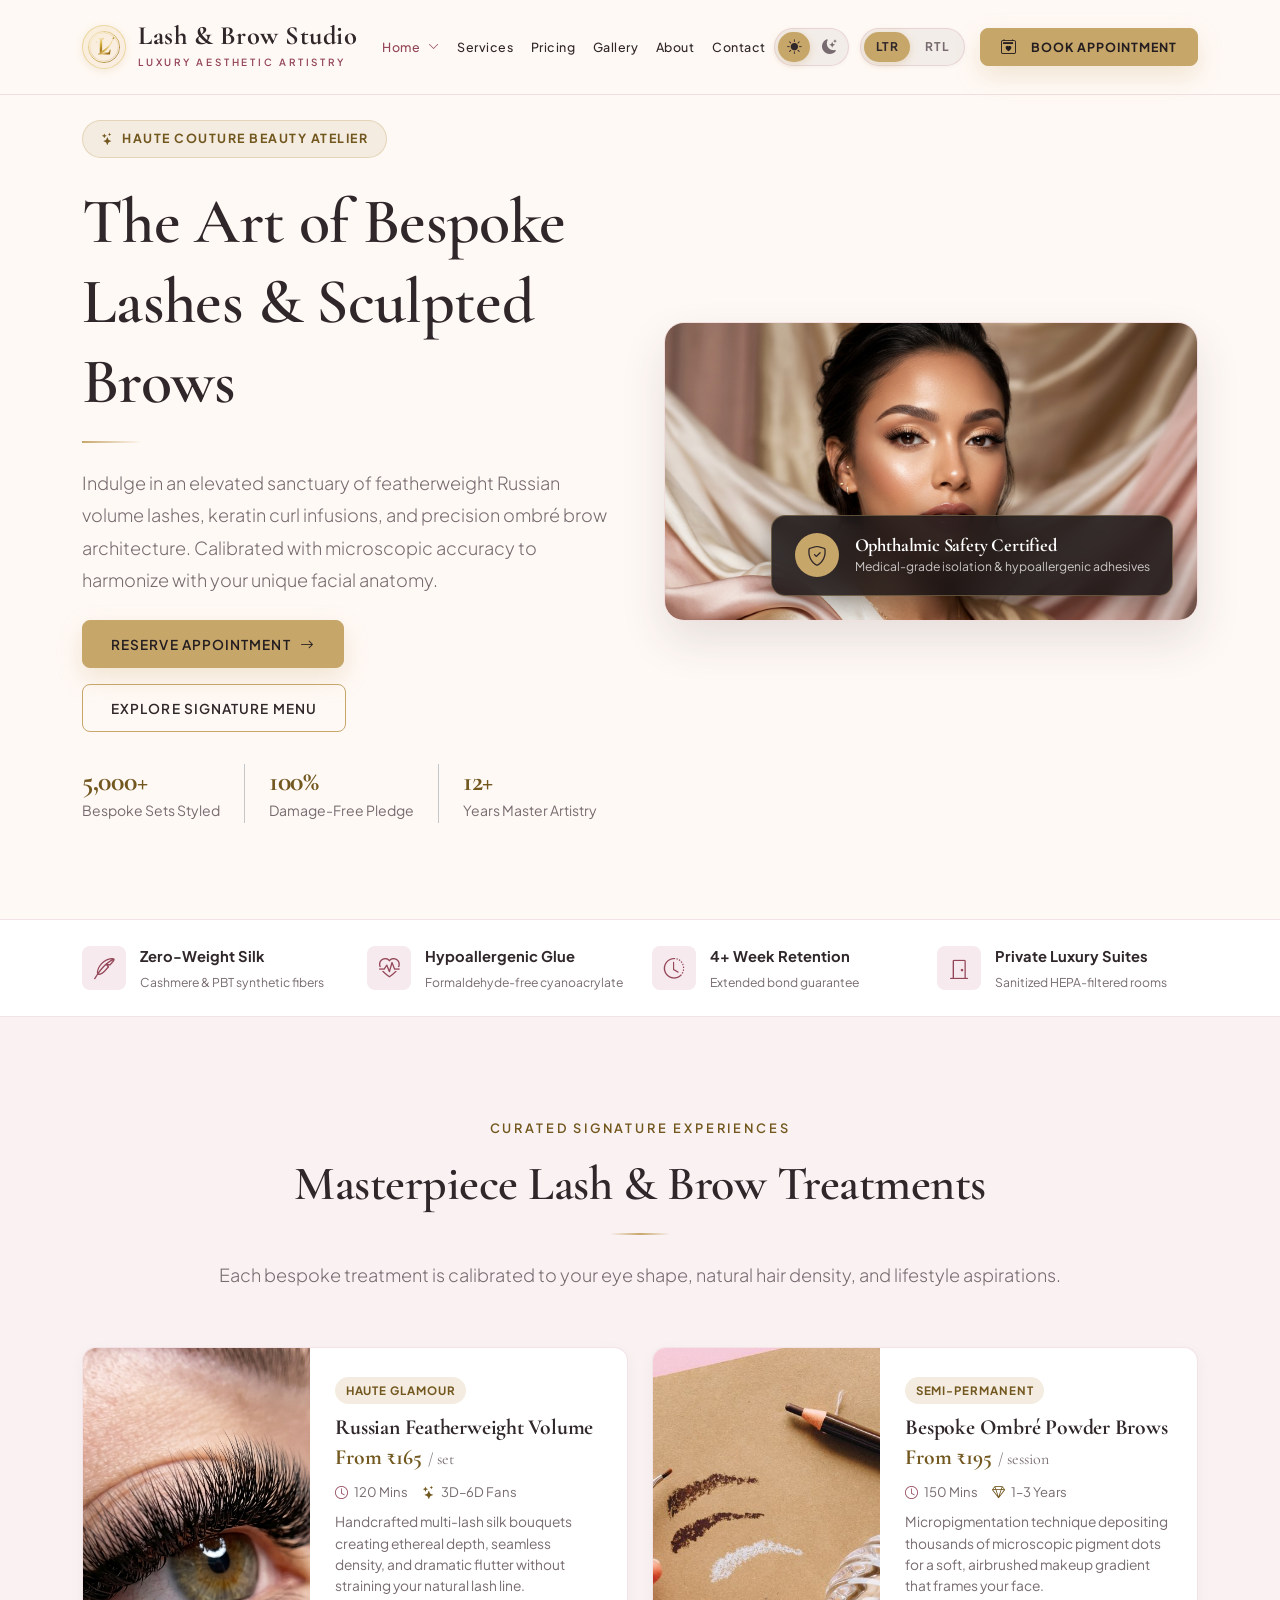
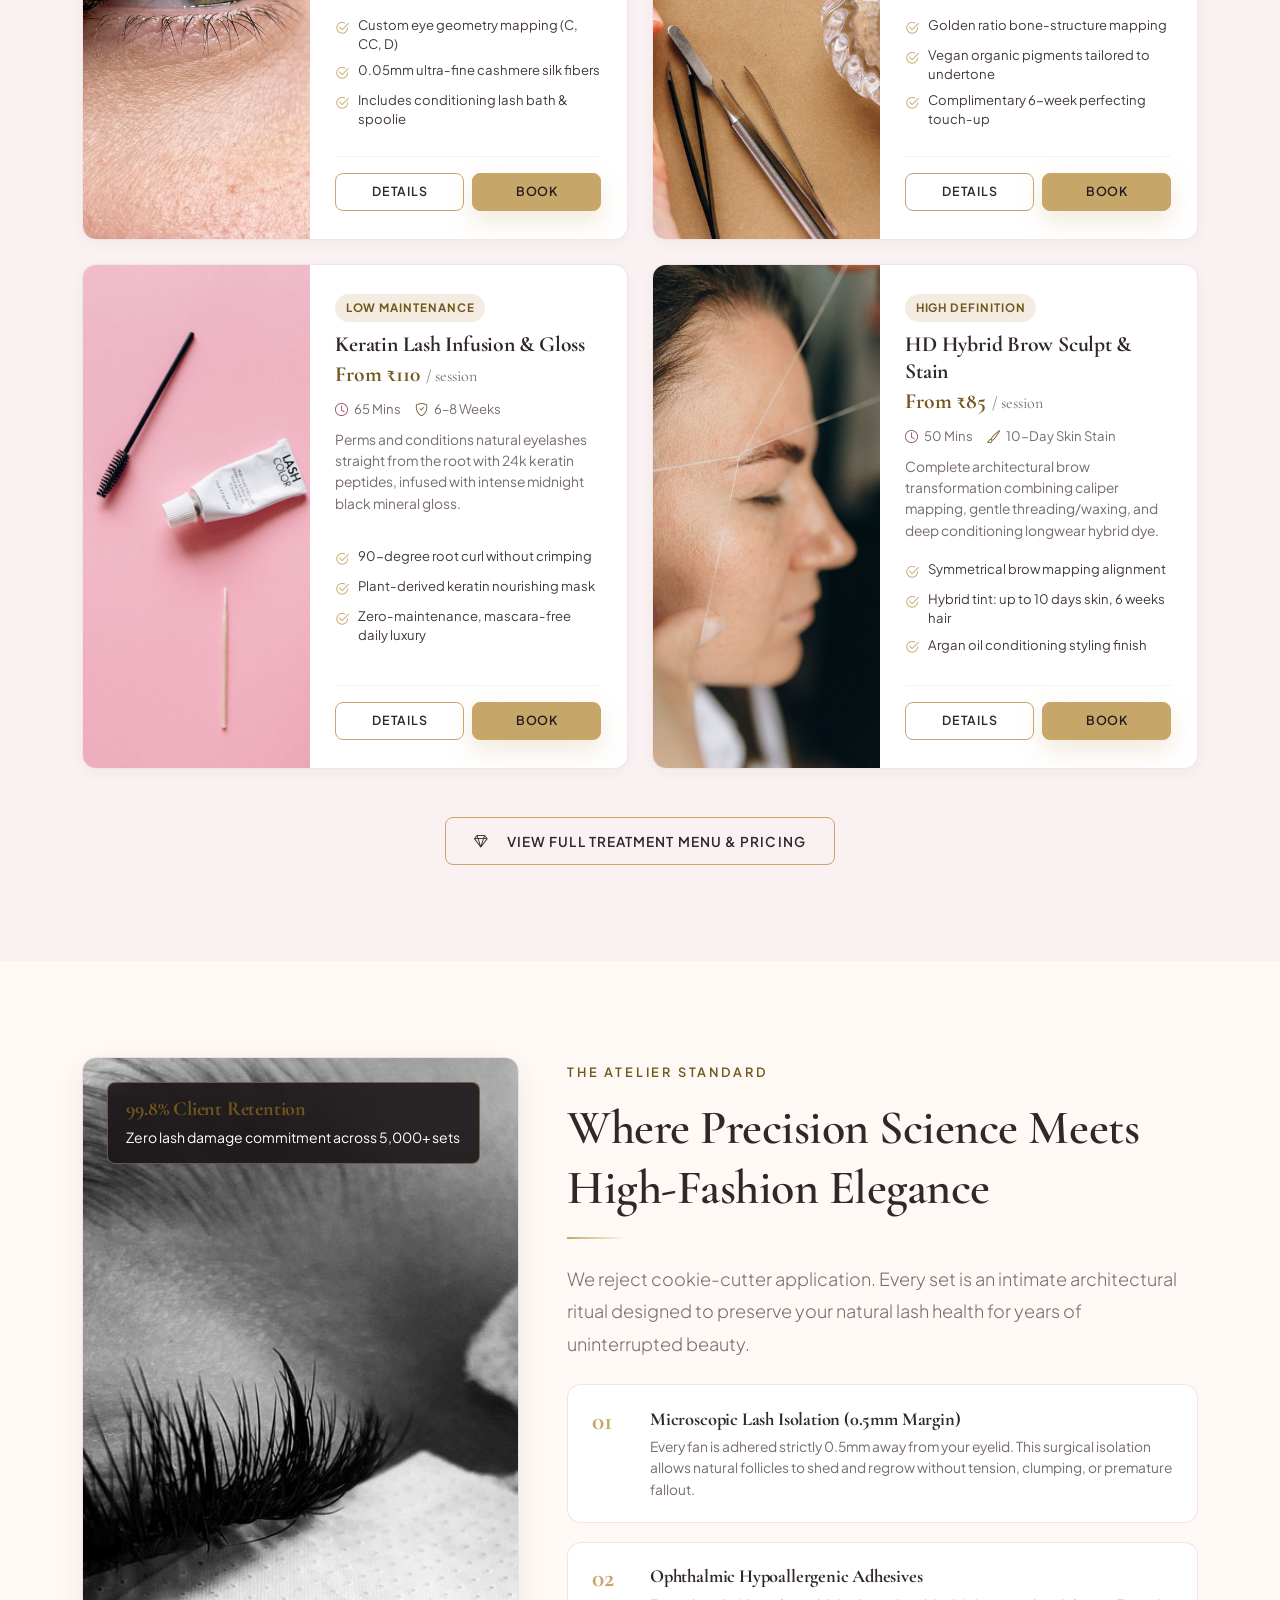
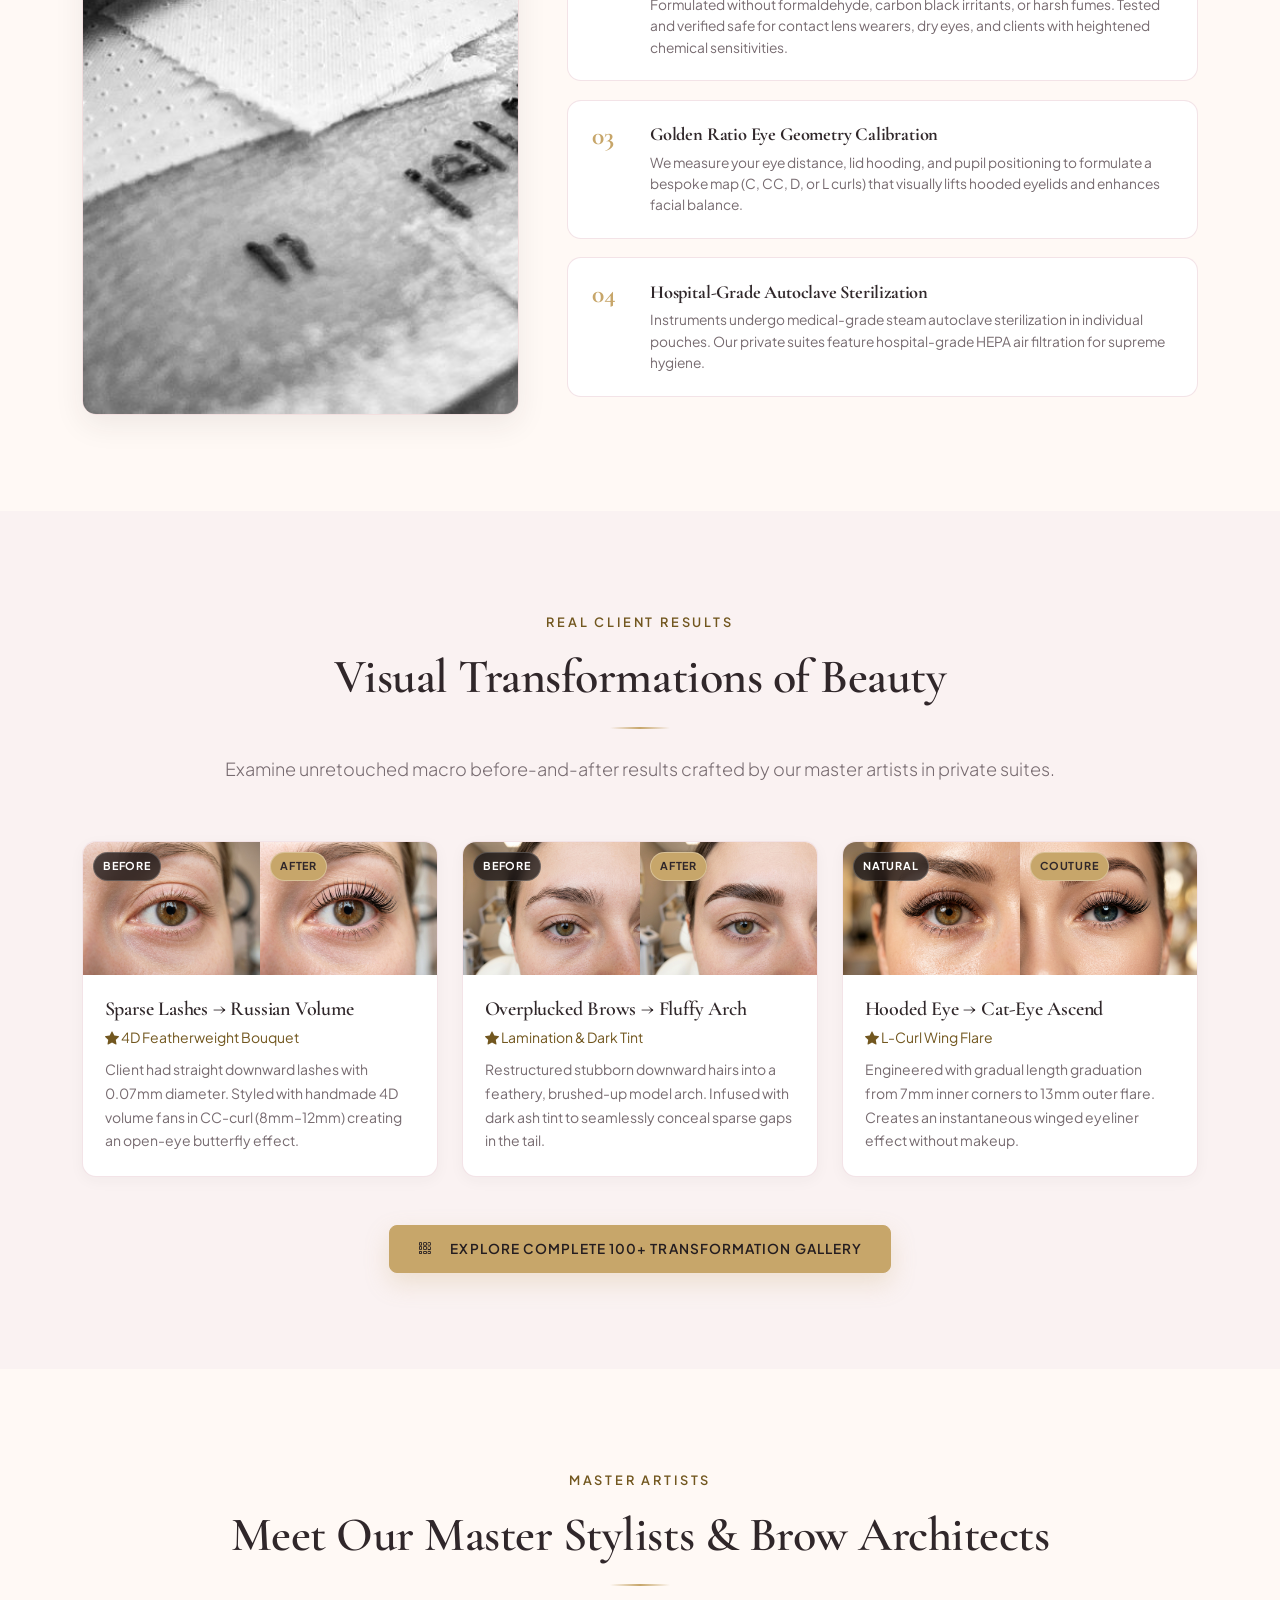
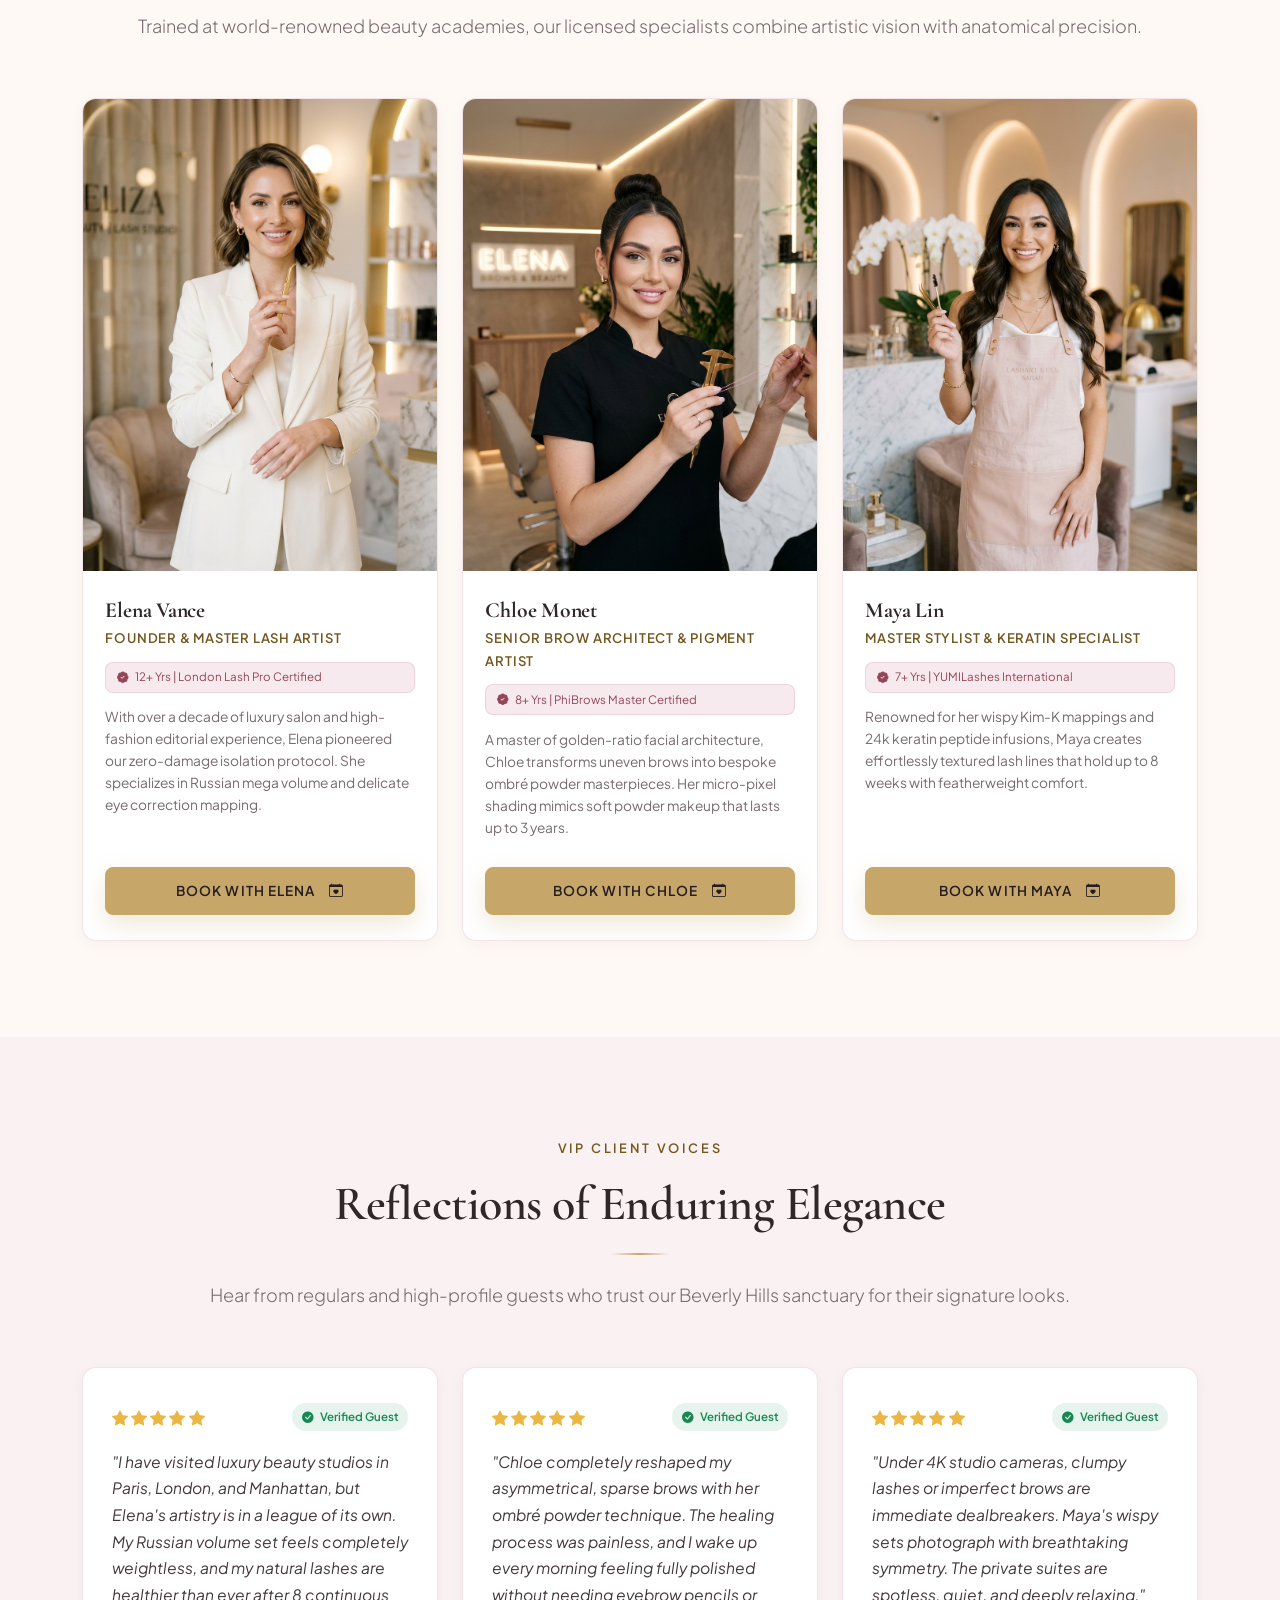
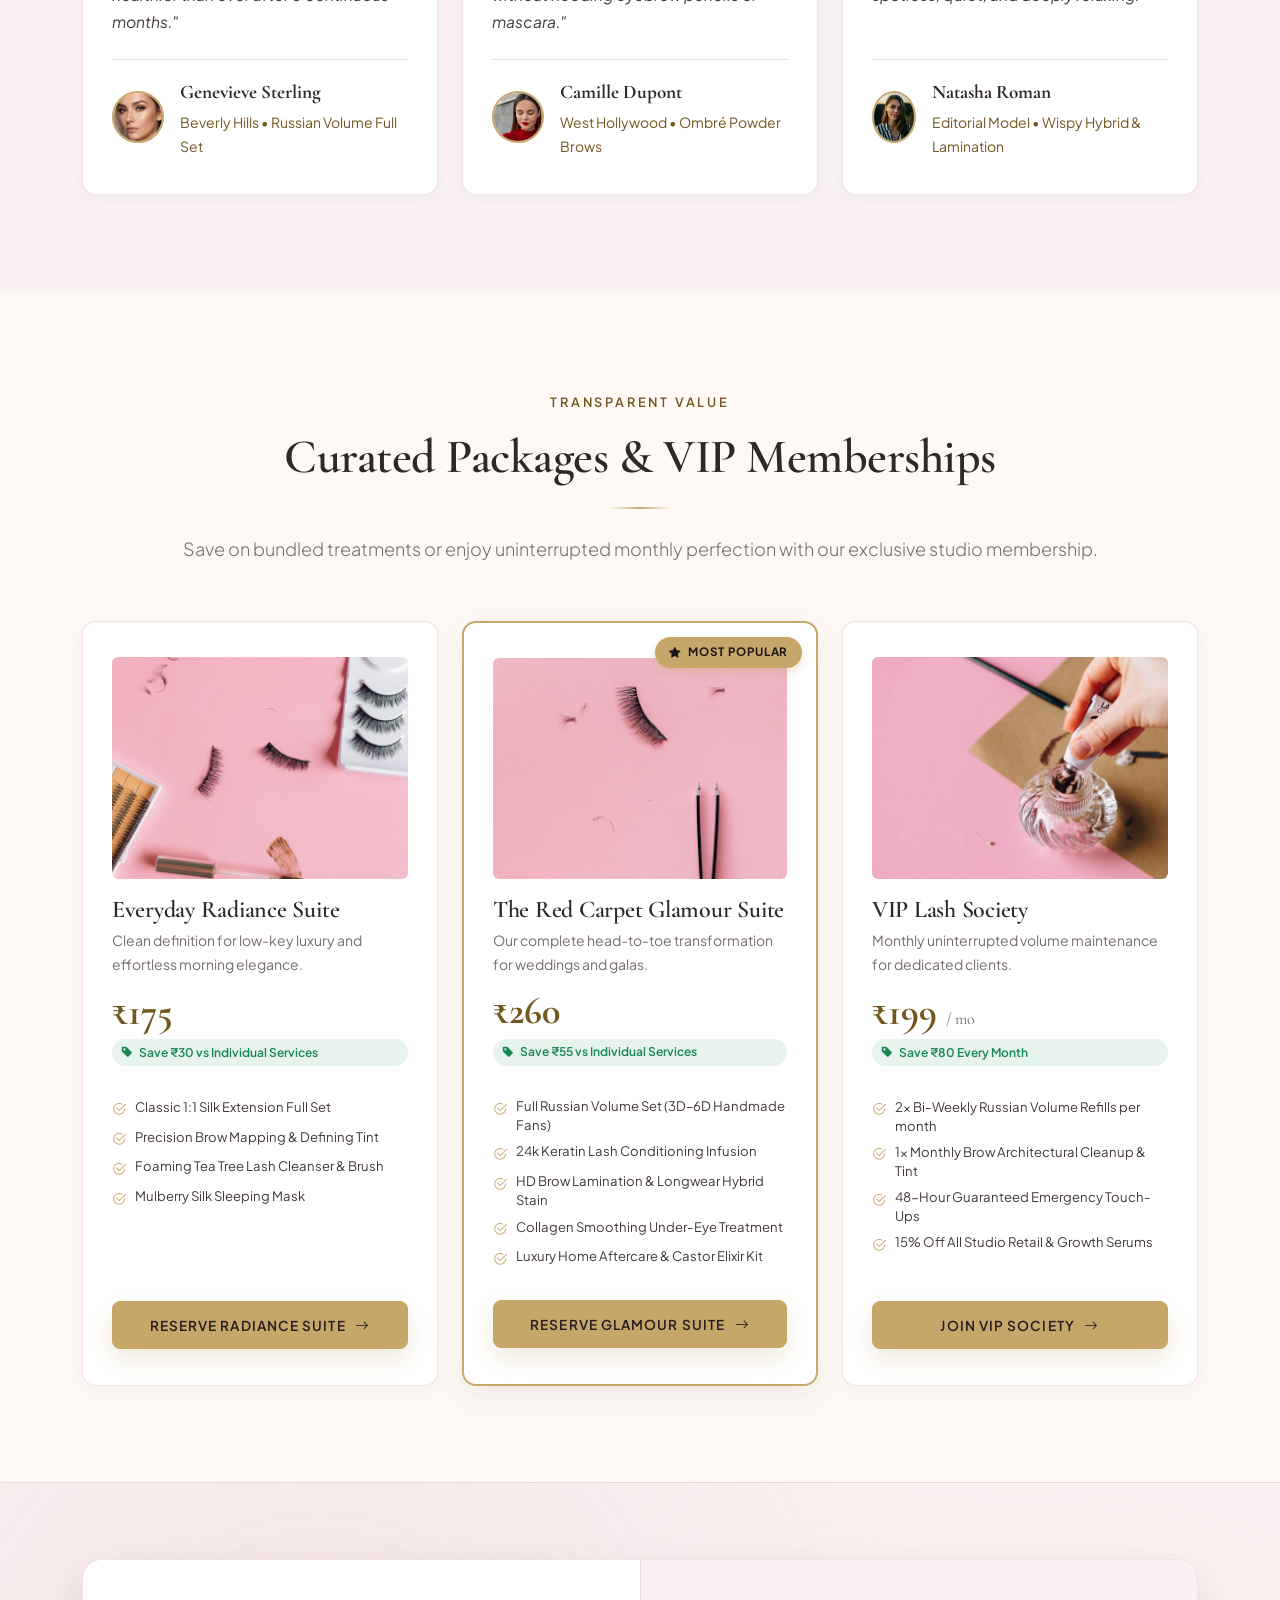
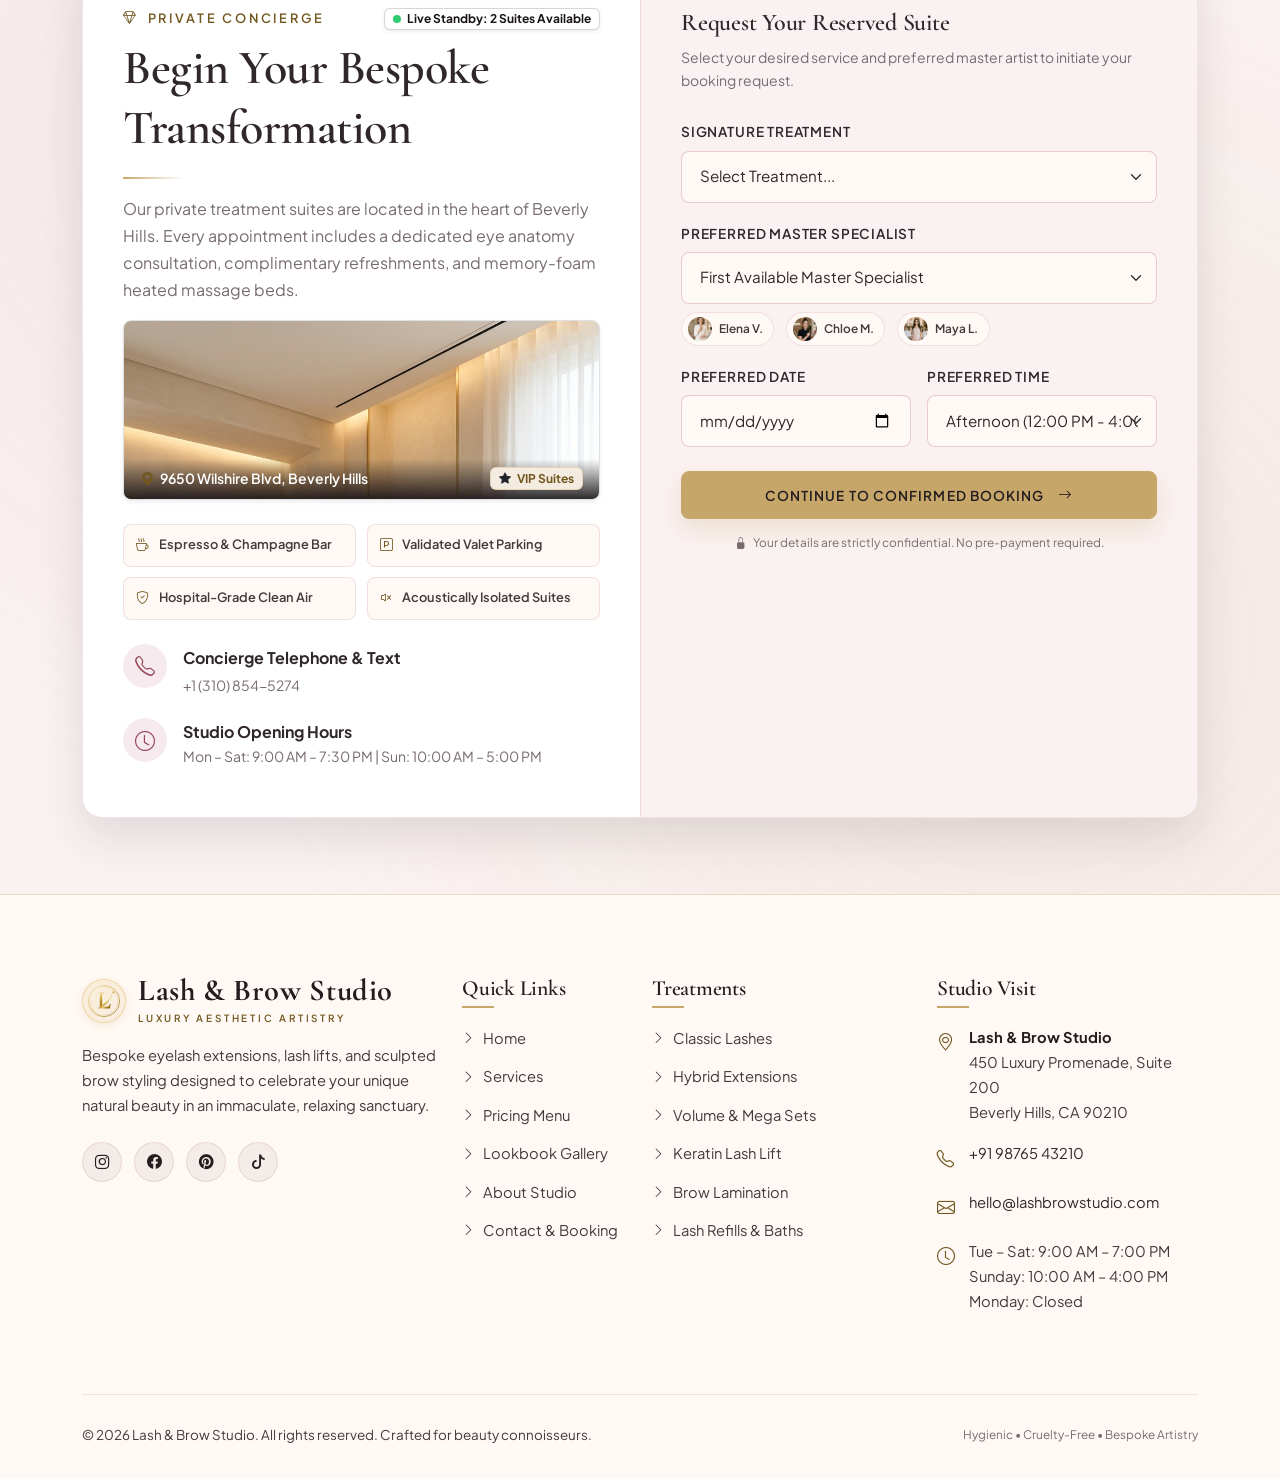
<file: index2.html>
<!DOCTYPE html>
<html lang="en" data-theme="light" dir="ltr">
<head>
  <meta charset="UTF-8">
  <meta name="viewport" content="width=device-width, initial-scale=1.0">
  <meta name="description" content="Lash & Brow Studio — Haute Couture Eyelash Extensions, Keratin Lash Lifts, and Bespoke Eyebrow Architecture in Beverly Hills. Master artistry, medical-grade safety, and enduring elegance.">
  <meta name="keywords" content="lash extensions, russian volume lashes, brow lamination, ombre brows, lash lift, beverly hills lash studio, luxury beauty salon">
  <title>Home 2 — Haute Couture Lash &amp; Brow Studio | Luxury Artistry</title>

  <!-- Favicon -->
  <link rel="icon" type="image/svg+xml" href="assets/images/logo/logo-l.svg">

  <!-- Google Fonts: Cormorant Garamond & Montserrat -->
  <link rel="preconnect" href="https://fonts.googleapis.com">
  <link rel="preconnect" href="https://fonts.gstatic.com" crossorigin>
  <link href="https://fonts.googleapis.com/css2?family=Cormorant+Garamond:ital,wght@0,400;0,500;0,600;0,700;1,400;1,600&family=Montserrat:wght@300;400;500;600;700&display=swap" rel="stylesheet">

  <!-- Bootstrap 5 CSS CDN -->
  <link href="https://cdn.jsdelivr.net/npm/bootstrap@5.3.3/dist/css/bootstrap.min.css" rel="stylesheet" integrity="sha384-QWTKZyjpPEjISv5WaRU9OFeRpok6YctnYmDr5pNlyT2bRjXh0JMhjY6hW+ALEwIH" crossorigin="anonymous">

  <!-- Bootstrap Icons CDN -->
  <link rel="stylesheet" href="https://cdn.jsdelivr.net/npm/bootstrap-icons@1.11.3/font/bootstrap-icons.min.css">

  <!-- Custom Stylesheets -->
  <link rel="stylesheet" href="css/style.css">
  <link rel="stylesheet" href="css/components.css">
  <link rel="stylesheet" href="css/responsive.css">

  <!-- Immediate Theme & Direction Initialization (Prevents Flash) -->
  <script>
    (function() {
      const savedTheme = localStorage.getItem('studio-theme') || 'light';
      document.documentElement.setAttribute('data-theme', savedTheme);
      const savedDir = localStorage.getItem('studio-direction') || 'ltr';
      document.documentElement.setAttribute('dir', savedDir);
      document.documentElement.dir = savedDir;
    })();
  </script>
</head>
<body>

  <!-- ========================================================================
       SHARED NAVIGATION BAR
       ======================================================================== -->
  <header>
    <nav class="navbar navbar-expand-xl navbar-luxury fixed-top" aria-label="Main Navigation">
      <div class="container navbar-container">
        <!-- Logo on Left -->
        <a class="navbar-brand navbar-brand-luxury" href="index.html" aria-label="Lash &amp; Brow Studio Home">
          <span class="brand-logo-wrap">
            <img src="assets/images/logo/logo-l.svg" alt="L" class="brand-logo-img" width="40" height="40">
          </span>
          <span class="brand-text-wrap">
            <span class="brand-main">Lash &amp; Brow Studio</span>
            <span class="brand-sub">Luxury Aesthetic Artistry</span>
          </span>
        </a>

        <!-- Hamburger Toggler Button (Mobile & Tablet) -->
        <button class="navbar-toggler" type="button" id="navbarLuxuryToggler" data-bs-toggle="collapse" data-bs-target="#navbarLuxuryCollapse" aria-controls="navbarLuxuryCollapse" aria-expanded="false" aria-label="Toggle navigation">
          <i class="bi bi-list fs-2"></i>
        </button>

        <!-- Navbar Collapse -->
        <div class="collapse navbar-collapse" id="navbarLuxuryCollapse">
          <!-- Center Navigation Links -->
          <ul class="navbar-nav navbar-nav-center mx-auto align-items-lg-center">
            <li class="nav-item dropdown">
              <a class="nav-link dropdown-toggle active" href="#" id="homeDropdown" role="button" data-bs-toggle="dropdown" aria-expanded="false">
                Home <i class="bi bi-chevron-down nav-dropdown-icon"></i>
              </a>
              <ul class="dropdown-menu dropdown-menu-luxury" aria-labelledby="homeDropdown">
                <li><a class="dropdown-item" href="index.html">Home 1</a></li>
                <li><a class="dropdown-item active" href="index2.html">Home 2</a></li>
              </ul>
            </li>
            <li class="nav-item">
              <a class="nav-link" href="services.html">Services</a>
            </li>
            <li class="nav-item">
              <a class="nav-link" href="pricing.html">Pricing</a>
            </li>
            <li class="nav-item">
              <a class="nav-link" href="gallery.html">Gallery</a>
            </li>
            <li class="nav-item">
              <a class="nav-link" href="about.html">About</a>
            </li>
            <li class="nav-item">
              <a class="nav-link" href="contact.html">Contact</a>
            </li>
          </ul>

          <!-- Right Controls: Theme Symbols, Direction Buttons & CTA -->
          <div class="navbar-actions d-flex flex-column flex-lg-row align-items-stretch align-items-lg-center gap-2">
            <div class="nav-controls-row">
              <!-- Theme Selection Symbol Buttons -->
              <div class="nav-control-group theme-toggle-group" role="group" aria-label="Theme Selection">
                <button type="button" class="btn-nav-symbol active" id="themeLightBtn" data-theme-val="light" aria-label="Light Mode" title="Light Mode" aria-pressed="true">
                  <i class="bi bi-sun-fill"></i>
                </button>
                <button type="button" class="btn-nav-symbol" id="themeDarkBtn" data-theme-val="dark" aria-label="Dark Mode" title="Dark Mode" aria-pressed="false">
                  <i class="bi bi-moon-stars-fill"></i>
                </button>
              </div>

              <!-- Direction Selection Text Buttons -->
              <div class="nav-control-group dir-toggle-group" role="group" aria-label="Layout Direction">
                <button type="button" class="btn-nav-dir active" id="dirLtrBtn" data-dir-val="ltr" aria-label="Left to Right Direction" aria-pressed="true">
                  LTR
                </button>
                <button type="button" class="btn-nav-dir" id="dirRtlBtn" data-dir-val="rtl" aria-label="Right to Left Direction" aria-pressed="false">
                  RTL
                </button>
              </div>
            </div>

            <!-- CTA Button -->
            <div class="navbar-nav-cta">
              <a href="contact.html#bookingCard" class="btn-luxury btn-luxury-primary btn-luxury-sm text-nowrap">
                <i class="bi bi-calendar2-heart me-1"></i> Book Appointment
              </a>
            </div>
          </div>
        </div>
      </div>
    </nav>
  </header>

  <main id="mainContent">

    <!-- ========================================================================
         SECTION 1: EDITORIAL HERO SECTION (HOME 2)
         ======================================================================== -->
    <section class="section-padding hero-editorial-home2 pt-5 mt-5" aria-labelledby="heroEditorialHeading">
      <div class="container pt-4">
        <div class="row align-items-center g-5">
          <div class="col-lg-6 hero-editorial-content">
            <span class="hero-editorial-badge">
              <i class="bi bi-stars"></i> Haute Couture Beauty Atelier
            </span>
            <h1 id="heroEditorialHeading" class="hero-luxury-title mb-3">
              The Art of Bespoke Lashes &amp; Sculpted Brows
            </h1>
            <div class="divider-gold"></div>
            <p class="lead-luxury mb-4">
              Indulge in an elevated sanctuary of featherweight Russian volume lashes, keratin curl infusions, and precision ombré brow architecture. Calibrated with microscopic accuracy to harmonize with your unique facial anatomy.
            </p>
            <div class="hero-actions d-flex flex-wrap gap-3 mb-4">
              <a href="contact.html#bookingCard" class="btn-luxury btn-luxury-primary">
                Reserve Appointment <i class="bi bi-arrow-right"></i>
              </a>
              <a href="#signatureMenu" class="btn-luxury btn-luxury-secondary">
                Explore Signature Menu
              </a>
            </div>
            <div class="hero-stats-row d-flex align-items-center gap-3 gap-md-4 pt-2 justify-content-center justify-content-lg-start flex-wrap">
              <div class="hero-stat-item">
                <div class="font-serif fw-bold fs-3 text-gold">5,000+</div>
                <div class="text-muted-custom small">Bespoke Sets Styled</div>
              </div>
              <div class="hero-stat-item stat-bordered border-start ps-3 ps-md-4 border-secondary-subtle">
                <div class="font-serif fw-bold fs-3 text-gold">100%</div>
                <div class="text-muted-custom small">Damage-Free Pledge</div>
              </div>
              <div class="hero-stat-item stat-bordered border-start ps-3 ps-md-4 border-secondary-subtle">
                <div class="font-serif fw-bold fs-3 text-gold">12+</div>
                <div class="text-muted-custom small">Years Master Artistry</div>
              </div>
            </div>
          </div>

          <div class="col-lg-6">
            <div class="hero-editorial-img-wrap">
              <img src="assets/images/hero/hero-home2.jpg" alt="High-fashion editorial beauty model with voluminous lashes and sculpted eyebrows" class="img-fluid" fetchpriority="high">
              <div class="hero-floating-glass-card">
                <div class="hero-glass-icon">
                  <i class="bi bi-shield-check"></i>
                </div>
                <div>
                  <h4 class="hero-glass-title">Ophthalmic Safety Certified</h4>
                  <p class="hero-glass-sub">Medical-grade isolation &amp; hypoallergenic adhesives</p>
                </div>
              </div>
            </div>
          </div>
        </div>
      </div>
    </section>

    <!-- TRUST RIBBON BAR -->
    <div class="hero-trust-bar" aria-label="Studio Trust Pillars">
      <div class="container">
        <div class="row g-3 g-md-4 align-items-center">
          <div class="col-12 col-sm-6 col-lg-3">
            <div class="trust-item">
              <div class="trust-item-icon"><i class="bi bi-feather"></i></div>
              <div>
                <div class="trust-item-title">Zero-Weight Silk</div>
                <p class="trust-item-desc">Cashmere &amp; PBT synthetic fibers</p>
              </div>
            </div>
          </div>
          <div class="col-12 col-sm-6 col-lg-3">
            <div class="trust-item">
              <div class="trust-item-icon"><i class="bi bi-heart-pulse"></i></div>
              <div>
                <div class="trust-item-title">Hypoallergenic Glue</div>
                <p class="trust-item-desc">Formaldehyde-free cyanoacrylate</p>
              </div>
            </div>
          </div>
          <div class="col-12 col-sm-6 col-lg-3">
            <div class="trust-item">
              <div class="trust-item-icon"><i class="bi bi-clock-history"></i></div>
              <div>
                <div class="trust-item-title">4+ Week Retention</div>
                <p class="trust-item-desc">Extended bond guarantee</p>
              </div>
            </div>
          </div>
          <div class="col-12 col-sm-6 col-lg-3">
            <div class="trust-item">
              <div class="trust-item-icon"><i class="bi bi-door-closed"></i></div>
              <div>
                <div class="trust-item-title">Private Luxury Suites</div>
                <p class="trust-item-desc">Sanitized HEPA-filtered rooms</p>
              </div>
            </div>
          </div>
        </div>
      </div>
    </div>

    <!-- ========================================================================
         SECTION 2: OUR SIGNATURE SERVICES (2X2 WIDE SPLIT LAYOUT)
         ======================================================================== -->
    <section id="signatureMenu" class="section-padding bg-blush" aria-labelledby="servicesHome2Heading">
      <div class="container">
        <div class="section-header text-center max-w-700 mx-auto">
          <span class="eyebrow">CURATED SIGNATURE EXPERIENCES</span>
          <h2 id="servicesHome2Heading">Masterpiece Lash &amp; Brow Treatments</h2>
          <div class="divider-gold"></div>
          <p class="lead-luxury">
            Each bespoke treatment is calibrated to your eye shape, natural hair density, and lifestyle aspirations.
          </p>
        </div>

        <div class="row g-4">
          <!-- Service 1: Russian Featherweight Volume -->
          <div class="col-lg-6 d-flex">
            <article class="service-card-wide w-100">
              <div class="row g-0 align-items-stretch">
                <div class="col-md-5 service-card-wide-img-col">
                  <div class="service-card-wide-img-wrap">
                    <img src="assets/images/lash-styles/dramatic-volume.jpg" alt="Russian Featherweight Volume Lash Extensions" loading="lazy">
                  </div>
                </div>
                <div class="col-md-7 d-flex flex-column">
                  <div class="service-card-wide-body">
                    <span class="service-tag-pill">Haute Glamour</span>
                    <h3 class="h4 font-serif mb-1">Russian Featherweight Volume</h3>
                    <div class="service-card-price mb-2">From ₹165 <small class="text-muted-custom fs-6 fw-normal">/ set</small></div>
                    <div class="service-card-meta mb-2">
                      <span><i class="bi bi-clock me-1 text-rose"></i> 120 Mins</span>
                      <span><i class="bi bi-stars me-1 text-gold"></i> 3D–6D Fans</span>
                    </div>
                    <p class="service-card-desc text-muted-custom small mb-2">
                      Handcrafted multi-lash silk bouquets creating ethereal depth, seamless density, and dramatic flutter without straining your natural lash line.
                    </p>
                    <ul class="service-checklist-luxury">
                      <li><i class="bi bi-check2-circle"></i> Custom eye geometry mapping (C, CC, D)</li>
                      <li><i class="bi bi-check2-circle"></i> 0.05mm ultra-fine cashmere silk fibers</li>
                      <li><i class="bi bi-check2-circle"></i> Includes conditioning lash bath &amp; spoolie</li>
                    </ul>
                    <div class="service-card-footer mt-auto pt-3">
                      <a href="services.html#volumeLashes" class="btn-luxury btn-luxury-secondary btn-luxury-sm">Details</a>
                      <a href="contact.html?service=Russian%20Featherweight%20Volume" class="btn-luxury btn-luxury-primary btn-luxury-sm">Book</a>
                    </div>
                  </div>
                </div>
              </div>
            </article>
          </div>

          <!-- Service 2: Bespoke Ombré Powder Brows -->
          <div class="col-lg-6 d-flex">
            <article class="service-card-wide w-100">
              <div class="row g-0 align-items-stretch">
                <div class="col-md-5 service-card-wide-img-col">
                  <div class="service-card-wide-img-wrap">
                    <img src="assets/images/services/brow-pigment-swatch.jpg" alt="Bespoke Ombré Powder Brows Swatches" loading="lazy">
                  </div>
                </div>
                <div class="col-md-7 d-flex flex-column">
                  <div class="service-card-wide-body">
                    <span class="service-tag-pill">Semi-Permanent</span>
                    <h3 class="h4 font-serif mb-1">Bespoke Ombré Powder Brows</h3>
                    <div class="service-card-price mb-2">From ₹195 <small class="text-muted-custom fs-6 fw-normal">/ session</small></div>
                    <div class="service-card-meta mb-2">
                      <span><i class="bi bi-clock me-1 text-rose"></i> 150 Mins</span>
                      <span><i class="bi bi-gem me-1 text-gold"></i> 1–3 Years</span>
                    </div>
                    <p class="service-card-desc text-muted-custom small mb-2">
                      Micropigmentation technique depositing thousands of microscopic pigment dots for a soft, airbrushed makeup gradient that frames your face.
                    </p>
                    <ul class="service-checklist-luxury">
                      <li><i class="bi bi-check2-circle"></i> Golden ratio bone-structure mapping</li>
                      <li><i class="bi bi-check2-circle"></i> Vegan organic pigments tailored to undertone</li>
                      <li><i class="bi bi-check2-circle"></i> Complimentary 6-week perfecting touch-up</li>
                    </ul>
                    <div class="service-card-footer mt-auto pt-3">
                      <a href="services.html#browTreatments" class="btn-luxury btn-luxury-secondary btn-luxury-sm">Details</a>
                      <a href="contact.html?service=Bespoke%20Ombre%20Powder%20Brows" class="btn-luxury btn-luxury-primary btn-luxury-sm">Book</a>
                    </div>
                  </div>
                </div>
              </div>
            </article>
          </div>

          <!-- Service 3: Keratin Lash Infusion & Midnight Gloss -->
          <div class="col-lg-6 d-flex">
            <article class="service-card-wide w-100">
              <div class="row g-0 align-items-stretch">
                <div class="col-md-5 service-card-wide-img-col">
                  <div class="service-card-wide-img-wrap">
                    <img src="assets/images/services/lash-tint.jpg" alt="Keratin Lash Lift and Deep Midnight Tint" loading="lazy">
                  </div>
                </div>
                <div class="col-md-7 d-flex flex-column">
                  <div class="service-card-wide-body">
                    <span class="service-tag-pill">Low Maintenance</span>
                    <h3 class="h4 font-serif mb-1">Keratin Lash Infusion &amp; Gloss</h3>
                    <div class="service-card-price mb-2">From ₹110 <small class="text-muted-custom fs-6 fw-normal">/ session</small></div>
                    <div class="service-card-meta mb-2">
                      <span><i class="bi bi-clock me-1 text-rose"></i> 65 Mins</span>
                      <span><i class="bi bi-shield-check me-1 text-gold"></i> 6–8 Weeks</span>
                    </div>
                    <p class="service-card-desc text-muted-custom small mb-2">
                      Perms and conditions natural eyelashes straight from the root with 24k keratin peptides, infused with intense midnight black mineral gloss.
                    </p>
                    <ul class="service-checklist-luxury">
                      <li><i class="bi bi-check2-circle"></i> 90-degree root curl without crimping</li>
                      <li><i class="bi bi-check2-circle"></i> Plant-derived keratin nourishing mask</li>
                      <li><i class="bi bi-check2-circle"></i> Zero-maintenance, mascara-free daily luxury</li>
                    </ul>
                    <div class="service-card-footer mt-auto pt-3">
                      <a href="services.html#lashLift" class="btn-luxury btn-luxury-secondary btn-luxury-sm">Details</a>
                      <a href="contact.html?service=Keratin%20Lash%20Infusion" class="btn-luxury btn-luxury-primary btn-luxury-sm">Book</a>
                    </div>
                  </div>
                </div>
              </div>
            </article>
          </div>

          <!-- Service 4: HD Hybrid Brow Sculpt & Stain -->
          <div class="col-lg-6 d-flex">
            <article class="service-card-wide w-100">
              <div class="row g-0 align-items-stretch">
                <div class="col-md-5 service-card-wide-img-col">
                  <div class="service-card-wide-img-wrap">
                    <img src="assets/images/services/brow-shaping-profile.jpg" alt="HD Hybrid Brow Sculpt and Longwear Stain" loading="lazy">
                  </div>
                </div>
                <div class="col-md-7 d-flex flex-column">
                  <div class="service-card-wide-body">
                    <span class="service-tag-pill">High Definition</span>
                    <h3 class="h4 font-serif mb-1">HD Hybrid Brow Sculpt &amp; Stain</h3>
                    <div class="service-card-price mb-2">From ₹85 <small class="text-muted-custom fs-6 fw-normal">/ session</small></div>
                    <div class="service-card-meta mb-2">
                      <span><i class="bi bi-clock me-1 text-rose"></i> 50 Mins</span>
                      <span><i class="bi bi-brush me-1 text-gold"></i> 10-Day Skin Stain</span>
                    </div>
                    <p class="service-card-desc text-muted-custom small mb-2">
                      Complete architectural brow transformation combining caliper mapping, gentle threading/waxing, and deep conditioning longwear hybrid dye.
                    </p>
                    <ul class="service-checklist-luxury">
                      <li><i class="bi bi-check2-circle"></i> Symmetrical brow mapping alignment</li>
                      <li><i class="bi bi-check2-circle"></i> Hybrid tint: up to 10 days skin, 6 weeks hair</li>
                      <li><i class="bi bi-check2-circle"></i> Argan oil conditioning styling finish</li>
                    </ul>
                    <div class="service-card-footer mt-auto pt-3">
                      <a href="services.html#browTreatments" class="btn-luxury btn-luxury-secondary btn-luxury-sm">Details</a>
                      <a href="contact.html?service=HD%20Hybrid%20Brow%20Sculpt" class="btn-luxury btn-luxury-primary btn-luxury-sm">Book</a>
                    </div>
                  </div>
                </div>
              </div>
            </article>
          </div>
        </div>

        <div class="text-center mt-5">
          <a href="pricing.html" class="btn-luxury btn-luxury-secondary">
            <i class="bi bi-gem me-2"></i> View Full Treatment Menu &amp; Pricing
          </a>
        </div>
      </div>
    </section>

    <!-- ========================================================================
         SECTION 3: WHY CHOOSE OUR STUDIO (THE ATELIER STANDARD SPLIT)
         ======================================================================== -->
    <section class="section-padding bg-ivory" aria-labelledby="whyChooseHome2Heading">
      <div class="container">
        <div class="row align-items-stretch g-5">
          <div class="col-lg-5 d-flex">
            <div class="atelier-split-wrap w-100 d-flex">
              <div class="atelier-feature-img-wrap w-100">
                <img src="assets/images/services/lash-mapping-process.jpg" alt="Master lash stylist delicately isolating natural lashes under luxury ring light" loading="lazy" width="1200" height="900">
                <div class="atelier-badge-overlay">
                  <div class="font-serif fw-bold fs-5 text-gold mb-1">99.8% Client Retention</div>
                  <div class="small text-white opacity-90">Zero lash damage commitment across 5,000+ sets</div>
                </div>
              </div>
            </div>
          </div>

          <div class="col-lg-7">
            <span class="eyebrow">THE ATELIER STANDARD</span>
            <h2 id="whyChooseHome2Heading" class="mb-3">Where Precision Science Meets High-Fashion Elegance</h2>
            <div class="divider-gold"></div>
            <p class="lead-luxury mb-4">
              We reject cookie-cutter application. Every set is an intimate architectural ritual designed to preserve your natural lash health for years of uninterrupted beauty.
            </p>

            <div class="atelier-pillar-card">
              <div class="atelier-pillar-number">01</div>
              <div>
                <h3 class="atelier-pillar-title">Microscopic Lash Isolation (0.5mm Margin)</h3>
                <p class="atelier-pillar-desc">
                  Every fan is adhered strictly 0.5mm away from your eyelid. This surgical isolation allows natural follicles to shed and regrow without tension, clumping, or premature fallout.
                </p>
              </div>
            </div>

            <div class="atelier-pillar-card">
              <div class="atelier-pillar-number">02</div>
              <div>
                <h3 class="atelier-pillar-title">Ophthalmic Hypoallergenic Adhesives</h3>
                <p class="atelier-pillar-desc">
                  Formulated without formaldehyde, carbon black irritants, or harsh fumes. Tested and verified safe for contact lens wearers, dry eyes, and clients with heightened chemical sensitivities.
                </p>
              </div>
            </div>

            <div class="atelier-pillar-card">
              <div class="atelier-pillar-number">03</div>
              <div>
                <h3 class="atelier-pillar-title">Golden Ratio Eye Geometry Calibration</h3>
                <p class="atelier-pillar-desc">
                  We measure your eye distance, lid hooding, and pupil positioning to formulate a bespoke map (C, CC, D, or L curls) that visually lifts hooded eyelids and enhances facial balance.
                </p>
              </div>
            </div>

            <div class="atelier-pillar-card">
              <div class="atelier-pillar-number">04</div>
              <div>
                <h3 class="atelier-pillar-title">Hospital-Grade Autoclave Sterilization</h3>
                <p class="atelier-pillar-desc">
                  Instruments undergo medical-grade steam autoclave sterilization in individual pouches. Our private suites feature hospital-grade HEPA air filtration for supreme hygiene.
                </p>
              </div>
            </div>
          </div>
        </div>
      </div>
    </section>

    <!-- ========================================================================
         SECTION 4: TRANSFORMATION SHOWCASE (BEFORE & AFTER REAL RESULTS)
         ======================================================================== -->
    <section class="section-padding bg-blush" aria-labelledby="transformationHeading">
      <div class="container">
        <div class="section-header text-center max-w-700 mx-auto">
          <span class="eyebrow">REAL CLIENT RESULTS</span>
          <h2 id="transformationHeading">Visual Transformations of Beauty</h2>
          <div class="divider-gold"></div>
          <p class="lead-luxury">
            Examine unretouched macro before-and-after results crafted by our master artists in private suites.
          </p>
        </div>

        <div class="row g-4">
          <!-- Transformation 1: Sparse Lashes to Featherweight Volume -->
          <div class="col-lg-4 col-md-6 d-flex">
            <div class="transformation-card-luxury w-100">
              <div class="transformation-img-pair">
                <div class="transformation-half">
                  <img src="assets/images/before-after/lash-before-1.jpg" alt="Straight natural lashes before treatment" loading="lazy">
                  <span class="transformation-label-pill">Before</span>
                </div>
                <div class="transformation-half">
                  <img src="assets/images/before-after/lash-after-1.jpg" alt="Lush Russian volume lash extensions after treatment" loading="lazy">
                  <span class="transformation-label-pill transformation-label-after">After</span>
                </div>
              </div>
              <div class="transformation-card-body">
                <h3 class="h5 font-serif mb-1">Sparse Lashes → Russian Volume</h3>
                <div class="text-gold small mb-2"><i class="bi bi-star-fill"></i> 4D Featherweight Bouquet</div>
                <p class="text-muted-custom small mb-0">
                  Client had straight downward lashes with 0.07mm diameter. Styled with handmade 4D volume fans in CC-curl (8mm–12mm) creating an open-eye butterfly effect.
                </p>
              </div>
            </div>
          </div>

          <!-- Transformation 2: Asymmetrical Brows to Laminated Arch -->
          <div class="col-lg-4 col-md-6 d-flex">
            <div class="transformation-card-luxury w-100">
              <div class="transformation-img-pair">
                <div class="transformation-half">
                  <img src="assets/images/before-after/brow-before-1.jpg" alt="Thin sparse eyebrows before lamination" loading="lazy">
                  <span class="transformation-label-pill">Before</span>
                </div>
                <div class="transformation-half">
                  <img src="assets/images/before-after/brow-after-1.jpg" alt="Full laminated and sculpted eyebrows after treatment" loading="lazy">
                  <span class="transformation-label-pill transformation-label-after">After</span>
                </div>
              </div>
              <div class="transformation-card-body">
                <h3 class="h5 font-serif mb-1">Overplucked Brows → Fluffy Arch</h3>
                <div class="text-gold small mb-2"><i class="bi bi-star-fill"></i> Lamination &amp; Dark Tint</div>
                <p class="text-muted-custom small mb-0">
                  Restructured stubborn downward hairs into a feathery, brushed-up model arch. Infused with dark ash tint to seamlessly conceal sparse gaps in the tail.
                </p>
              </div>
            </div>
          </div>

          <!-- Transformation 3: Hooded Eye Correction to Winged Cat-Eye -->
          <div class="col-lg-4 col-md-6 d-flex">
            <div class="transformation-card-luxury w-100">
              <div class="transformation-img-pair">
                <div class="transformation-half">
                  <img src="assets/images/lash-styles/soft-volume.jpg" alt="Natural soft volume lashes" loading="lazy">
                  <span class="transformation-label-pill">Natural</span>
                </div>
                <div class="transformation-half">
                  <img src="assets/images/lash-styles/cat-eye-style.jpg" alt="Elongated cat-eye wing lash extensions" loading="lazy">
                  <span class="transformation-label-pill transformation-label-after">Couture</span>
                </div>
              </div>
              <div class="transformation-card-body">
                <h3 class="h5 font-serif mb-1">Hooded Eye → Cat-Eye Ascend</h3>
                <div class="text-gold small mb-2"><i class="bi bi-star-fill"></i> L-Curl Wing Flare</div>
                <p class="text-muted-custom small mb-0">
                  Engineered with gradual length graduation from 7mm inner corners to 13mm outer flare. Creates an instantaneous winged eyeliner effect without makeup.
                </p>
              </div>
            </div>
          </div>
        </div>

        <div class="text-center mt-5">
          <a href="gallery.html" class="btn-luxury btn-luxury-primary">
            <i class="bi bi-grid-3x3-gap me-2"></i> Explore Complete 100+ Transformation Gallery
          </a>
        </div>
      </div>
    </section>

    <!-- ========================================================================
         SECTION 5: MEET OUR BEAUTY EXPERTS (MASTER STYLISTS & BROW ARCHITECTS)
         ======================================================================== -->
    <section class="section-padding bg-ivory" aria-labelledby="expertsHeading">
      <div class="container">
        <div class="section-header text-center max-w-700 mx-auto">
          <span class="eyebrow">MASTER ARTISTS</span>
          <h2 id="expertsHeading">Meet Our Master Stylists &amp; Brow Architects</h2>
          <div class="divider-gold"></div>
          <p class="lead-luxury">
            Trained at world-renowned beauty academies, our licensed specialists combine artistic vision with anatomical precision.
          </p>
        </div>

        <div class="row g-4">
          <!-- Specialist 1: Elena Vance -->
          <div class="col-lg-4 col-md-6 d-flex">
            <article class="expert-card-luxury w-100">
              <div class="expert-img-wrap">
                <img src="assets/images/team/expert-elena.jpg" alt="Elena Vance, Founder and Master Lash Artist holding gold tweezers" loading="lazy">
              </div>
              <div class="expert-card-body">
                <h3 class="expert-name">Elena Vance</h3>
                <div class="expert-role">Founder &amp; Master Lash Artist</div>
                <span class="expert-credentials-badge">
                  <i class="bi bi-patch-check-fill me-1"></i> 12+ Yrs | London Lash Pro Certified
                </span>
                <p class="expert-bio">
                  With over a decade of luxury salon and high-fashion editorial experience, Elena pioneered our zero-damage isolation protocol. She specializes in Russian mega volume and delicate eye correction mapping.
                </p>
                <div class="mt-auto pt-2">
                  <a href="contact.html?artist=Elena%20Vance" class="btn-luxury btn-luxury-primary w-100">
                    Book with Elena <i class="bi bi-calendar-heart ms-1"></i>
                  </a>
                </div>
              </div>
            </article>
          </div>

          <!-- Specialist 2: Chloe Monet -->
          <div class="col-lg-4 col-md-6 d-flex">
            <article class="expert-card-luxury w-100">
              <div class="expert-img-wrap">
                <img src="assets/images/team/expert-chloe.jpg" alt="Chloe Monet, Senior Brow Architect and Micropigmentation Specialist" loading="lazy">
              </div>
              <div class="expert-card-body">
                <h3 class="expert-name">Chloe Monet</h3>
                <div class="expert-role">Senior Brow Architect &amp; Pigment Artist</div>
                <span class="expert-credentials-badge">
                  <i class="bi bi-patch-check-fill me-1"></i> 8+ Yrs | PhiBrows Master Certified
                </span>
                <p class="expert-bio">
                  A master of golden-ratio facial architecture, Chloe transforms uneven brows into bespoke ombré powder masterpieces. Her micro-pixel shading mimics soft powder makeup that lasts up to 3 years.
                </p>
                <div class="mt-auto pt-2">
                  <a href="contact.html?artist=Chloe%20Monet" class="btn-luxury btn-luxury-primary w-100">
                    Book with Chloe <i class="bi bi-calendar-heart ms-1"></i>
                  </a>
                </div>
              </div>
            </article>
          </div>

          <!-- Specialist 3: Maya Lin -->
          <div class="col-lg-4 col-md-6 d-flex">
            <article class="expert-card-luxury w-100">
              <div class="expert-img-wrap">
                <img src="assets/images/team/expert-maya.jpg" alt="Maya Lin, Master Lash Stylist and Keratin Specialist in studio" loading="lazy">
              </div>
              <div class="expert-card-body">
                <h3 class="expert-name">Maya Lin</h3>
                <div class="expert-role">Master Stylist &amp; Keratin Specialist</div>
                <span class="expert-credentials-badge">
                  <i class="bi bi-patch-check-fill me-1"></i> 7+ Yrs | YUMILashes International
                </span>
                <p class="expert-bio">
                  Renowned for her wispy Kim-K mappings and 24k keratin peptide infusions, Maya creates effortlessly textured lash lines that hold up to 8 weeks with featherweight comfort.
                </p>
                <div class="mt-auto pt-2">
                  <a href="contact.html?artist=Maya%20Lin" class="btn-luxury btn-luxury-primary w-100">
                    Book with Maya <i class="bi bi-calendar-heart ms-1"></i>
                  </a>
                </div>
              </div>
            </article>
          </div>
        </div>
      </div>
    </section>

    <!-- ========================================================================
         SECTION 6: VIP CLIENT TESTIMONIALS (EDITORIAL REVIEWS)
         ======================================================================== -->
    <section class="section-padding bg-blush" aria-labelledby="testimonialsHome2Heading">
      <div class="container">
        <div class="section-header text-center max-w-700 mx-auto">
          <span class="eyebrow">VIP CLIENT VOICES</span>
          <h2 id="testimonialsHome2Heading">Reflections of Enduring Elegance</h2>
          <div class="divider-gold"></div>
          <p class="lead-luxury">
            Hear from regulars and high-profile guests who trust our Beverly Hills sanctuary for their signature looks.
          </p>
        </div>

        <div class="row g-4">
          <!-- Testimonial 1 -->
          <div class="col-lg-4 col-md-6 d-flex">
            <div class="vip-review-card w-100">
              <div class="vip-review-header">
                <div class="star-rating mb-0" aria-label="5 stars">
                  <i class="bi bi-star-fill"></i><i class="bi bi-star-fill"></i><i class="bi bi-star-fill"></i><i class="bi bi-star-fill"></i><i class="bi bi-star-fill"></i>
                </div>
                <span class="vip-verified-badge"><i class="bi bi-check-circle-fill"></i> Verified Guest</span>
              </div>
              <p class="vip-review-text">
                "I have visited luxury beauty studios in Paris, London, and Manhattan, but Elena's artistry is in a league of its own. My Russian volume set feels completely weightless, and my natural lashes are healthier than ever after 8 continuous months."
              </p>
              <div class="testimonial-author mt-auto pt-3 border-top">
                <img src="assets/images/testimonials/client-1.jpg" alt="Genevieve Sterling" class="testimonial-avatar" loading="lazy">
                <div>
                  <div class="testimonial-name">Genevieve Sterling</div>
                  <div class="text-gold small">Beverly Hills &bull; Russian Volume Full Set</div>
                </div>
              </div>
            </div>
          </div>

          <!-- Testimonial 2 -->
          <div class="col-lg-4 col-md-6 d-flex">
            <div class="vip-review-card w-100">
              <div class="vip-review-header">
                <div class="star-rating mb-0" aria-label="5 stars">
                  <i class="bi bi-star-fill"></i><i class="bi bi-star-fill"></i><i class="bi bi-star-fill"></i><i class="bi bi-star-fill"></i><i class="bi bi-star-fill"></i>
                </div>
                <span class="vip-verified-badge"><i class="bi bi-check-circle-fill"></i> Verified Guest</span>
              </div>
              <p class="vip-review-text">
                "Chloe completely reshaped my asymmetrical, sparse brows with her ombré powder technique. The healing process was painless, and I wake up every morning feeling fully polished without needing eyebrow pencils or mascara."
              </p>
              <div class="testimonial-author mt-auto pt-3 border-top">
                <img src="assets/images/testimonials/client-2.jpg" alt="Camille Dupont" class="testimonial-avatar" loading="lazy">
                <div>
                  <div class="testimonial-name">Camille Dupont</div>
                  <div class="text-gold small">West Hollywood &bull; Ombré Powder Brows</div>
                </div>
              </div>
            </div>
          </div>

          <!-- Testimonial 3 -->
          <div class="col-lg-4 col-md-6 d-flex">
            <div class="vip-review-card w-100">
              <div class="vip-review-header">
                <div class="star-rating mb-0" aria-label="5 stars">
                  <i class="bi bi-star-fill"></i><i class="bi bi-star-fill"></i><i class="bi bi-star-fill"></i><i class="bi bi-star-fill"></i><i class="bi bi-star-fill"></i>
                </div>
                <span class="vip-verified-badge"><i class="bi bi-check-circle-fill"></i> Verified Guest</span>
              </div>
              <p class="vip-review-text">
                "Under 4K studio cameras, clumpy lashes or imperfect brows are immediate dealbreakers. Maya's wispy sets photograph with breathtaking symmetry. The private suites are spotless, quiet, and deeply relaxing."
              </p>
              <div class="testimonial-author mt-auto pt-3 border-top">
                <img src="assets/images/testimonials/client-3.jpg" alt="Natasha Roman" class="testimonial-avatar" loading="lazy">
                <div>
                  <div class="testimonial-name">Natasha Roman</div>
                  <div class="text-gold small">Editorial Model &bull; Wispy Hybrid &amp; Lamination</div>
                </div>
              </div>
            </div>
          </div>
        </div>
      </div>
    </section>

    <!-- ========================================================================
         SECTION 7: PRICING & SIGNATURE MEMBERSHIPS (HOME 2)
         ======================================================================== -->
    <section class="section-padding bg-ivory" aria-labelledby="packagesHeading">
      <div class="container">
        <div class="section-header text-center max-w-700 mx-auto">
          <span class="eyebrow">TRANSPARENT VALUE</span>
          <h2 id="packagesHeading">Curated Packages &amp; VIP Memberships</h2>
          <div class="divider-gold"></div>
          <p class="lead-luxury">
            Save on bundled treatments or enjoy uninterrupted monthly perfection with our exclusive studio membership.
          </p>
        </div>

        <div class="row g-4 align-items-stretch">
          <!-- Package 1: The Essential Radiance Suite -->
          <div class="col-lg-4 col-md-6 d-flex">
            <div class="membership-package-card w-100">
              <div class="service-card-img-wrap rounded mb-3">
                <img src="assets/images/pricing/bundle-radiance.jpg" alt="Essential Radiance Package with classic lashes and sculpted brows" loading="lazy">
              </div>
              <h3 class="h4 font-serif mb-1">Everyday Radiance Suite</h3>
              <p class="text-muted-custom small mb-3">Clean definition for low-key luxury and effortless morning elegance.</p>
              <div class="package-price-number">₹175</div>
              <span class="package-savings-pill"><i class="bi bi-tag-fill me-1"></i> Save ₹30 vs Individual Services</span>
              <ul class="service-checklist-luxury mb-4">
                <li><i class="bi bi-check2-circle"></i> Classic 1:1 Silk Extension Full Set</li>
                <li><i class="bi bi-check2-circle"></i> Precision Brow Mapping &amp; Defining Tint</li>
                <li><i class="bi bi-check2-circle"></i> Foaming Tea Tree Lash Cleanser &amp; Brush</li>
                <li><i class="bi bi-check2-circle"></i> Mulberry Silk Sleeping Mask</li>
              </ul>
              <div class="mt-auto">
                <a href="contact.html?service=Everyday%20Radiance%20Suite" class="btn-luxury btn-luxury-primary w-100">
                  Reserve Radiance Suite <i class="bi bi-arrow-right"></i>
                </a>
              </div>
            </div>
          </div>

          <!-- Package 2: The Red Carpet Glamour Suite (HIGHLIGHTED) -->
          <div class="col-lg-4 col-md-6 d-flex">
            <div class="membership-package-card package-highlight w-100">
              <span class="package-popular-ribbon"><i class="bi bi-star-fill me-1"></i> Most Popular</span>
              <div class="service-card-img-wrap rounded mb-3">
                <img src="assets/images/pricing/bundle-glamour.jpg" alt="Red Carpet Glamour Suite with Russian volume and laminated brows" loading="lazy">
              </div>
              <h3 class="h4 font-serif mb-1">The Red Carpet Glamour Suite</h3>
              <p class="text-muted-custom small mb-3">Our complete head-to-toe transformation for weddings and galas.</p>
              <div class="package-price-number text-gold">₹260</div>
              <span class="package-savings-pill"><i class="bi bi-tag-fill me-1"></i> Save ₹55 vs Individual Services</span>
              <ul class="service-checklist-luxury mb-4">
                <li><i class="bi bi-check2-circle"></i> Full Russian Volume Set (3D–6D Handmade Fans)</li>
                <li><i class="bi bi-check2-circle"></i> 24k Keratin Lash Conditioning Infusion</li>
                <li><i class="bi bi-check2-circle"></i> HD Brow Lamination &amp; Longwear Hybrid Stain</li>
                <li><i class="bi bi-check2-circle"></i> Collagen Smoothing Under-Eye Treatment</li>
                <li><i class="bi bi-check2-circle"></i> Luxury Home Aftercare &amp; Castor Elixir Kit</li>
              </ul>
              <div class="mt-auto">
                <a href="contact.html?service=Red%20Carpet%20Glamour%20Suite" class="btn-luxury btn-luxury-primary w-100">
                  Reserve Glamour Suite <i class="bi bi-arrow-right"></i>
                </a>
              </div>
            </div>
          </div>

          <!-- Package 3: VIP Lash Society Membership -->
          <div class="col-lg-4 col-md-6 d-flex">
            <div class="membership-package-card w-100">
              <div class="service-card-img-wrap rounded mb-3">
                <img src="assets/images/pricing/bundle-low-maintenance.jpg" alt="VIP Lash Society Monthly Maintenance Membership" loading="lazy">
              </div>
              <h3 class="h4 font-serif mb-1">VIP Lash Society</h3>
              <p class="text-muted-custom small mb-3">Monthly uninterrupted volume maintenance for dedicated clients.</p>
              <div class="package-price-number">₹199 <small class="fs-6 fw-normal text-muted-custom">/ mo</small></div>
              <span class="package-savings-pill"><i class="bi bi-tag-fill me-1"></i> Save ₹80 Every Month</span>
              <ul class="service-checklist-luxury mb-4">
                <li><i class="bi bi-check2-circle"></i> 2x Bi-Weekly Russian Volume Refills per month</li>
                <li><i class="bi bi-check2-circle"></i> 1x Monthly Brow Architectural Cleanup &amp; Tint</li>
                <li><i class="bi bi-check2-circle"></i> 48-Hour Guaranteed Emergency Touch-Ups</li>
                <li><i class="bi bi-check2-circle"></i> 15% Off All Studio Retail &amp; Growth Serums</li>
              </ul>
              <div class="mt-auto">
                <a href="contact.html?service=VIP%20Lash%20Society" class="btn-luxury btn-luxury-primary w-100">
                  Join VIP Society <i class="bi bi-arrow-right"></i>
                </a>
              </div>
            </div>
          </div>
        </div>
      </div>
    </section>

    <!-- ========================================================================
         SECTION 8: CONCIERGE SANCTUARY & APPOINTMENT REQUEST (HOME 2)
         ======================================================================== -->
    <!-- ========================================================================
         SECTION 8: PRIVATE CONCIERGE & RESERVED SUITE LOUNGE (ENHANCED FINAL SECTION)
         ======================================================================== -->
    <section class="final-section-luxury final-sec-home2" aria-labelledby="conciergeHeading">
      <div class="container">
        <div class="final-card-visual-wrap concierge-sanctuary-box">
          <div class="row g-0 align-items-stretch">
            <!-- Left Info Side with Engaging Visuals -->
            <div class="col-lg-6 concierge-info-side">
              <div class="d-flex align-items-center justify-content-between flex-wrap gap-2 mb-2">
                <span class="eyebrow text-gold mb-0"><i class="bi bi-gem me-1"></i> PRIVATE CONCIERGE</span>
                <span class="badge bg-white text-charcoal border shadow-sm px-2 py-1 small">
                  <span class="live-dot-pulse me-1"></span> Live Standby: 2 Suites Available
                </span>
              </div>
              <h2 id="conciergeHeading" class="mb-3 font-serif">Begin Your Bespoke Transformation</h2>
              <div class="divider-gold mb-3"></div>
              <p class="text-muted-custom mb-3">
                Our private treatment suites are located in the heart of Beverly Hills. Every appointment includes a dedicated eye anatomy consultation, complimentary refreshments, and memory-foam heated massage beds.
              </p>

              <!-- Luxury Sanctuary Visual Preview -->
              <div class="position-relative rounded-3 overflow-hidden mb-4 border shadow-sm" style="max-height: 180px;">
                <img src="assets/images/contact/concierge-welcome.jpg" alt="Lash &amp; Brow Studio Sanctuary Reception and Private Suites" class="w-100 h-100 object-fit-cover" style="min-height: 180px;" loading="lazy">
                <div class="position-absolute bottom-0 start-0 end-0 p-2 px-3 text-white d-flex align-items-center justify-content-between" style="background: linear-gradient(to top, rgba(25,20,22,0.9), transparent);">
                  <small class="fw-semibold"><i class="bi bi-geo-alt-fill text-gold me-1"></i> 9650 Wilshire Blvd, Beverly Hills</small>
                  <span class="badge badge-gold"><i class="bi bi-star-fill text-dark me-1"></i> VIP Suites</span>
                </div>
              </div>

              <!-- Sanctuary Amenities Grid (2x2) -->
              <div class="vip-amenities-grid">
                <div class="vip-amenity-item">
                  <i class="bi bi-cup-hot text-gold"></i>
                  <span>Espresso &amp; Champagne Bar</span>
                </div>
                <div class="vip-amenity-item">
                  <i class="bi bi-p-square text-gold"></i>
                  <span>Validated Valet Parking</span>
                </div>
                <div class="vip-amenity-item">
                  <i class="bi bi-shield-check text-gold"></i>
                  <span>Hospital-Grade Clean Air</span>
                </div>
                <div class="vip-amenity-item">
                  <i class="bi bi-volume-mute text-gold"></i>
                  <span>Acoustically Isolated Suites</span>
                </div>
              </div>

              <div class="concierge-contact-item">
                <div class="concierge-contact-icon">
                  <i class="bi bi-telephone"></i>
                </div>
                <div>
                  <div class="fw-bold">Concierge Telephone &amp; Text</div>
                  <a href="tel:+13108545274" class="text-muted-custom small">+1 (310) 854-5274</a>
                </div>
              </div>

              <div class="concierge-contact-item mb-0">
                <div class="concierge-contact-icon">
                  <i class="bi bi-clock"></i>
                </div>
                <div>
                  <div class="fw-bold">Studio Opening Hours</div>
                  <div class="text-muted-custom small">Mon &ndash; Sat: 9:00 AM &ndash; 7:30 PM | Sun: 10:00 AM &ndash; 5:00 PM</div>
                </div>
              </div>
            </div>

            <!-- Right Quick Request Form -->
            <div class="col-lg-6 concierge-form-side">
              <div class="h4 font-serif mb-2">Request Your Reserved Suite</div>
              <p class="text-muted-custom small mb-4">Select your desired service and preferred master artist to initiate your booking request.</p>

              <form action="contact.html" method="GET" class="row g-3 form-luxury">
                <div class="col-12">
                  <label for="home2ServiceSelect" class="form-label small fw-semibold">Signature Treatment</label>
                  <select class="form-select form-control" id="home2ServiceSelect" name="service" required>
                    <option value="" selected disabled>Select Treatment...</option>
                    <option value="Russian Featherweight Volume">Russian Featherweight Volume (₹165)</option>
                    <option value="Bespoke Ombre Powder Brows">Bespoke Ombré Powder Brows (₹195)</option>
                    <option value="Keratin Lash Infusion">Keratin Lash Infusion &amp; Gloss (₹110)</option>
                    <option value="HD Hybrid Brow Sculpt">HD Hybrid Brow Sculpt &amp; Stain (₹85)</option>
                    <option value="The Red Carpet Glamour Suite">The Red Carpet Glamour Suite (₹260)</option>
                    <option value="Everyday Radiance Suite">Everyday Radiance Suite (₹175)</option>
                    <option value="VIP Lash Society">VIP Lash Society Membership (₹199/mo)</option>
                  </select>
                </div>

                <div class="col-12">
                  <label for="home2ArtistSelect" class="form-label small fw-semibold">Preferred Master Specialist</label>
                  <select class="form-select form-control mb-2" id="home2ArtistSelect" name="artist">
                    <option value="First Available Master Specialist" selected>First Available Master Specialist</option>
                    <option value="Elena Vance">Elena Vance (Founder &amp; Master Lash Artist)</option>
                    <option value="Chloe Monet">Chloe Monet (Senior Brow Architect)</option>
                    <option value="Maya Lin">Maya Lin (Master Lash Stylist &amp; Keratin Specialist)</option>
                  </select>

                  <!-- Visual Artist Avatar Preview Strip -->
                  <div class="artist-avatar-strip">
                    <span class="artist-avatar-chip" title="Elena Vance - Founder">
                      <img src="assets/images/team/expert-elena.jpg" alt="Elena Vance" loading="lazy" width="30" height="30">
                      <span>Elena V.</span>
                    </span>
                    <span class="artist-avatar-chip" title="Chloe Monet - Brow Architect">
                      <img src="assets/images/team/expert-chloe.jpg" alt="Chloe Monet" loading="lazy" width="30" height="30">
                      <span>Chloe M.</span>
                    </span>
                    <span class="artist-avatar-chip" title="Maya Lin - Lash Stylist">
                      <img src="assets/images/team/expert-maya.jpg" alt="Maya Lin" loading="lazy" width="30" height="30">
                      <span>Maya L.</span>
                    </span>
                  </div>
                </div>

                <div class="col-sm-6">
                  <label for="home2DateSelect" class="form-label small fw-semibold">Preferred Date</label>
                  <input type="date" class="form-control" id="home2DateSelect" name="date">
                </div>

                <div class="col-sm-6">
                  <label for="home2TimeSelect" class="form-label small fw-semibold">Preferred Time</label>
                  <select class="form-select form-control" id="home2TimeSelect" name="time">
                    <option value="Morning (9:00 AM - 12:00 PM)">Morning (9:00 AM - 12:00 PM)</option>
                    <option value="Afternoon (12:00 PM - 4:00 PM)" selected>Afternoon (12:00 PM - 4:00 PM)</option>
                    <option value="Evening (4:00 PM - 7:30 PM)">Evening (4:00 PM - 7:30 PM)</option>
                  </select>
                </div>

                <div class="col-12 pt-2">
                  <button type="submit" class="btn-luxury btn-luxury-primary w-100">
                    Continue to Confirmed Booking <i class="bi bi-arrow-right ms-1"></i>
                  </button>
                  <div class="text-center mt-2">
                    <small class="text-muted-custom" style="font-size: 0.74rem;">
                      <i class="bi bi-lock-fill me-1"></i> Your details are strictly confidential. No pre-payment required.
                    </small>
                  </div>
                </div>
              </form>
            </div>
          </div>
        </div>
      </div>
    </section>

  </main>

  <!-- ========================================================================
       SHARED LUXURY FOOTER
       ======================================================================== -->
  <footer class="footer-luxury">
    <div class="container">
      <div class="row g-4">
        <!-- Col 1: Brand & Bio -->
        <div class="col-lg-4 col-md-6 footer-col-spacing">
          <a class="navbar-brand-luxury footer-brand-link mb-3" href="index.html" aria-label="Lash &amp; Brow Studio Home">
            <span class="brand-logo-wrap">
              <img src="assets/images/logo/logo-l.svg" alt="L" class="brand-logo-img" width="44" height="44">
            </span>
            <span class="brand-text-wrap">
              <span class="brand-main">Lash &amp; Brow Studio</span>
              <span class="brand-sub">Luxury Aesthetic Artistry</span>
            </span>
          </a>
          <p class="mb-4">
            Bespoke eyelash extensions, lash lifts, and sculpted brow styling designed to celebrate your unique natural beauty in an immaculate, relaxing sanctuary.
          </p>
          <div class="social-links">
            <a href="https://www.instagram.com/" class="social-btn" target="_blank" rel="noopener noreferrer" aria-label="Visit our Instagram page"><i class="bi bi-instagram"></i></a>
            <a href="https://www.facebook.com/" class="social-btn" target="_blank" rel="noopener noreferrer" aria-label="Visit our Facebook page"><i class="bi bi-facebook"></i></a>
            <a href="https://www.pinterest.com/" class="social-btn" target="_blank" rel="noopener noreferrer" aria-label="Visit our Pinterest lookbook"><i class="bi bi-pinterest"></i></a>
            <a href="https://www.tiktok.com/" class="social-btn" target="_blank" rel="noopener noreferrer" aria-label="Follow our TikTok tutorials"><i class="bi bi-tiktok"></i></a>
          </div>
        </div>

        <!-- Col 2: Quick Links -->
        <div class="col-lg-2 col-md-6 col-6 footer-col-spacing">
          <h3 class="footer-heading">Quick Links</h3>
          <ul class="footer-links">
            <li><a href="index.html"><i class="bi bi-chevron-right small"></i> Home</a></li>
            <li><a href="services.html"><i class="bi bi-chevron-right small"></i> Services</a></li>
            <li><a href="pricing.html"><i class="bi bi-chevron-right small"></i> Pricing Menu</a></li>
            <li><a href="gallery.html"><i class="bi bi-chevron-right small"></i> Lookbook Gallery</a></li>
            <li><a href="about.html"><i class="bi bi-chevron-right small"></i> About Studio</a></li>
            <li><a href="contact.html"><i class="bi bi-chevron-right small"></i> Contact &amp; Booking</a></li>
          </ul>
        </div>

        <!-- Col 3: Signature Services -->
        <div class="col-lg-3 col-md-6 col-6 footer-col-spacing">
          <h3 class="footer-heading">Treatments</h3>
          <ul class="footer-links">
            <li><a href="services.html#classicLashes"><i class="bi bi-chevron-right small"></i> Classic Lashes</a></li>
            <li><a href="services.html#hybridLashes"><i class="bi bi-chevron-right small"></i> Hybrid Extensions</a></li>
            <li><a href="services.html#volumeLashes"><i class="bi bi-chevron-right small"></i> Volume &amp; Mega Sets</a></li>
            <li><a href="services.html#lashLift"><i class="bi bi-chevron-right small"></i> Keratin Lash Lift</a></li>
            <li><a href="services.html#browTreatments"><i class="bi bi-chevron-right small"></i> Brow Lamination</a></li>
            <li><a href="pricing.html#refills"><i class="bi bi-chevron-right small"></i> Lash Refills &amp; Baths</a></li>
          </ul>
        </div>

        <!-- Col 4: Studio Details -->
        <div class="col-lg-3 col-md-6 footer-col-spacing">
          <h3 class="footer-heading">Studio Visit</h3>
          <div class="footer-contact-item">
            <i class="bi bi-geo-alt"></i>
            <div>
              <strong>Lash &amp; Brow Studio</strong><br>
              450 Luxury Promenade, Suite 200<br>
              Beverly Hills, CA 90210
            </div>
          </div>
          <div class="footer-contact-item">
            <i class="bi bi-telephone"></i>
            <div>
              <a href="tel:+919876543210" class="text-white text-decoration-none">+91 98765 43210</a>
            </div>
          </div>
          <div class="footer-contact-item">
            <i class="bi bi-envelope"></i>
            <div>
              <a href="mailto:hello@lashbrowstudio.com" class="text-white text-decoration-none">hello@lashbrowstudio.com</a>
            </div>
          </div>
          <div class="footer-contact-item">
            <i class="bi bi-clock"></i>
            <div>
              Tue – Sat: 9:00 AM – 7:00 PM<br>
              Sunday: 10:00 AM – 4:00 PM<br>
              Monday: Closed
            </div>
          </div>
        </div>
      </div>

      <div class="footer-bottom d-flex flex-column flex-md-row justify-content-between align-items-center gap-2">
        <p class="mb-0 text-center text-md-start">
          &copy; 2026 Lash &amp; Brow Studio. All rights reserved. Crafted for beauty connoisseurs.
        </p>
        <div class="text-muted-custom small">
          <span>Hygienic</span> &bull; <span>Cruelty-Free</span> &bull; <span>Bespoke Artistry</span>
        </div>
      </div>
    </div>
  </footer>

  <!-- Back to top floating button -->
  <button id="backToTop" class="back-to-top" aria-label="Scroll back to top of page">
    <i class="bi bi-arrow-up"></i>
  </button>

  <!-- Bootstrap 5 JavaScript Bundle with Popper -->
  <script src="https://cdn.jsdelivr.net/npm/bootstrap@5.3.3/dist/js/bootstrap.bundle.min.js" integrity="sha384-YvpcrYf0tY3lHB60NNkmXc5s9fDVZLESaAA55NDzOxhy9GkcIdslK1eN7N6jIeHz" crossorigin="anonymous"></script>

  <!-- Custom Scripts -->
  <script src="js/main.js"></script>

</body>
</html>
</file>
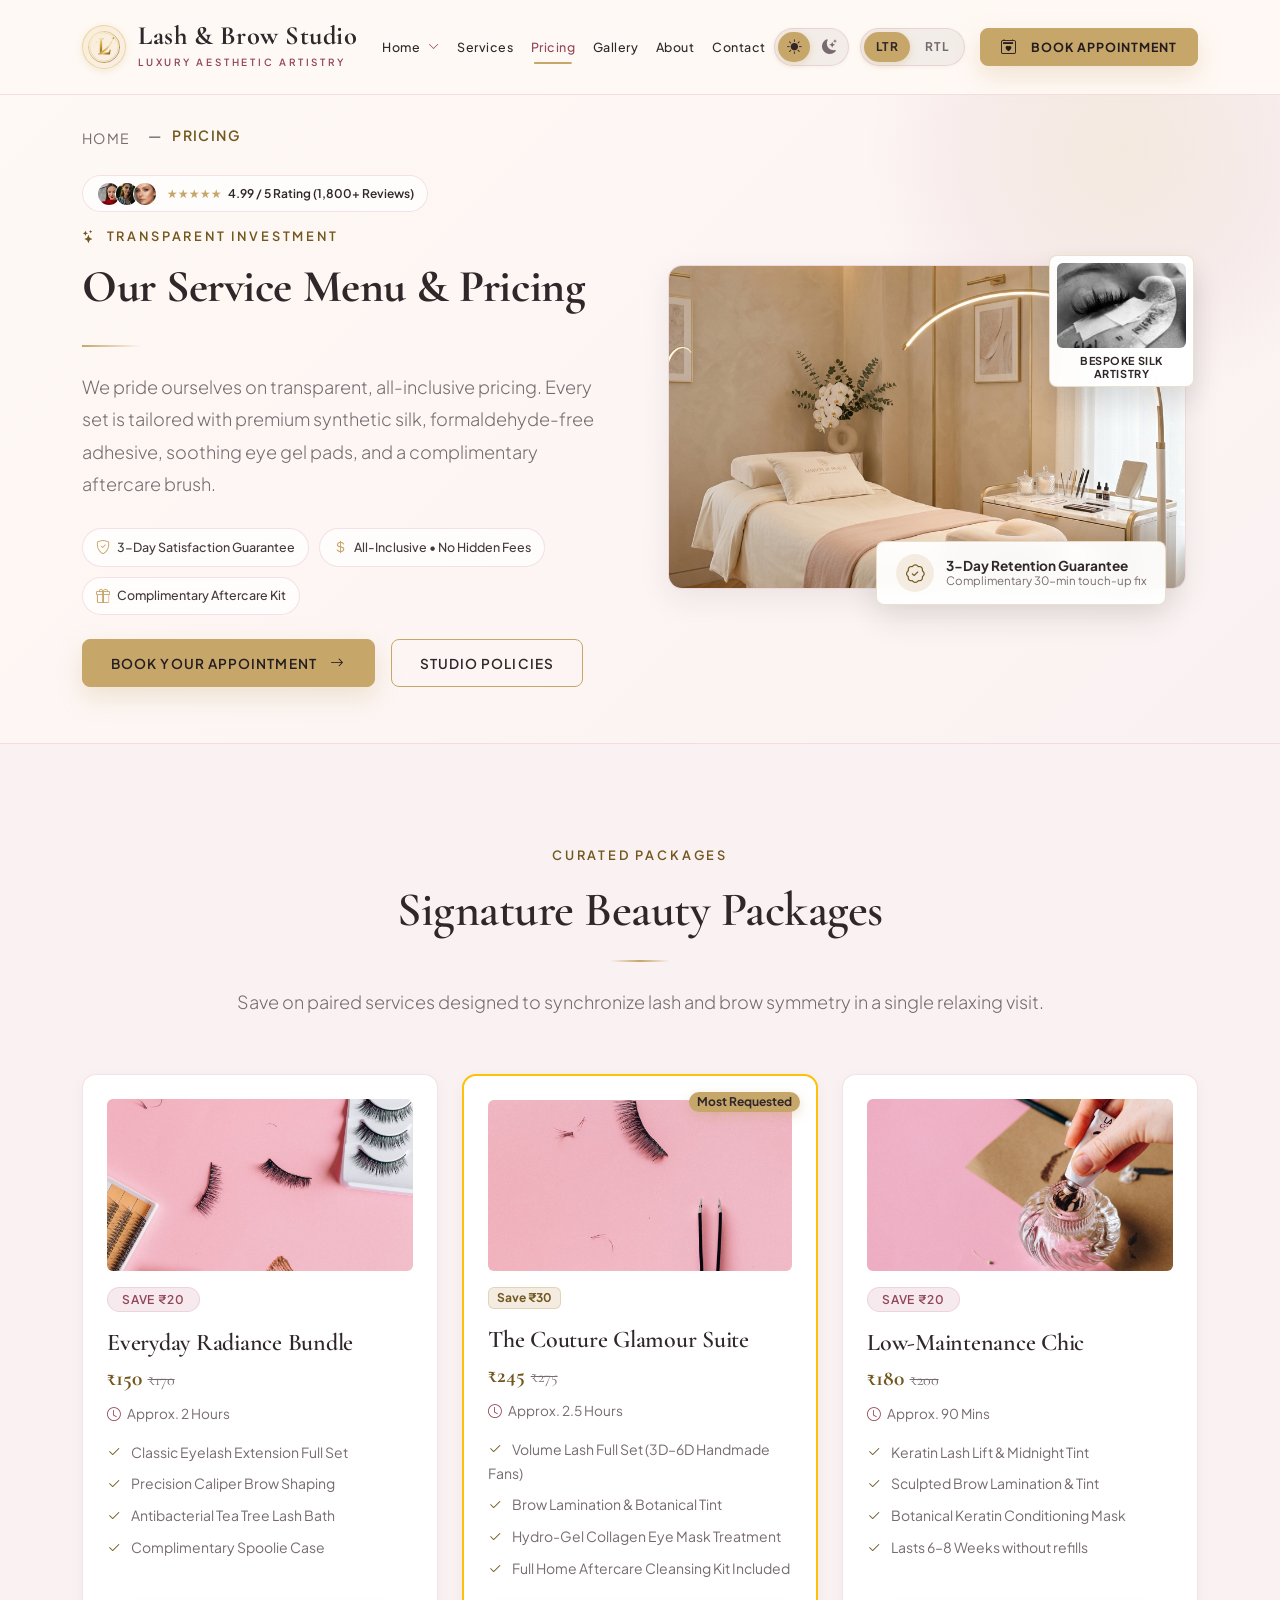
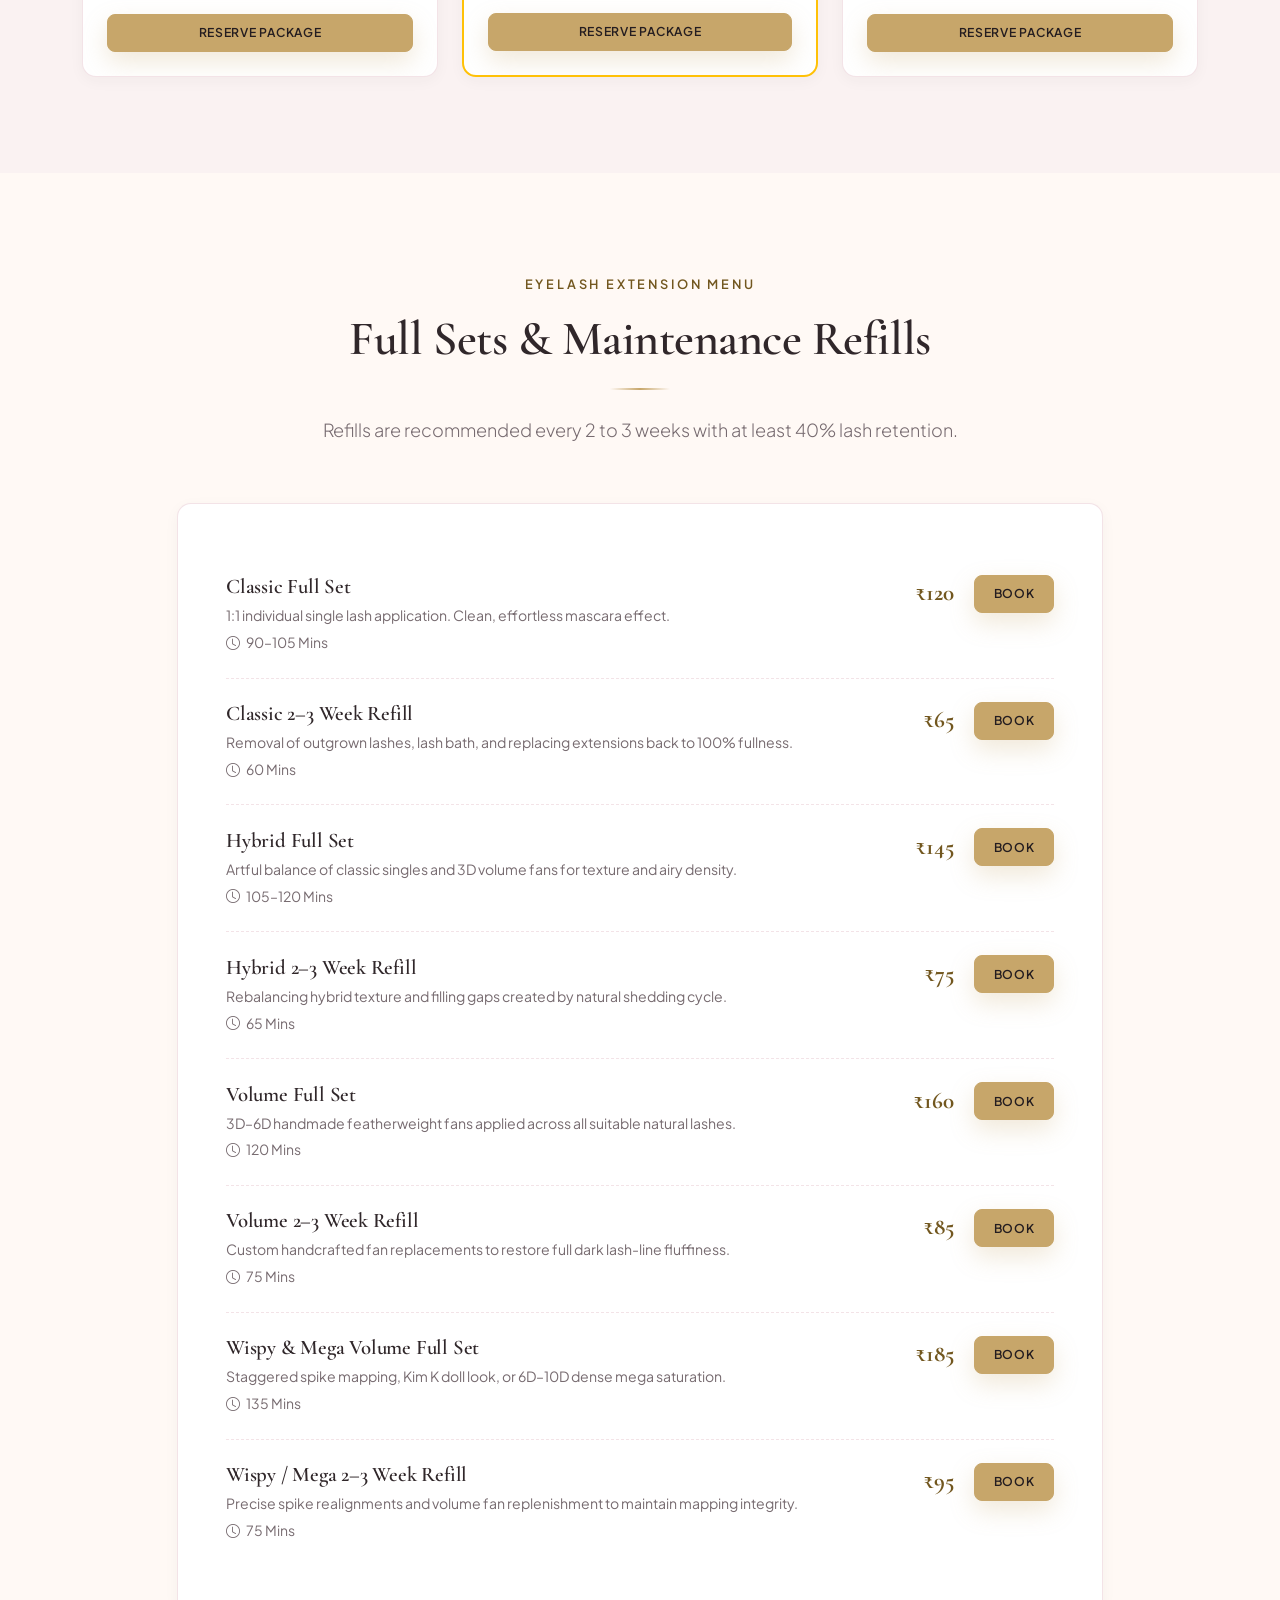
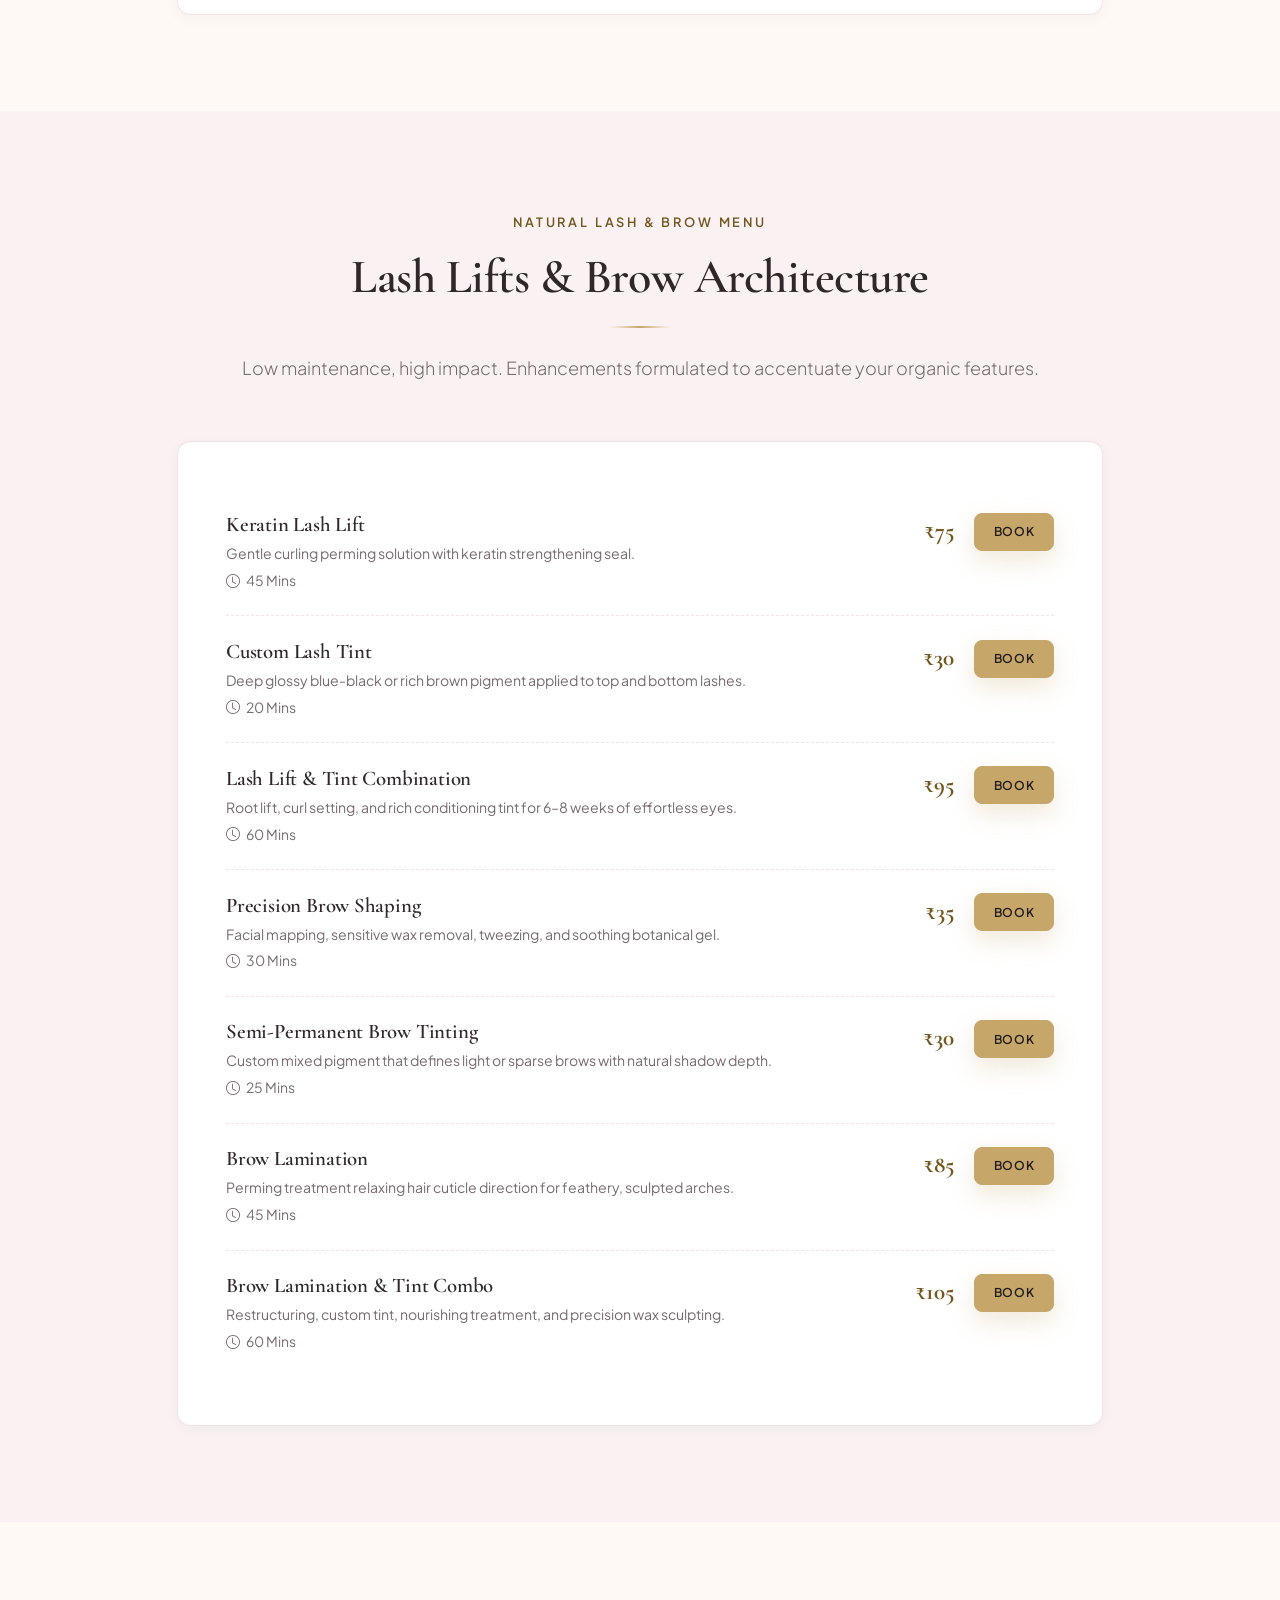
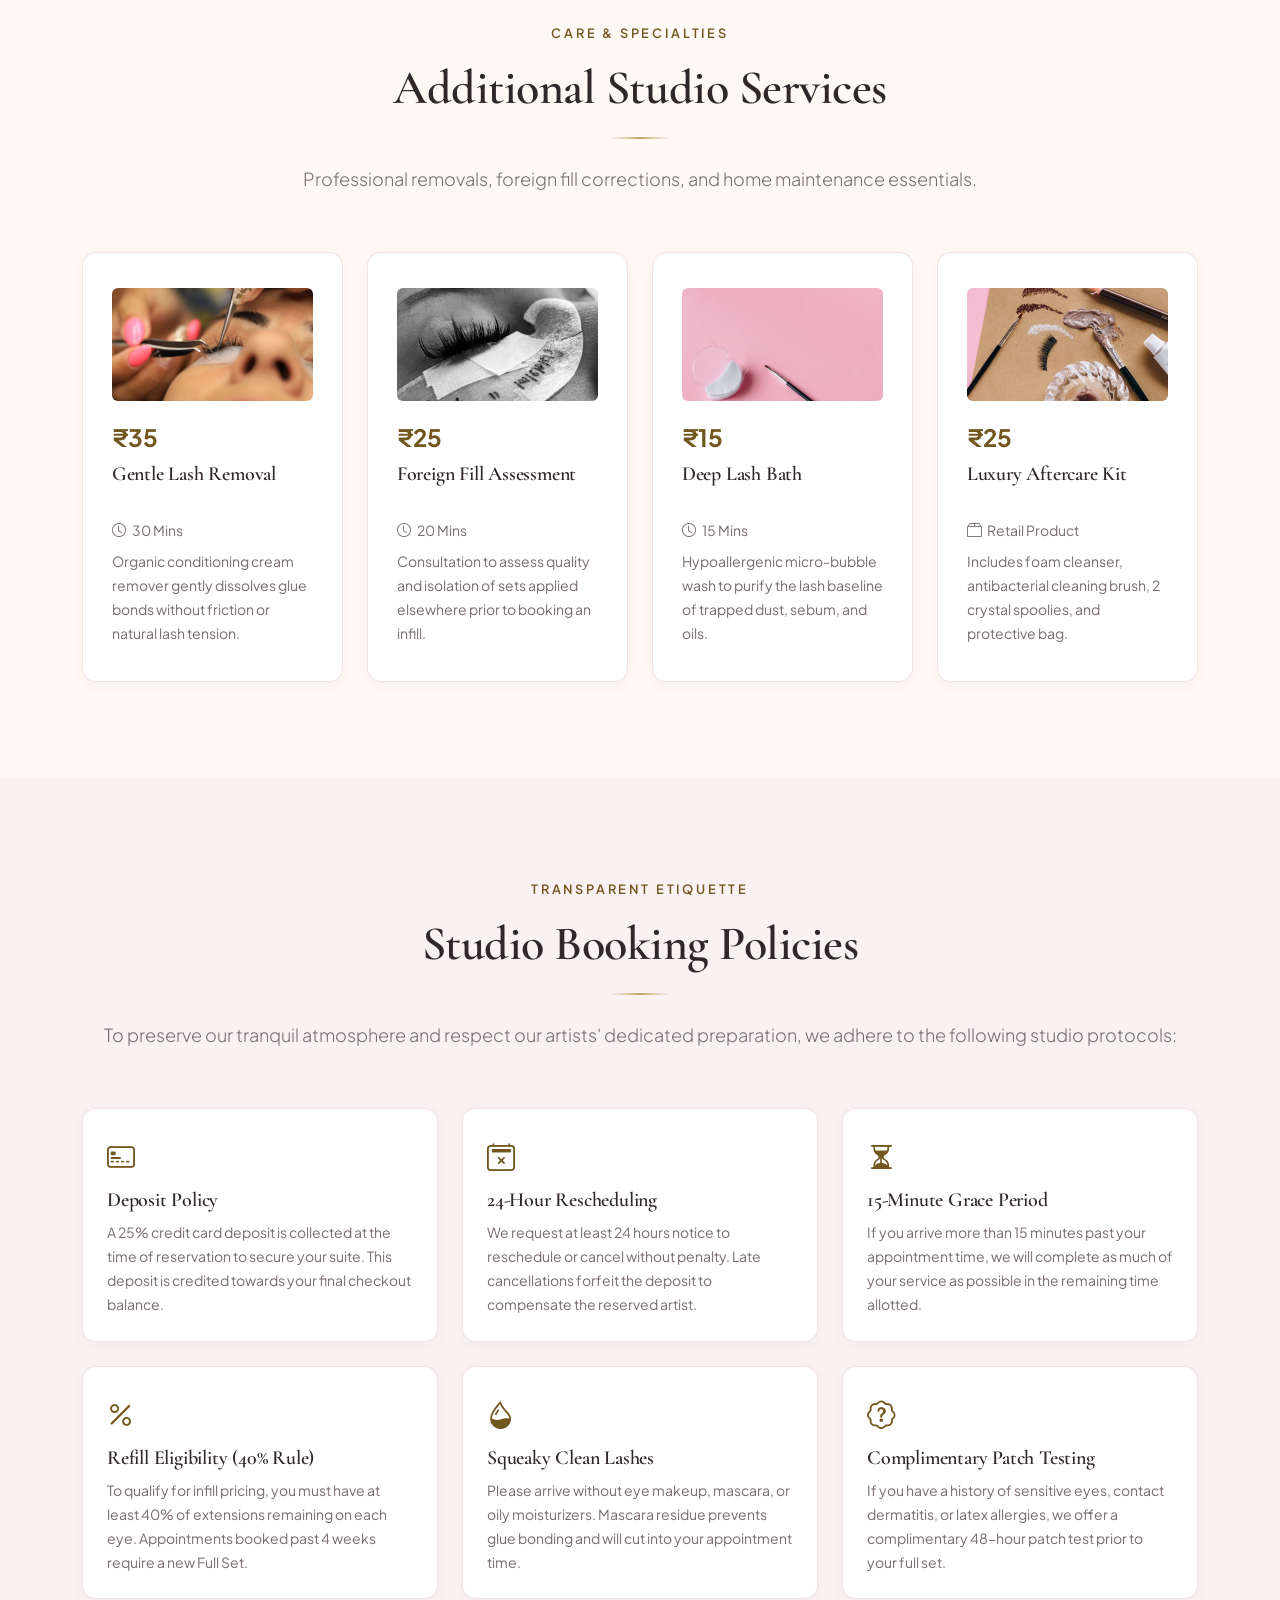
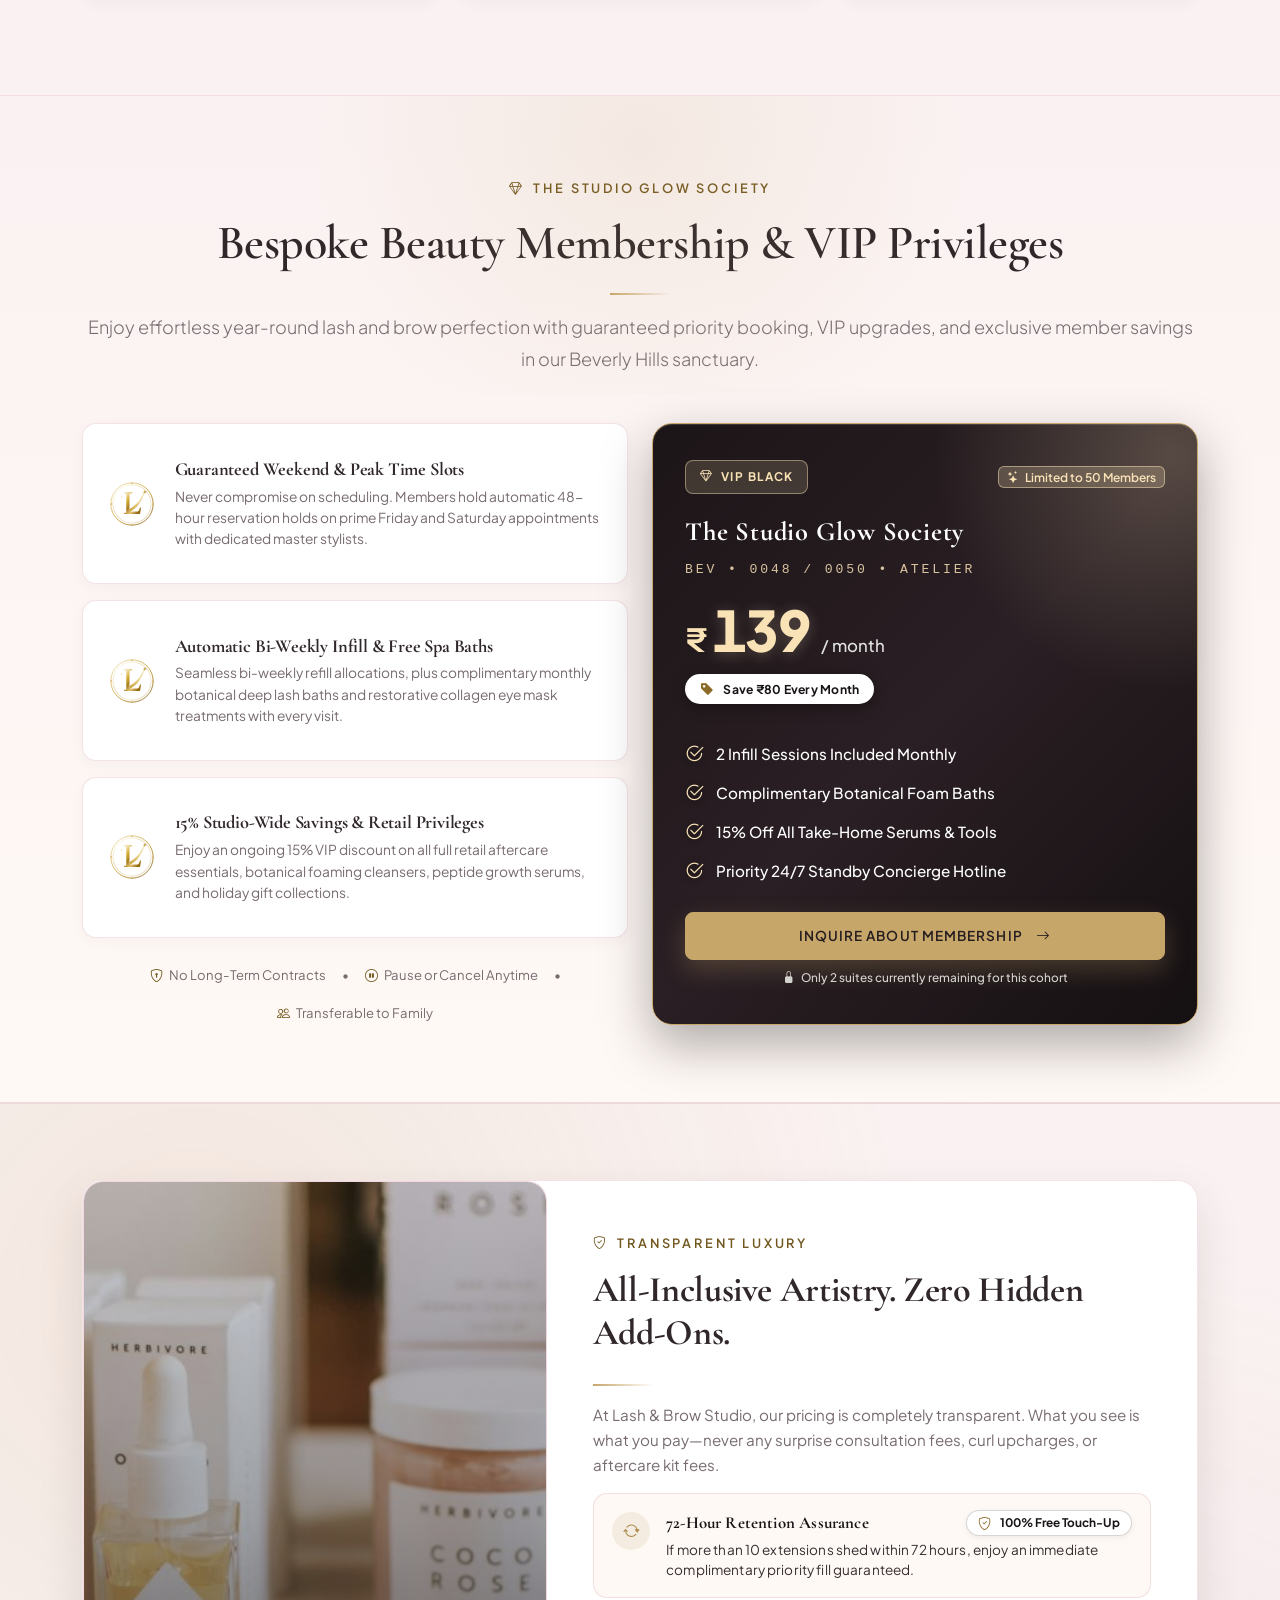
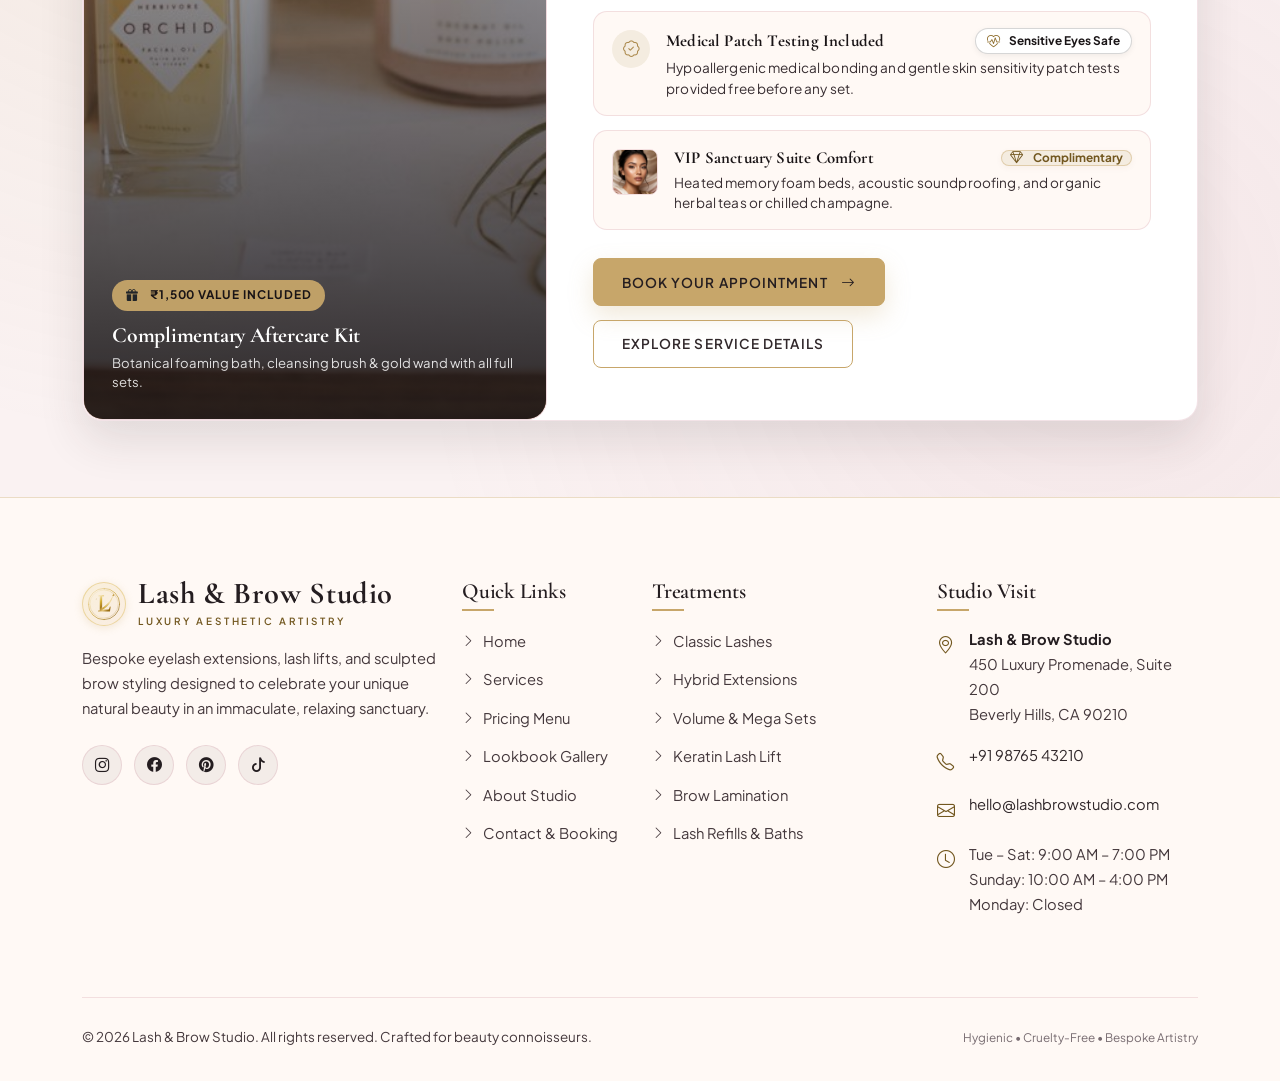
<file: pricing.html>
<!DOCTYPE html>
<html lang="en">
<head>
  <meta charset="UTF-8">
  <meta name="viewport" content="width=device-width, initial-scale=1.0">
  <meta name="description" content="View transparent pricing for eyelash extension full sets, 2-3 week refills, keratin lash lifts, and brow lamination at Lash & Brow Studio.">
  <title>Pricing Menu & Packages | Lash & Brow Studio — Transparent Luxury</title>
  <link rel="icon" type="image/svg+xml" href="assets/images/logo/logo-l.svg">

  <!-- Google Fonts -->
  <link rel="preconnect" href="https://fonts.googleapis.com">
  <link rel="preconnect" href="https://fonts.gstatic.com" crossorigin>
  <link href="https://fonts.googleapis.com/css2?family=Cormorant+Garamond:ital,wght@0,400;0,500;0,600;0,700;1,400;1,600&family=Plus+Jakarta+Sans:wght@300;400;500;600;700&display=swap" rel="stylesheet">

  <!-- Bootstrap 5 CSS CDN -->
  <link href="https://cdn.jsdelivr.net/npm/bootstrap@5.3.3/dist/css/bootstrap.min.css" rel="stylesheet" integrity="sha384-QWTKZyjpPEjISv5WaRU9OFeRpok6YctnYmDr5pNlyT2bRjXh0JMhjY6hW+ALEwIH" crossorigin="anonymous">

  <!-- Bootstrap Icons CDN -->
  <link rel="stylesheet" href="https://cdn.jsdelivr.net/npm/bootstrap-icons@1.11.3/font/bootstrap-icons.min.css">

  <!-- Custom Stylesheets -->
  <link rel="stylesheet" href="css/style.css">
  <link rel="stylesheet" href="css/components.css">
  <link rel="stylesheet" href="css/responsive.css">

  <!-- Immediate Theme & Direction Initialization (Prevents Flash) -->
  <script>
    (function() {
      const savedTheme = localStorage.getItem('studio-theme') || 'light';
      document.documentElement.setAttribute('data-theme', savedTheme);
      const savedDir = localStorage.getItem('studio-direction') || 'ltr';
      document.documentElement.setAttribute('dir', savedDir);
      document.documentElement.dir = savedDir;
    })();
  </script>
</head>
<body>

  <!-- ========================================================================
       SHARED NAVIGATION BAR
       ======================================================================== -->
  <header>
    <nav class="navbar navbar-expand-xl navbar-luxury fixed-top" aria-label="Main Navigation">
      <div class="container navbar-container">
        <!-- Logo on Left -->
        <a class="navbar-brand navbar-brand-luxury" href="index.html" aria-label="Lash &amp; Brow Studio Home">
          <span class="brand-logo-wrap">
            <img src="assets/images/logo/logo-l.svg" alt="L" class="brand-logo-img" width="40" height="40">
          </span>
          <span class="brand-text-wrap">
            <span class="brand-main">Lash &amp; Brow Studio</span>
            <span class="brand-sub">Luxury Aesthetic Artistry</span>
          </span>
        </a>

        <!-- Hamburger Toggler Button (Mobile & Tablet) -->
        <button class="navbar-toggler" type="button" id="navbarLuxuryToggler" data-bs-toggle="collapse" data-bs-target="#navbarLuxuryCollapse" aria-controls="navbarLuxuryCollapse" aria-expanded="false" aria-label="Toggle navigation">
          <i class="bi bi-list fs-2"></i>
        </button>

        <!-- Navbar Collapse -->
        <div class="collapse navbar-collapse" id="navbarLuxuryCollapse">
          <!-- Center Navigation Links -->
          <ul class="navbar-nav navbar-nav-center mx-auto align-items-lg-center">
            <li class="nav-item dropdown">
              <a class="nav-link dropdown-toggle" href="#" id="homeDropdown" role="button" data-bs-toggle="dropdown" aria-expanded="false">
                Home <i class="bi bi-chevron-down nav-dropdown-icon"></i>
              </a>
              <ul class="dropdown-menu dropdown-menu-luxury" aria-labelledby="homeDropdown">
                <li><a class="dropdown-item" href="index.html">Home 1</a></li>
                <li><a class="dropdown-item" href="index2.html">Home 2</a></li>
              </ul>
            </li>
            <li class="nav-item">
              <a class="nav-link" href="services.html">Services</a>
            </li>
            <li class="nav-item">
              <a class="nav-link active" aria-current="page" href="pricing.html">Pricing</a>
            </li>
            <li class="nav-item">
              <a class="nav-link" href="gallery.html">Gallery</a>
            </li>
            <li class="nav-item">
              <a class="nav-link" href="about.html">About</a>
            </li>
            <li class="nav-item">
              <a class="nav-link" href="contact.html">Contact</a>
            </li>
          </ul>

          <!-- Right Controls: Theme Symbols, Direction Buttons & CTA -->
          <div class="navbar-actions d-flex flex-column flex-lg-row align-items-stretch align-items-lg-center gap-2">
            <div class="nav-controls-row">
              <!-- Theme Selection Symbol Buttons -->
              <div class="nav-control-group theme-toggle-group" role="group" aria-label="Theme Selection">
                <button type="button" class="btn-nav-symbol active" id="themeLightBtn" data-theme-val="light" aria-label="Light Mode" title="Light Mode" aria-pressed="true">
                  <i class="bi bi-sun-fill"></i>
                </button>
                <button type="button" class="btn-nav-symbol" id="themeDarkBtn" data-theme-val="dark" aria-label="Dark Mode" title="Dark Mode" aria-pressed="false">
                  <i class="bi bi-moon-stars-fill"></i>
                </button>
              </div>

              <!-- Direction Selection Text Buttons -->
              <div class="nav-control-group dir-toggle-group" role="group" aria-label="Layout Direction">
                <button type="button" class="btn-nav-dir active" id="dirLtrBtn" data-dir-val="ltr" aria-label="Left to Right Direction" aria-pressed="true">
                  LTR
                </button>
                <button type="button" class="btn-nav-dir" id="dirRtlBtn" data-dir-val="rtl" aria-label="Right to Left Direction" aria-pressed="false">
                  RTL
                </button>
              </div>
            </div>

            <!-- CTA Button -->
            <div class="navbar-nav-cta">
              <a href="contact.html#bookingCard" class="btn-luxury btn-luxury-primary btn-luxury-sm text-nowrap">
                <i class="bi bi-calendar2-heart me-1"></i> Book Appointment
              </a>
            </div>
          </div>
        </div>
      </div>
    </nav>
  </header>

  <main id="mainContent">

    <!-- ========================================================================
         SECTION 1: PRICING PAGE HERO (UNIFIED LUXURY HERO)
         ======================================================================== -->
    <section class="subpage-hero-luxury" aria-labelledby="pricingHeroHeading">
      <div class="container subpage-hero-container">
        <!-- Breadcrumbs -->
        <nav aria-label="breadcrumb" class="breadcrumb-luxury">
          <ol class="breadcrumb">
            <li class="breadcrumb-item"><a href="index.html">Home</a></li>
            <li class="breadcrumb-item active" aria-current="page">Pricing</li>
          </ol>
        </nav>

        <div class="row align-items-center g-4 g-lg-5">
          <div class="col-lg-6 subpage-hero-content">
            <!-- Social Proof Rating Cluster -->
            <div class="subpage-hero-proof">
              <div class="proof-avatar-group">
                <img src="assets/images/testimonials/client-2.jpg" alt="Client" class="proof-avatar" width="24" height="24">
                <img src="assets/images/testimonials/client-3.jpg" alt="Client" class="proof-avatar" width="24" height="24">
                <img src="assets/images/testimonials/client-1.jpg" alt="Client" class="proof-avatar" width="24" height="24">
              </div>
              <div class="proof-text">
                <span class="proof-stars">&#9733;&#9733;&#9733;&#9733;&#9733;</span>
                <span>4.99 / 5 Rating (1,800+ Reviews)</span>
              </div>
            </div>

            <span class="eyebrow"><i class="bi bi-stars me-1 text-gold"></i> TRANSPARENT INVESTMENT</span>
            <h1 id="pricingHeroHeading" class="subpage-hero-title">Our Service Menu &amp; Pricing</h1>
            <div class="divider-gold"></div>
            <p class="lead-luxury mb-2">
              We pride ourselves on transparent, all-inclusive pricing. Every set is tailored with premium synthetic silk, formaldehyde-free adhesive, soothing eye gel pads, and a complimentary aftercare brush.
            </p>

            <!-- Trust Pills -->
            <div class="subpage-hero-pills">
              <span class="subpage-hero-pill"><i class="bi bi-shield-check"></i> 3-Day Satisfaction Guarantee</span>
              <span class="subpage-hero-pill"><i class="bi bi-currency-dollar"></i> All-Inclusive • No Hidden Fees</span>
              <span class="subpage-hero-pill"><i class="bi bi-gift"></i> Complimentary Aftercare Kit</span>
            </div>

            <div class="d-flex flex-wrap gap-3">
              <a href="contact.html#bookingCard" class="btn-luxury btn-luxury-primary">
                Book Your Appointment <i class="bi bi-arrow-right ms-1"></i>
              </a>
              <a href="#policies" class="btn-luxury btn-luxury-secondary">
                Studio Policies
              </a>
            </div>
          </div>

          <div class="col-lg-6">
            <div class="subpage-hero-visual-wrap">
              <div class="subpage-hero-visual">
                <!-- Decorative Gold Accent Frame -->
                <div class="subpage-hero-frame"></div>

                <!-- Secondary Floating Inset Feature Card -->
                <div class="subpage-hero-inset-card">
                  <div class="subpage-hero-inset-img">
                    <img src="assets/images/lash-styles/couture-hybrid.jpg" alt="Artisan lash isolation and couture hybrid styling" loading="eager" width="150" height="90">
                  </div>
                  <div class="subpage-hero-inset-caption">Bespoke Silk Artistry</div>
                </div>

                <!-- Main Hero Image Card -->
                <div class="subpage-hero-image-card">
                  <img src="assets/images/pricing/pricing-suite.jpg" alt="Lash and Brow Studio Private Luxury Treatment Suite" class="img-fluid" width="1200" height="900" loading="eager">
                </div>

                <!-- Floating Credential Badge -->
                <div class="subpage-hero-badge">
                  <div class="subpage-hero-badge-icon">
                    <i class="bi bi-patch-check"></i>
                  </div>
                  <div>
                    <div class="subpage-hero-badge-title">3-Day Retention Guarantee</div>
                    <div class="subpage-hero-badge-subtitle">Complimentary 30-min touch-up fix</div>
                  </div>
                </div>
              </div>
            </div>
          </div>
        </div>
      </div>
    </section>

    <!-- ========================================================================
         SECTION 2: SIGNATURE VALUE BUNDLES
         ======================================================================== -->
    <section class="section-padding bg-blush" aria-labelledby="bundlesHeading">
      <div class="container">
        <div class="section-header text-center">
          <span class="eyebrow">CURATED PACKAGES</span>
          <h2 id="bundlesHeading">Signature Beauty Packages</h2>
          <div class="divider-gold"></div>
          <p class="lead-luxury">
            Save on paired services designed to synchronize lash and brow symmetry in a single relaxing visit.
          </p>
        </div>

        <div class="row g-4">
          <!-- Bundle 1 -->
          <div class="col-lg-4 col-md-6">
            <div class="card-luxury p-4 h-100 position-relative">
              <div class="ratio ratio-16x9 rounded overflow-hidden mb-3">
                <img src="assets/images/pricing/bundle-radiance.jpg" alt="Everyday Radiance Classic Lashes and Brow Shaping Package" class="img-fluid w-100 h-100 object-fit-cover" loading="lazy" width="400" height="225">
              </div>
              <span class="badge badge-luxury align-self-start mb-3">Save ₹20</span>
              <h3 class="h4 font-serif">Everyday Radiance Bundle</h3>
              <div class="service-card-price mb-2">₹150 <small class="text-muted-custom text-decoration-line-through fs-6 fw-normal">₹170</small></div>
              <div class="service-card-meta mb-3">
                <span><i class="bi bi-clock me-1"></i> Approx. 2 Hours</span>
              </div>
              <ul class="list-unstyled small text-muted-custom mb-4 flex-grow-1">
                <li class="mb-2"><i class="bi bi-check2 text-gold me-2"></i> Classic Eyelash Extension Full Set</li>
                <li class="mb-2"><i class="bi bi-check2 text-gold me-2"></i> Precision Caliper Brow Shaping</li>
                <li class="mb-2"><i class="bi bi-check2 text-gold me-2"></i> Antibacterial Tea Tree Lash Bath</li>
                <li class="mb-2"><i class="bi bi-check2 text-gold me-2"></i> Complimentary Spoolie Case</li>
              </ul>
              <a href="contact.html?service=Classic%20Lash%20Extensions" class="btn-luxury btn-luxury-primary btn-luxury-sm w-100">
                Reserve Package
              </a>
            </div>
          </div>

          <!-- Bundle 2: Featured -->
          <div class="col-lg-4 col-md-6">
            <div class="card-luxury p-4 h-100 border-2 border-warning shadow-md position-relative">
              <span class="badge badge-popular rounded-pill">Most Requested</span>
              <div class="ratio ratio-16x9 rounded overflow-hidden mb-3">
                <img src="assets/images/pricing/bundle-glamour.jpg" alt="The Couture Glamour Suite Volume Lashes and Brow Lamination Package" class="img-fluid w-100 h-100 object-fit-cover" loading="lazy" width="400" height="225">
              </div>
              <span class="badge badge-gold align-self-start mb-3">Save ₹30</span>
              <h3 class="h4 font-serif">The Couture Glamour Suite</h3>
              <div class="service-card-price mb-2">₹245 <small class="text-muted-custom text-decoration-line-through fs-6 fw-normal">₹275</small></div>
              <div class="service-card-meta mb-3">
                <span><i class="bi bi-clock me-1"></i> Approx. 2.5 Hours</span>
              </div>
              <ul class="list-unstyled small text-muted-custom mb-4 flex-grow-1">
                <li class="mb-2"><i class="bi bi-check2 text-gold me-2"></i> Volume Lash Full Set (3D–6D Handmade Fans)</li>
                <li class="mb-2"><i class="bi bi-check2 text-gold me-2"></i> Brow Lamination &amp; Botanical Tint</li>
                <li class="mb-2"><i class="bi bi-check2 text-gold me-2"></i> Hydro-Gel Collagen Eye Mask Treatment</li>
                <li class="mb-2"><i class="bi bi-check2 text-gold me-2"></i> Full Home Aftercare Cleansing Kit Included</li>
              </ul>
              <a href="contact.html?service=Volume%20Lash%20Extensions" class="btn-luxury btn-luxury-primary btn-luxury-sm w-100">
                Reserve Package
              </a>
            </div>
          </div>

          <!-- Bundle 3 -->
          <div class="col-lg-4 col-md-6 mx-auto">
            <div class="card-luxury p-4 h-100 position-relative">
              <div class="ratio ratio-16x9 rounded overflow-hidden mb-3">
                <img src="assets/images/pricing/bundle-low-maintenance.jpg" alt="Low-Maintenance Chic Keratin Lash Lift and Tint Package" class="img-fluid w-100 h-100 object-fit-cover" loading="lazy" width="400" height="225">
              </div>
              <span class="badge badge-luxury align-self-start mb-3">Save ₹20</span>
              <h3 class="h4 font-serif">Low-Maintenance Chic</h3>
              <div class="service-card-price mb-2">₹180 <small class="text-muted-custom text-decoration-line-through fs-6 fw-normal">₹200</small></div>
              <div class="service-card-meta mb-3">
                <span><i class="bi bi-clock me-1"></i> Approx. 90 Mins</span>
              </div>
              <ul class="list-unstyled small text-muted-custom mb-4 flex-grow-1">
                <li class="mb-2"><i class="bi bi-check2 text-gold me-2"></i> Keratin Lash Lift &amp; Midnight Tint</li>
                <li class="mb-2"><i class="bi bi-check2 text-gold me-2"></i> Sculpted Brow Lamination &amp; Tint</li>
                <li class="mb-2"><i class="bi bi-check2 text-gold me-2"></i> Botanical Keratin Conditioning Mask</li>
                <li class="mb-2"><i class="bi bi-check2 text-gold me-2"></i> Lasts 6–8 Weeks without refills</li>
              </ul>
              <a href="contact.html?service=Lash%20Lift%20%26%20Tint" class="btn-luxury btn-luxury-primary btn-luxury-sm w-100">
                Reserve Package
              </a>
            </div>
          </div>
        </div>
      </div>
    </section>

    <!-- ========================================================================
         SECTION 3: EYELASH EXTENSIONS & REFILL MENU
         ======================================================================== -->
    <section class="section-padding bg-ivory" id="refills" aria-labelledby="extensionPricingHeading">
      <div class="container">
        <div class="section-header text-center">
          <span class="eyebrow">EYELASH EXTENSION MENU</span>
          <h2 id="extensionPricingHeading">Full Sets &amp; Maintenance Refills</h2>
          <div class="divider-gold"></div>
          <p class="lead-luxury">
            Refills are recommended every 2 to 3 weeks with at least 40% lash retention.
          </p>
        </div>

        <div class="row g-4 justify-content-center">
          <div class="col-lg-10">
            <div class="card-luxury p-4 p-md-5">
              <!-- Item 1: Classic Full Set -->
              <div class="pricing-item-row" id="classicPricing">
                <div>
                  <h3 class="pricing-item-title">Classic Full Set</h3>
                  <p class="pricing-item-desc">1:1 individual single lash application. Clean, effortless mascara effect.</p>
                  <small class="text-muted-custom"><i class="bi bi-clock me-1"></i> 90–105 Mins</small>
                </div>
                <div class="pricing-item-meta">
                  <span class="pricing-item-price">₹120</span>
                  <a href="contact.html?service=Classic%20Lash%20Extensions" class="btn-luxury btn-luxury-primary btn-luxury-sm">Book</a>
                </div>
              </div>

              <!-- Item 2: Classic Refill -->
              <div class="pricing-item-row">
                <div>
                  <h3 class="pricing-item-title">Classic 2–3 Week Refill</h3>
                  <p class="pricing-item-desc">Removal of outgrown lashes, lash bath, and replacing extensions back to 100% fullness.</p>
                  <small class="text-muted-custom"><i class="bi bi-clock me-1"></i> 60 Mins</small>
                </div>
                <div class="pricing-item-meta">
                  <span class="pricing-item-price">₹65</span>
                  <a href="contact.html?service=Classic%20Lash%20Extensions" class="btn-luxury btn-luxury-primary btn-luxury-sm">Book</a>
                </div>
              </div>

              <!-- Item 3: Hybrid Full Set -->
              <div class="pricing-item-row" id="hybridPricing">
                <div>
                  <h3 class="pricing-item-title">Hybrid Full Set</h3>
                  <p class="pricing-item-desc">Artful balance of classic singles and 3D volume fans for texture and airy density.</p>
                  <small class="text-muted-custom"><i class="bi bi-clock me-1"></i> 105–120 Mins</small>
                </div>
                <div class="pricing-item-meta">
                  <span class="pricing-item-price">₹145</span>
                  <a href="contact.html?service=Hybrid%20Lash%20Extensions" class="btn-luxury btn-luxury-primary btn-luxury-sm">Book</a>
                </div>
              </div>

              <!-- Item 4: Hybrid Refill -->
              <div class="pricing-item-row">
                <div>
                  <h3 class="pricing-item-title">Hybrid 2–3 Week Refill</h3>
                  <p class="pricing-item-desc">Rebalancing hybrid texture and filling gaps created by natural shedding cycle.</p>
                  <small class="text-muted-custom"><i class="bi bi-clock me-1"></i> 65 Mins</small>
                </div>
                <div class="pricing-item-meta">
                  <span class="pricing-item-price">₹75</span>
                  <a href="contact.html?service=Hybrid%20Lash%20Extensions" class="btn-luxury btn-luxury-primary btn-luxury-sm">Book</a>
                </div>
              </div>

              <!-- Item 5: Volume Full Set -->
              <div class="pricing-item-row" id="volumePricing">
                <div>
                  <h3 class="pricing-item-title">Volume Full Set</h3>
                  <p class="pricing-item-desc">3D–6D handmade featherweight fans applied across all suitable natural lashes.</p>
                  <small class="text-muted-custom"><i class="bi bi-clock me-1"></i> 120 Mins</small>
                </div>
                <div class="pricing-item-meta">
                  <span class="pricing-item-price">₹160</span>
                  <a href="contact.html?service=Volume%20Lash%20Extensions" class="btn-luxury btn-luxury-primary btn-luxury-sm">Book</a>
                </div>
              </div>

              <!-- Item 6: Volume Refill -->
              <div class="pricing-item-row">
                <div>
                  <h3 class="pricing-item-title">Volume 2–3 Week Refill</h3>
                  <p class="pricing-item-desc">Custom handcrafted fan replacements to restore full dark lash-line fluffiness.</p>
                  <small class="text-muted-custom"><i class="bi bi-clock me-1"></i> 75 Mins</small>
                </div>
                <div class="pricing-item-meta">
                  <span class="pricing-item-price">₹85</span>
                  <a href="contact.html?service=Volume%20Lash%20Extensions" class="btn-luxury btn-luxury-primary btn-luxury-sm">Book</a>
                </div>
              </div>

              <!-- Item 7: Wispy Full Set -->
              <div class="pricing-item-row" id="wispyPricing">
                <div>
                  <h3 class="pricing-item-title">Wispy &amp; Mega Volume Full Set</h3>
                  <p class="pricing-item-desc">Staggered spike mapping, Kim K doll look, or 6D–10D dense mega saturation.</p>
                  <small class="text-muted-custom"><i class="bi bi-clock me-1"></i> 135 Mins</small>
                </div>
                <div class="pricing-item-meta">
                  <span class="pricing-item-price">₹185</span>
                  <a href="contact.html?service=Wispy%20Lash%20Extensions" class="btn-luxury btn-luxury-primary btn-luxury-sm">Book</a>
                </div>
              </div>

              <!-- Item 8: Wispy Refill -->
              <div class="pricing-item-row">
                <div>
                  <h3 class="pricing-item-title">Wispy / Mega 2–3 Week Refill</h3>
                  <p class="pricing-item-desc">Precise spike realignments and volume fan replenishment to maintain mapping integrity.</p>
                  <small class="text-muted-custom"><i class="bi bi-clock me-1"></i> 75 Mins</small>
                </div>
                <div class="pricing-item-meta">
                  <span class="pricing-item-price">₹95</span>
                  <a href="contact.html?service=Wispy%20Lash%20Extensions" class="btn-luxury btn-luxury-primary btn-luxury-sm">Book</a>
                </div>
              </div>
            </div>
          </div>
        </div>
      </div>
    </section>

    <!-- ========================================================================
         SECTION 4: LASH LIFTS & BROW ENHANCEMENTS PRICING
         ======================================================================== -->
    <section class="section-padding bg-blush" aria-labelledby="liftBrowPricingHeading">
      <div class="container">
        <div class="section-header text-center">
          <span class="eyebrow">NATURAL LASH &amp; BROW MENU</span>
          <h2 id="liftBrowPricingHeading">Lash Lifts &amp; Brow Architecture</h2>
          <div class="divider-gold"></div>
          <p class="lead-luxury">
            Low maintenance, high impact. Enhancements formulated to accentuate your organic features.
          </p>
        </div>

        <div class="row g-4 justify-content-center">
          <div class="col-lg-10">
            <div class="card-luxury p-4 p-md-5">
              <div class="pricing-item-row">
                <div>
                  <h3 class="pricing-item-title">Keratin Lash Lift</h3>
                  <p class="pricing-item-desc">Gentle curling perming solution with keratin strengthening seal.</p>
                  <small class="text-muted-custom"><i class="bi bi-clock me-1"></i> 45 Mins</small>
                </div>
                <div class="pricing-item-meta">
                  <span class="pricing-item-price">₹75</span>
                  <a href="contact.html?service=Lash%20Lift" class="btn-luxury btn-luxury-primary btn-luxury-sm">Book</a>
                </div>
              </div>

              <div class="pricing-item-row">
                <div>
                  <h3 class="pricing-item-title">Custom Lash Tint</h3>
                  <p class="pricing-item-desc">Deep glossy blue-black or rich brown pigment applied to top and bottom lashes.</p>
                  <small class="text-muted-custom"><i class="bi bi-clock me-1"></i> 20 Mins</small>
                </div>
                <div class="pricing-item-meta">
                  <span class="pricing-item-price">₹30</span>
                  <a href="contact.html?service=Lash%20Tint" class="btn-luxury btn-luxury-primary btn-luxury-sm">Book</a>
                </div>
              </div>

              <div class="pricing-item-row">
                <div>
                  <h3 class="pricing-item-title">Lash Lift &amp; Tint Combination</h3>
                  <p class="pricing-item-desc">Root lift, curl setting, and rich conditioning tint for 6–8 weeks of effortless eyes.</p>
                  <small class="text-muted-custom"><i class="bi bi-clock me-1"></i> 60 Mins</small>
                </div>
                <div class="pricing-item-meta">
                  <span class="pricing-item-price">₹95</span>
                  <a href="contact.html?service=Lash%20Lift%20%26%20Tint" class="btn-luxury btn-luxury-primary btn-luxury-sm">Book</a>
                </div>
              </div>

              <div class="pricing-item-row">
                <div>
                  <h3 class="pricing-item-title">Precision Brow Shaping</h3>
                  <p class="pricing-item-desc">Facial mapping, sensitive wax removal, tweezing, and soothing botanical gel.</p>
                  <small class="text-muted-custom"><i class="bi bi-clock me-1"></i> 30 Mins</small>
                </div>
                <div class="pricing-item-meta">
                  <span class="pricing-item-price">₹35</span>
                  <a href="contact.html?service=Brow%20Shaping" class="btn-luxury btn-luxury-primary btn-luxury-sm">Book</a>
                </div>
              </div>

              <div class="pricing-item-row">
                <div>
                  <h3 class="pricing-item-title">Semi-Permanent Brow Tinting</h3>
                  <p class="pricing-item-desc">Custom mixed pigment that defines light or sparse brows with natural shadow depth.</p>
                  <small class="text-muted-custom"><i class="bi bi-clock me-1"></i> 25 Mins</small>
                </div>
                <div class="pricing-item-meta">
                  <span class="pricing-item-price">₹30</span>
                  <a href="contact.html?service=Brow%20Tinting" class="btn-luxury btn-luxury-primary btn-luxury-sm">Book</a>
                </div>
              </div>

              <div class="pricing-item-row">
                <div>
                  <h3 class="pricing-item-title">Brow Lamination</h3>
                  <p class="pricing-item-desc">Perming treatment relaxing hair cuticle direction for feathery, sculpted arches.</p>
                  <small class="text-muted-custom"><i class="bi bi-clock me-1"></i> 45 Mins</small>
                </div>
                <div class="pricing-item-meta">
                  <span class="pricing-item-price">₹85</span>
                  <a href="contact.html?service=Brow%20Lamination" class="btn-luxury btn-luxury-primary btn-luxury-sm">Book</a>
                </div>
              </div>

              <div class="pricing-item-row">
                <div>
                  <h3 class="pricing-item-title">Brow Lamination &amp; Tint Combo</h3>
                  <p class="pricing-item-desc">Restructuring, custom tint, nourishing treatment, and precision wax sculpting.</p>
                  <small class="text-muted-custom"><i class="bi bi-clock me-1"></i> 60 Mins</small>
                </div>
                <div class="pricing-item-meta">
                  <span class="pricing-item-price">₹105</span>
                  <a href="contact.html?service=Brow%20Lamination%20%26%20Tint" class="btn-luxury btn-luxury-primary btn-luxury-sm">Book</a>
                </div>
              </div>
            </div>
          </div>
        </div>
      </div>
    </section>

    <!-- ========================================================================
         SECTION 5: ADDITIONAL STUDIO SERVICES & ADD-ONS
         ======================================================================== -->
    <section class="section-padding bg-ivory" aria-labelledby="additionalPricingHeading">
      <div class="container">
        <div class="section-header text-center">
          <span class="eyebrow">CARE &amp; SPECIALTIES</span>
          <h2 id="additionalPricingHeading">Additional Studio Services</h2>
          <div class="divider-gold"></div>
          <p class="lead-luxury">
            Professional removals, foreign fill corrections, and home maintenance essentials.
          </p>
        </div>

        <div class="row g-4">
          <div class="col-md-6 col-lg-3">
            <div class="feature-box h-100">
              <div class="ratio ratio-16x9 rounded overflow-hidden mb-3">
                <img src="assets/images/services/lash-isolation-action.jpg" alt="Gentle eyelash extension bond removal procedure" class="img-fluid w-100 h-100 object-fit-cover" loading="lazy">
              </div>
              <span class="fs-4 fw-bold text-gold d-block mb-1">₹35</span>
              <h3 class="h5 font-serif">Gentle Lash Removal</h3>
              <p class="text-muted-custom small mb-2"><i class="bi bi-clock me-1"></i> 30 Mins</p>
              <p class="text-muted-custom small mb-0">Organic conditioning cream remover gently dissolves glue bonds without friction or natural lash tension.</p>
            </div>
          </div>

          <div class="col-md-6 col-lg-3">
            <div class="feature-box h-100">
              <div class="ratio ratio-16x9 rounded overflow-hidden mb-3">
                <img src="assets/images/services/lash-mapping-process.jpg" alt="Professional foreign lash set assessment and mapping diagnostics" class="img-fluid w-100 h-100 object-fit-cover" loading="lazy">
              </div>
              <span class="fs-4 fw-bold text-gold d-block mb-1">₹25</span>
              <h3 class="h5 font-serif">Foreign Fill Assessment</h3>
              <p class="text-muted-custom small mb-2"><i class="bi bi-clock me-1"></i> 20 Mins</p>
              <p class="text-muted-custom small mb-0">Consultation to assess quality and isolation of sets applied elsewhere prior to booking an infill.</p>
            </div>
          </div>

          <div class="col-md-6 col-lg-3">
            <div class="feature-box h-100">
              <div class="ratio ratio-16x9 rounded overflow-hidden mb-3">
                <img src="assets/images/services/lash-gel-pads.jpg" alt="Deep micro-bubble foaming lash cleansing bath" class="img-fluid w-100 h-100 object-fit-cover" loading="lazy">
              </div>
              <span class="fs-4 fw-bold text-gold d-block mb-1">₹15</span>
              <h3 class="h5 font-serif">Deep Lash Bath</h3>
              <p class="text-muted-custom small mb-2"><i class="bi bi-clock me-1"></i> 15 Mins</p>
              <p class="text-muted-custom small mb-0">Hypoallergenic micro-bubble wash to purify the lash baseline of trapped dust, sebum, and oils.</p>
            </div>
          </div>

          <div class="col-md-6 col-lg-3">
            <div class="feature-box h-100">
              <div class="ratio ratio-16x9 rounded overflow-hidden mb-3">
                <img src="assets/images/services/brow-stain-palette.jpg" alt="Luxury home botanical lash and brow aftercare products" class="img-fluid w-100 h-100 object-fit-cover" loading="lazy">
              </div>
              <span class="fs-4 fw-bold text-gold d-block mb-1">₹25</span>
              <h3 class="h5 font-serif">Luxury Aftercare Kit</h3>
              <p class="text-muted-custom small mb-2"><i class="bi bi-box2 me-1"></i> Retail Product</p>
              <p class="text-muted-custom small mb-0">Includes foam cleanser, antibacterial cleaning brush, 2 crystal spoolies, and protective bag.</p>
            </div>
          </div>
        </div>
      </div>
    </section>

    <!-- ========================================================================
         SECTION 6: BOOKING & CANCELLATION POLICIES
         ======================================================================== -->
    <section class="section-padding bg-blush" id="policies" aria-labelledby="policiesHeading">
      <div class="container">
        <div class="section-header text-center max-w-700 mx-auto">
          <span class="eyebrow">TRANSPARENT ETIQUETTE</span>
          <h2 id="policiesHeading">Studio Booking Policies</h2>
          <div class="divider-gold"></div>
          <p class="lead-luxury">
            To preserve our tranquil atmosphere and respect our artists' dedicated preparation, we adhere to the following studio protocols:
          </p>
        </div>

        <div class="row g-4">
          <!-- Policy 1: Deposits -->
          <div class="col-md-6 col-lg-4">
            <div class="card-luxury p-4 h-100">
              <div class="text-gold fs-3 mb-2"><i class="bi bi-credit-card-2-front"></i></div>
              <h3 class="h5 font-serif">Deposit Policy</h3>
              <p class="text-muted-custom small mb-0">
                A 25% credit card deposit is collected at the time of reservation to secure your suite. This deposit is credited towards your final checkout balance.
              </p>
            </div>
          </div>

          <!-- Policy 2: 24h Rescheduling -->
          <div class="col-md-6 col-lg-4">
            <div class="card-luxury p-4 h-100">
              <div class="text-gold fs-3 mb-2"><i class="bi bi-calendar2-x"></i></div>
              <h3 class="h5 font-serif">24-Hour Rescheduling</h3>
              <p class="text-muted-custom small mb-0">
                We request at least 24 hours notice to reschedule or cancel without penalty. Late cancellations forfeit the deposit to compensate the reserved artist.
              </p>
            </div>
          </div>

          <!-- Policy 3: Late Arrivals -->
          <div class="col-md-6 col-lg-4">
            <div class="card-luxury p-4 h-100">
              <div class="text-gold fs-3 mb-2"><i class="bi bi-hourglass-split"></i></div>
              <h3 class="h5 font-serif">15-Minute Grace Period</h3>
              <p class="text-muted-custom small mb-0">
                If you arrive more than 15 minutes past your appointment time, we will complete as much of your service as possible in the remaining time allotted.
              </p>
            </div>
          </div>

          <!-- Policy 4: Refill Eligibility -->
          <div class="col-md-6 col-lg-4">
            <div class="card-luxury p-4 h-100">
              <div class="text-gold fs-3 mb-2"><i class="bi bi-percent"></i></div>
              <h3 class="h5 font-serif">Refill Eligibility (40% Rule)</h3>
              <p class="text-muted-custom small mb-0">
                To qualify for infill pricing, you must have at least 40% of extensions remaining on each eye. Appointments booked past 4 weeks require a new Full Set.
              </p>
            </div>
          </div>

          <!-- Policy 5: Clean Lashes Rule -->
          <div class="col-md-6 col-lg-4">
            <div class="card-luxury p-4 h-100">
              <div class="text-gold fs-3 mb-2"><i class="bi bi-droplet-half"></i></div>
              <h3 class="h5 font-serif">Squeaky Clean Lashes</h3>
              <p class="text-muted-custom small mb-0">
                Please arrive without eye makeup, mascara, or oily moisturizers. Mascara residue prevents glue bonding and will cut into your appointment time.
              </p>
            </div>
          </div>

          <!-- Policy 6: Patch Testing -->
          <div class="col-md-6 col-lg-4">
            <div class="card-luxury p-4 h-100">
              <div class="text-gold fs-3 mb-2"><i class="bi bi-patch-question"></i></div>
              <h3 class="h5 font-serif">Complimentary Patch Testing</h3>
              <p class="text-muted-custom small mb-0">
                If you have a history of sensitive eyes, contact dermatitis, or latex allergies, we offer a complimentary 48-hour patch test prior to your full set.
              </p>
            </div>
          </div>
        </div>
      </div>
    </section>

    <!-- ========================================================================
         SECTION 7: VIP BEAUTY MEMBERSHIP CLUB (THE STUDIO GLOW SOCIETY)
         Distinctive Layout: VIP Privilege Cards & 3D Society Black Card Showcase
         ======================================================================== -->
    <section class="membership-society-section" aria-labelledby="membershipHeading">
      <div class="container">
        <!-- Section Header -->
        <div class="text-center mb-5">
          <span class="eyebrow text-gold"><i class="bi bi-gem me-1"></i> THE STUDIO GLOW SOCIETY</span>
          <h2 id="membershipHeading" class="section-title mb-2">Bespoke Beauty Membership &amp; VIP Privileges</h2>
          <div class="divider-gold mx-auto mb-3"></div>
          <p class="lead-luxury max-w-700 mx-auto">
            Enjoy effortless year-round lash and brow perfection with guaranteed priority booking, VIP upgrades, and exclusive member savings in our Beverly Hills sanctuary.
          </p>
        </div>

        <div class="row g-4 align-items-stretch">
          <!-- Left Column: 3 Dedicated Privilege Cards (Equal 50% Column & Matched Height) -->
          <div class="col-lg-6 d-flex">
            <div class="society-privileges-col">
              <div class="society-privilege-cards-wrap">
                <div class="society-privilege-card">
                  <div class="society-privilege-icon">
                    <img src="assets/images/logo/logo-l.svg" alt="Lash &amp; Brow Studio VIP Privilege Logo" class="society-privilege-logo" width="46" height="46" loading="lazy">
                  </div>
                  <div>
                    <h3 class="society-privilege-title">Guaranteed Weekend &amp; Peak Time Slots</h3>
                    <p class="society-privilege-desc">
                      Never compromise on scheduling. Members hold automatic 48-hour reservation holds on prime Friday and Saturday appointments with dedicated master stylists.
                    </p>
                  </div>
                </div>

                <div class="society-privilege-card">
                  <div class="society-privilege-icon">
                    <img src="assets/images/logo/logo-l.svg" alt="Lash &amp; Brow Studio VIP Privilege Logo" class="society-privilege-logo" width="46" height="46" loading="lazy">
                  </div>
                  <div>
                    <h3 class="society-privilege-title">Automatic Bi-Weekly Infill &amp; Free Spa Baths</h3>
                    <p class="society-privilege-desc">
                      Seamless bi-weekly refill allocations, plus complimentary monthly botanical deep lash baths and restorative collagen eye mask treatments with every visit.
                    </p>
                  </div>
                </div>

                <div class="society-privilege-card">
                  <div class="society-privilege-icon">
                    <img src="assets/images/logo/logo-l.svg" alt="Lash &amp; Brow Studio VIP Privilege Logo" class="society-privilege-logo" width="46" height="46" loading="lazy">
                  </div>
                  <div>
                    <h3 class="society-privilege-title">15% Studio-Wide Savings &amp; Retail Privileges</h3>
                    <p class="society-privilege-desc">
                      Enjoy an ongoing 15% VIP discount on all full retail aftercare essentials, botanical foaming cleansers, peptide growth serums, and holiday gift collections.
                    </p>
                  </div>
                </div>
              </div>

              <!-- Member Assurance Badges Strip -->
              <div class="society-assurance-strip">
                <span><i class="bi bi-shield-lock text-gold me-1"></i> No Long-Term Contracts</span>
                <span>&bull;</span>
                <span><i class="bi bi-pause-circle text-gold me-1"></i> Pause or Cancel Anytime</span>
                <span>&bull;</span>
                <span><i class="bi bi-people text-gold me-1"></i> Transferable to Family</span>
              </div>
            </div>
          </div>

          <!-- Right Column: 3D Obsidian Society Black Card (Equal 50% Column & Matched Height) -->
          <div class="col-lg-6 d-flex">
            <div class="society-black-card w-100">
              <div>
                <div class="d-flex align-items-center justify-content-between mb-3">
                  <span class="society-card-chip"><i class="bi bi-gem"></i> VIP BLACK</span>
                  <span class="badge badge-gold px-2 py-1 small">
                    <i class="bi bi-stars me-1"></i> Limited to 50 Members
                  </span>
                </div>
                <div class="society-card-tier">The Studio Glow Society</div>
                <div class="society-card-num">BEV &bull; 0048 / 0050 &bull; ATELIER</div>

                <div class="society-card-price-wrap">
                  <span class="society-currency">₹</span>
                  <span class="society-amount">139</span>
                  <span class="society-period">/ month</span>
                </div>
                <span class="badge bg-white text-charcoal border small mb-3 society-savings-badge">
                  <i class="bi bi-tag-fill text-gold me-1"></i> Save ₹80 Every Month
                </span>

                <ul class="society-perks-list">
                  <li class="society-perk-item"><i class="bi bi-check2-circle"></i> 2 Infill Sessions Included Monthly</li>
                  <li class="society-perk-item"><i class="bi bi-check2-circle"></i> Complimentary Botanical Foam Baths</li>
                  <li class="society-perk-item"><i class="bi bi-check2-circle"></i> 15% Off All Take-Home Serums &amp; Tools</li>
                  <li class="society-perk-item"><i class="bi bi-check2-circle"></i> Priority 24/7 Standby Concierge Hotline</li>
                </ul>
              </div>

              <div>
                <a href="contact.html?service=Studio%20Glow%20Society%20Membership" class="btn-luxury btn-luxury-primary w-100">
                  Inquire About Membership <i class="bi bi-arrow-right ms-1"></i>
                </a>
                <div class="text-center text-white-50 small mt-2" style="font-size: 0.74rem;">
                  <i class="bi bi-lock-fill me-1"></i> Only 2 suites currently remaining for this cohort
                </div>
              </div>
            </div>
          </div>
        </div>
      </div>
    </section>

    <!-- ========================================================================
         SECTION 8: PRICING & VALUE SHOWCASE (TRANSPARENT VALUE & INCLUSIONS SUITE)
         ======================================================================== -->
    <section class="final-section-luxury final-sec-pricing" aria-labelledby="pricingCtaHeading">
      <div class="container">
        <div class="final-card-visual-wrap">
          <div class="row g-0 align-items-stretch">
            <!-- Left Aftercare Visual Side -->
            <div class="col-lg-5 order-lg-1 order-2">
              <div class="pricing-aftercare-visual-card">
                <img src="assets/images/services/lash-aftercare-products.jpg" alt="Luxury lash aftercare kit with foaming cleanser and cleansing brush" class="img-fluid" loading="lazy" width="800" height="600">
                <div class="final-card-img-overlay">
                  <span class="final-card-overlay-badge"><i class="bi bi-gift-fill text-dark me-1"></i> ₹1,500 Value Included</span>
                  <h3 class="final-card-overlay-title">Complimentary Aftercare Kit</h3>
                  <p class="final-card-overlay-desc">Botanical foaming bath, cleansing brush &amp; gold wand with all full sets.</p>
                </div>
              </div>
            </div>

            <!-- Right Transparent Guarantee Side -->
            <div class="col-lg-7 order-lg-2 order-1">
              <div class="final-card-content-side">
                <span class="eyebrow text-gold"><i class="bi bi-shield-check me-1"></i> TRANSPARENT LUXURY</span>
                <h2 id="pricingCtaHeading" class="final-card-title">All-Inclusive Artistry. Zero Hidden Add-Ons.</h2>
                <div class="divider-gold mb-3"></div>
                <p class="final-card-desc mb-3">
                  At Lash &amp; Brow Studio, our pricing is completely transparent. What you see is what you pay—never any surprise consultation fees, curl upcharges, or aftercare kit fees.
                </p>

                <!-- 3 Value Guarantee Cards with Verified Seals & Inset Imagery -->
                <div class="pricing-guarantee-card-strip">
                  <div class="pricing-guarantee-box">
                    <div class="pricing-guarantee-icon"><i class="bi bi-arrow-repeat"></i></div>
                    <div class="pricing-guarantee-content flex-grow-1">
                      <div class="pricing-guarantee-header d-flex align-items-center justify-content-between flex-wrap gap-1 mb-1">
                        <h4 class="mb-0">72-Hour Retention Assurance</h4>
                        <span class="badge bg-white text-charcoal border small"><i class="bi bi-shield-check text-gold me-1"></i> 100% Free Touch-Up</span>
                      </div>
                      <p>If more than 10 extensions shed within 72 hours, enjoy an immediate complimentary priority fill guaranteed.</p>
                    </div>
                  </div>

                  <div class="pricing-guarantee-box">
                    <div class="pricing-guarantee-icon"><i class="bi bi-patch-check"></i></div>
                    <div class="pricing-guarantee-content flex-grow-1">
                      <div class="pricing-guarantee-header d-flex align-items-center justify-content-between flex-wrap gap-1 mb-1">
                        <h4 class="mb-0">Medical Patch Testing Included</h4>
                        <span class="badge bg-white text-charcoal border small"><i class="bi bi-heart-pulse text-gold me-1"></i> Sensitive Eyes Safe</span>
                      </div>
                      <p>Hypoallergenic medical bonding and gentle skin sensitivity patch tests provided free before any set.</p>
                    </div>
                  </div>

                  <div class="pricing-guarantee-box">
                    <div class="pricing-mini-thumb">
                      <img src="assets/images/hero/hero-home2.jpg" alt="Acoustically soundproofed Beverly Hills treatment suite" loading="lazy" width="100" height="100">
                    </div>
                    <div class="pricing-guarantee-content flex-grow-1">
                      <div class="pricing-guarantee-header d-flex align-items-center justify-content-between flex-wrap gap-1 mb-1">
                        <h4 class="mb-0">VIP Sanctuary Suite Comfort</h4>
                        <span class="badge badge-gold px-2 py-0 small"><i class="bi bi-gem text-dark me-1"></i> Complimentary</span>
                      </div>
                      <p>Heated memory foam beds, acoustic soundproofing, and organic herbal teas or chilled champagne.</p>
                    </div>
                  </div>
                </div>

                <div class="final-card-actions">
                  <a href="contact.html#bookingCard" class="btn-luxury btn-luxury-primary">
                    Book Your Appointment <i class="bi bi-arrow-right ms-1"></i>
                  </a>
                  <a href="services.html" class="btn-luxury btn-luxury-secondary">
                    Explore Service Details
                  </a>
                </div>
              </div>
            </div>
          </div>
        </div>
      </div>
    </section>

  </main>

  <!-- ========================================================================
       SHARED FOOTER
       ======================================================================== -->
  <footer class="footer-luxury">
    <div class="container">
      <div class="row g-4">
        <div class="col-lg-4 col-md-6 footer-col-spacing">
          <a class="navbar-brand-luxury footer-brand-link mb-3" href="index.html" aria-label="Lash &amp; Brow Studio Home">
            <span class="brand-logo-wrap">
              <img src="assets/images/logo/logo-l.svg" alt="L" class="brand-logo-img" width="44" height="44">
            </span>
            <span class="brand-text-wrap">
              <span class="brand-main">Lash &amp; Brow Studio</span>
              <span class="brand-sub">Luxury Aesthetic Artistry</span>
            </span>
          </a>
          <p class="mb-4">
            Bespoke eyelash extensions, lash lifts, and sculpted brow styling designed to celebrate your unique natural beauty in an immaculate, relaxing sanctuary.
          </p>
          <div class="social-links">
            <a href="https://www.instagram.com/" class="social-btn" target="_blank" rel="noopener noreferrer" aria-label="Visit our Instagram page"><i class="bi bi-instagram"></i></a>
            <a href="https://www.facebook.com/" class="social-btn" target="_blank" rel="noopener noreferrer" aria-label="Visit our Facebook page"><i class="bi bi-facebook"></i></a>
            <a href="https://www.pinterest.com/" class="social-btn" target="_blank" rel="noopener noreferrer" aria-label="Visit our Pinterest lookbook"><i class="bi bi-pinterest"></i></a>
            <a href="https://www.tiktok.com/" class="social-btn" target="_blank" rel="noopener noreferrer" aria-label="Follow our TikTok tutorials"><i class="bi bi-tiktok"></i></a>
          </div>
        </div>

        <div class="col-lg-2 col-md-6 col-6 footer-col-spacing">
          <h3 class="footer-heading">Quick Links</h3>
          <ul class="footer-links">
            <li><a href="index.html"><i class="bi bi-chevron-right small"></i> Home</a></li>
            <li><a href="services.html"><i class="bi bi-chevron-right small"></i> Services</a></li>
            <li><a href="pricing.html"><i class="bi bi-chevron-right small"></i> Pricing Menu</a></li>
            <li><a href="gallery.html"><i class="bi bi-chevron-right small"></i> Lookbook Gallery</a></li>
            <li><a href="about.html"><i class="bi bi-chevron-right small"></i> About Studio</a></li>
            <li><a href="contact.html"><i class="bi bi-chevron-right small"></i> Contact &amp; Booking</a></li>
          </ul>
        </div>

        <div class="col-lg-3 col-md-6 col-6 footer-col-spacing">
          <h3 class="footer-heading">Treatments</h3>
          <ul class="footer-links">
            <li><a href="services.html#classicLashes"><i class="bi bi-chevron-right small"></i> Classic Lashes</a></li>
            <li><a href="services.html#hybridLashes"><i class="bi bi-chevron-right small"></i> Hybrid Extensions</a></li>
            <li><a href="services.html#volumeLashes"><i class="bi bi-chevron-right small"></i> Volume &amp; Mega Sets</a></li>
            <li><a href="services.html#lashLift"><i class="bi bi-chevron-right small"></i> Keratin Lash Lift</a></li>
            <li><a href="services.html#browTreatments"><i class="bi bi-chevron-right small"></i> Brow Lamination</a></li>
            <li><a href="pricing.html#refills"><i class="bi bi-chevron-right small"></i> Lash Refills &amp; Baths</a></li>
          </ul>
        </div>

        <div class="col-lg-3 col-md-6 footer-col-spacing">
          <h3 class="footer-heading">Studio Visit</h3>
          <div class="footer-contact-item">
            <i class="bi bi-geo-alt"></i>
            <div>
              <strong>Lash &amp; Brow Studio</strong><br>
              450 Luxury Promenade, Suite 200<br>
              Beverly Hills, CA 90210
            </div>
          </div>
          <div class="footer-contact-item">
            <i class="bi bi-telephone"></i>
            <div>
              <a href="tel:+919876543210" class="text-white text-decoration-none">+91 98765 43210</a>
            </div>
          </div>
          <div class="footer-contact-item">
            <i class="bi bi-envelope"></i>
            <div>
              <a href="mailto:hello@lashbrowstudio.com" class="text-white text-decoration-none">hello@lashbrowstudio.com</a>
            </div>
          </div>
          <div class="footer-contact-item">
            <i class="bi bi-clock"></i>
            <div>
              Tue – Sat: 9:00 AM – 7:00 PM<br>
              Sunday: 10:00 AM – 4:00 PM<br>
              Monday: Closed
            </div>
          </div>
        </div>
      </div>

      <div class="footer-bottom d-flex flex-column flex-md-row justify-content-between align-items-center gap-2">
        <p class="mb-0 text-center text-md-start">
          &copy; 2026 Lash &amp; Brow Studio. All rights reserved. Crafted for beauty connoisseurs.
        </p>
        <div class="text-muted-custom small">
          <span>Hygienic</span> &bull; <span>Cruelty-Free</span> &bull; <span>Bespoke Artistry</span>
        </div>
      </div>
    </div>
  </footer>

  <button id="backToTop" class="back-to-top" aria-label="Scroll back to top of page">
    <i class="bi bi-arrow-up"></i>
  </button>

  <!-- Bootstrap 5 Bundle JS CDN -->
  <script src="https://cdn.jsdelivr.net/npm/bootstrap@5.3.3/dist/js/bootstrap.bundle.min.js" integrity="sha384-YvpcrYf0tY3lHB60NNkmXc5s9fDVZLESaAA55NDzOxhy9GkcIdslK1eN7N6jIeHz" crossorigin="anonymous"></script>

  <!-- Custom Scripts -->
  <script src="js/main.js"></script>
</body>
</html>
</file>
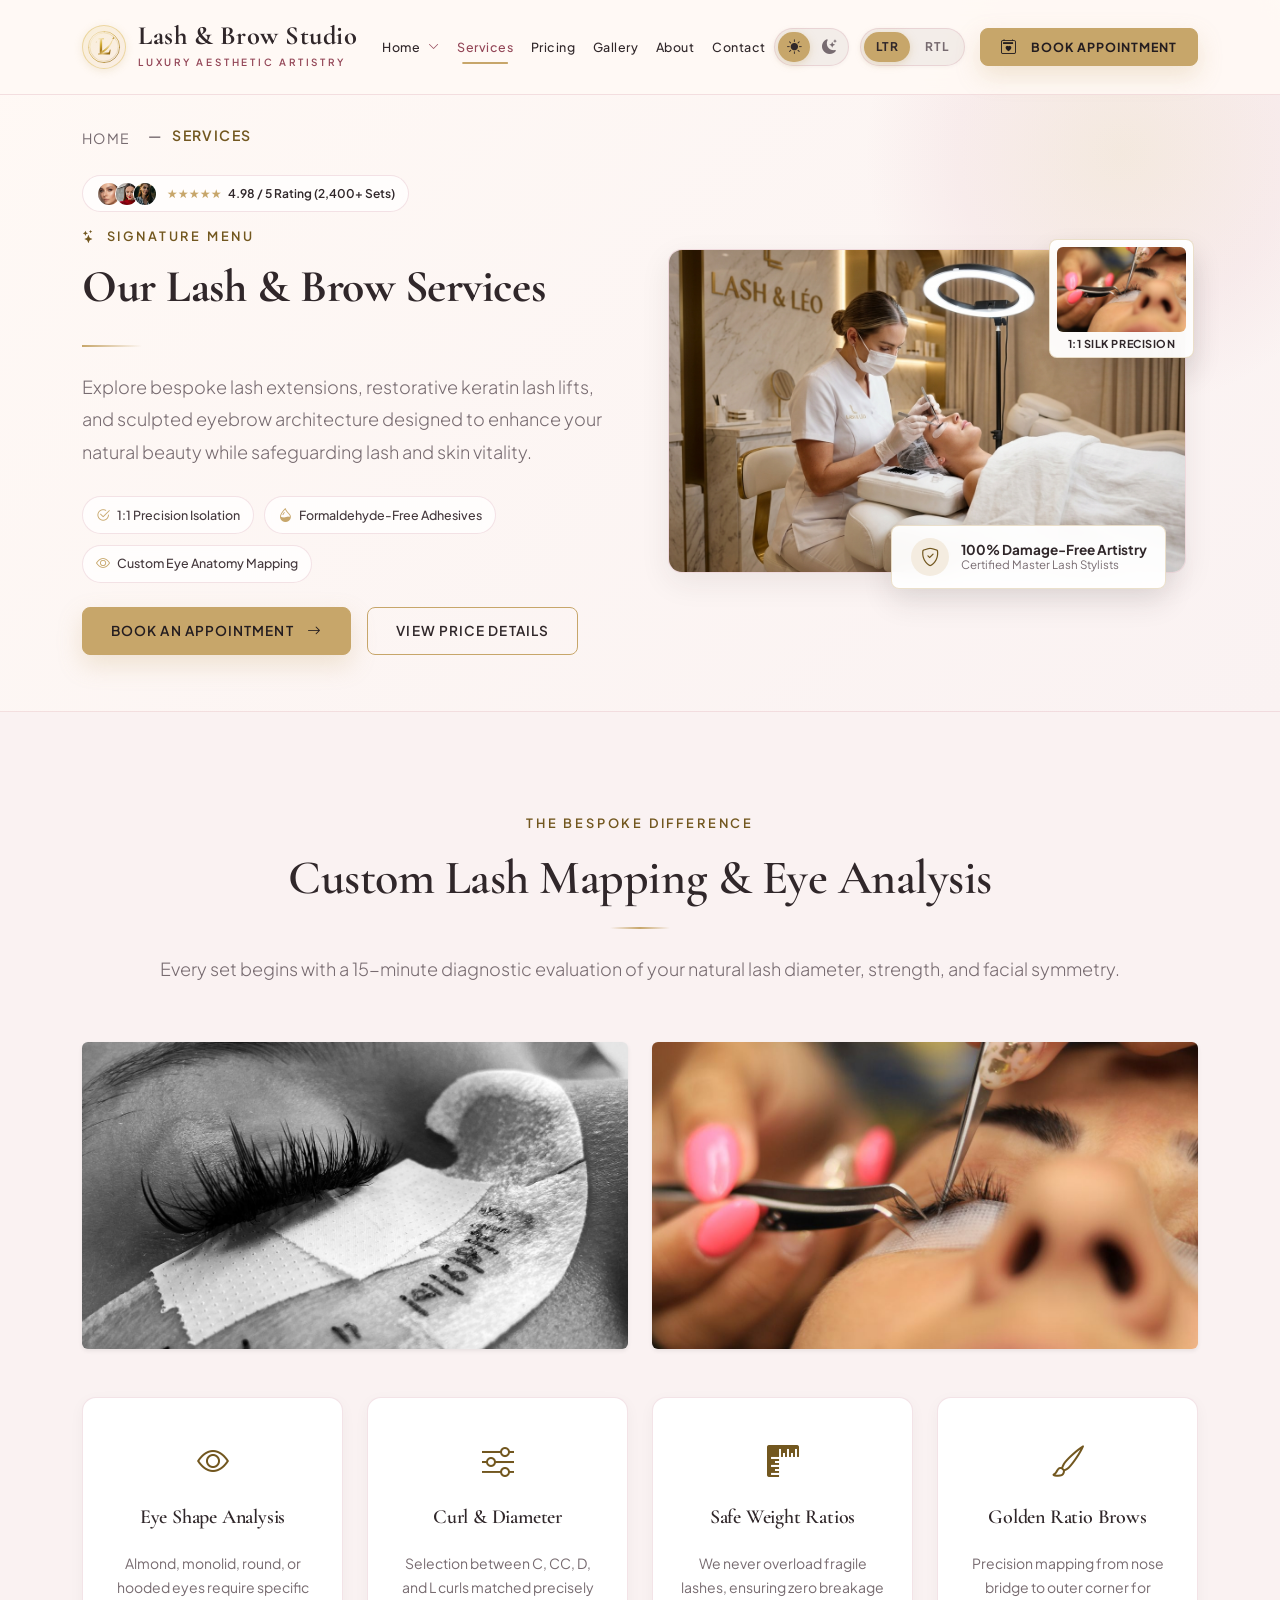
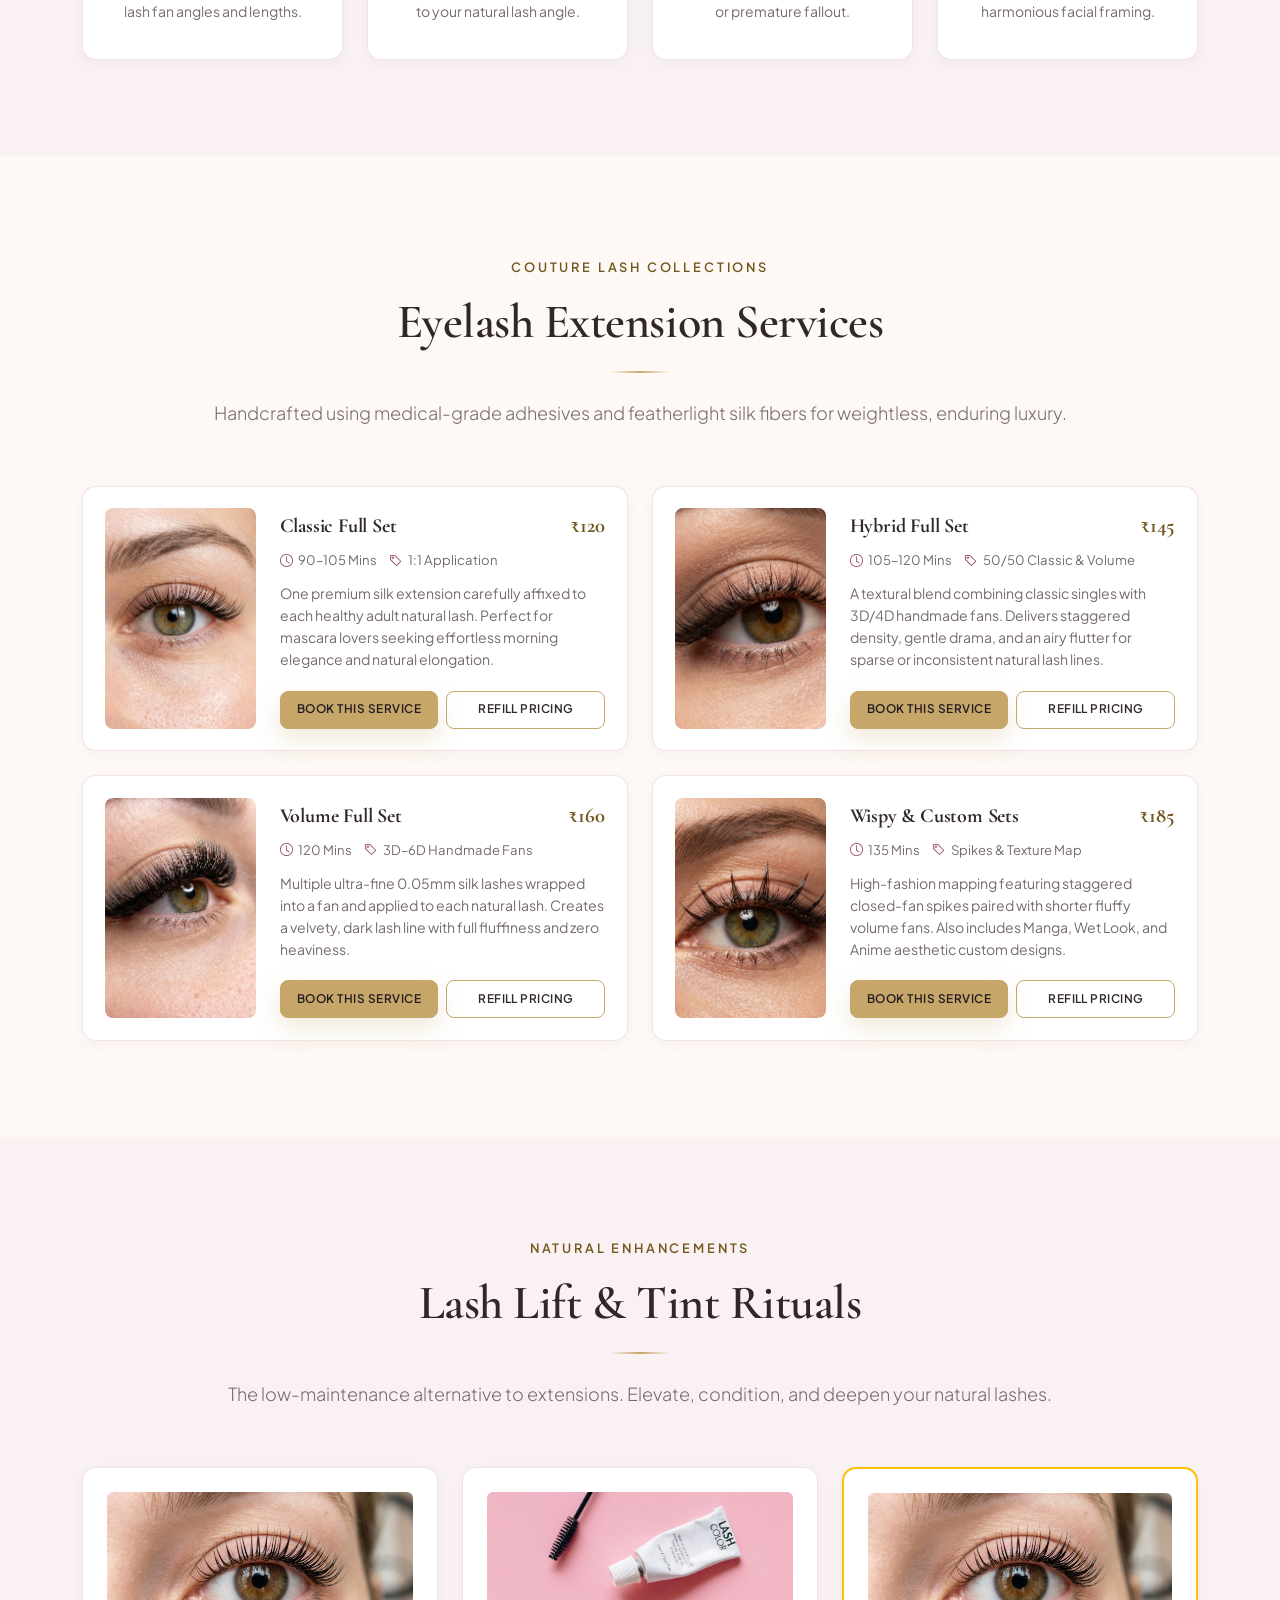
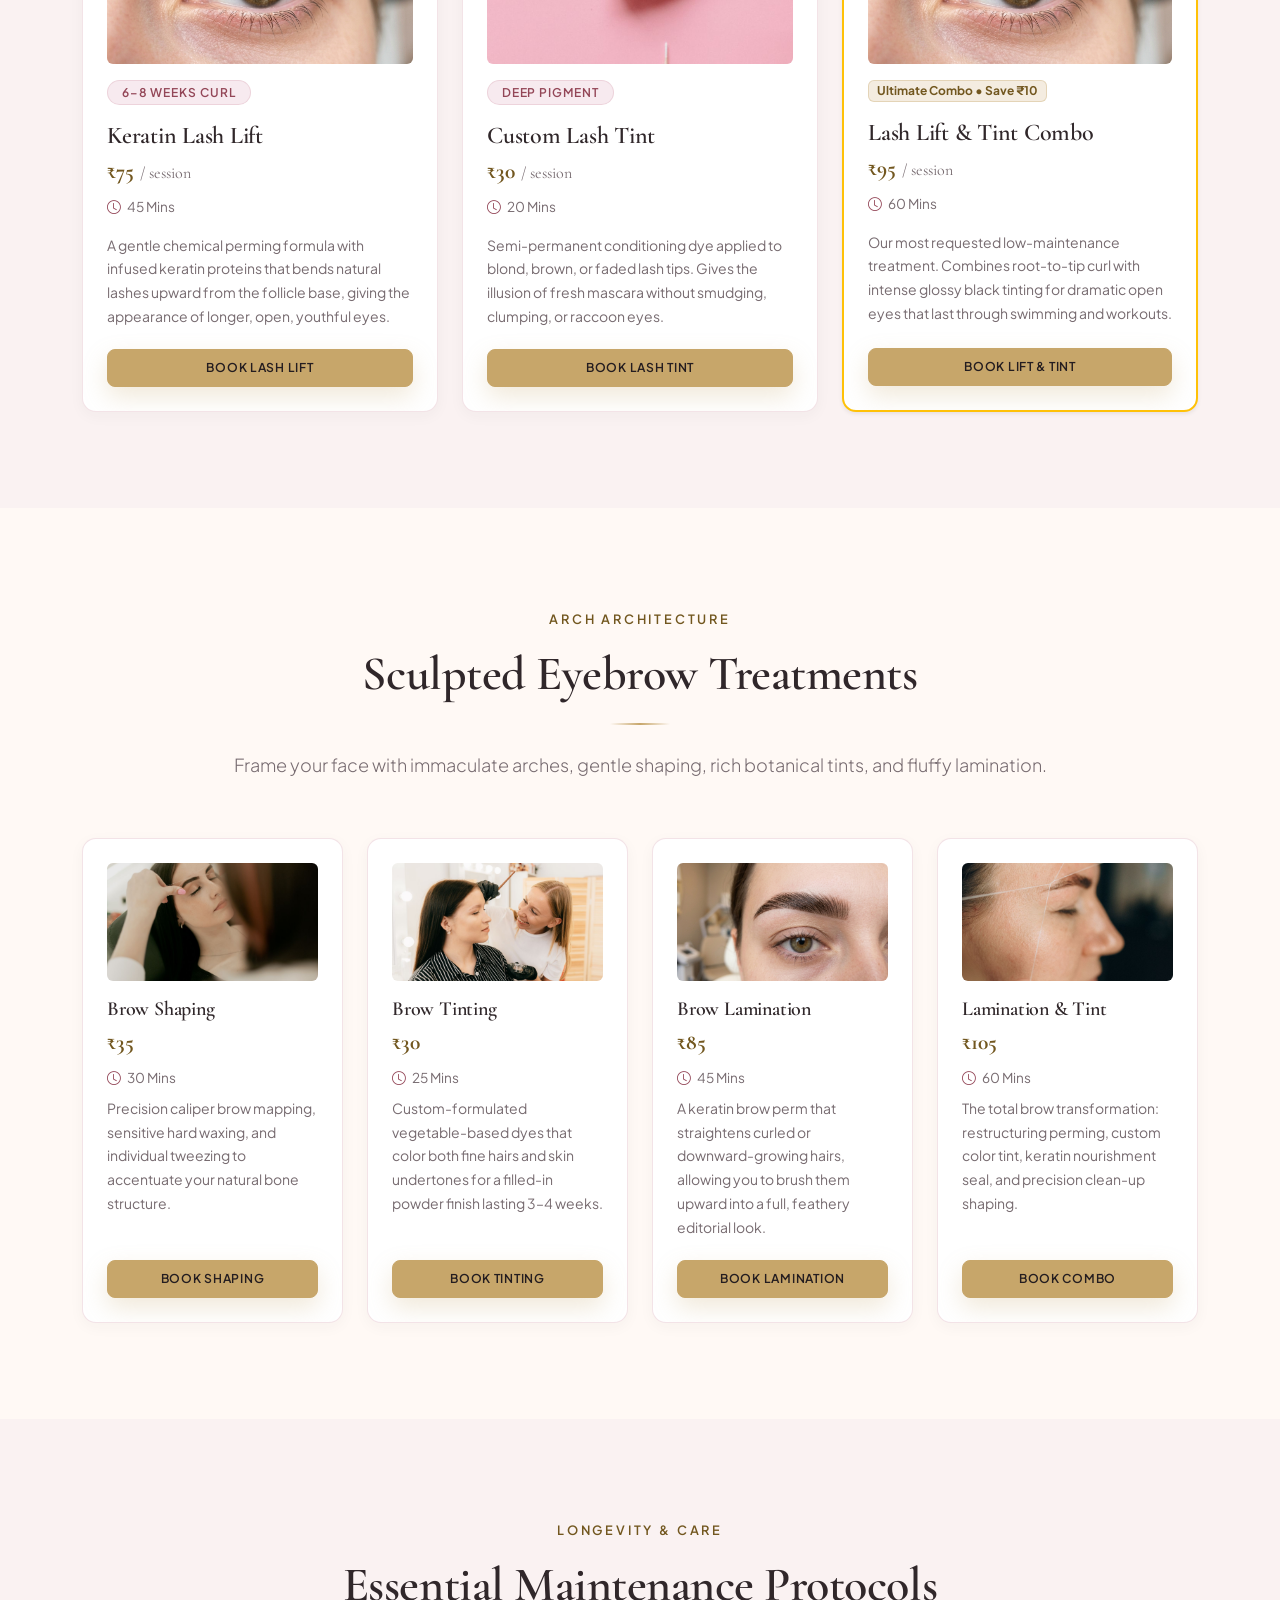
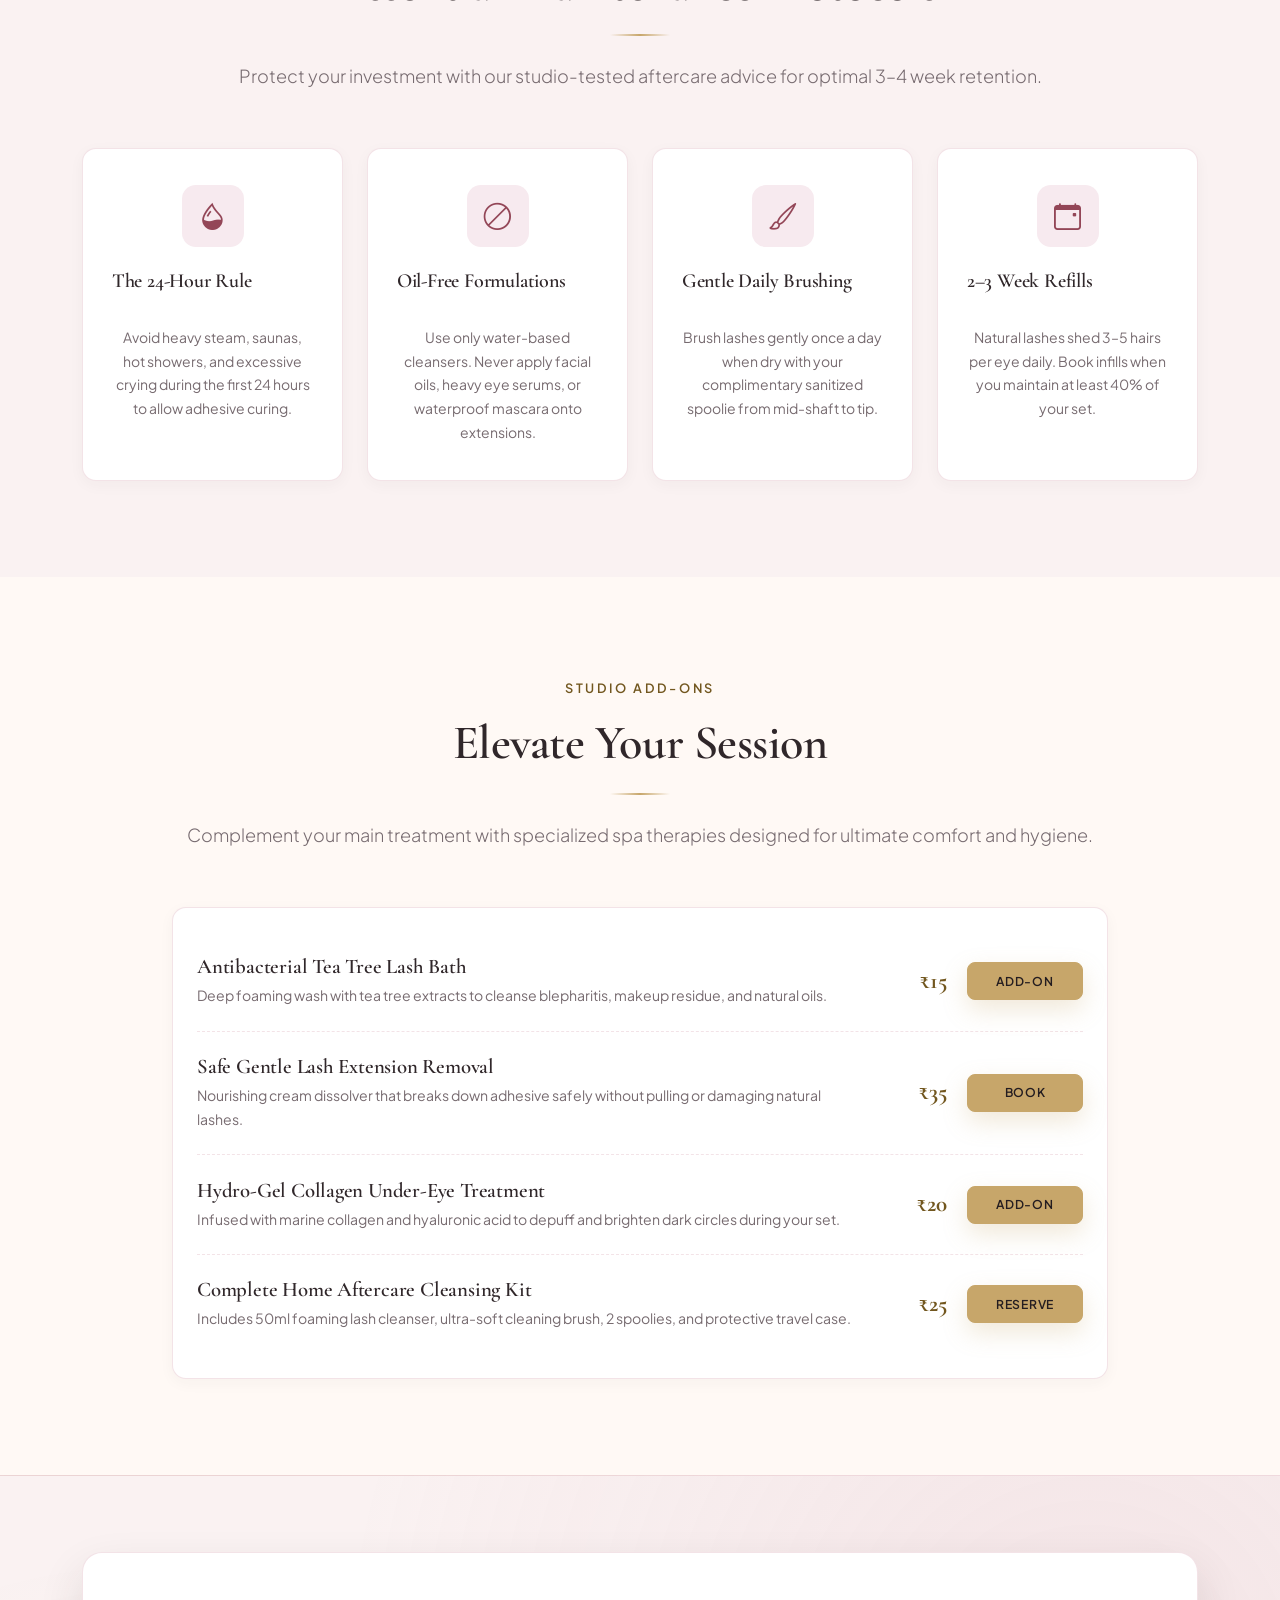
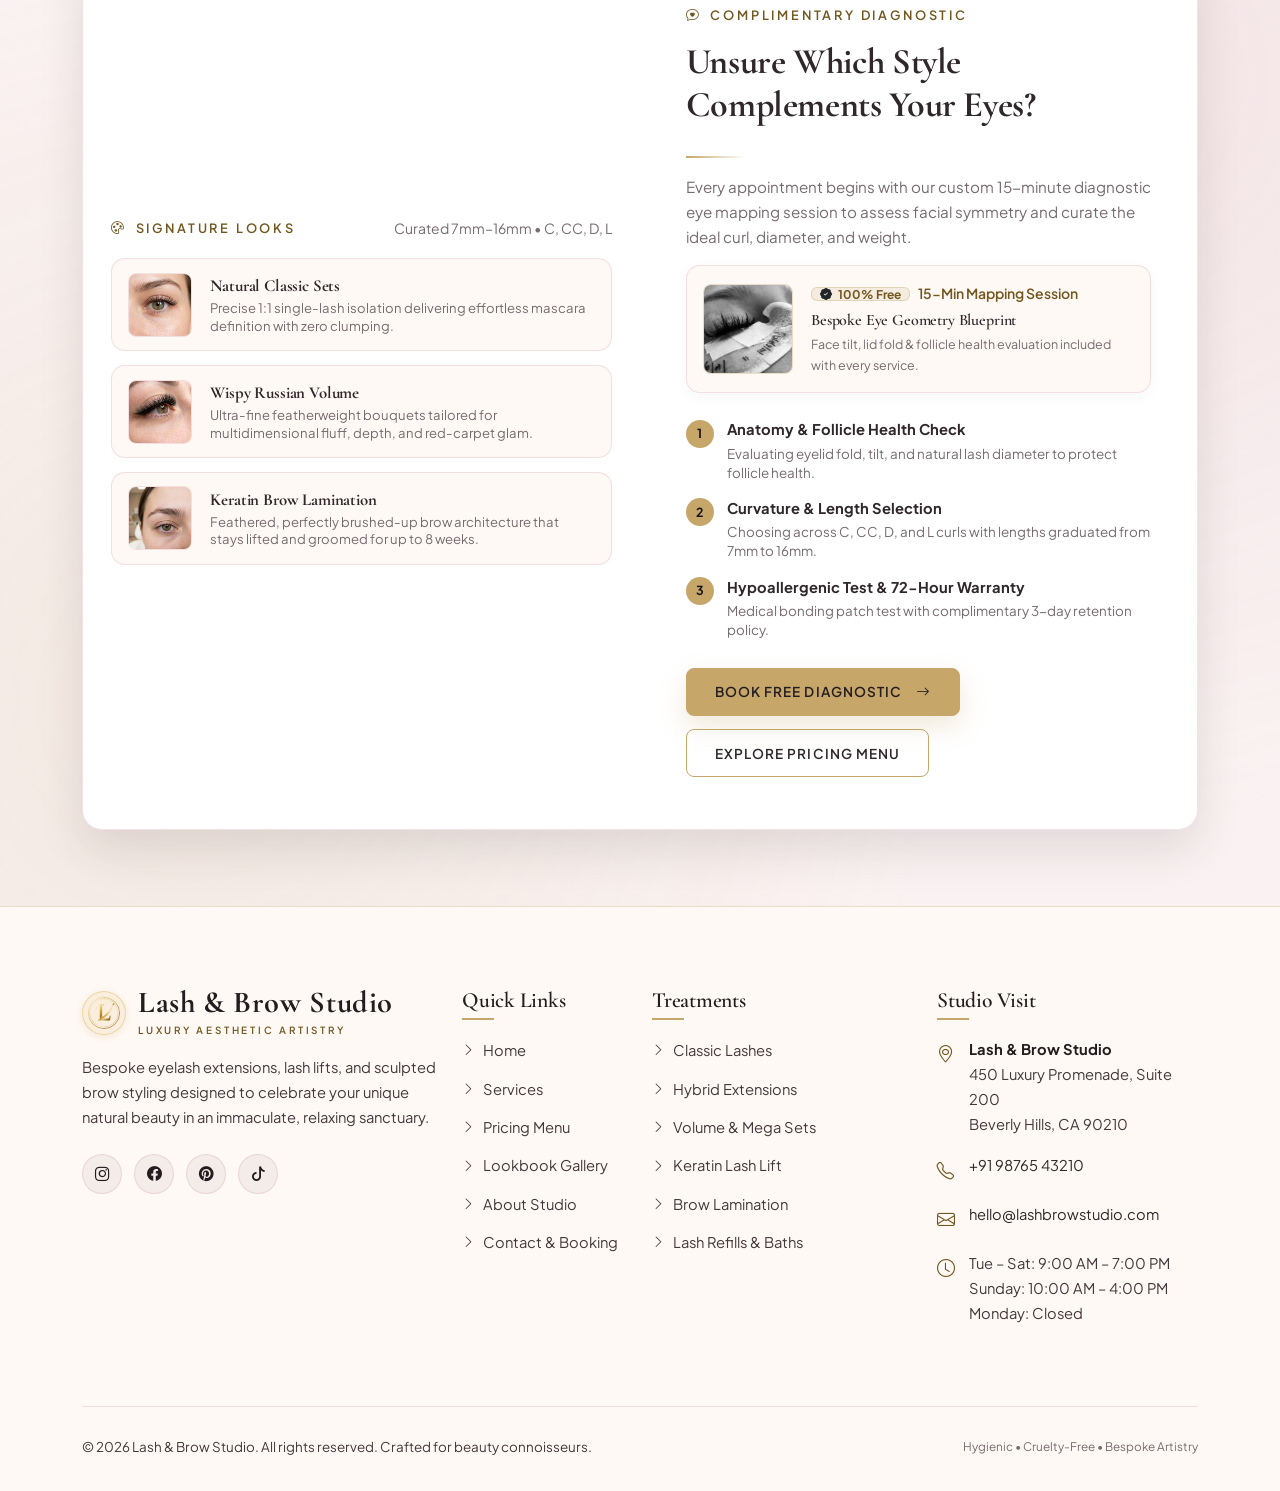
<file: services.html>
<!DOCTYPE html>
<html lang="en">
<head>
  <meta charset="UTF-8">
  <meta name="viewport" content="width=device-width, initial-scale=1.0">
  <meta name="description" content="Explore signature lash extensions, hybrid lashes, volume sets, keratin lash lifts, and brow lamination services at Lash & Brow Studio.">
  <title>Services Menu | Lash & Brow Studio — Bespoke Lashes & Brows</title>
  <link rel="icon" type="image/svg+xml" href="assets/images/logo/logo-l.svg">

  <!-- Google Fonts -->
  <link rel="preconnect" href="https://fonts.googleapis.com">
  <link rel="preconnect" href="https://fonts.gstatic.com" crossorigin>
  <link href="https://fonts.googleapis.com/css2?family=Cormorant+Garamond:ital,wght@0,400;0,500;0,600;0,700;1,400;1,600&family=Plus+Jakarta+Sans:wght@300;400;500;600;700&display=swap" rel="stylesheet">

  <!-- Bootstrap 5 CSS CDN -->
  <link href="https://cdn.jsdelivr.net/npm/bootstrap@5.3.3/dist/css/bootstrap.min.css" rel="stylesheet" integrity="sha384-QWTKZyjpPEjISv5WaRU9OFeRpok6YctnYmDr5pNlyT2bRjXh0JMhjY6hW+ALEwIH" crossorigin="anonymous">

  <!-- Bootstrap Icons CDN -->
  <link rel="stylesheet" href="https://cdn.jsdelivr.net/npm/bootstrap-icons@1.11.3/font/bootstrap-icons.min.css">

  <!-- Custom Stylesheets -->
  <link rel="stylesheet" href="css/style.css">
  <link rel="stylesheet" href="css/components.css">
  <link rel="stylesheet" href="css/responsive.css">

  <!-- Immediate Theme & Direction Initialization (Prevents Flash) -->
  <script>
    (function() {
      const savedTheme = localStorage.getItem('studio-theme') || 'light';
      document.documentElement.setAttribute('data-theme', savedTheme);
      const savedDir = localStorage.getItem('studio-direction') || 'ltr';
      document.documentElement.setAttribute('dir', savedDir);
      document.documentElement.dir = savedDir;
    })();
  </script>
</head>
<body>

  <!-- ========================================================================
       SHARED NAVIGATION BAR
       ======================================================================== -->
  <header>
    <nav class="navbar navbar-expand-xl navbar-luxury fixed-top" aria-label="Main Navigation">
      <div class="container navbar-container">
        <!-- Logo on Left -->
        <a class="navbar-brand navbar-brand-luxury" href="index.html" aria-label="Lash &amp; Brow Studio Home">
          <span class="brand-logo-wrap">
            <img src="assets/images/logo/logo-l.svg" alt="L" class="brand-logo-img" width="40" height="40">
          </span>
          <span class="brand-text-wrap">
            <span class="brand-main">Lash &amp; Brow Studio</span>
            <span class="brand-sub">Luxury Aesthetic Artistry</span>
          </span>
        </a>

        <!-- Hamburger Toggler Button (Mobile & Tablet) -->
        <button class="navbar-toggler" type="button" id="navbarLuxuryToggler" data-bs-toggle="collapse" data-bs-target="#navbarLuxuryCollapse" aria-controls="navbarLuxuryCollapse" aria-expanded="false" aria-label="Toggle navigation">
          <i class="bi bi-list fs-2"></i>
        </button>

        <!-- Navbar Collapse -->
        <div class="collapse navbar-collapse" id="navbarLuxuryCollapse">
          <!-- Center Navigation Links -->
          <ul class="navbar-nav navbar-nav-center mx-auto align-items-lg-center">
            <li class="nav-item dropdown">
              <a class="nav-link dropdown-toggle" href="#" id="homeDropdown" role="button" data-bs-toggle="dropdown" aria-expanded="false">
                Home <i class="bi bi-chevron-down nav-dropdown-icon"></i>
              </a>
              <ul class="dropdown-menu dropdown-menu-luxury" aria-labelledby="homeDropdown">
                <li><a class="dropdown-item" href="index.html">Home 1</a></li>
                <li><a class="dropdown-item" href="index2.html">Home 2</a></li>
              </ul>
            </li>
            <li class="nav-item">
              <a class="nav-link active" aria-current="page" href="services.html">Services</a>
            </li>
            <li class="nav-item">
              <a class="nav-link" href="pricing.html">Pricing</a>
            </li>
            <li class="nav-item">
              <a class="nav-link" href="gallery.html">Gallery</a>
            </li>
            <li class="nav-item">
              <a class="nav-link" href="about.html">About</a>
            </li>
            <li class="nav-item">
              <a class="nav-link" href="contact.html">Contact</a>
            </li>
          </ul>

          <!-- Right Controls: Theme Symbols, Direction Buttons & CTA -->
          <div class="navbar-actions d-flex flex-column flex-lg-row align-items-stretch align-items-lg-center gap-2">
            <div class="nav-controls-row">
              <!-- Theme Selection Symbol Buttons -->
              <div class="nav-control-group theme-toggle-group" role="group" aria-label="Theme Selection">
                <button type="button" class="btn-nav-symbol active" id="themeLightBtn" data-theme-val="light" aria-label="Light Mode" title="Light Mode" aria-pressed="true">
                  <i class="bi bi-sun-fill"></i>
                </button>
                <button type="button" class="btn-nav-symbol" id="themeDarkBtn" data-theme-val="dark" aria-label="Dark Mode" title="Dark Mode" aria-pressed="false">
                  <i class="bi bi-moon-stars-fill"></i>
                </button>
              </div>

              <!-- Direction Selection Text Buttons -->
              <div class="nav-control-group dir-toggle-group" role="group" aria-label="Layout Direction">
                <button type="button" class="btn-nav-dir active" id="dirLtrBtn" data-dir-val="ltr" aria-label="Left to Right Direction" aria-pressed="true">
                  LTR
                </button>
                <button type="button" class="btn-nav-dir" id="dirRtlBtn" data-dir-val="rtl" aria-label="Right to Left Direction" aria-pressed="false">
                  RTL
                </button>
              </div>
            </div>

            <!-- CTA Button -->
            <div class="navbar-nav-cta">
              <a href="contact.html#bookingCard" class="btn-luxury btn-luxury-primary btn-luxury-sm text-nowrap">
                <i class="bi bi-calendar2-heart me-1"></i> Book Appointment
              </a>
            </div>
          </div>
        </div>
      </div>
    </nav>
  </header>

  <main id="mainContent">

    <!-- ========================================================================
         SECTION 1: SERVICES PAGE HERO (UNIFIED LUXURY HERO)
         ======================================================================== -->
    <section class="subpage-hero-luxury" aria-labelledby="servicesHeroHeading">
      <div class="container subpage-hero-container">
        <!-- Breadcrumbs -->
        <nav aria-label="breadcrumb" class="breadcrumb-luxury">
          <ol class="breadcrumb">
            <li class="breadcrumb-item"><a href="index.html">Home</a></li>
            <li class="breadcrumb-item active" aria-current="page">Services</li>
          </ol>
        </nav>

        <div class="row align-items-center g-4 g-lg-5">
          <div class="col-lg-6 subpage-hero-content">
            <!-- Social Proof Rating Cluster -->
            <div class="subpage-hero-proof">
              <div class="proof-avatar-group">
                <img src="assets/images/testimonials/client-1.jpg" alt="Client" class="proof-avatar" width="24" height="24">
                <img src="assets/images/testimonials/client-2.jpg" alt="Client" class="proof-avatar" width="24" height="24">
                <img src="assets/images/testimonials/client-3.jpg" alt="Client" class="proof-avatar" width="24" height="24">
              </div>
              <div class="proof-text">
                <span class="proof-stars">&#9733;&#9733;&#9733;&#9733;&#9733;</span>
                <span>4.98 / 5 Rating (2,400+ Sets)</span>
              </div>
            </div>

            <span class="eyebrow"><i class="bi bi-stars me-1 text-gold"></i> SIGNATURE MENU</span>
            <h1 id="servicesHeroHeading" class="subpage-hero-title">Our Lash &amp; Brow Services</h1>
            <div class="divider-gold"></div>
            <p class="lead-luxury mb-2">
              Explore bespoke lash extensions, restorative keratin lash lifts, and sculpted eyebrow architecture designed to enhance your natural beauty while safeguarding lash and skin vitality.
            </p>

            <!-- Trust Pills -->
            <div class="subpage-hero-pills">
              <span class="subpage-hero-pill"><i class="bi bi-check2-circle"></i> 1:1 Precision Isolation</span>
              <span class="subpage-hero-pill"><i class="bi bi-droplet-half"></i> Formaldehyde-Free Adhesives</span>
              <span class="subpage-hero-pill"><i class="bi bi-eye"></i> Custom Eye Anatomy Mapping</span>
            </div>

            <div class="d-flex flex-wrap gap-3">
              <a href="contact.html#bookingCard" class="btn-luxury btn-luxury-primary">
                Book An Appointment <i class="bi bi-arrow-right ms-1"></i>
              </a>
              <a href="pricing.html" class="btn-luxury btn-luxury-secondary">
                View Price Details
              </a>
            </div>
          </div>

          <div class="col-lg-6">
            <div class="subpage-hero-visual-wrap">
              <div class="subpage-hero-visual">
                <!-- Decorative Gold Accent Frame -->
                <div class="subpage-hero-frame"></div>

                <!-- Secondary Floating Inset Feature Card -->
                <div class="subpage-hero-inset-card">
                  <div class="subpage-hero-inset-img">
                    <img src="assets/images/lash-styles/master-classic.jpg" alt="Precision silk lash isolation" loading="eager" width="150" height="90">
                  </div>
                  <div class="subpage-hero-inset-caption">1:1 Silk Precision</div>
                </div>

                <!-- Main Hero Image Card -->
                <div class="subpage-hero-image-card">
                  <img src="assets/images/hero/hero-treatment.jpg" alt="Artisan lash stylist performing detailed eyelash extension application" class="img-fluid" width="1200" height="900" loading="eager">
                </div>

                <!-- Floating Credential Badge -->
                <div class="subpage-hero-badge">
                  <div class="subpage-hero-badge-icon">
                    <i class="bi bi-shield-check"></i>
                  </div>
                  <div>
                    <div class="subpage-hero-badge-title">100% Damage-Free Artistry</div>
                    <div class="subpage-hero-badge-subtitle">Certified Master Lash Stylists</div>
                  </div>
                </div>
              </div>
            </div>
          </div>
        </div>
      </div>
    </section>

    <!-- ========================================================================
         SECTION 2: CONSULTATION & CUSTOM MAPPING METHODOLOGY
         ======================================================================== -->
    <section class="section-padding bg-blush" aria-labelledby="consultationHeading">
      <div class="container">
        <div class="section-header text-center max-w-700 mx-auto">
          <span class="eyebrow">THE BESPOKE DIFFERENCE</span>
          <h2 id="consultationHeading">Custom Lash Mapping &amp; Eye Analysis</h2>
          <div class="divider-gold"></div>
          <p class="lead-luxury">
            Every set begins with a 15-minute diagnostic evaluation of your natural lash diameter, strength, and facial symmetry.
          </p>
        </div>

        <div class="row g-4 align-items-center mb-5">
          <div class="col-md-6">
            <div class="ratio ratio-16x9 rounded overflow-hidden shadow-sm">
              <img src="assets/images/services/lash-mapping-process.jpg" alt="Clinical eye shape analysis and custom lash mapping procedure" class="img-fluid w-100 h-100 object-fit-cover" loading="lazy" width="600" height="338">
            </div>
          </div>
          <div class="col-md-6">
            <div class="ratio ratio-16x9 rounded overflow-hidden shadow-sm">
              <img src="assets/images/services/lash-isolation-action.jpg" alt="Microscopic precision isolation and silk lash extension application" class="img-fluid w-100 h-100 object-fit-cover" loading="lazy" width="600" height="338">
            </div>
          </div>
        </div>

        <div class="row g-4">
          <div class="col-md-3 col-6">
            <div class="step-card bg-white">
              <div class="text-gold fs-2 mb-2"><i class="bi bi-eye"></i></div>
              <h3 class="h5 font-serif">Eye Shape Analysis</h3>
              <p class="text-muted-custom small mb-0">Almond, monolid, round, or hooded eyes require specific lash fan angles and lengths.</p>
            </div>
          </div>
          <div class="col-md-3 col-6">
            <div class="step-card bg-white">
              <div class="text-gold fs-2 mb-2"><i class="bi bi-sliders"></i></div>
              <h3 class="h5 font-serif">Curl &amp; Diameter</h3>
              <p class="text-muted-custom small mb-0">Selection between C, CC, D, and L curls matched precisely to your natural lash angle.</p>
            </div>
          </div>
          <div class="col-md-3 col-6">
            <div class="step-card bg-white">
              <div class="text-gold fs-2 mb-2"><i class="bi bi-rulers"></i></div>
              <h3 class="h5 font-serif">Safe Weight Ratios</h3>
              <p class="text-muted-custom small mb-0">We never overload fragile lashes, ensuring zero breakage or premature fallout.</p>
            </div>
          </div>
          <div class="col-md-3 col-6">
            <div class="step-card bg-white">
              <div class="text-gold fs-2 mb-2"><i class="bi bi-brush"></i></div>
              <h3 class="h5 font-serif">Golden Ratio Brows</h3>
              <p class="text-muted-custom small mb-0">Precision mapping from nose bridge to outer corner for harmonious facial framing.</p>
            </div>
          </div>
        </div>
      </div>
    </section>

    <!-- ========================================================================
         SECTION 3: EYELASH EXTENSION SERVICES (DETAILED)
         ======================================================================== -->
    <section class="section-padding bg-ivory" aria-labelledby="lashExtensionsHeading">
      <div class="container">
        <div class="section-header text-center">
          <span class="eyebrow">COUTURE LASH COLLECTIONS</span>
          <h2 id="lashExtensionsHeading">Eyelash Extension Services</h2>
          <div class="divider-gold"></div>
          <p class="lead-luxury">
            Handcrafted using medical-grade adhesives and featherlight silk fibers for weightless, enduring luxury.
          </p>
        </div>

        <div class="row g-4">
          <!-- 1. Classic Lash Extensions -->
          <div class="col-lg-6" id="classicLashes">
            <div class="lash-service-card">
              <div class="row g-3 g-md-4 align-items-stretch">
                <div class="col-md-4 col-sm-5 lash-service-img-col">
                  <div class="lash-service-img-wrap">
                    <img src="assets/images/services/classic-lashes.jpg" alt="Classic lash extension set" class="img-fluid" loading="lazy">
                  </div>
                </div>
                <div class="col-md-8 col-sm-7 d-flex flex-column">
                  <div class="lash-service-content">
                    <div>
                      <div class="lash-service-header">
                        <h3 class="lash-service-title">Classic Full Set</h3>
                        <span class="lash-service-price">₹120</span>
                      </div>
                      <div class="lash-service-meta">
                        <span><i class="bi bi-clock"></i> 90–105 Mins</span>
                        <span><i class="bi bi-tag"></i> 1:1 Application</span>
                      </div>
                      <p class="lash-service-desc">
                        One premium silk extension carefully affixed to each healthy adult natural lash. Perfect for mascara lovers seeking effortless morning elegance and natural elongation.
                      </p>
                    </div>
                    <div class="lash-service-actions">
                      <a href="contact.html?service=Classic%20Lash%20Extensions" class="btn-luxury btn-luxury-primary btn-luxury-sm">
                        Book This Service
                      </a>
                      <a href="pricing.html#classicPricing" class="btn-luxury btn-luxury-secondary btn-luxury-sm">
                        Refill Pricing
                      </a>
                    </div>
                  </div>
                </div>
              </div>
            </div>
          </div>

          <!-- 2. Hybrid Lash Extensions -->
          <div class="col-lg-6" id="hybridLashes">
            <div class="lash-service-card">
              <div class="row g-3 g-md-4 align-items-stretch">
                <div class="col-md-4 col-sm-5 lash-service-img-col">
                  <div class="lash-service-img-wrap">
                    <img src="assets/images/services/hybrid-lashes.jpg" alt="Hybrid textured lash extension set" class="img-fluid" loading="lazy">
                  </div>
                </div>
                <div class="col-md-8 col-sm-7 d-flex flex-column">
                  <div class="lash-service-content">
                    <div>
                      <div class="lash-service-header">
                        <h3 class="lash-service-title">Hybrid Full Set</h3>
                        <span class="lash-service-price">₹145</span>
                      </div>
                      <div class="lash-service-meta">
                        <span><i class="bi bi-clock"></i> 105–120 Mins</span>
                        <span><i class="bi bi-tag"></i> 50/50 Classic &amp; Volume</span>
                      </div>
                      <p class="lash-service-desc">
                        A textural blend combining classic singles with 3D/4D handmade fans. Delivers staggered density, gentle drama, and an airy flutter for sparse or inconsistent natural lash lines.
                      </p>
                    </div>
                    <div class="lash-service-actions">
                      <a href="contact.html?service=Hybrid%20Lash%20Extensions" class="btn-luxury btn-luxury-primary btn-luxury-sm">
                        Book This Service
                      </a>
                      <a href="pricing.html#hybridPricing" class="btn-luxury btn-luxury-secondary btn-luxury-sm">
                        Refill Pricing
                      </a>
                    </div>
                  </div>
                </div>
              </div>
            </div>
          </div>

          <!-- 3. Volume Lash Extensions -->
          <div class="col-lg-6" id="volumeLashes">
            <div class="lash-service-card">
              <div class="row g-3 g-md-4 align-items-stretch">
                <div class="col-md-4 col-sm-5 lash-service-img-col">
                  <div class="lash-service-img-wrap">
                    <img src="assets/images/services/volume-lashes.jpg" alt="Handcrafted Russian volume lash set" class="img-fluid" loading="lazy">
                  </div>
                </div>
                <div class="col-md-8 col-sm-7 d-flex flex-column">
                  <div class="lash-service-content">
                    <div>
                      <div class="lash-service-header">
                        <h3 class="lash-service-title">Volume Full Set</h3>
                        <span class="lash-service-price">₹160</span>
                      </div>
                      <div class="lash-service-meta">
                        <span><i class="bi bi-clock"></i> 120 Mins</span>
                        <span><i class="bi bi-tag"></i> 3D–6D Handmade Fans</span>
                      </div>
                      <p class="lash-service-desc">
                        Multiple ultra-fine 0.05mm silk lashes wrapped into a fan and applied to each natural lash. Creates a velvety, dark lash line with full fluffiness and zero heaviness.
                      </p>
                    </div>
                    <div class="lash-service-actions">
                      <a href="contact.html?service=Volume%20Lash%20Extensions" class="btn-luxury btn-luxury-primary btn-luxury-sm">
                        Book This Service
                      </a>
                      <a href="pricing.html#volumePricing" class="btn-luxury btn-luxury-secondary btn-luxury-sm">
                        Refill Pricing
                      </a>
                    </div>
                  </div>
                </div>
              </div>
            </div>
          </div>

          <!-- 4. Wispy & Custom Lash Sets -->
          <div class="col-lg-6" id="wispyLashes">
            <div class="lash-service-card">
              <div class="row g-3 g-md-4 align-items-stretch">
                <div class="col-md-4 col-sm-5 lash-service-img-col">
                  <div class="lash-service-img-wrap">
                    <img src="assets/images/services/wispy-lashes.jpg" alt="Wispy Kim K style custom lash mapping" class="img-fluid" loading="lazy">
                  </div>
                </div>
                <div class="col-md-8 col-sm-7 d-flex flex-column">
                  <div class="lash-service-content">
                    <div>
                      <div class="lash-service-header">
                        <h3 class="lash-service-title">Wispy &amp; Custom Sets</h3>
                        <span class="lash-service-price">₹185</span>
                      </div>
                      <div class="lash-service-meta">
                        <span><i class="bi bi-clock"></i> 135 Mins</span>
                        <span><i class="bi bi-tag"></i> Spikes &amp; Texture Map</span>
                      </div>
                      <p class="lash-service-desc">
                        High-fashion mapping featuring staggered closed-fan spikes paired with shorter fluffy volume fans. Also includes Manga, Wet Look, and Anime aesthetic custom designs.
                      </p>
                    </div>
                    <div class="lash-service-actions">
                      <a href="contact.html?service=Wispy%20Lash%20Extensions" class="btn-luxury btn-luxury-primary btn-luxury-sm">
                        Book This Service
                      </a>
                      <a href="pricing.html#wispyPricing" class="btn-luxury btn-luxury-secondary btn-luxury-sm">
                        Refill Pricing
                      </a>
                    </div>
                  </div>
                </div>
              </div>
            </div>
          </div>
        </div>
      </div>
    </section>

    <!-- ========================================================================
         SECTION 4: LASH LIFT & TINT TREATMENTS
         ======================================================================== -->
    <section class="section-padding bg-blush" id="lashLift" aria-labelledby="liftTintHeading">
      <div class="container">
        <div class="section-header text-center">
          <span class="eyebrow">NATURAL ENHANCEMENTS</span>
          <h2 id="liftTintHeading">Lash Lift &amp; Tint Rituals</h2>
          <div class="divider-gold"></div>
          <p class="lead-luxury">
            The low-maintenance alternative to extensions. Elevate, condition, and deepen your natural lashes.
          </p>
        </div>

        <div class="row g-4">
          <!-- 1. Keratin Lash Lift -->
          <div class="col-lg-4 col-md-6">
            <div class="card-luxury p-4 h-100">
              <div class="ratio ratio-16x9 rounded overflow-hidden mb-3">
                <img src="assets/images/services/lash-lift.jpg" alt="Keratin Lash Lift Natural Lashes Curled Upward" class="img-fluid w-100 h-100 object-fit-cover" loading="lazy" width="400" height="225">
              </div>
              <span class="badge badge-luxury align-self-start mb-3">6–8 Weeks Curl</span>
              <h3 class="h4 font-serif">Keratin Lash Lift</h3>
              <div class="service-card-price mb-2">₹75 <small class="text-muted-custom fs-6 fw-normal">/ session</small></div>
              <div class="service-card-meta mb-3">
                <span><i class="bi bi-clock me-1"></i> 45 Mins</span>
              </div>
              <p class="text-muted-custom small flex-grow-1">
                A gentle chemical perming formula with infused keratin proteins that bends natural lashes upward from the follicle base, giving the appearance of longer, open, youthful eyes.
              </p>
              <a href="contact.html?service=Lash%20Lift" class="btn-luxury btn-luxury-primary btn-luxury-sm w-100">Book Lash Lift</a>
            </div>
          </div>

          <!-- 2. Lash Tint -->
          <div class="col-lg-4 col-md-6">
            <div class="card-luxury p-4 h-100">
              <div class="ratio ratio-16x9 rounded overflow-hidden mb-3">
                <img src="assets/images/services/lash-tint.jpg" alt="Custom Glossy Midnight Black Lash Tinting Formulation" class="img-fluid w-100 h-100 object-fit-cover" loading="lazy" width="400" height="225">
              </div>
              <span class="badge badge-luxury align-self-start mb-3">Deep Pigment</span>
              <h3 class="h4 font-serif">Custom Lash Tint</h3>
              <div class="service-card-price mb-2">₹30 <small class="text-muted-custom fs-6 fw-normal">/ session</small></div>
              <div class="service-card-meta mb-3">
                <span><i class="bi bi-clock me-1"></i> 20 Mins</span>
              </div>
              <p class="text-muted-custom small flex-grow-1">
                Semi-permanent conditioning dye applied to blond, brown, or faded lash tips. Gives the illusion of fresh mascara without smudging, clumping, or raccoon eyes.
              </p>
              <a href="contact.html?service=Lash%20Tint" class="btn-luxury btn-luxury-primary btn-luxury-sm w-100">Book Lash Tint</a>
            </div>
          </div>

          <!-- 3. Lash Lift & Tint Combo -->
          <div class="col-lg-4 col-md-6 mx-auto">
            <div class="card-luxury p-4 h-100 border-2 border-warning shadow-sm">
              <div class="ratio ratio-16x9 rounded overflow-hidden mb-3">
                <img src="assets/images/before-after/lash-after-1.jpg" alt="Lash Lift and Midnight Tint Combination Result" class="img-fluid w-100 h-100 object-fit-cover" loading="lazy" width="400" height="225">
              </div>
              <span class="badge badge-gold align-self-start mb-3">Ultimate Combo &bull; Save ₹10</span>
              <h3 class="h4 font-serif">Lash Lift &amp; Tint Combo</h3>
              <div class="service-card-price mb-2">₹95 <small class="text-muted-custom fs-6 fw-normal">/ session</small></div>
              <div class="service-card-meta mb-3">
                <span><i class="bi bi-clock me-1"></i> 60 Mins</span>
              </div>
              <p class="text-muted-custom small flex-grow-1">
                Our most requested low-maintenance treatment. Combines root-to-tip curl with intense glossy black tinting for dramatic open eyes that last through swimming and workouts.
              </p>
              <a href="contact.html?service=Lash%20Lift%20%26%20Tint" class="btn-luxury btn-luxury-primary btn-luxury-sm w-100">Book Lift &amp; Tint</a>
            </div>
          </div>
        </div>
      </div>
    </section>

    <!-- ========================================================================
         SECTION 5: PROFESSIONAL BROW TREATMENTS
         ======================================================================== -->
    <section class="section-padding bg-ivory" id="browTreatments" aria-labelledby="browHeading">
      <div class="container">
        <div class="section-header text-center">
          <span class="eyebrow">ARCH ARCHITECTURE</span>
          <h2 id="browHeading">Sculpted Eyebrow Treatments</h2>
          <div class="divider-gold"></div>
          <p class="lead-luxury">
            Frame your face with immaculate arches, gentle shaping, rich botanical tints, and fluffy lamination.
          </p>
        </div>

        <div class="row g-4">
          <!-- Brow 1 -->
          <div class="col-lg-3 col-md-6">
            <div class="card-luxury p-4 h-100">
              <div class="ratio ratio-16x9 rounded overflow-hidden mb-3">
                <img src="assets/images/services/brow-shaping-service.jpg" alt="Precision Caliper and Mapping String Eyebrow Shaping" class="img-fluid w-100 h-100 object-fit-cover" loading="lazy" width="300" height="169">
              </div>
              <h3 class="h5 font-serif">Brow Shaping</h3>
              <div class="service-card-price mb-2">₹35</div>
              <div class="service-card-meta mb-2">
                <span><i class="bi bi-clock me-1"></i> 30 Mins</span>
              </div>
              <p class="text-muted-custom small flex-grow-1">
                Precision caliper brow mapping, sensitive hard waxing, and individual tweezing to accentuate your natural bone structure.
              </p>
              <a href="contact.html?service=Brow%20Shaping" class="btn-luxury btn-luxury-primary btn-luxury-sm w-100">Book Shaping</a>
            </div>
          </div>

          <!-- Brow 2 -->
          <div class="col-lg-3 col-md-6">
            <div class="card-luxury p-4 h-100">
              <div class="ratio ratio-16x9 rounded overflow-hidden mb-3">
                <img src="assets/images/services/brow-tinting-service.jpg" alt="Custom Botanical Eyebrow Tinting Application" class="img-fluid w-100 h-100 object-fit-cover" loading="lazy" width="300" height="169">
              </div>
              <h3 class="h5 font-serif">Brow Tinting</h3>
              <div class="service-card-price mb-2">₹30</div>
              <div class="service-card-meta mb-2">
                <span><i class="bi bi-clock me-1"></i> 25 Mins</span>
              </div>
              <p class="text-muted-custom small flex-grow-1">
                Custom-formulated vegetable-based dyes that color both fine hairs and skin undertones for a filled-in powder finish lasting 3–4 weeks.
              </p>
              <a href="contact.html?service=Brow%20Tinting" class="btn-luxury btn-luxury-primary btn-luxury-sm w-100">Book Tinting</a>
            </div>
          </div>

          <!-- Brow 3 -->
          <div class="col-lg-3 col-md-6">
            <div class="card-luxury p-4 h-100">
              <div class="ratio ratio-16x9 rounded overflow-hidden mb-3">
                <img src="assets/images/services/brow-lamination.jpg" alt="Keratin Brow Lamination Feathery Fluffy Arches" class="img-fluid w-100 h-100 object-fit-cover" loading="lazy" width="300" height="169">
              </div>
              <h3 class="h5 font-serif">Brow Lamination</h3>
              <div class="service-card-price mb-2">₹85</div>
              <div class="service-card-meta mb-2">
                <span><i class="bi bi-clock me-1"></i> 45 Mins</span>
              </div>
              <p class="text-muted-custom small flex-grow-1">
                A keratin brow perm that straightens curled or downward-growing hairs, allowing you to brush them upward into a full, feathery editorial look.
              </p>
              <a href="contact.html?service=Brow%20Lamination" class="btn-luxury btn-luxury-primary btn-luxury-sm w-100">Book Lamination</a>
            </div>
          </div>

          <!-- Brow 4 -->
          <div class="col-lg-3 col-md-6">
            <div class="card-luxury p-4 h-100">
              <div class="ratio ratio-16x9 rounded overflow-hidden mb-3">
                <img src="assets/images/services/brow-shaping-profile.jpg" alt="Sculpted Brow Lamination and Tint Full Transformation" class="img-fluid w-100 h-100 object-fit-cover" loading="lazy" width="300" height="169">
              </div>
              <h3 class="h5 font-serif">Lamination &amp; Tint</h3>
              <div class="service-card-price mb-2">₹105</div>
              <div class="service-card-meta mb-2">
                <span><i class="bi bi-clock me-1"></i> 60 Mins</span>
              </div>
              <p class="text-muted-custom small flex-grow-1">
                The total brow transformation: restructuring perming, custom color tint, keratin nourishment seal, and precision clean-up shaping.
              </p>
              <a href="contact.html?service=Brow%20Lamination%20%26%20Tint" class="btn-luxury btn-luxury-primary btn-luxury-sm w-100">Book Combo</a>
            </div>
          </div>
        </div>
      </div>
    </section>

    <!-- ========================================================================
         SECTION 6: LASH & BROW AFTERCARE PROTOCOL
         ======================================================================== -->
    <section class="section-padding bg-blush" aria-labelledby="aftercareHeading">
      <div class="container">
        <div class="section-header text-center">
          <span class="eyebrow">LONGEVITY &amp; CARE</span>
          <h2 id="aftercareHeading">Essential Maintenance Protocols</h2>
          <div class="divider-gold"></div>
          <p class="lead-luxury">
            Protect your investment with our studio-tested aftercare advice for optimal 3–4 week retention.
          </p>
        </div>

        <div class="row g-4">
          <div class="col-lg-3 col-sm-6">
            <div class="feature-box text-center">
              <div class="feature-icon-wrap mx-auto">
                <i class="bi bi-droplet-half"></i>
              </div>
              <h3 class="h5 font-serif">The 24-Hour Rule</h3>
              <p class="text-muted-custom small mb-0">Avoid heavy steam, saunas, hot showers, and excessive crying during the first 24 hours to allow adhesive curing.</p>
            </div>
          </div>

          <div class="col-lg-3 col-sm-6">
            <div class="feature-box text-center">
              <div class="feature-icon-wrap mx-auto">
                <i class="bi bi-ban"></i>
              </div>
              <h3 class="h5 font-serif">Oil-Free Formulations</h3>
              <p class="text-muted-custom small mb-0">Use only water-based cleansers. Never apply facial oils, heavy eye serums, or waterproof mascara onto extensions.</p>
            </div>
          </div>

          <div class="col-lg-3 col-sm-6">
            <div class="feature-box text-center">
              <div class="feature-icon-wrap mx-auto">
                <i class="bi bi-brush"></i>
              </div>
              <h3 class="h5 font-serif">Gentle Daily Brushing</h3>
              <p class="text-muted-custom small mb-0">Brush lashes gently once a day when dry with your complimentary sanitized spoolie from mid-shaft to tip.</p>
            </div>
          </div>

          <div class="col-lg-3 col-sm-6">
            <div class="feature-box text-center">
              <div class="feature-icon-wrap mx-auto">
                <i class="bi bi-calendar-event"></i>
              </div>
              <h3 class="h5 font-serif">2–3 Week Refills</h3>
              <p class="text-muted-custom small mb-0">Natural lashes shed 3–5 hairs per eye daily. Book infills when you maintain at least 40% of your set.</p>
            </div>
          </div>
        </div>
      </div>
    </section>

    <!-- ========================================================================
         SECTION 7: STUDIO ADD-ONS & MAINTENANCE MENU
         ======================================================================== -->
    <section class="section-padding bg-ivory session-addons-section" aria-labelledby="addonsHeading">
      <div class="container">
        <div class="section-header text-center">
          <span class="eyebrow">STUDIO ADD-ONS</span>
          <h2 id="addonsHeading">Elevate Your Session</h2>
          <div class="divider-gold"></div>
          <p class="lead-luxury">
            Complement your main treatment with specialized spa therapies designed for ultimate comfort and hygiene.
          </p>
        </div>

        <div class="row g-4 justify-content-center session-addons-layout">
          <div class="col-lg-10 session-addons-column">
            <div class="card-luxury p-4">
              <div class="pricing-item-row">
                <div>
                  <h3 class="pricing-item-title">Antibacterial Tea Tree Lash Bath</h3>
                  <p class="pricing-item-desc">Deep foaming wash with tea tree extracts to cleanse blepharitis, makeup residue, and natural oils.</p>
                </div>
                <div class="pricing-item-meta">
                  <span class="pricing-item-price">₹15</span>
                  <a href="contact.html?service=Lash%20Bath" class="btn-luxury btn-luxury-primary btn-luxury-sm">Add-On</a>
                </div>
              </div>

              <div class="pricing-item-row">
                <div>
                  <h3 class="pricing-item-title">Safe Gentle Lash Extension Removal</h3>
                  <p class="pricing-item-desc">Nourishing cream dissolver that breaks down adhesive safely without pulling or damaging natural lashes.</p>
                </div>
                <div class="pricing-item-meta">
                  <span class="pricing-item-price">₹35</span>
                  <a href="contact.html?service=Lash%20Removal" class="btn-luxury btn-luxury-primary btn-luxury-sm">Book</a>
                </div>
              </div>

              <div class="pricing-item-row">
                <div>
                  <h3 class="pricing-item-title">Hydro-Gel Collagen Under-Eye Treatment</h3>
                  <p class="pricing-item-desc">Infused with marine collagen and hyaluronic acid to depuff and brighten dark circles during your set.</p>
                </div>
                <div class="pricing-item-meta">
                  <span class="pricing-item-price">₹20</span>
                  <a href="contact.html?service=Eye%20Treatment" class="btn-luxury btn-luxury-primary btn-luxury-sm">Add-On</a>
                </div>
              </div>

              <div class="pricing-item-row">
                <div>
                  <h3 class="pricing-item-title">Complete Home Aftercare Cleansing Kit</h3>
                  <p class="pricing-item-desc">Includes 50ml foaming lash cleanser, ultra-soft cleaning brush, 2 spoolies, and protective travel case.</p>
                </div>
                <div class="pricing-item-meta">
                  <span class="pricing-item-price">₹25</span>
                  <a href="contact.html?service=Aftercare%20Kit" class="btn-luxury btn-luxury-primary btn-luxury-sm">Reserve</a>
                </div>
              </div>
            </div>
          </div>
        </div>
      </div>
    </section>

    <!-- ========================================================================
         SECTION 8: SERVICE CONSULTATION SHOWCASE (INTERACTIVE STYLE SELECTOR & BLUEPRINT)
         ======================================================================== -->
    <section class="final-section-luxury final-sec-services" aria-labelledby="consultationCtaHeading">
      <div class="container">
        <div class="final-card-visual-wrap">
          <div class="row g-0 align-items-stretch">
            <!-- Left Signature Style Selector Column -->
            <div class="col-lg-6 order-lg-1 order-2">
              <div class="services-style-preview-stack">
                <div class="d-flex align-items-center justify-content-between mb-1">
                  <span class="eyebrow text-gold mb-0"><i class="bi bi-palette me-1"></i> SIGNATURE LOOKS</span>
                  <small class="text-muted-custom">Curated 7mm–16mm &bull; C, CC, D, L</small>
                </div>

                <!-- Style Chip 1: Classic -->
                <div class="services-style-chip-card">
                  <div class="services-style-chip-thumb">
                    <img src="assets/images/lash-styles/natural-classic.jpg" alt="Natural classic eyelash extensions" loading="lazy" width="120" height="120">
                  </div>
                  <div class="services-style-chip-info">
                    <h4>Natural Classic Sets</h4>
                    <p>Precise 1:1 single-lash isolation delivering effortless mascara definition with zero clumping.</p>
                  </div>
                </div>

                <!-- Style Chip 2: Russian Volume -->
                <div class="services-style-chip-card">
                  <div class="services-style-chip-thumb">
                    <img src="assets/images/lash-styles/dramatic-volume.jpg" alt="Russian volume full set extensions" loading="lazy" width="120" height="120">
                  </div>
                  <div class="services-style-chip-info">
                    <h4>Wispy Russian Volume</h4>
                    <p>Ultra-fine featherweight bouquets tailored for multidimensional fluff, depth, and red-carpet glam.</p>
                  </div>
                </div>

                <!-- Style Chip 3: Brow Lamination -->
                <div class="services-style-chip-card">
                  <div class="services-style-chip-thumb">
                    <img src="assets/images/services/brow-shaping.jpg" alt="Keratin sculpted brow lamination" loading="lazy" width="120" height="120">
                  </div>
                  <div class="services-style-chip-info">
                    <h4>Keratin Brow Lamination</h4>
                    <p>Feathered, perfectly brushed-up brow architecture that stays lifted and groomed for up to 8 weeks.</p>
                  </div>
                </div>
              </div>
            </div>

            <!-- Right Diagnostic Roadmap & Action Column -->
            <div class="col-lg-6 order-lg-2 order-1">
              <div class="final-card-content-side">
                <span class="eyebrow text-gold"><i class="bi bi-chat-heart me-1"></i> COMPLIMENTARY DIAGNOSTIC</span>
                <h2 id="consultationCtaHeading" class="final-card-title">Unsure Which Style Complements Your Eyes?</h2>
                <div class="divider-gold mb-3"></div>
                <p class="final-card-desc mb-3">
                  Every appointment begins with our custom 15-minute diagnostic eye mapping session to assess facial symmetry and curate the ideal curl, diameter, and weight.
                </p>

                <!-- Diagnostic Visual Blueprint Card -->
                <div class="services-diag-blueprint-card">
                  <div class="services-diag-thumb">
                    <img src="assets/images/lash-styles/couture-hybrid.jpg" alt="Master lash artist performing diagnostic eye mapping procedure" loading="lazy" width="180" height="180">
                  </div>
                  <div>
                    <div class="d-flex align-items-center gap-2 mb-1">
                      <span class="badge badge-gold px-2 py-0 small"><i class="bi bi-patch-check-fill text-dark me-1"></i> 100% Free</span>
                      <small class="text-gold fw-semibold">15-Min Mapping Session</small>
                    </div>
                    <h4 class="h6 mb-1 font-serif">Bespoke Eye Geometry Blueprint</h4>
                    <small class="text-muted-custom d-block" style="font-size: 0.78rem;">
                      Face tilt, lid fold &amp; follicle health evaluation included with every service.
                    </small>
                  </div>
                </div>

                <!-- 3-Step Diagnostic Roadmap -->
                <div class="services-step-roadmap">
                  <div class="services-step-item">
                    <span class="services-step-num">1</span>
                    <div class="services-step-text">
                      <strong>Anatomy &amp; Follicle Health Check</strong>
                      <span>Evaluating eyelid fold, tilt, and natural lash diameter to protect follicle health.</span>
                    </div>
                  </div>
                  <div class="services-step-item">
                    <span class="services-step-num">2</span>
                    <div class="services-step-text">
                      <strong>Curvature &amp; Length Selection</strong>
                      <span>Choosing across C, CC, D, and L curls with lengths graduated from 7mm to 16mm.</span>
                    </div>
                  </div>
                  <div class="services-step-item">
                    <span class="services-step-num">3</span>
                    <div class="services-step-text">
                      <strong>Hypoallergenic Test &amp; 72-Hour Warranty</strong>
                      <span>Medical bonding patch test with complimentary 3-day retention policy.</span>
                    </div>
                  </div>
                </div>

                <div class="final-card-actions">
                  <a href="contact.html#bookingCard" class="btn-luxury btn-luxury-primary">
                    Book Free Diagnostic <i class="bi bi-arrow-right ms-1"></i>
                  </a>
                  <a href="pricing.html" class="btn-luxury btn-luxury-secondary">
                    Explore Pricing Menu
                  </a>
                </div>
              </div>
            </div>
          </div>
        </div>
      </div>
    </section>

  </main>

  <!-- ========================================================================
       SHARED FOOTER
       ======================================================================== -->
  <footer class="footer-luxury">
    <div class="container">
      <div class="row g-4">
        <div class="col-lg-4 col-md-6 footer-col-spacing">
          <a class="navbar-brand-luxury footer-brand-link mb-3" href="index.html" aria-label="Lash &amp; Brow Studio Home">
            <span class="brand-logo-wrap">
              <img src="assets/images/logo/logo-l.svg" alt="L" class="brand-logo-img" width="44" height="44">
            </span>
            <span class="brand-text-wrap">
              <span class="brand-main">Lash &amp; Brow Studio</span>
              <span class="brand-sub">Luxury Aesthetic Artistry</span>
            </span>
          </a>
          <p class="mb-4">
            Bespoke eyelash extensions, lash lifts, and sculpted brow styling designed to celebrate your unique natural beauty in an immaculate, relaxing sanctuary.
          </p>
          <div class="social-links">
            <a href="https://www.instagram.com/" class="social-btn" target="_blank" rel="noopener noreferrer" aria-label="Visit our Instagram page"><i class="bi bi-instagram"></i></a>
            <a href="https://www.facebook.com/" class="social-btn" target="_blank" rel="noopener noreferrer" aria-label="Visit our Facebook page"><i class="bi bi-facebook"></i></a>
            <a href="https://www.pinterest.com/" class="social-btn" target="_blank" rel="noopener noreferrer" aria-label="Visit our Pinterest lookbook"><i class="bi bi-pinterest"></i></a>
            <a href="https://www.tiktok.com/" class="social-btn" target="_blank" rel="noopener noreferrer" aria-label="Follow our TikTok tutorials"><i class="bi bi-tiktok"></i></a>
          </div>
        </div>

        <div class="col-lg-2 col-md-6 col-6 footer-col-spacing">
          <h3 class="footer-heading">Quick Links</h3>
          <ul class="footer-links">
            <li><a href="index.html"><i class="bi bi-chevron-right small"></i> Home</a></li>
            <li><a href="services.html"><i class="bi bi-chevron-right small"></i> Services</a></li>
            <li><a href="pricing.html"><i class="bi bi-chevron-right small"></i> Pricing Menu</a></li>
            <li><a href="gallery.html"><i class="bi bi-chevron-right small"></i> Lookbook Gallery</a></li>
            <li><a href="about.html"><i class="bi bi-chevron-right small"></i> About Studio</a></li>
            <li><a href="contact.html"><i class="bi bi-chevron-right small"></i> Contact &amp; Booking</a></li>
          </ul>
        </div>

        <div class="col-lg-3 col-md-6 col-6 footer-col-spacing">
          <h3 class="footer-heading">Treatments</h3>
          <ul class="footer-links">
            <li><a href="services.html#classicLashes"><i class="bi bi-chevron-right small"></i> Classic Lashes</a></li>
            <li><a href="services.html#hybridLashes"><i class="bi bi-chevron-right small"></i> Hybrid Extensions</a></li>
            <li><a href="services.html#volumeLashes"><i class="bi bi-chevron-right small"></i> Volume &amp; Mega Sets</a></li>
            <li><a href="services.html#lashLift"><i class="bi bi-chevron-right small"></i> Keratin Lash Lift</a></li>
            <li><a href="services.html#browTreatments"><i class="bi bi-chevron-right small"></i> Brow Lamination</a></li>
            <li><a href="pricing.html#refills"><i class="bi bi-chevron-right small"></i> Lash Refills &amp; Baths</a></li>
          </ul>
        </div>

        <div class="col-lg-3 col-md-6 footer-col-spacing">
          <h3 class="footer-heading">Studio Visit</h3>
          <div class="footer-contact-item">
            <i class="bi bi-geo-alt"></i>
            <div>
              <strong>Lash &amp; Brow Studio</strong><br>
              450 Luxury Promenade, Suite 200<br>
              Beverly Hills, CA 90210
            </div>
          </div>
          <div class="footer-contact-item">
            <i class="bi bi-telephone"></i>
            <div>
              <a href="tel:+919876543210" class="text-white text-decoration-none">+91 98765 43210</a>
            </div>
          </div>
          <div class="footer-contact-item">
            <i class="bi bi-envelope"></i>
            <div>
              <a href="mailto:hello@lashbrowstudio.com" class="text-white text-decoration-none">hello@lashbrowstudio.com</a>
            </div>
          </div>
          <div class="footer-contact-item">
            <i class="bi bi-clock"></i>
            <div>
              Tue – Sat: 9:00 AM – 7:00 PM<br>
              Sunday: 10:00 AM – 4:00 PM<br>
              Monday: Closed
            </div>
          </div>
        </div>
      </div>

      <div class="footer-bottom d-flex flex-column flex-md-row justify-content-between align-items-center gap-2">
        <p class="mb-0 text-center text-md-start">
          &copy; 2026 Lash &amp; Brow Studio. All rights reserved. Crafted for beauty connoisseurs.
        </p>
        <div class="text-muted-custom small">
          <span>Hygienic</span> &bull; <span>Cruelty-Free</span> &bull; <span>Bespoke Artistry</span>
        </div>
      </div>
    </div>
  </footer>

  <button id="backToTop" class="back-to-top" aria-label="Scroll back to top of page">
    <i class="bi bi-arrow-up"></i>
  </button>

  <!-- Bootstrap 5 Bundle JS CDN -->
  <script src="https://cdn.jsdelivr.net/npm/bootstrap@5.3.3/dist/js/bootstrap.bundle.min.js" integrity="sha384-YvpcrYf0tY3lHB60NNkmXc5s9fDVZLESaAA55NDzOxhy9GkcIdslK1eN7N6jIeHz" crossorigin="anonymous"></script>

  <!-- Custom Scripts -->
  <script src="js/main.js"></script>
</body>
</html>
</file>
<file: css/style.css>
/* ==========================================================================
   LASH & BROW STUDIO — CORE STYLESHEET
   Style: Luxury, Editorial, Feminine, Elegant
   Supports: Light/Dark Theme Switching & LTR/RTL Layout Direction
   ========================================================================== */

@import url('https://fonts.googleapis.com/css2?family=Cormorant+Garamond:ital,wght@0,400;0,500;0,600;0,700;1,400;1,600&family=Plus+Jakarta+Sans:wght@300;400;500;600;700&display=swap');

/* --------------------------------------------------------------------------
   Light Theme Tokens (Default)
   -------------------------------------------------------------------------- */
:root {
  /* Surfaces & Backgrounds */
  --color-bg-primary: #FFF9F5;          /* Warm Ivory */
  --color-bg-secondary: #FAF2F2;        /* Soft Blush Light */
  --color-bg-tertiary: #F5E5E5;         /* Soft Blush */
  --color-bg-card: #FFFFFF;             /* Pure White */
  --color-bg-card-subtle: #FFF9F5;
  --color-bg-navbar: rgba(255, 249, 245, 0.94);
  --color-bg-navbar-scrolled: rgba(255, 255, 255, 0.98);
  --color-bg-footer: #241D20;
  --color-bg-control: rgba(48, 39, 42, 0.06);

  /* Typography Colors */
  --color-text-primary: #30272A;        /* Deep Charcoal */
  --color-text-secondary: #44383C;
  --color-text-muted: #776B70;
  --color-text-inverse: #FFFFFF;
  --color-charcoal-dark: #241D20;

  /* Brand Accents */
  --color-dusty-rose: #C98291;
  --color-dusty-rose-text: #9A4E5D;
  --color-dusty-rose-dark: #934657;
  --color-dusty-rose-light: #F7EAEF;
  --color-champagne-gold: #C7A66A;
  --color-champagne-gold-dark: #AC8A4E;
  --color-champagne-gold-light: #F4ECE0;
  --color-gold-text: #72571F;
  --color-on-accent: #30272A;

  /* Borders & Dividers */
  --color-border: rgba(201, 130, 145, 0.22);
  --color-border-subtle: rgba(201, 130, 145, 0.12);
  --color-border-gold: rgba(199, 166, 106, 0.35);

  /* Forms & Controls */
  --color-input-bg: #FFF9F5;
  --color-input-text: #30272A;
  --color-input-border: rgba(201, 130, 145, 0.35);

  /* Modals & Accordions */
  --color-modal-bg: #FFF9F5;
  --color-accordion-btn-bg: #FFFFFF;
  --color-accordion-active-bg: #FAF2F2;

  /* Typography */
  --font-serif: 'Cormorant Garamond', Georgia, serif;
  --font-sans: 'Plus Jakarta Sans', -apple-system, BlinkMacSystemFont, 'Segoe UI', Roboto, sans-serif;

  /* Elevations & Shadows */
  --shadow-sm: 0 4px 15px rgba(48, 39, 42, 0.04);
  --shadow-md: 0 10px 30px rgba(48, 39, 42, 0.08);
  --shadow-lg: 0 20px 45px rgba(48, 39, 42, 0.12);
  --shadow-gold: 0 10px 25px rgba(199, 166, 106, 0.25);

  /* Transitions */
  --transition-fast: all 0.25s cubic-bezier(0.25, 0.46, 0.45, 0.94);
  --transition-smooth: all 0.4s cubic-bezier(0.165, 0.84, 0.44, 1);

  /* Radii */
  --radius-sm: 8px;
  --radius-md: 14px;
  --radius-lg: 20px;
  --radius-full: 9999px;

  /* Sticky Navbar Height for Offsets */
  --navbar-height: 84px;
}

/* --------------------------------------------------------------------------
   Dark Theme Tokens
   -------------------------------------------------------------------------- */
[data-theme="dark"] {
  /* Surfaces & Backgrounds */
  --color-bg-primary: #191416;          /* Deep Obsidian Charcoal */
  --color-bg-secondary: #221A1E;        /* Warm Dark Plum / Blush */
  --color-bg-tertiary: #2A2125;
  --color-bg-card: #251D21;             /* Luxurious Dark Card */
  --color-bg-card-subtle: #2C2227;
  --color-bg-navbar: rgba(25, 20, 22, 0.96);
  --color-bg-navbar-scrolled: rgba(18, 14, 16, 0.98);
  --color-bg-footer: #120E10;
  --color-bg-control: rgba(255, 255, 255, 0.08);

  /* Typography Colors */
  --color-text-primary: #FAF2F2;        /* Crisp Soft Ivory/White */
  --color-text-secondary: #E3D7DA;
  --color-text-muted: #B2A3A8;          /* High-Contrast Readable Muted */
  --color-text-inverse: #191416;
  --color-charcoal-dark: #FAF2F2;

  /* Brand Accents */
  --color-dusty-rose: #D895A3;
  --color-dusty-rose-text: var(--color-dusty-rose);
  --color-dusty-rose-dark: #EAA7B5;
  --color-dusty-rose-light: #3D2930;
  --color-champagne-gold: #D6B77D;
  --color-champagne-gold-dark: #C7A66A;
  --color-champagne-gold-light: #3A2F20;
  --color-gold-text: var(--color-champagne-gold-dark);

  /* Borders & Dividers */
  --color-border: rgba(216, 149, 163, 0.22);
  --color-border-subtle: rgba(216, 149, 163, 0.12);
  --color-border-gold: rgba(214, 183, 125, 0.35);

  /* Forms & Controls */
  --color-input-bg: #221A1E;
  --color-input-text: #FAF2F2;
  --color-input-border: rgba(216, 149, 163, 0.35);

  /* Modals & Accordions */
  --color-modal-bg: #221A1E;
  --color-accordion-btn-bg: #251D21;
  --color-accordion-active-bg: #2F2429;

  /* Shadows for dark mode */
  --shadow-sm: 0 4px 15px rgba(0, 0, 0, 0.3);
  --shadow-md: 0 10px 30px rgba(0, 0, 0, 0.45);
  --shadow-lg: 0 20px 45px rgba(0, 0, 0, 0.6);
  --shadow-gold: 0 10px 25px rgba(214, 183, 125, 0.2);
}

/* --------------------------------------------------------------------------
   CSS Reset & Base
   -------------------------------------------------------------------------- */
*, *::before, *::after {
  box-sizing: border-box;
}

html {
  scroll-behavior: smooth;
  scroll-padding-top: var(--navbar-height);
  font-size: 16px;
}

body {
  margin: 0;
  padding: 0;
  font-family: var(--font-sans);
  color: var(--color-text-primary);
  background-color: var(--color-bg-primary);
  line-height: 1.7;
  font-weight: 400;
  overflow-x: hidden;
  -webkit-font-smoothing: antialiased;
  -moz-osx-font-smoothing: grayscale;
  transition: background-color var(--transition-fast), color var(--transition-fast);
}

img {
  max-width: 100%;
  height: auto;
  display: block;
}

a {
  color: var(--color-dusty-rose-text);
  text-decoration: none;
  transition: var(--transition-fast);
}

a:hover {
  color: var(--color-dusty-rose-dark);
}

/* --------------------------------------------------------------------------
   Typography
   -------------------------------------------------------------------------- */
h1, h2, h3, h4, h5, h6,
.font-serif {
  font-family: var(--font-serif);
  color: var(--color-text-primary);
  font-weight: 600;
  line-height: 1.25;
  letter-spacing: -0.01em;
}

h1 {
  font-size: clamp(2.4rem, 5vw, 4rem);
}

h2 {
  font-size: clamp(2rem, 3.8vw, 3rem);
}

h3 {
  font-size: clamp(1.4rem, 2.5vw, 2rem);
}

h4 {
  font-size: clamp(1.15rem, 1.8vw, 1.45rem);
}

p {
  margin-bottom: 1.25rem;
}

.text-muted-custom {
  color: var(--color-text-muted) !important;
}

.text-gold {
  color: var(--color-gold-text) !important;
}

.text-rose {
  color: var(--color-dusty-rose-dark) !important;
}

.text-charcoal {
  color: var(--color-charcoal, #191416) !important;
}

.badge.bg-white,
.badge.bg-white.text-charcoal {
  background-color: #FFFFFF !important;
  color: #191416 !important;
  font-weight: 700;
  border-color: rgba(0, 0, 0, 0.16) !important;
}

[data-theme="dark"] .badge.bg-white,
[data-theme="dark"] .badge.bg-white.text-charcoal {
  background-color: rgba(255, 255, 255, 0.08) !important;
  color: #FAF2F2 !important;
  border-color: rgba(255, 255, 255, 0.18) !important;
}

.eyebrow {
  display: inline-block;
  font-family: var(--font-sans);
  font-size: 0.8rem;
  font-weight: 600;
  letter-spacing: 0.22em;
  text-transform: uppercase;
  color: var(--color-gold-text);
  margin-bottom: 0.85rem;
}

.eyebrow-rose {
  color: var(--color-dusty-rose-dark);
}

.lead-luxury {
  font-size: 1.125rem;
  color: var(--color-text-muted);
  font-weight: 300;
  line-height: 1.8;
}

/* Section Header Component */
.section-header {
  margin-bottom: 3.5rem;
}

.section-header.text-center .divider-gold {
  margin-left: auto;
  margin-right: auto;
}

.divider-gold {
  width: 60px;
  height: 2px;
  background: linear-gradient(90deg, var(--color-champagne-gold), transparent);
  margin: 1.2rem 0 1.5rem 0;
}

.section-header.text-center .divider-gold {
  background: linear-gradient(90deg, transparent, var(--color-champagne-gold), transparent);
}

/* --------------------------------------------------------------------------
   Sections & Backgrounds (Theme Responsive)
   -------------------------------------------------------------------------- */
.section-padding {
  padding: 6rem 0;
}

.section-padding-sm {
  padding: 3.5rem 0;
}

.bg-ivory {
  background-color: var(--color-bg-primary) !important;
}

.bg-blush {
  background-color: var(--color-bg-secondary) !important;
}

.bg-white {
  background-color: var(--color-bg-card) !important;
}

.bg-charcoal {
  background-color: var(--color-bg-footer) !important;
  color: #FFFFFF;
}

.bg-charcoal h1,
.bg-charcoal h2,
.bg-charcoal h3,
.bg-charcoal h4 {
  color: #FFFFFF;
}

/* --------------------------------------------------------------------------
   Shared Navigation Bar
   -------------------------------------------------------------------------- */
.navbar-luxury {
  padding: 1.15rem 0;
  background-color: var(--color-bg-navbar);
  backdrop-filter: blur(14px);
  -webkit-backdrop-filter: blur(14px);
  border-bottom: 1px solid var(--color-border);
  transition: var(--transition-smooth);
  z-index: 1040;
}

.navbar-luxury.scrolled {
  padding: 0.75rem 0;
  background-color: var(--color-bg-navbar-scrolled);
  box-shadow: 0 4px 20px rgba(0, 0, 0, 0.08);
}

[data-theme="dark"] .navbar-luxury.scrolled {
  box-shadow: 0 4px 25px rgba(0, 0, 0, 0.45);
}

.navbar-brand-luxury,
.footer-brand {
  display: inline-flex;
  flex-direction: row;
  align-items: center;
  gap: 0.75rem;
  text-decoration: none;
  flex-shrink: 0;
}

.brand-logo-wrap {
  display: inline-flex;
  align-items: center;
  justify-content: center;
  width: 44px;
  height: 44px;
  border-radius: 50%;
  background: linear-gradient(135deg, rgba(212, 175, 55, 0.14) 0%, rgba(228, 187, 151, 0.18) 100%);
  border: 1.5px solid rgba(212, 175, 55, 0.38);
  box-shadow: 0 2px 8px rgba(197, 160, 89, 0.2);
  transition: transform var(--transition-fast), border-color var(--transition-fast), box-shadow var(--transition-fast);
  flex-shrink: 0;
  padding: 4px;
}

.navbar-brand-luxury:hover .brand-logo-wrap,
.footer-brand:hover .brand-logo-wrap {
  transform: scale(1.06) rotate(3deg);
  border-color: var(--color-champagne-gold);
  box-shadow: 0 4px 14px rgba(197, 160, 89, 0.35);
}

[data-theme="dark"] .brand-logo-wrap {
  background: linear-gradient(135deg, rgba(212, 175, 55, 0.2) 0%, rgba(30, 25, 20, 0.75) 100%);
  border-color: rgba(226, 193, 124, 0.5);
  box-shadow: 0 2px 10px rgba(0, 0, 0, 0.45);
}

.brand-logo-img {
  width: 100%;
  height: 100%;
  object-fit: contain;
  display: block;
}

.brand-text-wrap {
  display: flex;
  flex-direction: column;
}

.brand-main {
  font-family: var(--font-serif);
  font-size: 1.65rem;
  font-weight: 700;
  color: var(--color-text-primary);
  letter-spacing: 0.02em;
  line-height: 1.05;
  transition: color var(--transition-fast);
}

.brand-sub {
  font-family: var(--font-sans);
  font-size: 0.62rem;
  letter-spacing: 0.28em;
  text-transform: uppercase;
  color: var(--color-dusty-rose-dark);
  font-weight: 600;
  margin-top: 3px;
}

/* Centered Navigation Links */
.navbar-nav-center {
  display: flex;
  align-items: center;
  justify-content: center;
  list-style: none;
  padding: 0;
  margin: 0;
}

.navbar-luxury .nav-link {
  font-family: var(--font-sans);
  font-size: 0.82rem;
  font-weight: 500;
  color: var(--color-text-primary);
  padding: 0.45rem 0.55rem !important;
  letter-spacing: 0.04em;
  position: relative;
  white-space: nowrap;
  transition: var(--transition-fast);
}

.navbar-luxury .nav-link::after {
  content: '';
  position: absolute;
  bottom: 0;
  left: 50%;
  width: 0;
  height: 2.5px;
  background-color: var(--color-champagne-gold);
  transition: var(--transition-fast);
  transform: translateX(-50%);
  border-radius: 2px;
}

.navbar-luxury .nav-link:hover,
.navbar-luxury .nav-link:focus,
.navbar-luxury .nav-link.active {
  color: var(--color-dusty-rose-dark);
}

.navbar-luxury .nav-link.active::after,
.navbar-luxury .nav-link:hover::after {
  width: 65%;
}

/* --------------------------------------------------------------------------
   Navbar Dropdown Menu (Home 1 / Home 2)
   -------------------------------------------------------------------------- */
.navbar-luxury .dropdown-toggle::after {
  display: none !important; /* Hide default Bootstrap caret in favor of luxury animated chevron */
}

.navbar-luxury .nav-dropdown-icon {
  display: inline-block;
  font-size: 0.7rem;
  margin-left: 0.35rem;
  transition: transform 0.28s cubic-bezier(0.4, 0, 0.2, 1);
  vertical-align: 0.05em;
  color: var(--color-dusty-rose-dark);
}

[dir="rtl"] .navbar-luxury .nav-dropdown-icon {
  margin-left: 0;
  margin-right: 0.35rem;
}

.navbar-luxury .dropdown.show .nav-dropdown-icon,
.navbar-luxury .dropdown-toggle[aria-expanded="true"] .nav-dropdown-icon,
.navbar-luxury .nav-item.dropdown:hover .nav-dropdown-icon {
  transform: rotate(180deg);
}

.dropdown-menu-luxury {
  background-color: var(--color-bg-card);
  border: 1px solid var(--color-border);
  border-radius: var(--radius-md);
  box-shadow: var(--shadow-md);
  padding: 0.6rem 0.5rem;
  min-width: 175px;
  margin-top: 0.5rem;
  transition: var(--transition-fast);
  z-index: 1050;
}

.dropdown-menu-luxury .dropdown-item {
  font-family: var(--font-sans);
  font-size: 0.82rem;
  font-weight: 500;
  color: var(--color-text-primary);
  padding: 0.55rem 0.95rem;
  border-radius: var(--radius-sm);
  transition: var(--transition-fast);
  display: flex;
  align-items: center;
  justify-content: space-between;
}

.dropdown-menu-luxury .dropdown-item:hover,
.dropdown-menu-luxury .dropdown-item:focus {
  background-color: var(--color-bg-secondary);
  color: var(--color-dusty-rose-dark);
  padding-left: 1.15rem;
}

[dir="rtl"] .dropdown-menu-luxury .dropdown-item:hover,
[dir="rtl"] .dropdown-menu-luxury .dropdown-item:focus {
  padding-left: 0.95rem;
  padding-right: 1.15rem;
}

.dropdown-menu-luxury .dropdown-item.active,
.dropdown-menu-luxury .dropdown-item:active {
  background-color: var(--color-champagne-gold-light);
  color: var(--color-gold-text);
  font-weight: 600;
}

/* Navbar Toggler */
.navbar-toggler {
  border: 1px solid var(--color-border);
  padding: 0.45rem 0.65rem;
  border-radius: var(--radius-sm);
  color: var(--color-text-primary);
  background-color: var(--color-bg-control);
  transition: var(--transition-fast);
}

.navbar-toggler:focus {
  box-shadow: 0 0 0 3px rgba(201, 130, 145, 0.25);
}

/* --------------------------------------------------------------------------
   Desktop Navbar Layout Rules
   -------------------------------------------------------------------------- */
@media (min-width: 1200px) {
  .navbar-container {
    display: flex;
    align-items: center;
    justify-content: space-between;
    position: relative;
    width: 100%;
  }

  .navbar-brand-luxury {
    z-index: 5;
    position: relative;
  }

  .navbar-collapse {
    display: flex !important;
    align-items: center;
    justify-content: space-between;
    flex-grow: 1;
    background: transparent !important;
    box-shadow: none !important;
    border: none !important;
    padding: 0 !important;
    margin: 0 !important;
    position: static;
  }

  .navbar-nav-center {
    position: static;
    transform: none;
    margin: 0 !important;
    display: flex;
    flex-direction: row;
    flex: 1;
    align-items: center;
    justify-content: center;
    gap: 0.2rem;
    pointer-events: auto;
  }

  .navbar-actions {
    display: flex;
    flex-direction: row;
    align-items: center;
    gap: 0.95rem !important;
    margin-left: auto;
    flex-shrink: 0;
    z-index: 5;
    position: relative;
  }

  /* Desktop Dropdown Hover Open */
  .navbar-luxury .nav-item.dropdown:hover .dropdown-menu-luxury {
    display: block;
    opacity: 1;
    visibility: visible;
    transform: translateY(0);
    pointer-events: auto;
  }

  .navbar-luxury .nav-item.dropdown .dropdown-menu-luxury {
    display: block;
    opacity: 0;
    visibility: hidden;
    transform: translateY(8px);
    transition: opacity 0.22s ease, transform 0.22s ease, visibility 0.22s;
    pointer-events: none;
  }

  .navbar-luxury .nav-item.dropdown.show .dropdown-menu-luxury {
    opacity: 1;
    visibility: visible;
    transform: translateY(0);
    pointer-events: auto;
  }
}

/* --------------------------------------------------------------------------
   Theme & Direction Control Button Groups
   -------------------------------------------------------------------------- */
.nav-controls-row {
  display: inline-flex;
  align-items: center;
  gap: 0.65rem;
  flex-shrink: 0;
}

.nav-control-group {
  display: inline-flex;
  align-items: center;
  height: 38px;
  background-color: var(--color-bg-control);
  border: 1px solid var(--color-border);
  border-radius: var(--radius-full);
  padding: 3px;
  gap: 3px;
  box-sizing: border-box;
}

/* Theme Toggle as Symbols (Sun / Moon) */
.theme-toggle-group {
  display: inline-flex;
  align-items: center;
  height: 38px;
  background-color: var(--color-bg-control);
  border: 1px solid var(--color-border);
  border-radius: var(--radius-full);
  padding: 3px;
  gap: 3px;
  box-sizing: border-box;
  box-shadow: 0 1px 4px rgba(0, 0, 0, 0.04);
}

.btn-nav-symbol {
  width: 32px;
  height: 30px;
  border: none;
  background: transparent;
  display: inline-flex;
  align-items: center;
  justify-content: center;
  border-radius: var(--radius-full);
  color: var(--color-text-muted);
  font-size: 0.92rem;
  cursor: pointer;
  transition: var(--transition-fast);
  padding: 0;
  line-height: 1;
  margin: 0;
  box-sizing: border-box;
}

.btn-nav-symbol:hover {
  color: var(--color-text-primary);
}

.btn-nav-symbol.active {
  background-color: var(--color-champagne-gold);
  color: var(--color-on-accent) !important;
  box-shadow: 0 2px 8px rgba(199, 166, 106, 0.35);
}

/* Direction Toggle (LTR / RTL) */
.dir-toggle-group {
  display: inline-flex;
  align-items: center;
  height: 38px;
  background-color: var(--color-bg-control);
  border: 1px solid var(--color-border);
  border-radius: var(--radius-full);
  padding: 3px;
  gap: 3px;
  box-sizing: border-box;
  box-shadow: 0 1px 4px rgba(0, 0, 0, 0.04);
}

.btn-nav-control,
.btn-nav-dir {
  height: 30px;
  border: none;
  background: transparent;
  font-family: var(--font-sans);
  font-size: 0.75rem;
  font-weight: 700;
  letter-spacing: 0.05em;
  padding: 0 0.75rem;
  border-radius: var(--radius-full);
  color: var(--color-text-muted);
  cursor: pointer;
  transition: var(--transition-fast);
  white-space: nowrap;
  line-height: 1;
  display: inline-flex;
  align-items: center;
  justify-content: center;
  margin: 0;
  box-sizing: border-box;
}

.btn-nav-control:hover,
.btn-nav-dir:hover {
  color: var(--color-text-primary);
}

.btn-nav-control.active,
.btn-nav-dir.active {
  background-color: var(--color-champagne-gold);
  color: var(--color-on-accent) !important;
  box-shadow: 0 2px 8px rgba(199, 166, 106, 0.35);
}

/* Navbar CTA Button Alignment */
.navbar-nav-cta {
  display: inline-flex;
  align-items: center;
  flex-shrink: 0;
}

.navbar-nav-cta .btn-luxury {
  height: 38px;
  display: inline-flex;
  align-items: center;
  justify-content: center;
  padding: 0 1.25rem;
  font-size: 0.78rem;
  font-weight: 700;
  letter-spacing: 0.08em;
  line-height: 1;
  box-sizing: border-box;
  white-space: nowrap;
}

.navbar-nav-cta .btn-luxury i {
  display: inline-flex;
  align-items: center;
  font-size: 0.92rem;
  line-height: 1;
}

.btn-nav-symbol i {
  display: inline-flex;
  align-items: center;
  justify-content: center;
  line-height: 1;
}

/* --------------------------------------------------------------------------
   Breadcrumb
   -------------------------------------------------------------------------- */
.breadcrumb-luxury {
  background: transparent;
  padding: 0;
  margin-bottom: 1.5rem;
}

.breadcrumb-luxury .breadcrumb-item a {
  color: var(--color-text-muted);
  font-size: 0.88rem;
  text-transform: uppercase;
  letter-spacing: 0.1em;
}

.breadcrumb-luxury .breadcrumb-item a:hover {
  color: var(--color-dusty-rose-dark);
}

.breadcrumb-luxury .breadcrumb-item.active {
  color: var(--color-gold-text);
  font-size: 0.88rem;
  text-transform: uppercase;
  letter-spacing: 0.1em;
  font-weight: 600;
}

.breadcrumb-luxury .breadcrumb-item + .breadcrumb-item::before {
  color: var(--color-text-muted);
  content: "—";
  padding: 0 0.6rem;
}

/* --------------------------------------------------------------------------
   Shared Footer (Light Mode: Transparent/No Background; Dark Mode: Retained Dark)
   -------------------------------------------------------------------------- */
.footer-luxury {
  background-color: transparent;
  color: var(--color-text-secondary);
  padding-top: 5rem;
  padding-bottom: 2rem;
  border-top: 1px solid var(--color-border-gold);
  font-size: 0.92rem;
  transition: var(--transition-normal);
}

.footer-luxury .brand-main {
  color: var(--color-charcoal-dark);
  font-size: 1.9rem;
}

.footer-luxury .brand-sub {
  color: var(--color-gold-text);
}

.footer-luxury p {
  color: var(--color-text-secondary);
}

.footer-heading {
  font-family: var(--font-serif);
  font-size: 1.35rem;
  color: var(--color-charcoal-dark);
  font-weight: 600;
  margin-bottom: 1.4rem;
  position: relative;
  display: inline-block;
}

.footer-heading::after {
  content: '';
  position: absolute;
  left: 0;
  bottom: -6px;
  width: 32px;
  height: 2px;
  background-color: var(--color-champagne-gold);
}

.footer-links {
  list-style: none;
  padding: 0;
  margin: 0;
}

.footer-links li {
  margin-bottom: 0.75rem;
}

.footer-links a {
  color: var(--color-text-secondary);
  transition: var(--transition-fast);
  display: inline-flex;
  align-items: center;
  gap: 0.5rem;
  text-decoration: none;
}

.footer-links a:hover {
  color: var(--color-gold-text);
  transform: translateX(4px);
}

.footer-contact-item {
  display: flex;
  align-items: flex-start;
  gap: 0.85rem;
  margin-bottom: 1rem;
  color: var(--color-text-secondary);
}

.footer-contact-item strong {
  color: var(--color-charcoal-dark);
}

.footer-contact-item i {
  color: var(--color-gold-text);
  font-size: 1.1rem;
  margin-top: 0.2rem;
}

.footer-contact-item a,
.footer-luxury a.text-white {
  color: var(--color-text-primary) !important;
  text-decoration: none;
  transition: var(--transition-fast);
}

.footer-contact-item a:hover,
.footer-luxury a.text-white:hover {
  color: var(--color-gold-text) !important;
}

.social-links {
  display: flex;
  gap: 0.75rem;
  margin-top: 1.5rem;
}

.social-btn {
  width: 40px;
  height: 40px;
  border-radius: 50%;
  display: inline-flex;
  align-items: center;
  justify-content: center;
  background-color: var(--color-bg-control);
  color: var(--color-charcoal-dark);
  border: 1px solid var(--color-border);
  cursor: pointer;
  text-decoration: none;
  transition: var(--transition-fast);
}

.social-btn:hover {
  background-color: var(--color-dusty-rose);
  color: #FFFFFF !important;
  border-color: var(--color-dusty-rose);
  transform: translateY(-3px);
}

.footer-bottom {
  margin-top: 4rem;
  padding-top: 1.8rem;
  border-top: 1px solid var(--color-border);
  font-size: 0.84rem;
  color: var(--color-text-muted);
}

/* --------------------------------------------------------------------------
   Dark Mode Footer (Preserved Dark Background: "dont change background in dark mode")
   -------------------------------------------------------------------------- */
[data-theme="dark"] .footer-luxury {
  background-color: var(--color-bg-footer) !important; /* #120E10 */
  color: #B5A8AC;
  border-top: 2px solid var(--color-border-gold);
}

[data-theme="dark"] .footer-luxury .brand-main {
  color: #FFFFFF;
}

[data-theme="dark"] .footer-luxury .brand-sub {
  color: var(--color-champagne-gold);
}

[data-theme="dark"] .footer-luxury p {
  color: #B5A8AC;
}

[data-theme="dark"] .footer-heading {
  color: #FFFFFF;
}

[data-theme="dark"] .footer-heading::after {
  background-color: var(--color-champagne-gold);
}

[data-theme="dark"] .footer-links a {
  color: #B5A8AC;
}

[data-theme="dark"] .footer-links a:hover {
  color: #FFFFFF;
}

[data-theme="dark"] .footer-contact-item {
  color: #B5A8AC;
}

[data-theme="dark"] .footer-contact-item strong {
  color: #FFFFFF;
}

[data-theme="dark"] .footer-contact-item i {
  color: var(--color-champagne-gold);
}

[data-theme="dark"] .footer-contact-item a,
[data-theme="dark"] .footer-luxury a.text-white {
  color: #FFFFFF !important;
}

[data-theme="dark"] .footer-contact-item a:hover,
[data-theme="dark"] .footer-luxury a.text-white:hover {
  color: var(--color-champagne-gold) !important;
}

[data-theme="dark"] .social-btn {
  background-color: rgba(255, 255, 255, 0.06);
  color: #FFF9F5;
  border: 1px solid rgba(255, 255, 255, 0.12);
}

[data-theme="dark"] .social-btn:hover {
  background-color: var(--color-dusty-rose);
  color: #FFFFFF !important;
  border-color: var(--color-dusty-rose);
}

[data-theme="dark"] .footer-bottom {
  border-top: 1px solid rgba(255, 255, 255, 0.08);
  color: #B5A8AC;
}

/* Back to Top Button */
.back-to-top {
  position: fixed;
  bottom: 30px;
  right: 30px;
  width: 48px;
  height: 48px;
  border-radius: 50%;
  background-color: var(--color-champagne-gold);
  color: var(--color-on-accent);
  border: none;
  display: flex;
  align-items: center;
  justify-content: center;
  font-size: 1.25rem;
  box-shadow: var(--shadow-md);
  opacity: 0;
  visibility: hidden;
  transition: var(--transition-smooth);
  z-index: 999;
  cursor: pointer;
}

.back-to-top.active {
  opacity: 1;
  visibility: visible;
}

.back-to-top:hover {
  background-color: var(--color-dusty-rose);
  color: #FFFFFF;
  transform: translateY(-4px);
  box-shadow: var(--shadow-lg);
}

/* --------------------------------------------------------------------------
   RTL (Right-To-Left) Layout Rules
   -------------------------------------------------------------------------- */
[dir="rtl"] {
  direction: rtl;
  text-align: right;
}

[dir="rtl"] .brand-main {
  text-align: right;
}

[dir="rtl"] .navbar-actions {
  margin-left: 0 !important;
  margin-right: auto !important;
}

[dir="rtl"] .navbar-luxury .nav-link {
  text-align: right;
}

[dir="rtl"] .divider-gold {
  background: linear-gradient(-90deg, var(--color-champagne-gold), transparent);
}

[dir="rtl"] .section-header.text-center .divider-gold {
  background: linear-gradient(90deg, transparent, var(--color-champagne-gold), transparent);
}

[dir="rtl"] .breadcrumb-luxury .breadcrumb-item + .breadcrumb-item::before {
  float: right;
  padding-right: 0;
  padding-left: 0.6rem;
}

[dir="rtl"] .breadcrumb {
  padding-right: 0;
}

[dir="rtl"] .footer-heading::after {
  left: auto;
  right: 0;
}

[dir="rtl"] .footer-links a:hover {
  transform: translateX(-4px);
}

[dir="rtl"] .back-to-top {
  right: auto;
  left: 30px;
}

/* Spacing utility flips in RTL */
[dir="rtl"] .me-1 { margin-right: 0 !important; margin-left: 0.25rem !important; }
[dir="rtl"] .me-2 { margin-right: 0 !important; margin-left: 0.5rem !important; }
[dir="rtl"] .me-3 { margin-right: 0 !important; margin-left: 1rem !important; }
[dir="rtl"] .ms-1 { margin-left: 0 !important; margin-right: 0.25rem !important; }
[dir="rtl"] .ms-2 { margin-left: 0 !important; margin-right: 0.5rem !important; }
[dir="rtl"] .ms-3 { margin-left: 0 !important; margin-right: 1rem !important; }
[dir="rtl"] .ms-auto { margin-left: 0 !important; margin-right: auto !important; }

/* Invert direction arrows in RTL */
[dir="rtl"] .bi-arrow-right,
[dir="rtl"] .bi-chevron-right {
  display: inline-block;
  transform: scaleX(-1);
}

[dir="rtl"] .border-start {
  border-left: none !important;
  border-right: 2px solid var(--color-champagne-gold) !important;
  padding-left: 0 !important;
  padding-right: 1rem !important;
}

[dir="rtl"] .accordion-luxury .accordion-button {
  text-align: right;
}

[dir="rtl"] .accordion-luxury .accordion-button::after {
  margin-right: auto;
  margin-left: 0;
}

[dir="rtl"] .form-luxury .form-control,
[dir="rtl"] .form-luxury .form-select,
[dir="rtl"] .form-luxury textarea {
  text-align: right;
}

[dir="rtl"] .form-luxury .form-select {
  background-position: left 0.75rem center;
  padding-left: 2.25rem;
  padding-right: 1.15rem;
}

[dir="rtl"] .form-check {
  padding-left: 0;
  padding-right: 1.8em;
  text-align: right;
}

[dir="rtl"] .form-check .form-check-input {
  float: right;
  margin-right: -1.8em;
  margin-left: 0;
}

[dir="rtl"] .badge-popular {
  right: auto;
  left: 16px;
}

[dir="rtl"] .ba-badge-before {
  left: auto;
  right: 12px;
}

[dir="rtl"] .ba-badge-after {
  right: auto;
  left: 12px;
}

[dir="rtl"] .ba-item:first-child {
  border-right: none;
  border-left: 1px solid rgba(255, 255, 255, 0.4);
}

[dir="rtl"] .hero-floating-badge {
  left: auto;
  right: 24px;
}

[dir="rtl"] .about-stat-item {
  border-left: none;
  border-right: 2px solid var(--color-champagne-gold);
  padding-left: 0;
  padding-right: 1rem;
}

[dir="rtl"] .about-tag {
  left: auto;
  right: 14px;
}

[dir="rtl"] .artist-experience-badge {
  right: auto;
  left: 20px;
}

[dir="rtl"] .modal-header .btn-close {
  margin: -0.5rem auto -0.5rem -0.5rem;
}

/* --------------------------------------------------------------------------
   Accessibility & Reduced Motion
   -------------------------------------------------------------------------- */
:focus-visible {
  outline: 2px solid var(--color-champagne-gold);
  outline-offset: 3px;
}

@media (prefers-reduced-motion: reduce) {
  *, *::before, *::after {
    animation-duration: 0.01ms !important;
    animation-iteration-count: 1 !important;
    transition-duration: 0.01ms !important;
    scroll-behavior: auto !important;
  }
}
</file>
<file: css/responsive.css>
/* ==========================================================================
   LASH & BROW STUDIO — RESPONSIVE STYLESHEET
   Tested & optimized for:
   320px, 360px, 375px, 390px, 414px, 480px, 576px, 768px, 820px,
   1024px, 1152px, 1280px, 1366px, 1440px, 1600px, 1920px
   ========================================================================== */

/* --------------------------------------------------------------------------
   Ultra-Wide & Desktop (1440px to 1920px+)
   -------------------------------------------------------------------------- */
@media (min-width: 1440px) {
  .container, .container-lg, .container-xl, .container-xxl {
    max-width: 1360px;
  }

  .hero-luxury-title {
    font-size: 4.2rem;
  }

  .section-padding {
    padding: 7.5rem 0;
  }
}

/* --------------------------------------------------------------------------
   Standard Desktop & Laptop (1200px to 1439px)
   -------------------------------------------------------------------------- */
@media (min-width: 1200px) and (max-width: 1439.98px) {
  .navbar-luxury .nav-link {
    padding: 0.4rem 0.45rem !important;
    font-size: 0.78rem;
  }
}

/* --------------------------------------------------------------------------
   Compact Desktop (992px to 1199.98px)
   -------------------------------------------------------------------------- */
@media (min-width: 992px) and (max-width: 1199.98px) {
  /* Keep the collapsed navbar's brand and toggler on one aligned row. */
  .navbar-container {
    display: flex;
    flex-wrap: nowrap;
    align-items: center;
    justify-content: space-between;
    gap: 1rem;
  }

  .navbar-brand-luxury {
    min-width: 0;
  }

  .navbar-toggler {
    flex: 0 0 auto;
  }

  .brand-main {
    font-size: 1.4rem;
  }

  .brand-sub {
    font-size: 0.55rem;
    letter-spacing: 0.22em;
  }

  .navbar-luxury .nav-link {
    padding: 0.45rem 0.55rem !important;
    font-size: 0.84rem;
  }

  .btn-nav-control {
    font-size: 0.72rem;
    padding: 0.28rem 0.5rem;
  }

  .navbar-nav-cta .btn-luxury {
    padding: 0.48rem 0.9rem;
    font-size: 0.74rem;
  }

  .cta-banner-luxury {
    padding: 3.5rem 2.5rem;
  }

  /* Service Cards in 4-column compact desktop layout */
  .service-card-body {
    padding: 1.35rem 1.05rem;
  }

  .service-card-body h3,
  .service-card-title {
    font-size: 1.12rem;
    min-height: 3.25rem;
  }

  .service-card-price {
    font-size: 1.25rem;
  }

  .service-card-body p,
  .service-card-desc {
    font-size: 0.84rem;
    min-height: 4.5rem;
  }

  .service-card-footer .btn-luxury,
  .service-card-wide-body .service-card-footer .btn-luxury {
    font-size: 0.74rem;
    padding: 0.52rem 0.35rem;
    letter-spacing: 0.06em;
  }

  /* Lash Service Cards in 2-column compact desktop layout */
  .lash-service-card {
    padding: 1.15rem;
  }

  .lash-service-actions {
    gap: 0.35rem;
  }

  .lash-service-actions .btn-luxury,
  .lash-service-actions .btn-luxury-sm {
    padding: 0.5rem 0.3rem !important;
    font-size: 0.71rem !important;
    letter-spacing: 0.025em !important;
  }

  /* Section 8: Pricing Inclusions & Value Guarantee Suite on Laptops (1024px-1199px) */
  .final-sec-pricing .final-card-content-side {
    padding: 2.35rem 2rem;
  }

  .final-sec-pricing .pricing-guarantee-box {
    padding: 0.85rem 1rem;
    gap: 0.85rem;
  }

  .final-sec-pricing .pricing-guarantee-content h4 {
    font-size: 0.98rem;
  }

  .final-sec-pricing .pricing-guarantee-box .badge {
    font-size: 0.71rem;
    padding: 0.28rem 0.55rem;
  }
}

/* --------------------------------------------------------------------------
   Collapsed Navigation (up to 1199px)
   -------------------------------------------------------------------------- */
@media (max-width: 1199.98px) {
  /* Navigation Drawer in Mobile/Tablet */
  .navbar-collapse {
    background-color: var(--color-bg-card);
    padding: 1.4rem 1.25rem;
    border-radius: var(--radius-md);
    box-shadow: var(--shadow-lg);
    margin-top: 0.85rem;
    border: 1px solid var(--color-border);
    max-height: 82vh;
    overflow-y: auto;
    -webkit-overflow-scrolling: touch;
  }

  /* Nav links inside drawer */
  .navbar-nav-center {
    position: static !important;
    transform: none !important;
    left: auto !important;
    top: auto !important;
    display: flex;
    flex-direction: column;
    align-items: stretch;
    width: 100%;
    margin-bottom: 0.75rem !important;
    gap: 0 !important;
  }

  .navbar-luxury .nav-link {
    padding: 0.75rem 0.5rem !important;
    font-size: 0.95rem;
    border-bottom: 1px solid var(--color-border-subtle);
    display: block;
    width: 100%;
  }

  .navbar-luxury .nav-link:last-of-type {
    border-bottom: none;
  }

  .navbar-luxury .nav-link::after {
    display: none; /* In vertical drawer, underline indicator is replaced by active text color */
  }

  .navbar-luxury .nav-link.active {
    color: var(--color-gold-text);
    font-weight: 700;
  }

  /* Dropdown Menu inside Mobile / Tablet Drawer */
  .navbar-luxury .nav-item.dropdown {
    width: 100%;
  }

  .navbar-luxury .dropdown-toggle {
    display: flex !important;
    align-items: center;
    justify-content: space-between;
  }

  .navbar-luxury .dropdown-menu-luxury {
    position: static !important;
    transform: none !important;
    background-color: var(--color-bg-secondary);
    border: 1px solid var(--color-border);
    border-radius: var(--radius-sm);
    box-shadow: none;
    margin: 0.35rem 0 0.65rem 0.75rem;
    padding: 0.35rem;
    width: calc(100% - 0.75rem);
    display: none;
  }

  [dir="rtl"] .navbar-luxury .dropdown-menu-luxury {
    margin: 0.35rem 0.75rem 0.65rem 0;
  }

  .navbar-luxury .dropdown.show .dropdown-menu-luxury,
  .navbar-luxury .dropdown-menu-luxury.show {
    display: block !important;
  }

  .navbar-luxury .dropdown-menu-luxury .dropdown-item {
    padding: 0.65rem 0.85rem;
    font-size: 0.88rem;
    border-radius: var(--radius-sm);
  }

  /* Actions inside mobile drawer */
  .navbar-actions {
    display: flex;
    flex-direction: column;
    width: 100%;
    gap: 0.85rem;
    padding-top: 1.15rem;
    border-top: 1px solid var(--color-border);
    margin-left: 0 !important;
  }

  .nav-controls-row {
    display: flex;
    align-items: center;
    gap: 0.75rem;
    width: 100%;
  }

  .theme-toggle-group {
    flex: 1;
    display: flex;
    justify-content: center;
  }

  .btn-nav-symbol {
    flex: 1;
    height: 36px;
    font-size: 1.05rem;
  }

  .dir-toggle-group {
    flex: 1;
    display: flex;
    justify-content: center;
  }

  .btn-nav-dir {
    flex: 1;
    text-align: center;
    padding: 0.5rem 0.5rem;
    font-size: 0.82rem;
  }

  /* CTA inside mobile drawer */
  .navbar-nav-cta {
    width: 100%;
    margin-top: 0.25rem;
  }

  .navbar-nav-cta .btn-luxury {
    width: 100%;
    height: auto;
    min-height: 44px;
    padding: 0.85rem 1.25rem;
    justify-content: center;
  }
}

/* Keep the long wordmark and menu toggle within small phone widths. */
@media (max-width: 575.98px) {
  .navbar-container {
    flex-wrap: nowrap;
    gap: 0.5rem;
  }

  .navbar-brand-luxury {
    min-width: 0;
    gap: 0.5rem;
  }

  .navbar-brand-luxury .brand-logo-wrap {
    width: 38px;
    height: 38px;
  }

  .navbar-brand-luxury .brand-main {
    font-size: clamp(1rem, 4.8vw, 1.25rem);
    white-space: nowrap;
  }

  .navbar-brand-luxury .brand-sub {
    font-size: 0.48rem;
    letter-spacing: 0.16em;
    white-space: nowrap;
  }

  .navbar-toggler {
    flex: 0 0 auto;
  }
}

@media (max-width: 991.98px) {
  .standard-grid {
    grid-template-columns: repeat(2, minmax(0, 1fr));
  }

  /* Hero Section Stack */
  .hero-two-column {
    text-align: center;
  }

  .hero-two-column .hero-content-wrap {
    margin-bottom: 2.5rem;
  }

  .hero-two-column .hero-actions {
    justify-content: center;
  }

  .hero-two-column .divider-gold {
    margin-left: auto;
    margin-right: auto;
  }

  .hero-img-wrap {
    max-width: 580px;
    margin: 0 auto;
  }

  .hero-floating-badge {
    bottom: 16px;
    left: 16px;
  }

  [dir="rtl"] .hero-floating-badge {
    left: auto;
    right: 16px;
  }

  /* About Collage on Mobile */
  .about-collage-grid {
    max-width: 520px;
    margin: 1.5rem auto 0 auto;
  }

  /* Section Spacing */
  .section-padding {
    padding: 4.5rem 0;
  }

  /* Home 2 Responsive Rules */
  .hero-editorial-home2 {
    text-align: center;
  }

  .hero-editorial-home2 .divider-gold {
    margin-left: auto;
    margin-right: auto;
  }

  .hero-editorial-home2 .hero-actions {
    justify-content: center;
  }

  .hero-editorial-img-wrap {
    margin-top: 2rem;
  }

  .hero-floating-glass-card {
    position: absolute;
    bottom: 16px;
    left: 16px;
    right: 16px;
    margin: 0;
    padding: 0.85rem 1.15rem;
    gap: 0.85rem;
    display: flex;
    text-align: left;
    max-width: calc(100% - 32px);
  }

  [dir="rtl"] .hero-floating-glass-card {
    left: 16px;
    right: 16px;
    text-align: right;
  }

  .hero-stats-row {
    justify-content: center !important;
    gap: 0.75rem !important;
  }

  .hero-stat-item {
    text-align: center;
  }

  .hero-stat-item.stat-bordered {
    border-left: 1px solid var(--color-border) !important;
    padding-left: 0.75rem !important;
  }

  .concierge-form-side {
    border-left: none;
    border-top: 1px solid var(--color-border);
  }

  [dir="rtl"] .concierge-form-side {
    border-right: none;
    border-top: 1px solid var(--color-border);
  }

  .atelier-feature-img-wrap {
    aspect-ratio: 4 / 3;
    width: 100%;
    height: auto;
    min-height: auto;
    margin-bottom: 2rem;
  }

  .atelier-feature-img-wrap img {
    width: 100%;
    height: 100%;
    object-fit: cover;
    object-position: center;
  }

  .atelier-badge-overlay {
    top: 16px;
    left: 16px;
    right: 16px;
    max-width: calc(100% - 32px);
    padding: 0.75rem 0.95rem;
  }

  .society-black-card {
    margin-top: 2rem;
    padding: 1.85rem 1.5rem;
  }

  .society-privilege-card {
    padding: 1.25rem 1.35rem;
  }

  [dir="rtl"] .atelier-badge-overlay {
    left: 16px;
    right: 16px;
  }

  /* Footer adjustments */
  .footer-luxury {
    padding-top: 4rem;
  }

  .footer-col-spacing {
    margin-bottom: 2.5rem;
  }

  /* Enhanced Final Sections (Layout Variations on Tablet) */
  .final-layered-img-wrap,
  .about-artist-showcase-card,
  .pricing-aftercare-visual-card,
  .contact-concierge-visual-card {
    min-height: 320px;
    height: 320px;
  }

  .gallery-split-compare-wrap {
    min-height: 320px;
    height: 320px;
  }

  .about-pillars-row {
    grid-template-columns: repeat(2, 1fr);
  }

  .services-style-preview-stack {
    padding: 1.25rem 0 1.75rem 0;
  }
}

/* --------------------------------------------------------------------------
   Small Tablets & Large Phones (576px to 767.98px)
   -------------------------------------------------------------------------- */
@media (max-width: 575.98px) {
  .page-about .row.g-5,
  .page-contact .row.g-5 {
    --bs-gutter-x: 1.5rem;
  }
}

@media (max-width: 767.98px) {
  .standard-grid {
    grid-template-columns: minmax(0, 1fr);
  }

  .section-header {
    margin-bottom: 2.5rem;
  }

  /* About Stats Responsive */
  .about-stats-grid {
    gap: 1rem;
  }

  .about-stat-value {
    font-size: 1.5rem;
  }

  .about-stat-label {
    font-size: 0.76rem;
  }

  /* Pricing Items: stack price and meta cleanly */
  .pricing-item-row {
    flex-direction: column;
    gap: 0.85rem;
    align-items: flex-start;
  }

  [dir="rtl"] .pricing-item-row {
    align-items: flex-start;
  }

  .pricing-item-meta {
    width: 100%;
    justify-content: space-between;
    align-items: center;
    text-align: left;
    padding-top: 0.5rem;
    border-top: 1px dashed var(--color-border);
  }

  [dir="rtl"] .pricing-item-meta {
    text-align: right;
  }

  /* Before-After Cards */
  .ba-pair-container {
    grid-template-columns: 1fr;
  }

  .ba-item {
    aspect-ratio: 16 / 10;
  }

  .ba-item:first-child {
    border-right: none !important;
    border-left: none !important;
    border-bottom: 1px solid rgba(255, 255, 255, 0.4);
  }

  /* CTA Banner */
  .cta-banner-luxury {
    padding: 2.5rem 1.5rem;
    text-align: center;
  }

  .cta-banner-luxury .btn-luxury {
    width: 100%;
    margin-top: 1rem;
  }

  /* Service Card Footer - Side-by-side, equal width and aligned */
  .service-card-footer {
    display: flex;
    flex-direction: row;
    align-items: center;
    gap: 0.5rem;
    width: 100%;
    margin-top: auto;
  }

  .service-card-footer .btn-luxury,
  .service-card-wide-body .service-card-footer .btn-luxury {
    flex: 1 1 0;
    min-width: 0;
    width: auto;
    padding: 0.52rem 0.4rem;
    font-size: 0.78rem;
    text-align: center;
    white-space: nowrap;
  }

  .lash-service-actions .btn-luxury,
  .lash-service-actions .btn-luxury-sm {
    padding: 0.52rem 0.45rem !important;
    font-size: 0.75rem !important;
    letter-spacing: 0.04em !important;
  }

  /* Subpage Hero & Final Sections Tablet Adjustments */
  .subpage-hero-luxury {
    min-height: auto;
    padding-top: calc(var(--navbar-height) + 1.75rem);
    padding-bottom: 2.75rem;
  }

  .subpage-hero-title {
    font-size: 2.35rem;
  }

  .subpage-hero-badge {
    position: relative;
    bottom: auto;
    right: auto;
    margin-top: 0.85rem;
    width: 100%;
  }

  [dir="rtl"] .subpage-hero-badge {
    left: auto;
  }

  .subpage-hero-inset-card {
    width: 125px;
    top: -8px;
    right: -6px;
  }

  [dir="rtl"] .subpage-hero-inset-card {
    right: auto;
    left: -6px;
  }

  .subpage-hero-inset-img {
    height: 70px;
  }

  .subpage-hero-inset-caption {
    font-size: 0.62rem;
  }

  .final-card-img-side {
    min-height: 280px;
    height: 280px;
  }

  .final-card-content-side {
    padding: 2.25rem 1.75rem;
  }

  .final-card-title {
    font-size: 1.85rem;
  }

  .final-card-actions {
    flex-direction: column;
    width: 100%;
    align-items: stretch;
  }

  .final-card-actions .btn-luxury {
    width: 100%;
  }

  .final-sec-pricing .final-card-content-side {
    padding: 2.25rem 1.75rem;
  }

  .final-sec-pricing .pricing-guarantee-box {
    padding: 0.9rem 1rem;
    gap: 0.85rem;
  }
}

/* --------------------------------------------------------------------------
   Mobile Phones (320px to 575.98px)
   -------------------------------------------------------------------------- */
@media (max-width: 575.98px) {
  /* Fluid Typography for small screens */
  h1 {
    font-size: 2.15rem;
  }

  h2 {
    font-size: 1.85rem;
  }

  h3 {
    font-size: 1.35rem;
  }

  .lead-luxury {
    font-size: 1rem;
  }

  .btn-luxury {
    padding: 0.75rem 1.4rem;
    font-size: 0.82rem;
    width: 100%;
  }

  .hero-actions {
    flex-direction: column;
    gap: 0.75rem;
  }

  /* About Collage & Stats Mobile */
  .about-collage-grid {
    gap: 0.75rem;
  }

  .about-collage-right {
    margin-top: 1.25rem;
  }

  .about-tag {
    font-size: 0.68rem;
    padding: 0.28rem 0.65rem;
    bottom: 10px;
    left: 10px;
  }

  [dir="rtl"] .about-tag {
    left: auto;
    right: 10px;
  }

  .about-stats-grid {
    gap: 0.75rem;
  }

  .about-stat-item {
    padding-left: 0.65rem;
  }

  [dir="rtl"] .about-stat-item {
    padding-right: 0.65rem;
    padding-left: 0;
  }

  .about-stat-value {
    font-size: 1.35rem;
  }

  .about-stat-label {
    font-size: 0.7rem;
  }

  /* Featured Service Cards on Mobile */
  .featured-services-row {
    row-gap: 1.5rem;
  }

  .service-card-body {
    padding: 1.35rem 1.15rem;
  }

  .service-card-body h3,
  .service-card-title {
    font-size: 1.22rem;
    min-height: auto;
    margin-bottom: 0.5rem;
  }

  .service-card-body p,
  .service-card-desc {
    min-height: auto;
    font-size: 0.85rem;
    margin-bottom: 1.15rem;
  }

  .service-card-footer {
    display: flex !important;
    flex-direction: row !important;
    align-items: center;
    gap: 0.5rem;
    width: 100%;
    margin-top: auto;
  }

  .service-card-footer .btn-luxury,
  .service-card-wide-body .service-card-footer .btn-luxury {
    flex: 1 1 0 !important;
    min-width: 0 !important;
    width: auto !important;
    padding: 0.55rem 0.4rem !important;
    font-size: 0.76rem !important;
    letter-spacing: 0.06em;
    text-align: center;
    justify-content: center;
    white-space: nowrap;
  }

  /* Home 2 Mobile Rules */
  .hero-floating-glass-card {
    bottom: 12px;
    left: 12px;
    right: 12px;
    padding: 0.7rem 0.9rem;
    gap: 0.7rem;
    max-width: calc(100% - 24px);
  }

  .hero-glass-icon {
    width: 36px;
    height: 36px;
    font-size: 1.05rem;
  }

  .hero-glass-title {
    font-size: 0.95rem;
  }

  .hero-glass-sub {
    font-size: 0.72rem;
  }

  .hero-stats-row {
    gap: 0.5rem !important;
  }

  .hero-stat-item .font-serif {
    font-size: 1.55rem !important;
  }

  .hero-stat-item .small {
    font-size: 0.74rem !important;
    line-height: 1.25;
  }

  .hero-stat-item.stat-bordered {
    padding-left: 0.5rem !important;
  }

  .hero-trust-bar .trust-item {
    padding: 0.5rem 0.25rem;
  }

  .trust-item-title {
    font-size: 0.88rem;
  }

  .trust-item-desc {
    font-size: 0.75rem;
    word-break: normal;
    overflow-wrap: break-word;
  }

  .service-card-wide-body {
    padding: 1.35rem 1.15rem;
  }

  .service-card-wide-body h3 {
    font-size: 1.25rem;
  }

  .concierge-info-side,
  .concierge-form-side {
    padding: 1.8rem 1.25rem;
  }

  .atelier-pillar-card {
    padding: 1.15rem 1.1rem;
    gap: 0.85rem;
  }

  .society-black-card {
    padding: 1.65rem 1.25rem;
  }

  .society-amount {
    font-size: 2.85rem;
  }

  .society-currency {
    font-size: 1.65rem;
  }

  .society-card-tier {
    font-size: 1.4rem;
  }

  .society-perk-item {
    font-size: 0.88rem;
  }

  .society-privilege-card {
    padding: 1.1rem 1.15rem;
    gap: 1rem;
  }

  .society-privilege-title {
    font-size: 1.05rem;
  }

  .society-privilege-desc {
    font-size: 0.82rem;
  }

  .society-assurance-strip {
    font-size: 0.75rem;
    gap: 0.65rem;
  }

  .atelier-pillar-number {
    font-size: 1.35rem;
    min-width: 30px;
  }

  .expert-card-body {
    padding: 1.35rem 1.15rem;
  }

  .vip-review-card {
    padding: 1.6rem 1.25rem;
  }

  .vip-review-text {
    font-size: 0.92rem;
    line-height: 1.65;
  }

  .membership-package-card {
    padding: 1.8rem 1.35rem;
  }

  .package-price-number {
    font-size: 2.1rem;
  }

  .hero-trust-bar .row > div {
    margin-bottom: 0.5rem;
  }

  /* Lash Service Cards on Mobile */
  .lash-service-card {
    padding: 1.15rem;
  }

  .lash-service-img-wrap {
    min-height: 180px;
    aspect-ratio: 16 / 10;
    margin-bottom: 0.75rem;
  }

  .lash-service-actions {
    flex-direction: column;
    gap: 0.5rem;
  }

  .lash-service-actions .btn-luxury,
  .lash-service-actions .btn-luxury-sm {
    width: 100% !important;
    flex: none !important;
    padding: 0.62rem 0.9rem !important;
    font-size: 0.78rem !important;
    letter-spacing: 0.05em !important;
  }

  .hero-actions .btn-luxury {
    width: 100%;
  }

  /* Subpage Hero & Final Sections Mobile Adjustments */
  .subpage-hero-luxury {
    min-height: auto;
    padding-top: calc(var(--navbar-height) + 1.25rem);
    padding-bottom: 2.25rem;
  }

  .subpage-hero-title {
    font-size: 1.95rem;
  }

  .subpage-hero-pills {
    gap: 0.45rem;
    margin-top: 1rem;
    margin-bottom: 1.25rem;
  }

  .subpage-hero-pill {
    font-size: 0.72rem;
    padding: 0.3rem 0.65rem;
  }

  .subpage-hero-inset-card {
    width: 110px;
    top: -6px;
    right: -4px;
    padding: 0.32rem;
  }

  [dir="rtl"] .subpage-hero-inset-card {
    right: auto;
    left: -4px;
  }

  .subpage-hero-inset-img {
    height: 60px;
  }

  .subpage-hero-inset-caption {
    font-size: 0.58rem;
  }

  .proof-avatar {
    width: 20px;
    height: 20px;
  }

  .proof-text {
    font-size: 0.7rem;
  }

  .subpage-hero-content .d-flex.flex-wrap.gap-3 {
    flex-direction: column;
    width: 100%;
  }

  .subpage-hero-content .d-flex.flex-wrap.gap-3 .btn-luxury {
    width: 100%;
  }

  .final-section-luxury {
    padding: 3rem 0;
  }

  .final-card-img-side {
    min-height: 220px;
    height: 220px;
  }

  .final-card-img-overlay {
    padding: 1.25rem 1rem;
  }

  .final-card-content-side {
    padding: 1.85rem 1.25rem;
  }

  .final-card-title {
    font-size: 1.65rem;
  }

  .final-perk-item {
    font-size: 0.82rem;
  }

  /* Pricing Guarantee Strip on Mobile */
  .final-sec-pricing .final-card-content-side {
    padding: 1.65rem 1.15rem;
  }

  .final-sec-pricing .pricing-guarantee-box {
    padding: 0.8rem 0.85rem;
    gap: 0.75rem;
  }

  .final-sec-pricing .pricing-guarantee-icon {
    width: 34px;
    height: 34px;
    font-size: 0.95rem;
  }

  .final-sec-pricing .pricing-mini-thumb {
    width: 40px;
    height: 40px;
  }

  .final-sec-pricing .pricing-guarantee-content h4 {
    font-size: 0.95rem;
  }

  .final-sec-pricing .pricing-guarantee-content p {
    font-size: 0.81rem;
    line-height: 1.42;
  }

  .final-sec-pricing .pricing-guarantee-box .badge {
    font-size: 0.69rem;
    padding: 0.24rem 0.52rem;
  }

  /* Enhanced Final Sections (Mobile Layout Overrides) */
  .final-stats-strip {
    grid-template-columns: repeat(3, 1fr);
    gap: 0.5rem;
  }

  .final-stat-box {
    padding: 0.55rem 0.35rem;
  }

  .final-stat-num {
    font-size: 1.1rem;
  }

  .final-stat-label {
    font-size: 0.62rem;
  }

  .final-layered-overlap-card {
    width: 130px;
    height: 100px;
    bottom: 1rem;
    left: 1rem;
  }

  [dir="rtl"] .final-layered-overlap-card {
    left: auto;
    right: 1rem;
  }

  .about-pillars-row {
    grid-template-columns: 1fr;
  }

  .vip-amenities-grid {
    grid-template-columns: 1fr;
  }

  .wayfinder-service-grid {
    grid-template-columns: 1fr;
  }

  .final-layered-img-wrap,
  .about-artist-showcase-card,
  .pricing-aftercare-visual-card,
  .contact-concierge-visual-card,
  .gallery-split-compare-wrap {
    min-height: 240px;
    height: 240px;
  }

  .gallery-split-badge {
    font-size: 0.65rem;
    padding: 0.25rem 0.65rem;
  }

  .brand-logo-wrap {
    width: 38px;
    height: 38px;
    padding: 3px;
  }

  .brand-main {
    font-size: 1.35rem;
  }

  .brand-sub {
    font-size: 0.52rem;
  }

  .section-padding {
    padding: 3.5rem 0;
  }

  .section-padding-sm {
    padding: 2.5rem 0;
  }

  /* Form controls touch targets */
  .form-luxury .form-control,
  .form-luxury .form-select {
    padding: 0.75rem 1rem;
    font-size: 0.9rem;
    min-height: 46px;
  }

  .form-luxury .form-check-input {
    min-width: 18px;
    min-height: 18px;
  }

  /* Step Card adjustments */
  .step-card {
    padding: 1.8rem 1.2rem;
  }

  .step-number {
    width: 48px;
    height: 48px;
    font-size: 1.3rem;
  }

  /* Testimonial Card */
  .testimonial-card {
    padding: 1.8rem 1.4rem;
  }

  /* Accordion Button */
  .accordion-luxury .accordion-button {
    font-size: 1.1rem;
    padding: 1.1rem 1.25rem;
  }

  .accordion-luxury .accordion-body {
    padding: 1.25rem;
    font-size: 0.92rem;
  }

  /* Back to Top Floating Button */
  .back-to-top {
    bottom: 20px;
    right: 20px;
    width: 42px;
    height: 42px;
    font-size: 1.1rem;
  }

  [dir="rtl"] .back-to-top {
    left: 20px;
  }

  /* Lightbox Modal */
  .modal-luxury .modal-header {
    padding: 1rem;
  }

  .modal-luxury .modal-title {
    font-size: 1.3rem;
  }

  .modal-lightbox-caption {
    padding: 1rem;
  }
}

/* --------------------------------------------------------------------------
   Extra Narrow Mobile (320px to 360px)
   -------------------------------------------------------------------------- */
@media (max-width: 360px) {
  html {
    font-size: 14px;
  }

  .container {
    padding-left: 12px;
    padding-right: 12px;
  }

  .brand-logo-wrap {
    width: 34px;
    height: 34px;
    padding: 2.5px;
  }

  .brand-main {
    font-size: 1.25rem;
  }

  .hero-luxury-title {
    font-size: 1.95rem;
  }

  .btn-luxury {
    padding: 0.7rem 1.1rem;
    letter-spacing: 0.08em;
  }

  .btn-nav-control {
    font-size: 0.74rem;
    padding: 0.45rem 0.5rem;
  }

  .service-card-footer .btn-luxury,
  .service-card-wide-body .service-card-footer .btn-luxury {
    padding: 0.5rem 0.3rem !important;
    font-size: 0.72rem !important;
    letter-spacing: 0.04em;
  }

  .lash-service-card {
    padding: 0.95rem;
  }

  .lash-service-actions .btn-luxury,
  .lash-service-actions .btn-luxury-sm {
    padding: 0.55rem 0.75rem !important;
    font-size: 0.74rem !important;
    letter-spacing: 0.04em !important;
  }

  .hero-stats-row {
    gap: 0.35rem !important;
  }

  .hero-stat-item .font-serif {
    font-size: 1.35rem !important;
  }

  .hero-stat-item .small {
    font-size: 0.68rem !important;
  }

  .hero-stat-item.stat-bordered {
    padding-left: 0.35rem !important;
  }

  .service-card-wide-body {
    padding: 1.2rem 0.95rem;
  }

  .service-card-wide-body h3 {
    font-size: 1.15rem;
  }

  .package-price-number {
    font-size: 1.85rem;
  }

  .concierge-info-side,
  .concierge-form-side {
    padding: 1.5rem 1rem;
  }

  /* Pricing Guarantee Strip on Small Mobile (< 360px) */
  .final-sec-pricing .final-card-content-side {
    padding: 1.25rem 0.75rem;
  }

  .final-sec-pricing .pricing-guarantee-box {
    padding: 0.75rem 0.7rem;
    gap: 0.65rem;
  }

  .final-sec-pricing .pricing-guarantee-icon {
    width: 30px;
    height: 30px;
    font-size: 0.88rem;
  }

  .final-sec-pricing .pricing-mini-thumb {
    width: 34px;
    height: 34px;
  }

  .final-sec-pricing .pricing-guarantee-content h4 {
    font-size: 0.88rem;
  }

  .final-sec-pricing .pricing-guarantee-content p {
    font-size: 0.78rem;
    line-height: 1.38;
  }

  .final-sec-pricing .pricing-guarantee-box .badge {
    font-size: 0.64rem;
    padding: 0.18rem 0.42rem;
  }
}
</file>
<file: css/components.css>
/* ==========================================================================
   LASH & BROW STUDIO — COMPONENTS STYLESHEET
   Buttons, Cards, Modals, Lightbox, Forms, Accordions, Sliders & Badges
   Fully theme-aware (Light / Dark)
   ========================================================================== */

/* --------------------------------------------------------------------------
   Buttons (Unified Luxury Button System for Home Page 1 & Home Page 2)
   -------------------------------------------------------------------------- */
.btn-luxury {
  font-family: var(--font-sans);
  font-size: 0.85rem;
  font-weight: 600;
  line-height: 1.25;
  letter-spacing: 0.08em;
  text-transform: uppercase;
  padding: 0.82rem 1.75rem;
  min-height: 48px;
  border-radius: var(--radius-sm);
  transition: var(--transition-smooth);
  display: inline-flex;
  align-items: center;
  justify-content: center;
  text-align: center;
  gap: 0.6rem;
  cursor: pointer;
  position: relative;
  overflow: hidden;
  border: 1.5px solid transparent;
  text-decoration: none;
  box-sizing: border-box;
  white-space: nowrap;
}

/* Primary Button (Unified Primary CTA System: Consistent Color & Style) */
.btn-luxury-primary {
  background-color: var(--color-champagne-gold);
  color: #241D20 !important;
  border: 1.5px solid var(--color-champagne-gold);
  box-shadow: var(--shadow-gold);
}

.btn-luxury-primary:hover,
.btn-luxury-primary:focus {
  background-color: var(--color-dusty-rose);
  border-color: var(--color-dusty-rose);
  color: #FFFFFF !important;
  transform: translateY(-2px);
  box-shadow: 0 10px 25px rgba(201, 130, 145, 0.35);
}

.btn-luxury-primary:active {
  transform: translateY(1px);
  box-shadow: 0 4px 12px rgba(199, 166, 106, 0.35);
}

/* Secondary Button (Unified Secondary CTA System: Consistent Color & Style) */
.btn-luxury-secondary,
.btn-luxury-outline {
  background-color: transparent;
  color: var(--color-text-primary);
  border: 1.5px solid var(--color-champagne-gold);
  box-shadow: none;
}

.btn-luxury-secondary:hover,
.btn-luxury-secondary:focus,
.btn-luxury-outline:hover,
.btn-luxury-outline:focus {
  background-color: var(--color-champagne-gold);
  color: #241D20 !important;
  border-color: var(--color-champagne-gold);
  transform: translateY(-2px);
  box-shadow: var(--shadow-gold);
}

.btn-luxury-secondary:active,
.btn-luxury-outline:active {
  transform: translateY(1px);
  box-shadow: none;
}

/* Outline White Button (Used on Dark Hero/Overlay Sections) */
.btn-luxury-outline-white {
  background-color: transparent;
  color: #FFFFFF;
  border: 1.5px solid rgba(255, 255, 255, 0.7);
}

.btn-luxury-outline-white:hover,
.btn-luxury-outline-white:focus {
  background-color: #FFFFFF;
  color: #241D20 !important;
  border-color: #FFFFFF;
  transform: translateY(-2px);
}

.btn-luxury-outline-white:active {
  transform: translateY(1px);
}

/* Button Sizing Variations (Preserve identical font family & corner radius) */
.btn-luxury-sm {
  min-height: 38px;
  padding: 0.52rem 1.15rem;
  font-size: 0.76rem;
  letter-spacing: 0.06em;
  border-radius: var(--radius-sm);
}

.btn-luxury-lg {
  min-height: 54px;
  padding: 1.05rem 2.25rem;
  font-size: 0.92rem;
  letter-spacing: 0.08em;
  border-radius: var(--radius-sm);
}

/* Dark Theme & Dark Background Overrides for Button System */
.bg-charcoal .btn-luxury-secondary,
.bg-charcoal .btn-luxury-outline,
.final-card-visual-wrap.bg-charcoal .btn-luxury-secondary,
.final-sec-home2 .btn-luxury-secondary,
.society-black-card .btn-luxury-secondary,
[data-theme="dark"] .btn-luxury-secondary,
[data-theme="dark"] .btn-luxury-outline {
  background-color: transparent;
  color: #FAF2F2 !important;
  border-color: var(--color-champagne-gold) !important;
  box-shadow: none;
}

.bg-charcoal .btn-luxury-secondary:hover,
.bg-charcoal .btn-luxury-secondary:focus,
.final-card-visual-wrap.bg-charcoal .btn-luxury-secondary:hover,
.final-card-visual-wrap.bg-charcoal .btn-luxury-secondary:focus,
.final-sec-home2 .btn-luxury-secondary:hover,
.final-sec-home2 .btn-luxury-secondary:focus,
.society-black-card .btn-luxury-secondary:hover,
.society-black-card .btn-luxury-secondary:focus,
[data-theme="dark"] .btn-luxury-secondary:hover,
[data-theme="dark"] .btn-luxury-secondary:focus,
[data-theme="dark"] .btn-luxury-outline:hover,
[data-theme="dark"] .btn-luxury-outline:focus {
  background-color: var(--color-champagne-gold) !important;
  color: #191416 !important;
  border-color: var(--color-champagne-gold) !important;
  box-shadow: var(--shadow-gold);
}

[data-theme="dark"] .btn-luxury-primary {
  background-color: var(--color-champagne-gold);
  color: #191416 !important;
  border-color: var(--color-champagne-gold);
  box-shadow: var(--shadow-gold);
}

[data-theme="dark"] .btn-luxury-primary:hover,
[data-theme="dark"] .btn-luxury-primary:focus {
  background-color: var(--color-dusty-rose);
  border-color: var(--color-dusty-rose);
  color: #FFFFFF !important;
  box-shadow: 0 10px 25px rgba(216, 149, 163, 0.35);
}

/* --------------------------------------------------------------------------
   Badges & Labels
   -------------------------------------------------------------------------- */
.badge-luxury {
  display: inline-block;
  padding: 0.35rem 0.85rem;
  font-size: 0.75rem;
  font-weight: 600;
  letter-spacing: 0.08em;
  text-transform: uppercase;
  border-radius: var(--radius-full);
  background-color: var(--color-dusty-rose-light);
  color: var(--color-dusty-rose-dark);
  border: 1px solid var(--color-border);
}

.badge-gold {
  background-color: var(--color-champagne-gold-light);
  color: var(--color-gold-text);
  border: 1px solid var(--color-border-gold);
}

.badge-popular {
  position: absolute;
  top: 16px;
  right: 16px;
  z-index: 2;
  background-color: var(--color-champagne-gold);
  color: var(--color-on-accent);
  box-shadow: 0 4px 12px rgba(199, 166, 106, 0.35);
}

.service-badge {
  position: absolute;
  top: 14px;
  right: 14px;
  z-index: 2;
  font-size: 0.72rem;
  font-weight: 700;
  letter-spacing: 0.08em;
  text-transform: uppercase;
  padding: 0.35rem 0.8rem;
  border-radius: var(--radius-full);
}

.service-badge-popular {
  background-color: var(--color-champagne-gold);
  color: var(--color-on-accent);
  box-shadow: 0 4px 12px rgba(199, 166, 106, 0.4);
}

.service-badge-neutral {
  background-color: rgba(25, 20, 22, 0.75);
  backdrop-filter: blur(6px);
  -webkit-backdrop-filter: blur(6px);
  color: #FFFFFF;
  border: 1px solid rgba(255, 255, 255, 0.2);
}

/* --------------------------------------------------------------------------
   Cards
   -------------------------------------------------------------------------- */
.card-luxury {
  background-color: var(--color-bg-card);
  border: 1px solid var(--color-border);
  border-radius: var(--radius-md);
  box-shadow: var(--shadow-sm);
  transition: var(--transition-smooth);
  overflow: hidden;
  height: 100%;
  display: flex;
  flex-direction: column;
  color: var(--color-text-primary);
}

.card-luxury:hover {
  transform: translateY(-6px);
  box-shadow: var(--shadow-md);
  border-color: var(--color-champagne-gold);
}

/* --------------------------------------------------------------------------
   Horizontal Lash Service Cards (services.html)
   -------------------------------------------------------------------------- */
.lash-service-card {
  background-color: var(--color-bg-card);
  border: 1px solid var(--color-border);
  border-radius: var(--radius-md);
  padding: 1.35rem;
  box-shadow: var(--shadow-sm);
  transition: var(--transition-smooth);
  height: 100%;
  display: flex;
  flex-direction: column;
}

.lash-service-card:hover {
  transform: translateY(-4px);
  box-shadow: var(--shadow-md);
  border-color: var(--color-champagne-gold);
}

.lash-service-card .row {
  height: 100%;
  align-items: stretch;
}

.lash-service-img-col {
  display: flex;
}

.lash-service-img-wrap {
  width: 100%;
  height: 100%;
  min-height: 200px;
  border-radius: var(--radius-sm);
  overflow: hidden;
  position: relative;
  background-color: var(--color-bg-secondary);
}

.lash-service-img-wrap img {
  width: 100%;
  height: 100%;
  object-fit: cover;
  display: block;
  transition: transform 0.6s cubic-bezier(0.165, 0.84, 0.44, 1);
}

.lash-service-card:hover .lash-service-img-wrap img {
  transform: scale(1.05);
}

.lash-service-content {
  display: flex;
  flex-direction: column;
  height: 100%;
  justify-content: space-between;
}

.lash-service-header {
  display: flex;
  justify-content: space-between;
  align-items: baseline;
  margin-bottom: 0.35rem;
  gap: 0.5rem;
}

.lash-service-title {
  font-family: var(--font-serif);
  font-size: 1.25rem;
  font-weight: 700;
  color: var(--color-text-primary);
  margin: 0;
  line-height: 1.25;
}

.lash-service-price {
  font-family: var(--font-serif);
  font-size: 1.3rem;
  font-weight: 700;
  color: var(--color-gold-text);
  flex-shrink: 0;
}

.lash-service-meta {
  display: flex;
  align-items: center;
  flex-wrap: wrap;
  gap: 0.75rem;
  font-size: 0.82rem;
  color: var(--color-text-muted);
  margin-bottom: 0.75rem;
}

.lash-service-meta span {
  display: inline-flex;
  align-items: center;
}

.lash-service-meta i {
  color: var(--color-dusty-rose-dark);
  margin-right: 0.35rem;
}

.lash-service-desc {
  font-size: 0.88rem;
  color: var(--color-text-muted);
  line-height: 1.55;
  margin-bottom: 1.25rem;
  flex-grow: 1;
}

.lash-service-actions {
  display: flex;
  gap: 0.5rem;
  margin-top: auto;
  width: 100%;
}

.lash-service-actions .btn-luxury,
.lash-service-actions .btn-luxury-sm {
  flex: 1 1 0 !important;
  min-width: 0 !important;
  text-align: center;
  justify-content: center;
  padding: 0.52rem 0.45rem !important;
  font-size: 0.74rem !important;
  letter-spacing: 0.04em !important;
  white-space: nowrap !important;
  box-sizing: border-box !important;
}

/* --------------------------------------------------------------------------
   Hero Visual & Floating Badge Component
   -------------------------------------------------------------------------- */
.hero-img-wrap {
  position: relative;
  width: 100%;
}

.hero-image-card {
  background-color: var(--color-bg-card);
  border: 1px solid var(--color-border);
  border-radius: var(--radius-md);
  padding: 0.65rem;
  box-shadow: 0 16px 40px rgba(0, 0, 0, 0.08);
  overflow: hidden;
  transition: var(--transition-smooth);
}

.hero-image-card:hover {
  border-color: var(--color-champagne-gold);
  box-shadow: 0 20px 48px rgba(199, 166, 106, 0.22);
}

.hero-image-card img {
  border-radius: var(--radius-sm);
  width: 100%;
  height: auto;
  aspect-ratio: 4 / 3;
  object-fit: cover;
  display: block;
  transition: transform 0.6s cubic-bezier(0.165, 0.84, 0.44, 1);
}

.hero-image-card:hover img {
  transform: scale(1.02);
}

.hero-floating-badge {
  position: absolute;
  bottom: 24px;
  left: 24px;
  background-color: var(--color-bg-card);
  border: 1px solid var(--color-border);
  border-radius: var(--radius-md);
  padding: 0.85rem 1.25rem;
  box-shadow: 0 14px 34px rgba(0, 0, 0, 0.12);
  display: flex;
  align-items: center;
  gap: 0.9rem;
  z-index: 10;
  backdrop-filter: blur(12px);
  -webkit-backdrop-filter: blur(12px);
  transition: var(--transition-smooth);
  max-width: 280px;
}

[data-theme="dark"] .hero-floating-badge {
  background-color: rgba(34, 27, 30, 0.92);
  box-shadow: 0 16px 40px rgba(0, 0, 0, 0.55);
  border-color: rgba(255, 255, 255, 0.12);
}

.hero-floating-badge:hover {
  transform: translateY(-3px);
  border-color: var(--color-champagne-gold);
}

.hero-badge-icon {
  width: 44px;
  height: 44px;
  border-radius: var(--radius-full);
  background: linear-gradient(135deg, rgba(201, 130, 145, 0.18), rgba(199, 166, 106, 0.22));
  color: var(--color-dusty-rose-dark);
  display: flex;
  align-items: center;
  justify-content: center;
  font-size: 1.25rem;
  flex-shrink: 0;
}

.hero-badge-title {
  font-family: var(--font-serif);
  font-size: 0.98rem;
  font-weight: 700;
  color: var(--color-text-primary);
  line-height: 1.2;
}

.hero-badge-desc {
  font-size: 0.78rem;
  color: var(--color-text-muted);
  line-height: 1.35;
  margin-top: 2px;
  white-space: nowrap;
}

.hero-trust-row {
  border-color: var(--color-border) !important;
}

.hero-trust-item {
  transition: var(--transition-fast);
}

.hero-trust-item:hover small {
  color: var(--color-text-primary) !important;
}

/* --------------------------------------------------------------------------
   About / Philosophy Collage & Stats Component
   -------------------------------------------------------------------------- */
.about-collage-grid {
  display: grid;
  grid-template-columns: 1fr 1fr;
  gap: 1.25rem;
  position: relative;
  align-items: start;
}

.about-collage-item {
  position: relative;
  transition: var(--transition-smooth);
}

.about-collage-right {
  margin-top: 2.5rem;
}

.about-card-img {
  position: relative;
  background-color: var(--color-bg-card);
  border: 1px solid var(--color-border);
  border-radius: var(--radius-md);
  padding: 0.5rem;
  box-shadow: 0 14px 34px rgba(0, 0, 0, 0.08);
  overflow: hidden;
  transition: var(--transition-smooth);
}

.about-card-img:hover {
  border-color: var(--color-champagne-gold);
  box-shadow: 0 18px 40px rgba(199, 166, 106, 0.22);
  transform: translateY(-4px);
}

.about-card-img img {
  border-radius: var(--radius-sm);
  width: 100%;
  aspect-ratio: 3 / 4;
  object-fit: cover;
  display: block;
  transition: transform 0.6s cubic-bezier(0.165, 0.84, 0.44, 1);
}

.about-card-img:hover img {
  transform: scale(1.03);
}

.about-tag {
  position: absolute;
  bottom: 14px;
  left: 14px;
  background: rgba(34, 27, 30, 0.88);
  backdrop-filter: blur(10px);
  -webkit-backdrop-filter: blur(10px);
  color: #FFFFFF;
  font-size: 0.74rem;
  font-weight: 600;
  letter-spacing: 0.05em;
  padding: 0.38rem 0.85rem;
  border-radius: var(--radius-full);
  box-shadow: 0 4px 14px rgba(0, 0, 0, 0.28);
  border: 1px solid rgba(255, 255, 255, 0.15);
  z-index: 3;
  display: inline-flex;
  align-items: center;
  pointer-events: none;
}

.about-stats-grid {
  display: grid;
  grid-template-columns: repeat(3, 1fr);
  gap: 1.5rem;
  padding-top: 0.5rem;
  margin-bottom: 1.5rem;
}

.about-stat-item {
  border-left: 2px solid var(--color-champagne-gold);
  padding-left: 1rem;
}

.about-stat-value {
  display: block;
  font-size: 1.85rem;
  font-weight: 700;
  color: var(--color-text-primary);
  line-height: 1.1;
  margin-bottom: 0.35rem;
}

.about-stat-label {
  color: var(--color-text-muted);
  line-height: 1.35;
  font-size: 0.85rem;
}

/* Service Card Component */
.service-card-img-wrap {
  position: relative;
  overflow: hidden;
  aspect-ratio: 4 / 3;
  background-color: var(--color-bg-secondary);
  width: 100%;
}

.service-card-img-wrap img {
  width: 100%;
  height: 100%;
  object-fit: cover;
  display: block;
  transition: transform 0.6s cubic-bezier(0.165, 0.84, 0.44, 1);
}

.card-luxury:hover .service-card-img-wrap img {
  transform: scale(1.06);
}

.service-card-body {
  padding: 1.6rem 1.35rem;
  display: flex;
  flex-direction: column;
  flex-grow: 1;
  width: 100%;
  box-sizing: border-box;
}

.service-card-price {
  font-family: var(--font-serif);
  font-size: 1.35rem;
  font-weight: 700;
  color: var(--color-gold-text);
  margin-bottom: 0.45rem;
  min-height: 1.75rem;
  display: flex;
  align-items: baseline;
  gap: 0.35rem;
  line-height: 1.2;
}

.service-card-body h3,
.service-card-title {
  font-family: var(--font-serif);
  font-size: 1.2rem;
  font-weight: 700;
  line-height: 1.32;
  color: var(--color-text-primary);
  margin-top: 0;
  margin-bottom: 0.65rem;
  min-height: 3.2rem; /* Uniform 2-line height baseline across all cards */
  display: flex;
  align-items: flex-start;
  word-break: normal;
  overflow-wrap: break-word;
}

.service-card-meta {
  display: flex;
  align-items: center;
  gap: 0.45rem;
  font-size: 0.85rem;
  color: var(--color-text-muted);
  margin-bottom: 0.85rem;
  min-height: 1.4rem;
  line-height: 1.4;
}

.service-card-meta i {
  color: var(--color-dusty-rose-dark);
}

.service-card-body p,
.service-card-desc {
  flex-grow: 1;
  font-size: 0.875rem;
  line-height: 1.55;
  color: var(--color-text-muted);
  margin-bottom: 1.25rem;
  min-height: 4.2rem; /* Equal height allocation for description across cards */
  word-break: normal;
  overflow-wrap: break-word;
}

.service-card-footer {
  margin-top: auto;
  padding-top: 1rem;
  border-top: 1px solid var(--color-border-subtle);
  display: flex;
  align-items: center;
  gap: 0.5rem;
  width: 100%;
}

.service-card-footer .btn-luxury {
  flex: 1 1 0;
  min-width: 0;
  padding: 0.52rem 0.5rem;
  font-size: 0.78rem;
  font-weight: 600;
  letter-spacing: 0.06em;
  text-align: center;
  justify-content: center;
  white-space: nowrap;
  border-radius: var(--radius-sm);
  box-sizing: border-box;
}

/* --------------------------------------------------------------------------
   Lash Style Gallery Card & Lightbox
   -------------------------------------------------------------------------- */
.gallery-card {
  position: relative;
  border-radius: var(--radius-md);
  overflow: hidden;
  aspect-ratio: 1 / 1;
  cursor: pointer;
  box-shadow: var(--shadow-sm);
  border: 1px solid var(--color-border);
  background-color: var(--color-bg-secondary);
}

.gallery-card img {
  width: 100%;
  height: 100%;
  object-fit: cover;
  transition: transform 0.6s cubic-bezier(0.165, 0.84, 0.44, 1);
}

.gallery-overlay {
  position: absolute;
  inset: 0;
  background: linear-gradient(to top, rgba(25, 20, 22, 0.88) 0%, rgba(25, 20, 22, 0.25) 60%, transparent 100%);
  display: flex;
  flex-direction: column;
  justify-content: flex-end;
  padding: 1.5rem;
  color: #FFFFFF;
  opacity: 0;
  transition: var(--transition-smooth);
}

.gallery-card:hover .gallery-overlay,
.gallery-card:focus-visible .gallery-overlay {
  opacity: 1;
}

.gallery-card:hover img {
  transform: scale(1.08);
}

.gallery-overlay-icon {
  position: absolute;
  top: 1rem;
  right: 1rem;
  width: 38px;
  height: 38px;
  background: rgba(255, 255, 255, 0.2);
  backdrop-filter: blur(8px);
  border-radius: 50%;
  display: flex;
  align-items: center;
  justify-content: center;
  font-size: 1rem;
  color: #FFFFFF;
}

.gallery-title {
  font-family: var(--font-serif);
  font-size: 1.35rem;
  font-weight: 600;
  margin-bottom: 0.25rem;
  color: #FFFFFF;
}

.gallery-sub {
  font-size: 0.82rem;
  color: #F5E5E5;
  letter-spacing: 0.05em;
  margin: 0;
}

/* Lightbox Modal */
.modal-luxury .modal-content {
  background-color: var(--color-modal-bg);
  border: 1px solid var(--color-champagne-gold);
  border-radius: var(--radius-md);
  box-shadow: var(--shadow-lg);
  overflow: hidden;
  color: var(--color-text-primary);
}

.modal-luxury .modal-header {
  border-bottom: 1px solid var(--color-border);
  padding: 1.25rem 1.75rem;
  background-color: var(--color-bg-card);
}

.modal-luxury .modal-title {
  font-family: var(--font-serif);
  font-size: 1.6rem;
  font-weight: 600;
  color: var(--color-text-primary);
}

.modal-luxury .modal-body {
  padding: 0;
}

.modal-lightbox-img {
  width: 100%;
  max-height: 72vh;
  object-fit: contain;
  background-color: #120E10;
}

.modal-lightbox-caption {
  padding: 1.25rem 1.75rem;
  background-color: var(--color-bg-card);
  color: var(--color-text-primary);
}

.modal-luxury .modal-footer {
  border-top: 1px solid var(--color-border);
  padding: 1rem 1.75rem;
  background-color: var(--color-bg-card);
}

.lightbox-nav-btn {
  background: var(--color-bg-control);
  border: 1px solid var(--color-border);
  border-radius: 50%;
  width: 44px;
  height: 44px;
  display: inline-flex;
  align-items: center;
  justify-content: center;
  font-size: 1.2rem;
  color: var(--color-text-primary);
  cursor: pointer;
  transition: var(--transition-fast);
}

.lightbox-nav-btn:hover {
  background-color: var(--color-champagne-gold);
  color: var(--color-on-accent);
}

[data-theme="dark"] .modal-header .btn-close {
  filter: invert(1) grayscale(100%) brightness(200%);
}

/* --------------------------------------------------------------------------
   Before & After Gallery & Sliders
   -------------------------------------------------------------------------- */
.ba-card {
  background-color: var(--color-bg-card);
  border-radius: var(--radius-md);
  border: 1px solid var(--color-border);
  overflow: hidden;
  box-shadow: var(--shadow-sm);
  transition: var(--transition-smooth);
  height: 100%;
  display: flex;
  flex-direction: column;
}

.ba-card:hover {
  box-shadow: var(--shadow-md);
  transform: translateY(-4px);
  border-color: var(--color-champagne-gold);
}

.ba-pair-container {
  display: grid;
  grid-template-columns: 1fr 1fr;
  position: relative;
  background-color: var(--color-bg-secondary);
  border-bottom: 1px solid var(--color-border);
}

.ba-item {
  position: relative;
  overflow: hidden;
  aspect-ratio: 4 / 3;
}

.ba-item:first-child {
  border-right: 1px solid rgba(255, 255, 255, 0.4);
}

.ba-item img {
  width: 100%;
  height: 100%;
  object-fit: cover;
  transition: transform 0.5s ease;
}

.ba-card:hover .ba-item img {
  transform: scale(1.04);
}

.ba-badge {
  position: absolute;
  bottom: 12px;
  padding: 0.3rem 0.8rem;
  font-size: 0.72rem;
  font-weight: 700;
  letter-spacing: 0.1em;
  text-transform: uppercase;
  border-radius: var(--radius-full);
  z-index: 2;
  box-shadow: 0 2px 8px rgba(0, 0, 0, 0.2);
}

.ba-badge-before {
  left: 12px;
  background-color: rgba(25, 20, 22, 0.78);
  color: #FFFFFF;
  backdrop-filter: blur(4px);
}

.ba-badge-after {
  right: 12px;
  background-color: var(--color-champagne-gold);
  color: var(--color-on-accent);
}

.ba-details {
  padding: 1.5rem 1.6rem;
  flex-grow: 1;
  display: flex;
  flex-direction: column;
  justify-content: flex-start;
}

.ba-details h3 {
  color: var(--color-text-primary);
  font-size: 1.25rem;
  line-height: 1.35;
  margin-bottom: 0.5rem;
}

.ba-details p {
  color: var(--color-text-muted);
  line-height: 1.6;
  margin-bottom: 0;
  flex-grow: 1;
}

/* Interactive Before-After Comparison Slider */
.ba-slider-container {
  position: relative;
  width: 100%;
  max-width: 640px;
  margin: 0 auto;
  aspect-ratio: 4 / 3;
  overflow: hidden;
  border-radius: var(--radius-md);
  border: 2px solid var(--color-champagne-gold);
  box-shadow: var(--shadow-md);
  user-select: none;
}

.ba-slider-container img {
  width: 100%;
  height: 100%;
  object-fit: cover;
  position: absolute;
  top: 0;
  left: 0;
  pointer-events: none;
}

.ba-slider-after {
  z-index: 1;
}

.ba-slider-before {
  z-index: 2;
  width: 50%;
  overflow: hidden;
}

.ba-slider-before img {
  width: 100%;
  max-width: none;
}

.ba-slider-handle {
  position: absolute;
  top: 0;
  bottom: 0;
  left: 50%;
  width: 4px;
  background-color: #FFFFFF;
  z-index: 3;
  cursor: ew-resize;
  transform: translateX(-50%);
  box-shadow: 0 0 12px rgba(0, 0, 0, 0.35);
}

.ba-slider-button {
  position: absolute;
  top: 50%;
  left: 50%;
  transform: translate(-50%, -50%);
  width: 42px;
  height: 42px;
  background-color: var(--color-champagne-gold);
  color: var(--color-on-accent);
  border-radius: 50%;
  display: flex;
  align-items: center;
  justify-content: center;
  box-shadow: var(--shadow-md);
  font-size: 0.9rem;
  border: 2px solid #FFFFFF;
}

/* --------------------------------------------------------------------------
   Benefits & Feature Box
   -------------------------------------------------------------------------- */
.section-padding.commitment-section {
  padding-block: clamp(3.5rem, 6vw, 5rem);
}

.commitment-section .section-header {
  max-width: 760px;
  margin: 0 auto 2.5rem;
}

.commitment-grid {
  align-items: stretch;
}

.commitment-grid > [class*="col-"] {
  display: flex;
}

.commitment-section .feature-box {
  width: 100%;
  padding: 2rem 1.8rem;
}

.feature-box {
  padding: 2.2rem 1.8rem;
  background-color: var(--color-bg-card);
  border-radius: var(--radius-md);
  border: 1px solid var(--color-border);
  box-shadow: var(--shadow-sm);
  transition: var(--transition-smooth);
  height: 100%;
  display: flex;
  flex-direction: column;
  color: var(--color-text-primary);
}

.feature-box:hover {
  transform: translateY(-6px);
  border-color: var(--color-champagne-gold);
  box-shadow: var(--shadow-md);
}

.feature-box h3 {
  min-height: 2.8rem;
  display: flex;
  align-items: flex-start;
  margin-bottom: 0.75rem;
}

.feature-box p {
  flex-grow: 1;
  margin-bottom: 0;
}

.feature-icon-wrap {
  width: 62px;
  height: 62px;
  border-radius: var(--radius-md);
  background-color: var(--color-dusty-rose-light);
  color: var(--color-dusty-rose-dark);
  display: flex;
  align-items: center;
  justify-content: center;
  font-size: 1.7rem;
  margin-bottom: 1.4rem;
  transition: var(--transition-fast);
}

.feature-box:hover .feature-icon-wrap {
  background-color: var(--color-champagne-gold);
  color: var(--color-on-accent);
}

@media (max-width: 767.98px) {
  .section-padding.commitment-section {
    padding-block: 3.5rem;
  }

  .commitment-section .section-header {
    margin-bottom: 2rem;
  }

  .commitment-grid {
    row-gap: 1rem;
  }

  .commitment-section .feature-box {
    padding: 1.5rem;
  }

  .commitment-section .feature-box h3 {
    min-height: 0;
  }
}

/* --------------------------------------------------------------------------
   Step Process Cards
   -------------------------------------------------------------------------- */
.step-card {
  text-align: center;
  position: relative;
  padding: 2.2rem 1.6rem;
  height: 100%;
  display: flex;
  flex-direction: column;
  background-color: var(--color-bg-card);
  border-radius: var(--radius-md);
  border: 1px solid var(--color-border);
  box-shadow: var(--shadow-sm);
  transition: var(--transition-smooth);
  color: var(--color-text-primary);
}

.step-card:hover {
  transform: translateY(-5px);
  border-color: var(--color-champagne-gold);
}

.step-card h3 {
  min-height: 2.8rem;
  display: flex;
  align-items: center;
  justify-content: center;
  margin-bottom: 0.75rem;
}

.step-card p {
  flex-grow: 1;
  margin-bottom: 0;
}

.step-number {
  width: 58px;
  height: 58px;
  border-radius: 50%;
  background: linear-gradient(135deg, var(--color-champagne-gold), var(--color-champagne-gold-dark));
  color: var(--color-on-accent);
  font-family: var(--font-serif);
  font-size: 1.6rem;
  font-weight: 700;
  display: flex;
  align-items: center;
  justify-content: center;
  margin: 0 auto 1.5rem auto;
  box-shadow: var(--shadow-gold);
}

/* --------------------------------------------------------------------------
   Testimonials
   -------------------------------------------------------------------------- */
.testimonial-card {
  background-color: var(--color-bg-card);
  border: 1px solid var(--color-border);
  border-radius: var(--radius-md);
  padding: 2.5rem 2rem;
  height: 100%;
  display: flex;
  flex-direction: column;
  box-shadow: var(--shadow-sm);
  position: relative;
  transition: var(--transition-smooth);
  color: var(--color-text-primary);
}

.testimonial-card:hover {
  transform: translateY(-5px);
  box-shadow: var(--shadow-md);
  border-color: var(--color-champagne-gold);
}

.testimonial-quote-icon {
  font-size: 2.2rem;
  color: var(--color-dusty-rose-light);
  line-height: 1;
  margin-bottom: 1rem;
}

.star-rating {
  color: #EBB642;
  font-size: 1rem;
  margin-bottom: 1.2rem;
  display: flex;
  gap: 0.2rem;
}

.testimonial-text {
  font-style: italic;
  font-size: 1.02rem;
  color: var(--color-text-secondary);
  line-height: 1.75;
  margin-bottom: 1.8rem;
  flex-grow: 1;
}

.testimonial-author {
  display: flex;
  align-items: center;
  gap: 1rem;
  margin-top: auto;
  padding-top: 1.25rem;
  border-top: 1px solid var(--color-border-subtle);
}

.testimonial-avatar {
  width: 52px;
  height: 52px;
  border-radius: 50%;
  object-fit: cover;
  border: 2px solid var(--color-champagne-gold);
}

.testimonial-name {
  font-family: var(--font-serif);
  font-size: 1.2rem;
  font-weight: 700;
  color: var(--color-text-primary);
  margin-bottom: 0.15rem;
}

.testimonial-treatment {
  font-size: 0.78rem;
  color: var(--color-dusty-rose-dark);
  text-transform: uppercase;
  letter-spacing: 0.08em;
  font-weight: 600;
}

/* --------------------------------------------------------------------------
   Accordion (FAQ)
   -------------------------------------------------------------------------- */
.accordion-luxury .accordion-item {
  background-color: var(--color-bg-card);
  border: 1px solid var(--color-border);
  border-radius: var(--radius-sm) !important;
  margin-bottom: 1rem;
  overflow: hidden;
  box-shadow: var(--shadow-sm);
}

.accordion-luxury .accordion-button {
  font-family: var(--font-serif);
  font-size: 1.25rem;
  font-weight: 600;
  color: var(--color-text-primary);
  background-color: var(--color-accordion-btn-bg);
  padding: 1.4rem 1.8rem;
  box-shadow: none;
  transition: var(--transition-fast);
}

.accordion-luxury .accordion-button:not(.collapsed) {
  color: var(--color-dusty-rose-dark);
  background-color: var(--color-accordion-active-bg);
  border-bottom: 1px solid var(--color-border);
}

.accordion-luxury .accordion-button::after {
  background-image: url("data:image/svg+xml,%3Csvg xmlns='http://www.w3.org/2000/svg' width='16' height='16' fill='%23C7A66A' viewBox='0 0 16 16'%3E%3Cpath fill-rule='evenodd' d='M1.646 4.646a.5.5 0 0 1 .708 0L8 10.293l5.646-5.647a.5.5 0 0 1 .708.708l-6 6a.5.5 0 0 1-.708 0l-6-6a.5.5 0 0 1 0-.708z'/%3E%3C/svg%3E");
  transition: transform 0.3s ease;
}

.accordion-luxury .accordion-body {
  padding: 1.6rem 1.8rem;
  background-color: var(--color-bg-card);
  color: var(--color-text-secondary);
  line-height: 1.8;
  font-size: 0.98rem;
}

/* --------------------------------------------------------------------------
   Pricing Items & Menu List
   -------------------------------------------------------------------------- */
.pricing-item-row {
  display: flex;
  align-items: flex-start;
  justify-content: space-between;
  padding: 1.4rem 0;
  border-bottom: 1px dashed var(--color-border);
  transition: var(--transition-fast);
}

.pricing-item-row:last-child {
  border-bottom: none;
}

.pricing-item-row:hover {
  background-color: var(--color-bg-control);
  padding-left: 0.75rem;
  padding-right: 0.75rem;
  border-radius: var(--radius-sm);
}

.pricing-item-title {
  font-family: var(--font-serif);
  font-size: 1.3rem;
  font-weight: 600;
  color: var(--color-text-primary);
  margin-bottom: 0.25rem;
}

.pricing-item-desc {
  font-size: 0.88rem;
  color: var(--color-text-muted);
  margin-bottom: 0;
}

.pricing-item-meta {
  display: flex;
  align-items: center;
  gap: 1.25rem;
  text-align: right;
  flex-shrink: 0;
}

.pricing-item-price {
  font-family: var(--font-serif);
  font-size: 1.45rem;
  font-weight: 700;
  color: var(--color-gold-text);
}

.session-addons-column {
  width: 100%;
  max-width: 960px;
}

.session-addons-section .pricing-item-row {
  display: grid;
  grid-template-columns: minmax(0, 1fr) 4.5rem 7.25rem;
  align-items: center;
  column-gap: 1.25rem;
}

.session-addons-section .pricing-item-row > div:first-child {
  min-width: 0;
}

.session-addons-section .pricing-item-meta {
  display: contents;
}

.session-addons-section .pricing-item-price {
  justify-self: end;
  white-space: nowrap;
}

.session-addons-section .pricing-item-meta .btn-luxury {
  width: 100%;
  justify-content: center;
  white-space: nowrap;
}

.pricing-badge-popular-card {
  border: 2px solid var(--color-champagne-gold);
  position: relative;
}

@media (max-width: 767.98px) {
  .session-addons-section .pricing-item-row {
    grid-template-columns: minmax(0, 1fr);
    row-gap: 0.85rem;
    align-items: start;
  }

  .session-addons-section .pricing-item-meta {
    display: flex;
    width: 100%;
    justify-content: space-between;
    align-items: center;
    gap: 1rem;
    padding-top: 0.75rem;
    border-top: 1px dashed var(--color-border);
    text-align: start;
  }

  .session-addons-section .pricing-item-price {
    justify-self: auto;
  }

  .session-addons-section .pricing-item-meta .btn-luxury {
    width: auto;
    min-width: 7.25rem;
    max-width: 100%;
  }
}

/* --------------------------------------------------------------------------
   Forms & Controls
   -------------------------------------------------------------------------- */
.form-luxury .form-label {
  font-size: 0.85rem;
  font-weight: 600;
  letter-spacing: 0.06em;
  text-transform: uppercase;
  color: var(--color-text-primary);
  margin-bottom: 0.45rem;
}

.form-luxury .form-label .required-star {
  color: var(--color-dusty-rose-dark);
}

.form-luxury .form-control,
.form-luxury .form-select {
  background-color: var(--color-input-bg);
  border: 1px solid var(--color-input-border);
  border-radius: var(--radius-sm);
  padding: 0.85rem 1.15rem;
  font-size: 0.95rem;
  color: var(--color-input-text);
  transition: var(--transition-fast);
}

.form-luxury .form-control:focus,
.form-luxury .form-select:focus {
  background-color: var(--color-bg-card);
  border-color: var(--color-champagne-gold);
  box-shadow: 0 0 0 3px rgba(199, 166, 106, 0.25);
  color: var(--color-text-primary);
  outline: none;
}

.form-luxury .form-control::placeholder {
  color: var(--color-text-muted);
  font-size: 0.9rem;
}

#bookingCard .footer-contact-item > i {
  flex-shrink: 0;
}

#bookingCard .footer-contact-item > div {
  flex: 1;
  min-width: 0;
}

.form-luxury #bookingDate {
  color-scheme: light;
  padding-inline-end: 2.75rem;
}

.form-luxury #bookingDate::-webkit-calendar-picker-indicator {
  width: 1.1rem;
  height: 1.1rem;
  opacity: 0.9;
  cursor: pointer;
}

[data-theme="dark"] .form-luxury #bookingDate {
  color-scheme: dark;
}

.form-luxury .form-check-input {
  border-color: var(--color-border);
  background-color: var(--color-input-bg);
  width: 1.15rem;
  height: 1.15rem;
  margin-top: 0.2rem;
}

.form-luxury .form-check-input:checked {
  background-color: var(--color-champagne-gold);
  border-color: var(--color-champagne-gold);
}

.form-luxury .form-check-input:focus {
  box-shadow: 0 0 0 3px rgba(199, 166, 106, 0.25);
}

.form-luxury .form-check-label {
  font-size: 0.88rem;
  color: var(--color-text-muted);
  line-height: 1.5;
}

/* --------------------------------------------------------------------------
   Luxury Form Validation States & Feedback
   -------------------------------------------------------------------------- */
.feedback-inline-error,
.form-luxury .invalid-feedback {
  font-size: 0.825rem;
  color: #D32F2F;
  margin-top: 0.4rem;
  display: none;
  font-weight: 500;
  line-height: 1.4;
}

.form-luxury .valid-feedback {
  font-size: 0.8rem;
  color: #2E7D32;
  margin-top: 0.35rem;
  display: none;
  font-weight: 500;
  line-height: 1.4;
}

.has-error .feedback-inline-error,
.form-luxury .is-invalid ~ .invalid-feedback,
.form-luxury .has-error .invalid-feedback,
.form-luxury .form-group-wrap.has-error .invalid-feedback {
  display: flex !important;
  align-items: center;
  gap: 0.35rem;
  animation: validationFadeIn 0.25s ease-out forwards;
}

.form-luxury .is-valid ~ .valid-feedback {
  display: flex !important;
  align-items: center;
  gap: 0.35rem;
  animation: validationFadeIn 0.25s ease-out forwards;
}

.form-luxury .form-control.is-invalid,
.form-luxury .form-select.is-invalid,
.has-error .form-control,
.has-error .form-select {
  border-color: #D32F2F !important;
  background-color: rgba(211, 47, 47, 0.03) !important;
  box-shadow: 0 0 0 3px rgba(211, 47, 47, 0.16) !important;
}

.form-luxury .form-check-input.is-invalid,
.has-error .form-check-input {
  border-color: #D32F2F !important;
  box-shadow: 0 0 0 3px rgba(211, 47, 47, 0.16) !important;
}

.form-luxury .form-control.is-valid,
.form-luxury .form-select.is-valid {
  border-color: #2E7D32 !important;
  box-shadow: 0 0 0 2px rgba(46, 125, 50, 0.14) !important;
}

.form-alert-luxury {
  display: flex;
  align-items: center;
  gap: 0.65rem;
  padding: 0.85rem 1.15rem;
  border-radius: var(--radius-sm);
  background-color: rgba(211, 47, 47, 0.08);
  border: 1px solid rgba(211, 47, 47, 0.25);
  color: #B71C1C;
  font-size: 0.88rem;
  font-weight: 500;
  transition: var(--transition-fast);
}

@keyframes validationFadeIn {
  from {
    opacity: 0;
    transform: translateY(-4px);
  }
  to {
    opacity: 1;
    transform: translateY(0);
  }
}

@keyframes luxuryShake {
  0%, 100% { transform: translateX(0); }
  15%, 55%, 85% { transform: translateX(-5px); }
  35%, 70% { transform: translateX(5px); }
}

.animate-shake {
  animation: luxuryShake 0.45s ease-in-out;
}

/* Dark theme validation overrides */
[data-theme="dark"] .form-luxury .form-control.is-invalid,
[data-theme="dark"] .form-luxury .form-select.is-invalid,
[data-theme="dark"] .has-error .form-control,
[data-theme="dark"] .has-error .form-select {
  border-color: #EF5350 !important;
  background-color: rgba(239, 83, 80, 0.08) !important;
  box-shadow: 0 0 0 3px rgba(239, 83, 80, 0.22) !important;
}

[data-theme="dark"] .form-luxury .form-check-input.is-invalid,
[data-theme="dark"] .has-error .form-check-input {
  border-color: #EF5350 !important;
  box-shadow: 0 0 0 3px rgba(239, 83, 80, 0.22) !important;
}

[data-theme="dark"] .form-luxury .form-control.is-valid,
[data-theme="dark"] .form-luxury .form-select.is-valid {
  border-color: #66BB6A !important;
  box-shadow: 0 0 0 2px rgba(102, 187, 106, 0.18) !important;
}

[data-theme="dark"] .form-luxury .invalid-feedback,
[data-theme="dark"] .feedback-inline-error {
  color: #FF8A80 !important;
}

[data-theme="dark"] .form-luxury .valid-feedback {
  color: #81C784 !important;
}

[data-theme="dark"] .form-alert-luxury {
  background-color: rgba(239, 83, 80, 0.14);
  border-color: rgba(239, 83, 80, 0.35);
  color: #FFCDD2;
}

/* --------------------------------------------------------------------------
   Interactive Studio Map
   -------------------------------------------------------------------------- */
.studio-map-wrapper {
  border: 1px solid var(--color-border-gold);
  border-radius: var(--radius-md);
  overflow: hidden;
  position: relative;
  transition: var(--transition-normal);
  background-color: var(--color-bg-card);
}

.studio-map-wrapper:hover {
  box-shadow: var(--shadow-lg);
}

.studio-map-iframe {
  display: block;
  width: 100%;
  min-height: 480px;
  border: 0;
}

/* --------------------------------------------------------------------------
   CTA Promotional Banners
   -------------------------------------------------------------------------- */
.cta-banner-luxury {
  background: linear-gradient(135deg, #251D21 0%, #36292E 100%);
  color: #FFFFFF;
  border-radius: var(--radius-lg);
  padding: 4.5rem 3.5rem;
  position: relative;
  overflow: hidden;
  border: 1px solid var(--color-border-gold);
  box-shadow: var(--shadow-lg);
}

.cta-banner-luxury::after {
  content: '';
  position: absolute;
  top: -50px;
  right: -50px;
  width: 250px;
  height: 250px;
  border-radius: 50%;
  background: radial-gradient(circle, rgba(199, 166, 106, 0.2) 0%, transparent 70%);
  pointer-events: none;
}

.cta-banner-blush {
  background: linear-gradient(135deg, var(--color-bg-secondary) 0%, var(--color-bg-tertiary) 100%);
  color: var(--color-text-primary);
  border: 1px solid var(--color-border);
}

/* --------------------------------------------------------------------------
   Gallery Filter Navigation Pills & Item Transitions
   -------------------------------------------------------------------------- */
.gallery-filter-wrap {
  display: flex;
  flex-wrap: wrap;
  justify-content: center;
  align-items: center;
  gap: 0.65rem;
  margin-bottom: 3rem;
}

.gallery-filter-btn {
  background: var(--color-bg-card);
  color: var(--color-text-muted);
  border: 1px solid var(--color-border);
  padding: 0.6rem 1.4rem;
  font-size: 0.84rem;
  font-weight: 600;
  letter-spacing: 0.05em;
  border-radius: var(--radius-full);
  cursor: pointer;
  transition: var(--transition-fast);
  display: inline-flex;
  align-items: center;
  gap: 0.45rem;
}

.gallery-filter-btn:hover {
  background-color: var(--color-bg-secondary);
  color: var(--color-text-primary);
  border-color: var(--color-champagne-gold);
}

.gallery-filter-btn.active {
  background-color: var(--color-champagne-gold);
  color: var(--color-on-accent);
  border-color: var(--color-champagne-gold);
  box-shadow: 0 4px 14px rgba(199, 166, 106, 0.35);
}

.gallery-item {
  transition: opacity 0.35s ease, transform 0.35s ease;
}

.gallery-item.is-hidden {
  display: none !important;
}

.gallery-card-spec {
  display: inline-block;
  font-size: 0.72rem;
  padding: 0.2rem 0.55rem;
  border-radius: var(--radius-full);
  background: rgba(255, 255, 255, 0.2);
  backdrop-filter: blur(4px);
  margin-top: 0.4rem;
  color: #FFFFFF;
}

/* --------------------------------------------------------------------------
   About Page: Artist Spotlight & Standards Components
   -------------------------------------------------------------------------- */
.artist-spotlight-card {
  background-color: var(--color-bg-card);
  border: 1px solid var(--color-border);
  border-radius: var(--radius-lg);
  padding: 3rem;
  box-shadow: var(--shadow-md);
  position: relative;
  overflow: hidden;
}

.artist-portrait-wrap {
  position: relative;
  border-radius: var(--radius-md);
  overflow: hidden;
  box-shadow: var(--shadow-md);
  border: 1px solid var(--color-border-gold);
}

.artist-portrait-wrap img {
  width: 100%;
  aspect-ratio: 4 / 5;
  object-fit: cover;
  display: block;
}

.artist-experience-badge {
  position: absolute;
  bottom: 20px;
  right: 20px;
  background: rgba(34, 27, 30, 0.92);
  backdrop-filter: blur(10px);
  color: #FFFFFF;
  border: 1px solid var(--color-border-gold);
  border-radius: var(--radius-md);
  padding: 0.85rem 1.25rem;
  text-align: center;
  box-shadow: 0 8px 24px rgba(0, 0, 0, 0.3);
}

.artist-experience-badge .badge-number {
  font-family: var(--font-serif);
  font-size: 1.8rem;
  font-weight: 700;
  color: var(--color-champagne-gold);
  line-height: 1;
  display: block;
}

.artist-experience-badge .badge-text {
  font-size: 0.72rem;
  letter-spacing: 0.08em;
  text-transform: uppercase;
  color: #E5D5DA;
}

.credential-pill {
  display: inline-flex;
  align-items: center;
  gap: 0.5rem;
  padding: 0.45rem 1rem;
  border-radius: var(--radius-full);
  background-color: var(--color-bg-secondary);
  border: 1px solid var(--color-border);
  font-size: 0.8rem;
  color: var(--color-text-secondary);
  font-weight: 500;
}

.credential-pill i {
  color: var(--color-gold-text);
}

.standard-card {
  background-color: var(--color-bg-card);
  border: 1px solid var(--color-border);
  border-radius: var(--radius-md);
  padding: 2.2rem 1.8rem;
  height: 100%;
  transition: var(--transition-smooth);
  display: flex;
  flex-direction: column;
}

.standard-grid {
  display: grid;
  grid-template-columns: repeat(4, minmax(0, 1fr));
  grid-auto-rows: 1fr;
  gap: 1.5rem;
}

.standard-grid-item {
  display: flex;
  min-width: 0;
}

.standard-grid .standard-card {
  width: 100%;
  min-width: 0;
  padding: clamp(1.25rem, 2vw, 1.8rem);
}

.standard-grid .standard-card h3 {
  min-height: 2.5em;
}

.standard-grid .standard-card p {
  flex-grow: 1;
}

.standard-card:hover {
  transform: translateY(-5px);
  border-color: var(--color-champagne-gold);
  box-shadow: var(--shadow-md);
}

.standard-icon {
  width: 56px;
  height: 56px;
  border-radius: var(--radius-md);
  background-color: var(--color-dusty-rose-light);
  color: var(--color-dusty-rose-dark);
  display: flex;
  align-items: center;
  justify-content: center;
  font-size: 1.6rem;
  margin-bottom: 1.25rem;
  transition: var(--transition-fast);
}

.standard-card:hover .standard-icon {
  background-color: var(--color-champagne-gold);
  color: var(--color-on-accent);
}

/* ==========================================================================
   HOME PAGE 2 DEDICATED LUXURY COMPONENTS
   ========================================================================== */

/* --------------------------------------------------------------------------
   1. Home 2 Editorial Hero & Trust Bar
   -------------------------------------------------------------------------- */
.hero-editorial-home2 {
  position: relative;
  background-color: var(--color-bg-primary);
  overflow: hidden;
}

.hero-editorial-badge {
  display: inline-flex;
  align-items: center;
  gap: 0.5rem;
  padding: 0.45rem 1.1rem;
  background-color: var(--color-champagne-gold-light);
  color: var(--color-gold-text);
  border: 1px solid var(--color-border-gold);
  border-radius: var(--radius-full);
  font-size: 0.78rem;
  font-weight: 700;
  letter-spacing: 0.12em;
  text-transform: uppercase;
  margin-bottom: 1.5rem;
}

.hero-editorial-img-wrap {
  position: relative;
  border-radius: var(--radius-lg);
  overflow: hidden;
  box-shadow: var(--shadow-lg);
  border: 1px solid var(--color-border);
}

.hero-editorial-img-wrap img {
  width: 100%;
  height: 100%;
  object-fit: cover;
  display: block;
}

.hero-floating-glass-card {
  position: absolute;
  bottom: 24px;
  right: 24px;
  background: rgba(25, 20, 22, 0.85);
  backdrop-filter: blur(12px);
  -webkit-backdrop-filter: blur(12px);
  border: 1px solid rgba(214, 183, 125, 0.35);
  border-radius: var(--radius-md);
  padding: 1.1rem 1.4rem;
  color: #FFFFFF;
  display: flex;
  align-items: center;
  gap: 1rem;
  box-shadow: 0 10px 30px rgba(0, 0, 0, 0.35);
  z-index: 3;
}

.hero-floating-glass-card > div:last-child {
  min-width: 0;
  text-align: start;
}

[dir="rtl"] .hero-floating-glass-card {
  right: auto;
  left: 24px;
}

.hero-glass-icon {
  width: 44px;
  height: 44px;
  border-radius: 50%;
  background: var(--color-champagne-gold);
  color: var(--color-on-accent);
  display: flex;
  align-items: center;
  justify-content: center;
  font-size: 1.25rem;
  flex-shrink: 0;
}

.hero-glass-title {
  font-family: var(--font-serif);
  font-size: 1.15rem;
  font-weight: 700;
  color: #FFFFFF;
  margin: 0;
  line-height: 1.2;
}

.hero-glass-sub {
  font-size: 0.76rem;
  color: rgba(255, 255, 255, 0.75);
  margin: 0;
}

/* Trust Ribbon Bar */
.hero-trust-bar {
  background-color: var(--color-bg-card);
  border-top: 1px solid var(--color-border);
  border-bottom: 1px solid var(--color-border);
  padding: 1.5rem 0;
}

.trust-item {
  display: flex;
  align-items: center;
  gap: 0.85rem;
}

.trust-item-icon {
  width: 44px;
  height: 44px;
  border-radius: var(--radius-sm);
  background-color: var(--color-dusty-rose-light);
  color: var(--color-dusty-rose-dark);
  display: flex;
  align-items: center;
  justify-content: center;
  font-size: 1.3rem;
  flex-shrink: 0;
}

.trust-item-title {
  font-weight: 700;
  font-size: 0.92rem;
  color: var(--color-text-primary);
  margin-bottom: 0.15rem;
}

.trust-item-desc {
  font-size: 0.76rem;
  color: var(--color-text-muted);
  margin: 0;
}

/* --------------------------------------------------------------------------
   2. Home 2 Horizontal / Wide Signature Services
   -------------------------------------------------------------------------- */
.service-card-wide {
  background-color: var(--color-bg-card);
  border: 1px solid var(--color-border);
  border-radius: var(--radius-md);
  box-shadow: var(--shadow-sm);
  transition: var(--transition-smooth);
  overflow: hidden;
  height: 100%;
  display: flex;
  flex-direction: column;
}

.service-card-wide:hover {
  transform: translateY(-6px);
  border-color: var(--color-champagne-gold);
  box-shadow: var(--shadow-md);
}

.service-card-wide .row {
  margin: 0;
  height: 100%;
  flex-grow: 1;
}

.service-card-wide .col-md-7 {
  display: flex;
  flex-direction: column;
}

.service-card-wide-img-col {
  padding: 0;
  position: relative;
}

@media (min-width: 768px) {
  .service-card-wide-img-col {
    position: relative;
    min-height: 100%;
  }

  .service-card-wide-img-wrap {
    position: absolute;
    top: 0;
    left: 0;
    width: 100%;
    height: 100%;
  }
}

@media (max-width: 767.98px) {
  .service-card-wide-img-col {
    width: 100%;
  }

  .service-card-wide-img-wrap {
    position: relative;
    width: 100%;
    height: 230px;
    min-height: 230px;
  }
}

.service-card-wide-img-wrap {
  overflow: hidden;
  background-color: var(--color-bg-secondary);
}

.service-card-wide-img-wrap img {
  width: 100%;
  height: 100%;
  object-fit: cover;
  display: block;
  transition: transform 0.6s cubic-bezier(0.165, 0.84, 0.44, 1);
}

.service-card-wide:hover .service-card-wide-img-wrap img {
  transform: scale(1.05);
}

.service-card-wide-body {
  padding: 1.8rem 1.6rem;
  display: flex;
  flex-direction: column;
  height: 100%;
  flex-grow: 1;
}

.service-card-wide-body h3 {
  font-family: var(--font-serif);
  font-size: 1.35rem;
  font-weight: 700;
  color: var(--color-text-primary);
  line-height: 1.25;
  margin-bottom: 0.35rem;
}

.service-card-wide-body .service-card-price {
  font-family: var(--font-serif);
  font-size: 1.35rem;
  font-weight: 700;
  color: var(--color-gold-text);
  margin-bottom: 0.5rem;
  display: flex;
  align-items: baseline;
  gap: 0.35rem;
  line-height: 1.2;
}

.service-card-wide-body .service-card-meta {
  display: flex;
  align-items: center;
  gap: 0.85rem;
  flex-wrap: wrap;
  font-size: 0.82rem;
  color: var(--color-text-muted);
  margin-bottom: 0.65rem;
  line-height: 1.4;
}

.service-card-wide-body .service-card-desc {
  font-size: 0.86rem;
  color: var(--color-text-secondary);
  line-height: 1.55;
  margin-bottom: 0.75rem;
}

.service-tag-pill {
  display: inline-block;
  padding: 0.25rem 0.65rem;
  font-size: 0.72rem;
  font-weight: 700;
  letter-spacing: 0.08em;
  text-transform: uppercase;
  border-radius: var(--radius-full);
  background-color: var(--color-champagne-gold-light);
  color: var(--color-gold-text);
  margin-bottom: 0.6rem;
  align-self: flex-start;
}

.service-checklist-luxury {
  list-style: none;
  padding: 0;
  margin: 0.65rem 0 1.25rem 0;
  flex-grow: 1;
}

.service-checklist-luxury li {
  font-size: 0.82rem;
  color: var(--color-text-secondary);
  margin-bottom: 0.45rem;
  display: flex;
  align-items: flex-start;
  gap: 0.55rem;
  line-height: 1.45;
}

.service-checklist-luxury li i {
  color: var(--color-champagne-gold);
  font-size: 0.9rem;
  margin-top: 0.12rem;
  flex-shrink: 0;
}

.service-card-wide-body .service-card-footer {
  margin-top: auto;
  padding-top: 1rem;
  border-top: 1px solid var(--color-border-subtle);
  display: flex;
  align-items: center;
  gap: 0.5rem;
  width: 100%;
}

.service-card-wide-body .service-card-footer .btn-luxury {
  flex: 1 1 0;
  min-width: 0;
  padding: 0.52rem 0.5rem;
  font-size: 0.78rem;
  font-weight: 600;
  letter-spacing: 0.06em;
  text-align: center;
  justify-content: center;
  white-space: nowrap;
  border-radius: var(--radius-sm);
  box-sizing: border-box;
}

/* --------------------------------------------------------------------------
   3. Atelier Pillars (Why Choose Us - Home 2)
   Fixed container and image sizing - No empty space, no artificial heights
   -------------------------------------------------------------------------- */
.atelier-split-wrap {
  position: relative;
  width: 100%;
  height: 100%;
  display: flex;
}

.atelier-feature-img-wrap {
  position: relative;
  width: 100%;
  height: 100%;
  min-height: 0;
  border-radius: var(--radius-md);
  overflow: hidden;
  box-shadow: var(--shadow-md);
  border: 1px solid var(--color-border);
  background-color: transparent;
  display: flex;
}

.atelier-feature-img-wrap img {
  width: 100%;
  height: 100%;
  object-fit: cover;
  object-position: center 25%;
  display: block;
  flex-grow: 1;
}

.atelier-badge-overlay {
  position: absolute;
  top: 24px;
  left: 24px;
  background: rgba(25, 20, 22, 0.88);
  backdrop-filter: blur(8px);
  -webkit-backdrop-filter: blur(8px);
  border: 1px solid rgba(214, 183, 125, 0.4);
  border-radius: var(--radius-sm);
  padding: 0.85rem 1.15rem;
  color: #FFFFFF;
  z-index: 2;
}

[dir="rtl"] .atelier-badge-overlay {
  left: auto;
  right: 24px;
}

.atelier-pillar-card {
  background-color: var(--color-bg-card);
  border: 1px solid var(--color-border);
  border-radius: var(--radius-md);
  padding: 1.4rem 1.5rem;
  margin-bottom: 1.15rem;
  transition: var(--transition-smooth);
  display: flex;
  align-items: flex-start;
  gap: 1.25rem;
}

.atelier-pillar-card:hover {
  transform: translateY(-3px);
  border-color: var(--color-champagne-gold);
  box-shadow: var(--shadow-sm);
}

.atelier-pillar-number {
  font-family: var(--font-serif);
  font-size: 1.6rem;
  font-weight: 700;
  color: var(--color-champagne-gold);
  line-height: 1;
  flex-shrink: 0;
  min-width: 38px;
}

.atelier-pillar-title {
  font-family: var(--font-serif);
  font-size: 1.15rem;
  font-weight: 700;
  color: var(--color-text-primary);
  margin-bottom: 0.35rem;
}

.atelier-pillar-desc {
  font-size: 0.86rem;
  color: var(--color-text-muted);
  line-height: 1.55;
  margin: 0;
}

/* --------------------------------------------------------------------------
   4. Transformation Showcase Cards (Home 2)
   -------------------------------------------------------------------------- */
.transformation-card-luxury {
  background-color: var(--color-bg-card);
  border: 1px solid var(--color-border);
  border-radius: var(--radius-md);
  overflow: hidden;
  box-shadow: var(--shadow-sm);
  transition: var(--transition-smooth);
  height: 100%;
  display: flex;
  flex-direction: column;
}

.transformation-card-luxury:hover {
  transform: translateY(-5px);
  border-color: var(--color-champagne-gold);
  box-shadow: var(--shadow-md);
}

.transformation-img-pair {
  display: grid;
  grid-template-columns: 1fr 1fr;
  position: relative;
  overflow: hidden;
  background-color: var(--color-bg-secondary);
}

.transformation-half {
  position: relative;
  aspect-ratio: 4 / 3;
  overflow: hidden;
}

.transformation-half img {
  width: 100%;
  height: 100%;
  object-fit: cover;
  display: block;
}

.transformation-label-pill {
  position: absolute;
  top: 10px;
  left: 10px;
  background: rgba(25, 20, 22, 0.75);
  backdrop-filter: blur(6px);
  -webkit-backdrop-filter: blur(6px);
  color: #FFFFFF;
  font-size: 0.68rem;
  font-weight: 700;
  letter-spacing: 0.08em;
  text-transform: uppercase;
  padding: 0.25rem 0.55rem;
  border-radius: var(--radius-full);
  border: 1px solid rgba(255, 255, 255, 0.2);
}

[dir="rtl"] .transformation-label-pill {
  left: auto;
  right: 10px;
}

.transformation-label-after {
  background: var(--color-champagne-gold);
  color: var(--color-on-accent);
  border-color: rgba(255, 255, 255, 0.3);
}

.transformation-card-body {
  padding: 1.4rem 1.35rem;
  display: flex;
  flex-direction: column;
  flex-grow: 1;
}

/* --------------------------------------------------------------------------
   5. Beauty Experts / Stylist Profile Cards (Home 2)
   -------------------------------------------------------------------------- */
.expert-card-luxury {
  background-color: var(--color-bg-card);
  border: 1px solid var(--color-border);
  border-radius: var(--radius-md);
  overflow: hidden;
  box-shadow: var(--shadow-sm);
  transition: var(--transition-smooth);
  height: 100%;
  display: flex;
  flex-direction: column;
}

.expert-card-luxury:hover {
  transform: translateY(-6px);
  border-color: var(--color-champagne-gold);
  box-shadow: var(--shadow-md);
}

.expert-img-wrap {
  position: relative;
  aspect-ratio: 3 / 4;
  overflow: hidden;
  background-color: var(--color-bg-secondary);
}

.expert-img-wrap img {
  width: 100%;
  height: 100%;
  object-fit: cover;
  display: block;
  transition: transform 0.6s cubic-bezier(0.165, 0.84, 0.44, 1);
}

.expert-card-luxury:hover .expert-img-wrap img {
  transform: scale(1.05);
}

.expert-card-body {
  padding: 1.6rem 1.4rem;
  display: flex;
  flex-direction: column;
  flex-grow: 1;
}

.expert-name {
  font-family: var(--font-serif);
  font-size: 1.35rem;
  font-weight: 700;
  color: var(--color-text-primary);
  margin-bottom: 0.2rem;
}

.expert-role {
  font-size: 0.82rem;
  color: var(--color-gold-text);
  font-weight: 600;
  letter-spacing: 0.06em;
  text-transform: uppercase;
  margin-bottom: 0.75rem;
}

.expert-credentials-badge {
  display: inline-block;
  padding: 0.3rem 0.65rem;
  font-size: 0.72rem;
  background-color: var(--color-dusty-rose-light);
  color: var(--color-dusty-rose-dark);
  border-radius: var(--radius-sm);
  margin-bottom: 0.85rem;
  border: 1px solid var(--color-border);
}

.expert-bio {
  font-size: 0.86rem;
  color: var(--color-text-muted);
  line-height: 1.6;
  margin-bottom: 1.25rem;
  flex-grow: 1;
}

/* --------------------------------------------------------------------------
   6. VIP Reviews & Testimonials (Home 2)
   -------------------------------------------------------------------------- */
.vip-review-card {
  background-color: var(--color-bg-card);
  border: 1px solid var(--color-border);
  border-radius: var(--radius-md);
  padding: 2.2rem 1.8rem;
  box-shadow: var(--shadow-sm);
  transition: var(--transition-smooth);
  height: 100%;
  display: flex;
  flex-direction: column;
}

.vip-review-card:hover {
  transform: translateY(-5px);
  border-color: var(--color-champagne-gold);
  box-shadow: var(--shadow-md);
}

.vip-review-header {
  display: flex;
  align-items: center;
  justify-content: space-between;
  margin-bottom: 1.1rem;
}

.vip-verified-badge {
  display: inline-flex;
  align-items: center;
  gap: 0.35rem;
  font-size: 0.72rem;
  font-weight: 600;
  color: #198754;
  background-color: rgba(25, 135, 84, 0.1);
  padding: 0.25rem 0.6rem;
  border-radius: var(--radius-full);
}

.vip-review-text {
  font-style: italic;
  font-size: 0.98rem;
  color: var(--color-text-secondary);
  line-height: 1.7;
  margin-bottom: 1.5rem;
  flex-grow: 1;
}

/* --------------------------------------------------------------------------
   7. Membership & Studio Packages (Home 2)
   -------------------------------------------------------------------------- */
.membership-package-card {
  background-color: var(--color-bg-card);
  border: 1px solid var(--color-border);
  border-radius: var(--radius-md);
  padding: 2.2rem 1.8rem;
  box-shadow: var(--shadow-sm);
  transition: var(--transition-smooth);
  height: 100%;
  display: flex;
  flex-direction: column;
  position: relative;
}

.membership-package-card.package-highlight {
  border: 2px solid var(--color-champagne-gold);
  box-shadow: var(--shadow-md);
}

.membership-package-card:hover {
  transform: translateY(-6px);
  border-color: var(--color-champagne-gold);
  box-shadow: var(--shadow-md);
}

.package-popular-ribbon {
  position: absolute;
  top: 14px;
  right: 14px;
  background-color: var(--color-champagne-gold);
  color: #191416;
  font-size: 0.72rem;
  font-weight: 700;
  letter-spacing: 0.08em;
  text-transform: uppercase;
  padding: 0.35rem 0.85rem;
  border-radius: var(--radius-full);
  box-shadow: 0 4px 10px rgba(199, 166, 106, 0.35);
  z-index: 5;
}

[dir="rtl"] .package-popular-ribbon {
  right: auto;
  left: 14px;
}

.package-price-number {
  font-family: var(--font-serif);
  font-size: 2.4rem;
  font-weight: 700;
  color: var(--color-gold-text);
  line-height: 1;
  margin-bottom: 0.5rem;
}

.package-savings-pill {
  display: inline-block;
  font-size: 0.75rem;
  color: #198754;
  background-color: rgba(25, 135, 84, 0.1);
  padding: 0.2rem 0.6rem;
  border-radius: var(--radius-full);
  font-weight: 600;
  margin-bottom: 1.25rem;
}

.membership-package-card .service-checklist-luxury {
  flex-grow: 1;
}

[data-theme="dark"] .vip-verified-badge,
[data-theme="dark"] .package-savings-pill {
  color: #4ade80 !important;
  background-color: rgba(74, 222, 128, 0.15) !important;
  border: 1px solid rgba(74, 222, 128, 0.3) !important;
}

/* --------------------------------------------------------------------------
   8. Concierge Sanctuary & Appointment Quick Request (Home 2)
   -------------------------------------------------------------------------- */
.concierge-sanctuary-box {
  background-color: var(--color-bg-card);
  border: 1px solid var(--color-border);
  border-radius: var(--radius-lg);
  overflow: hidden;
  box-shadow: var(--shadow-md);
}

.concierge-info-side {
  padding: 3rem 2.5rem;
}

.concierge-contact-item {
  display: flex;
  align-items: flex-start;
  gap: 1rem;
  margin-bottom: 1.25rem;
}

.concierge-contact-icon {
  width: 44px;
  height: 44px;
  border-radius: 50%;
  background-color: var(--color-dusty-rose-light);
  color: var(--color-dusty-rose-dark);
  display: flex;
  align-items: center;
  justify-content: center;
  font-size: 1.25rem;
  flex-shrink: 0;
}

.concierge-form-side {
  background-color: var(--color-bg-secondary);
  padding: 3rem 2.5rem;
  border-left: 1px solid var(--color-border);
}

[dir="rtl"] .concierge-form-side {
  border-left: none;
  border-right: 1px solid var(--color-border);
}

/* ==========================================================================
   UNIFIED LUXURY SUBPAGE HERO COMPONENT
   Applied to: services.html, pricing.html, gallery.html, about.html, contact.html
   Consistent height, two-column visual balance, engaging imagery and badges
   ========================================================================== */
.subpage-hero-luxury {
  position: relative;
  min-height: 480px;
  display: flex;
  align-items: center;
  padding-top: calc(var(--navbar-height) + 2.5rem);
  padding-bottom: 3.5rem;
  background: linear-gradient(135deg, var(--color-bg-primary) 0%, var(--color-bg-secondary) 100%);
  border-bottom: 1px solid var(--color-border);
  overflow: hidden;
}

.subpage-hero-luxury::before {
  content: '';
  position: absolute;
  top: -15%;
  right: -8%;
  width: 520px;
  height: 520px;
  border-radius: 50%;
  background: radial-gradient(circle, rgba(199, 166, 106, 0.15) 0%, rgba(201, 130, 145, 0.08) 45%, transparent 70%);
  pointer-events: none;
  z-index: 0;
}

[dir="rtl"] .subpage-hero-luxury::before {
  right: auto;
  left: -8%;
}

.subpage-hero-container {
  position: relative;
  z-index: 1;
}

.subpage-hero-content {
  display: flex;
  flex-direction: column;
  justify-content: center;
}

.subpage-hero-title {
  font-family: var(--font-serif);
  font-size: 2.85rem;
  font-weight: 700;
  line-height: 1.15;
  color: var(--color-text-primary);
  margin-bottom: 0.75rem;
}

.subpage-hero-pills {
  display: flex;
  flex-wrap: wrap;
  gap: 0.65rem;
  margin-top: 1.25rem;
  margin-bottom: 1.5rem;
}

.subpage-hero-pill {
  display: inline-flex;
  align-items: center;
  gap: 0.45rem;
  font-size: 0.78rem;
  font-weight: 500;
  color: var(--color-text-secondary);
  background: rgba(255, 255, 255, 0.75);
  border: 1px solid var(--color-border);
  padding: 0.38rem 0.8rem;
  border-radius: var(--radius-full);
  backdrop-filter: blur(6px);
  -webkit-backdrop-filter: blur(6px);
}

[data-theme="dark"] .subpage-hero-pill {
  background: rgba(37, 29, 33, 0.75);
  color: var(--color-text-primary);
  border-color: rgba(201, 130, 145, 0.25);
}

.subpage-hero-pill i {
  color: var(--color-champagne-gold);
  font-size: 0.88rem;
}

.subpage-hero-visual {
  position: relative;
  width: 100%;
}

/* Enhanced Subpage Hero Visual Architecture */
.subpage-hero-visual-wrap {
  position: relative;
  width: 100%;
  padding: 0.75rem 0.75rem 1.25rem 0.25rem;
}

[dir="rtl"] .subpage-hero-visual-wrap {
  padding: 0.75rem 0.25rem 1.25rem 0.75rem;
}

/* Luxury Offset Gold Accent Frame behind the main image */
.subpage-hero-frame {
  position: absolute;
  top: 0;
  right: 0;
  width: 92%;
  height: 92%;
  border: 1.5px solid var(--color-border-gold);
  border-radius: var(--radius-md);
  pointer-events: none;
  z-index: 0;
  opacity: 0.75;
  transition: transform var(--transition-smooth);
}

[dir="rtl"] .subpage-hero-frame {
  right: auto;
  left: 0;
}

.subpage-hero-visual:hover .subpage-hero-frame {
  transform: translate(6px, -6px);
  opacity: 1;
}

[dir="rtl"] .subpage-hero-visual:hover .subpage-hero-frame {
  transform: translate(-6px, -6px);
}

/* Secondary Floating Inset Feature Card (Editorial Layering) */
.subpage-hero-inset-card {
  position: absolute;
  top: -10px;
  right: -8px;
  width: 145px;
  background: rgba(255, 255, 255, 0.96);
  backdrop-filter: blur(10px);
  -webkit-backdrop-filter: blur(10px);
  border: 1.5px solid var(--color-border-gold);
  border-radius: var(--radius-sm);
  padding: 0.42rem;
  box-shadow: 0 14px 28px rgba(48, 39, 42, 0.14);
  z-index: 3;
  transition: transform var(--transition-smooth);
}

[dir="rtl"] .subpage-hero-inset-card {
  right: auto;
  left: -8px;
}

[data-theme="dark"] .subpage-hero-inset-card {
  background: rgba(37, 29, 33, 0.96);
  border-color: rgba(199, 166, 106, 0.45);
  box-shadow: 0 14px 28px rgba(0, 0, 0, 0.45);
}

.subpage-hero-visual:hover .subpage-hero-inset-card {
  transform: translateY(-4px) scale(1.02);
}

.subpage-hero-inset-img {
  width: 100%;
  height: 85px;
  border-radius: calc(var(--radius-sm) - 2px);
  overflow: hidden;
  position: relative;
  background-color: var(--color-bg-secondary);
}

.subpage-hero-inset-img img {
  width: 100%;
  height: 100%;
  object-fit: cover;
  display: block;
}

.subpage-hero-inset-caption {
  font-size: 0.68rem;
  font-weight: 700;
  letter-spacing: 0.05em;
  text-transform: uppercase;
  color: var(--color-text-primary);
  margin-top: 0.35rem;
  text-align: center;
  line-height: 1.2;
}

/* Social Proof Rating Cluster (Human Connection & Credibility) */
.subpage-hero-proof {
  display: inline-flex;
  align-items: center;
  gap: 0.65rem;
  background: rgba(255, 255, 255, 0.7);
  backdrop-filter: blur(8px);
  -webkit-backdrop-filter: blur(8px);
  border: 1px solid var(--color-border);
  padding: 0.35rem 0.85rem;
  border-radius: var(--radius-full);
  margin-bottom: 0.85rem;
  width: fit-content;
}

[data-theme="dark"] .subpage-hero-proof {
  background: rgba(37, 29, 33, 0.7);
  border-color: rgba(201, 130, 145, 0.28);
}

.proof-avatar-group {
  display: flex;
  align-items: center;
}

.proof-avatar {
  width: 24px;
  height: 24px;
  border-radius: 50%;
  border: 1.5px solid var(--color-bg-card);
  object-fit: cover;
  margin-left: -6px;
  display: block;
}

.proof-avatar:first-child {
  margin-left: 0;
}

[dir="rtl"] .proof-avatar {
  margin-left: 0;
  margin-right: -6px;
}

[dir="rtl"] .proof-avatar:first-child {
  margin-right: 0;
}

.proof-text {
  font-size: 0.75rem;
  font-weight: 600;
  color: var(--color-text-primary);
  display: flex;
  align-items: center;
  gap: 0.35rem;
  line-height: 1;
}

.proof-stars {
  color: var(--color-champagne-gold);
  font-size: 0.72rem;
  letter-spacing: 1px;
}

/* Button Micro-interactions (Icon sliding on hover) */
.btn-luxury i {
  transition: transform 0.25s ease;
  display: inline-flex;
  align-items: center;
}

.btn-luxury:hover i.bi-arrow-right,
.btn-luxury:hover i.bi-chevron-right {
  transform: translateX(3px);
}

[dir="rtl"] .btn-luxury:hover i.bi-arrow-right,
[dir="rtl"] .btn-luxury:hover i.bi-chevron-right {
  transform: translateX(-3px);
}

.subpage-hero-image-card {
  position: relative;
  border-radius: var(--radius-md);
  overflow: hidden;
  box-shadow: var(--shadow-md);
  border: 1.5px solid var(--color-border);
  aspect-ratio: 16 / 10;
  background-color: var(--color-bg-secondary);
}

.subpage-hero-image-card img {
  width: 100%;
  height: 100%;
  object-fit: cover;
  display: block;
  transition: transform 0.6s cubic-bezier(0.165, 0.84, 0.44, 1);
}

.subpage-hero-visual:hover .subpage-hero-image-card img {
  transform: scale(1.04);
}

.subpage-hero-badge {
  position: absolute;
  bottom: -16px;
  right: 20px;
  background: rgba(255, 255, 255, 0.95);
  backdrop-filter: blur(10px);
  -webkit-backdrop-filter: blur(10px);
  border: 1px solid var(--color-border-gold);
  border-radius: var(--radius-sm);
  padding: 0.75rem 1.15rem;
  box-shadow: 0 12px 30px rgba(48, 39, 42, 0.12);
  display: flex;
  align-items: center;
  gap: 0.75rem;
  z-index: 2;
  transition: transform var(--transition-fast);
}

[dir="rtl"] .subpage-hero-badge {
  right: auto;
  left: 20px;
}

[data-theme="dark"] .subpage-hero-badge {
  background: rgba(37, 29, 33, 0.95);
  border-color: rgba(199, 166, 106, 0.4);
  box-shadow: 0 12px 30px rgba(0, 0, 0, 0.35);
}

.subpage-hero-badge-icon {
  width: 38px;
  height: 38px;
  border-radius: 50%;
  background: var(--color-champagne-gold-light);
  color: var(--color-gold-text);
  display: flex;
  align-items: center;
  justify-content: center;
  font-size: 1.15rem;
  flex-shrink: 0;
}

[data-theme="dark"] .subpage-hero-badge-icon {
  background: rgba(199, 166, 106, 0.2);
  color: var(--color-champagne-gold);
}

.subpage-hero-badge-title {
  font-weight: 700;
  font-size: 0.85rem;
  color: var(--color-text-primary);
  line-height: 1.25;
}

.subpage-hero-badge-subtitle {
  font-size: 0.72rem;
  color: var(--color-text-muted);
  line-height: 1.25;
}

/* ==========================================================================
   ENHANCED FINAL SECTIONS (Bespoke Luxury Layout Variations Across All Pages)
   ========================================================================== */
.final-section-luxury {
  position: relative;
  background-color: var(--color-bg-secondary);
  border-top: 1px solid var(--color-border);
  padding: 4.75rem 0;
  overflow: hidden;
}

[data-theme="dark"] .final-section-luxury {
  background-color: #1a1417;
  border-top-color: rgba(201, 130, 145, 0.2);
}

/* Background Gradients & Ambient Auras */
.final-sec-home {
  background: radial-gradient(circle at 85% 25%, rgba(199, 166, 106, 0.12) 0%, transparent 55%),
              radial-gradient(circle at 10% 75%, rgba(201, 130, 145, 0.1) 0%, transparent 50%),
              var(--color-bg-secondary);
}

[data-theme="dark"] .final-sec-home {
  background: radial-gradient(circle at 85% 25%, rgba(199, 166, 106, 0.16) 0%, transparent 55%),
              radial-gradient(circle at 10% 75%, rgba(201, 130, 145, 0.12) 0%, transparent 50%),
              #171214;
}

.final-sec-home2 {
  background: radial-gradient(circle at 25% 25%, rgba(201, 130, 145, 0.12) 0%, transparent 55%),
              radial-gradient(circle at 80% 75%, rgba(199, 166, 106, 0.12) 0%, transparent 60%),
              var(--color-bg-secondary);
}

[data-theme="dark"] .final-sec-home2 {
  background: radial-gradient(circle at 25% 25%, rgba(201, 130, 145, 0.14) 0%, transparent 55%),
              radial-gradient(circle at 80% 75%, rgba(199, 166, 106, 0.14) 0%, transparent 60%),
              #171214;
}

.final-sec-about {
  background: radial-gradient(circle at 15% 45%, rgba(199, 166, 106, 0.12) 0%, transparent 55%),
              radial-gradient(circle at 85% 85%, rgba(201, 130, 145, 0.08) 0%, transparent 50%),
              var(--color-bg-secondary);
}

[data-theme="dark"] .final-sec-about {
  background: radial-gradient(circle at 15% 45%, rgba(199, 166, 106, 0.15) 0%, transparent 55%),
              #161214;
}

.final-sec-services {
  background: radial-gradient(circle at 85% 20%, rgba(201, 130, 145, 0.12) 0%, transparent 55%),
              radial-gradient(circle at 15% 80%, rgba(199, 166, 106, 0.12) 0%, transparent 55%),
              var(--color-bg-secondary);
}

[data-theme="dark"] .final-sec-services {
  background: radial-gradient(circle at 85% 20%, rgba(201, 130, 145, 0.15) 0%, transparent 55%),
              #171214;
}

.final-sec-pricing {
  background: radial-gradient(circle at 15% 20%, rgba(199, 166, 106, 0.14) 0%, transparent 55%),
              radial-gradient(circle at 85% 80%, rgba(201, 130, 145, 0.1) 0%, transparent 50%),
              var(--color-bg-secondary);
}

[data-theme="dark"] .final-sec-pricing {
  background: radial-gradient(circle at 15% 20%, rgba(199, 166, 106, 0.15) 0%, transparent 55%),
              #171214;
}

.final-sec-gallery {
  background: radial-gradient(circle at 20% 50%, rgba(201, 130, 145, 0.12) 0%, transparent 60%),
              radial-gradient(circle at 80% 50%, rgba(199, 166, 106, 0.12) 0%, transparent 60%),
              var(--color-bg-secondary);
}

[data-theme="dark"] .final-sec-gallery {
  background: radial-gradient(circle at 20% 50%, rgba(201, 130, 145, 0.14) 0%, transparent 60%),
              #181215;
}

.final-sec-contact {
  background: radial-gradient(circle at 10% 80%, rgba(199, 166, 106, 0.12) 0%, transparent 55%),
              radial-gradient(circle at 90% 20%, rgba(201, 130, 145, 0.12) 0%, transparent 55%),
              var(--color-bg-secondary);
}

[data-theme="dark"] .final-sec-contact {
  background: radial-gradient(circle at 10% 80%, rgba(199, 166, 106, 0.15) 0%, transparent 55%),
              #171214;
}

.final-sec-404 {
  background: radial-gradient(circle at 50% 50%, rgba(199, 166, 106, 0.1) 0%, transparent 60%),
              var(--color-bg-secondary);
}

[data-theme="dark"] .final-sec-404 {
  background: radial-gradient(circle at 50% 50%, rgba(199, 166, 106, 0.12) 0%, transparent 60%),
              #171214;
}

/* Master Visual Wrap */
.final-card-visual-wrap {
  position: relative;
  border-radius: var(--radius-lg);
  overflow: hidden;
  box-shadow: var(--shadow-lg);
  background: var(--color-bg-card);
  border: 1px solid var(--color-border);
  transition: box-shadow var(--transition-smooth), transform var(--transition-smooth);
}

.final-card-visual-wrap:hover {
  box-shadow: 0 24px 50px rgba(48, 39, 42, 0.16);
}

[data-theme="dark"] .final-card-visual-wrap:hover {
  box-shadow: 0 24px 50px rgba(0, 0, 0, 0.45);
}

.final-card-content-side {
  padding: 3.25rem 2.85rem;
  display: flex;
  flex-direction: column;
  justify-content: center;
}

.final-card-title {
  font-family: var(--font-serif);
  font-size: 2.25rem;
  font-weight: 700;
  color: var(--color-text-primary);
  line-height: 1.2;
  margin-bottom: 0.65rem;
}

.final-card-desc {
  font-size: 0.95rem;
  color: var(--color-text-muted);
  line-height: 1.65;
  margin-bottom: 1.5rem;
}

.final-perks-list {
  display: flex;
  flex-direction: column;
  gap: 0.75rem;
  margin-bottom: 1.75rem;
  padding-left: 0;
  list-style: none;
}

.final-perk-item {
  display: flex;
  align-items: center;
  gap: 0.65rem;
  font-size: 0.88rem;
  color: var(--color-text-secondary);
  font-weight: 500;
}

.final-perk-icon {
  width: 24px;
  height: 24px;
  border-radius: 50%;
  background-color: var(--color-champagne-gold-light);
  color: var(--color-gold-text);
  display: flex;
  align-items: center;
  justify-content: center;
  font-size: 0.75rem;
  flex-shrink: 0;
}

[data-theme="dark"] .final-perk-icon {
  background-color: rgba(199, 166, 106, 0.2);
  color: var(--color-champagne-gold);
}

.final-card-actions {
  display: flex;
  flex-wrap: wrap;
  align-items: center;
  gap: 0.85rem;
}

/* Base Image Side (Legacy Compatible & Extended) */
.final-card-img-side {
  position: relative;
  min-height: 380px;
  height: 100%;
  overflow: hidden;
  background-color: var(--color-bg-secondary);
}

.final-card-img-side img {
  width: 100%;
  height: 100%;
  object-fit: cover;
  display: block;
  transition: transform 0.6s cubic-bezier(0.165, 0.84, 0.44, 1);
}

.final-card-visual-wrap:hover .final-card-img-side img {
  transform: scale(1.03);
}

.final-card-img-overlay {
  position: absolute;
  inset: 0;
  background: linear-gradient(to top, rgba(25, 20, 22, 0.88) 0%, rgba(25, 20, 22, 0.25) 60%, transparent 100%);
  display: flex;
  flex-direction: column;
  justify-content: flex-end;
  padding: 1.75rem;
  color: #FFFFFF;
}

.final-card-overlay-badge {
  display: inline-flex;
  align-items: center;
  gap: 0.45rem;
  background: rgba(199, 166, 106, 0.95);
  color: #191416;
  font-size: 0.74rem;
  font-weight: 700;
  letter-spacing: 0.08em;
  text-transform: uppercase;
  padding: 0.35rem 0.85rem;
  border-radius: var(--radius-full);
  margin-bottom: 0.65rem;
  align-self: flex-start;
  backdrop-filter: blur(4px);
}

.final-card-overlay-title {
  font-family: var(--font-serif);
  font-size: 1.35rem;
  font-weight: 700;
  color: #FFFFFF;
  margin: 0;
  line-height: 1.25;
}

.final-card-overlay-desc {
  font-size: 0.82rem;
  color: rgba(255, 255, 255, 0.85);
  margin-top: 0.35rem;
  margin-bottom: 0;
  line-height: 1.4;
}

/* --------------------------------------------------------------------------
   LAYOUT 1: INDEX.HTML - Layered Editorial Duo & Trust Stats Strip
   -------------------------------------------------------------------------- */
.final-stats-strip {
  display: grid;
  grid-template-columns: repeat(3, 1fr);
  gap: 0.85rem;
  margin-bottom: 1.5rem;
}

.final-stat-box {
  background: var(--color-bg-primary);
  border: 1px solid var(--color-border);
  border-radius: var(--radius-sm);
  padding: 0.75rem 0.65rem;
  text-align: center;
  transition: transform var(--transition-fast), border-color var(--transition-fast);
}

.final-stat-box:hover {
  transform: translateY(-2px);
  border-color: var(--color-champagne-gold);
}

[data-theme="dark"] .final-stat-box {
  background: rgba(255, 255, 255, 0.04);
}

.final-stat-num {
  font-family: var(--font-serif);
  font-size: 1.35rem;
  font-weight: 700;
  color: var(--color-champagne-gold);
  line-height: 1;
  display: block;
  margin-bottom: 0.2rem;
}

.final-stat-label {
  font-size: 0.72rem;
  text-transform: uppercase;
  letter-spacing: 0.05em;
  color: var(--color-text-muted);
  font-weight: 600;
  display: block;
}

.final-layered-img-wrap {
  position: relative;
  height: 100%;
  min-height: 440px;
  background-color: var(--color-bg-secondary);
  overflow: hidden;
}

.final-layered-main-img {
  width: 100%;
  height: 100%;
  object-fit: cover;
  display: block;
  transition: transform 0.6s cubic-bezier(0.165, 0.84, 0.44, 1);
}

.final-card-visual-wrap:hover .final-layered-main-img {
  transform: scale(1.03);
}

.final-layered-overlap-card {
  position: absolute;
  bottom: 1.5rem;
  left: 1.5rem;
  width: 175px;
  height: 135px;
  border-radius: var(--radius-md);
  overflow: hidden;
  border: 3px solid #FFFFFF;
  box-shadow: 0 14px 35px rgba(0, 0, 0, 0.28);
  z-index: 2;
  transition: transform var(--transition-smooth);
}

[data-theme="dark"] .final-layered-overlap-card {
  border-color: #251D21;
}

.final-card-visual-wrap:hover .final-layered-overlap-card {
  transform: translateY(-4px) scale(1.02);
}

.final-layered-overlap-card img {
  width: 100%;
  height: 100%;
  object-fit: cover;
  display: block;
}

.final-floating-pill-badge {
  position: absolute;
  top: 1.5rem;
  right: 1.5rem;
  background: rgba(25, 20, 22, 0.88);
  backdrop-filter: blur(8px);
  color: #FFFFFF;
  border: 1px solid rgba(199, 166, 106, 0.45);
  border-radius: var(--radius-full);
  padding: 0.45rem 0.95rem;
  font-size: 0.76rem;
  font-weight: 600;
  display: inline-flex;
  align-items: center;
  gap: 0.4rem;
  box-shadow: 0 6px 20px rgba(0, 0, 0, 0.25);
  z-index: 2;
}

/* --------------------------------------------------------------------------
   LAYOUT 2: INDEX2.HTML - VIP Concierge Lounge & Real-Time Standby
   -------------------------------------------------------------------------- */
.vip-amenities-grid {
  display: grid;
  grid-template-columns: repeat(2, 1fr);
  gap: 0.65rem;
  margin-bottom: 1.5rem;
}

.vip-amenity-item {
  display: flex;
  align-items: center;
  gap: 0.6rem;
  background: var(--color-bg-primary);
  border: 1px solid var(--color-border);
  border-radius: var(--radius-sm);
  padding: 0.6rem 0.75rem;
  font-size: 0.8rem;
  font-weight: 600;
  color: var(--color-text-secondary);
}

[data-theme="dark"] .vip-amenity-item {
  background: rgba(255, 255, 255, 0.03);
}

.live-dot-pulse {
  display: inline-block;
  width: 8px;
  height: 8px;
  border-radius: 50%;
  background-color: #2ecc71;
  box-shadow: 0 0 0 0 rgba(46, 204, 113, 0.7);
  animation: pulseGreenLive 2s infinite;
  vertical-align: middle;
}

@keyframes pulseGreenLive {
  0% { box-shadow: 0 0 0 0 rgba(46, 204, 113, 0.7); }
  70% { box-shadow: 0 0 0 8px rgba(46, 204, 113, 0); }
  100% { box-shadow: 0 0 0 0 rgba(46, 204, 113, 0); }
}

/* --------------------------------------------------------------------------
   LAYOUT 3: ABOUT.HTML - Master Artist Spotlight & Clinical Safety Pillars
   -------------------------------------------------------------------------- */
.about-artist-showcase-card {
  position: relative;
  min-height: 420px;
  height: 100%;
  border-radius: var(--radius-lg);
  overflow: hidden;
  border: 1px solid var(--color-border);
  background-color: var(--color-bg-secondary);
}

.about-artist-showcase-card img {
  width: 100%;
  height: 100%;
  object-fit: cover;
  display: block;
  transition: transform 0.6s cubic-bezier(0.165, 0.84, 0.44, 1);
}

.final-card-visual-wrap:hover .about-artist-showcase-card img {
  transform: scale(1.03);
}

.about-artist-badge {
  position: absolute;
  bottom: 1.25rem;
  left: 1.25rem;
  right: 1.25rem;
  background: rgba(25, 20, 22, 0.9);
  backdrop-filter: blur(10px);
  border: 1px solid rgba(199, 166, 106, 0.35);
  border-radius: var(--radius-md);
  padding: 1.15rem 1.25rem;
  color: #FFFFFF;
}

.about-artist-badge-title {
  font-family: var(--font-serif);
  font-size: 1.3rem;
  font-weight: 700;
  color: #FFFFFF;
  margin: 0;
  line-height: 1.2;
}

.about-artist-badge-role {
  font-size: 0.82rem;
  color: var(--color-champagne-gold);
  font-weight: 600;
  margin-top: 0.25rem;
  margin-bottom: 0;
  display: block;
}

.about-quote-box {
  background: var(--color-bg-primary);
  border-left: 3px solid var(--color-champagne-gold);
  border-radius: 0 var(--radius-sm) var(--radius-sm) 0;
  padding: 1.25rem 1.45rem;
  font-family: var(--font-serif);
  font-size: 1.15rem;
  font-style: italic;
  color: var(--color-text-primary);
  line-height: 1.55;
  margin-bottom: 1.5rem;
  position: relative;
}

[data-theme="dark"] .about-quote-box {
  background: rgba(255, 255, 255, 0.03);
}

[dir="rtl"] .about-quote-box {
  border-left: none;
  border-right: 3px solid var(--color-champagne-gold);
  border-radius: var(--radius-sm) 0 0 var(--radius-sm);
}

.about-pillars-row {
  display: grid;
  grid-template-columns: repeat(3, 1fr);
  gap: 1.25rem;
  margin-top: 2rem;
}

.about-pillar-card {
  background: var(--color-bg-card);
  border: 1px solid var(--color-border);
  border-radius: var(--radius-md);
  padding: 1.5rem 1.25rem;
  text-align: center;
  transition: transform var(--transition-fast), box-shadow var(--transition-fast);
}

.about-pillar-card:hover {
  transform: translateY(-3px);
  box-shadow: var(--shadow-md);
}

.about-pillar-icon {
  width: 48px;
  height: 48px;
  border-radius: 50%;
  background: var(--color-champagne-gold-light);
  color: var(--color-champagne-gold-dark);
  display: inline-flex;
  align-items: center;
  justify-content: center;
  font-size: 1.35rem;
  margin-bottom: 0.85rem;
}

[data-theme="dark"] .about-pillar-icon {
  background: rgba(199, 166, 106, 0.2);
  color: var(--color-champagne-gold);
}

.about-pillar-card h4 {
  font-family: var(--font-serif);
  font-size: 1.12rem;
  font-weight: 700;
  color: var(--color-text-primary);
  margin-bottom: 0.4rem;
}

.about-pillar-card p {
  font-size: 0.84rem;
  color: var(--color-text-muted);
  margin-bottom: 0;
  line-height: 1.45;
}

/* --------------------------------------------------------------------------
   LAYOUT 4: SERVICES.HTML - Style Selector & Diagnostic Steps
   -------------------------------------------------------------------------- */
.services-style-preview-stack {
  display: flex;
  flex-direction: column;
  gap: 0.85rem;
  height: 100%;
  justify-content: center;
  padding: 1.75rem;
}

.services-style-chip-card {
  display: flex;
  align-items: center;
  gap: 1.15rem;
  background: var(--color-bg-primary);
  border: 1px solid var(--color-border);
  border-radius: var(--radius-md);
  padding: 0.85rem 1rem;
  transition: transform var(--transition-fast), border-color var(--transition-fast), box-shadow var(--transition-fast);
}

.services-style-chip-card:hover {
  transform: translateX(4px);
  border-color: var(--color-champagne-gold);
  box-shadow: var(--shadow-sm);
}

[dir="rtl"] .services-style-chip-card:hover {
  transform: translateX(-4px);
}

[data-theme="dark"] .services-style-chip-card {
  background: rgba(255, 255, 255, 0.03);
}

.services-style-chip-thumb {
  width: 64px;
  height: 64px;
  border-radius: var(--radius-sm);
  overflow: hidden;
  flex-shrink: 0;
  border: 1px solid var(--color-border);
}

.services-style-chip-thumb img {
  width: 100%;
  height: 100%;
  object-fit: cover;
}

.services-style-chip-info h4 {
  font-family: var(--font-serif);
  font-size: 1.05rem;
  font-weight: 700;
  color: var(--color-text-primary);
  margin-bottom: 0.2rem;
}

.services-style-chip-info p {
  font-size: 0.82rem;
  color: var(--color-text-muted);
  margin-bottom: 0;
  line-height: 1.35;
}

.services-step-roadmap {
  display: flex;
  flex-direction: column;
  gap: 0.85rem;
  margin-bottom: 1.75rem;
}

.services-step-item {
  display: flex;
  align-items: flex-start;
  gap: 0.85rem;
}

.services-step-num {
  width: 28px;
  height: 28px;
  border-radius: 50%;
  background: var(--color-champagne-gold);
  color: #191416;
  font-size: 0.78rem;
  font-weight: 700;
  display: flex;
  align-items: center;
  justify-content: center;
  flex-shrink: 0;
  margin-top: 0.15rem;
}

.services-step-text strong {
  display: block;
  font-size: 0.92rem;
  color: var(--color-text-primary);
  margin-bottom: 0.15rem;
}

.services-step-text span {
  display: block;
  font-size: 0.84rem;
  color: var(--color-text-muted);
  line-height: 1.4;
}

/* --------------------------------------------------------------------------
   LAYOUT 4B: PRICING.HTML - VIP Studio Glow Society Membership Section (Section 7)
   Dedicated distinctive layout with VIP Privilege Cards & 3D Society Black Card
   -------------------------------------------------------------------------- */
.membership-society-section {
  position: relative;
  background: linear-gradient(180deg, var(--color-bg-secondary) 0%, var(--color-bg-primary) 100%);
  border-top: 1px solid var(--color-border);
  border-bottom: 1px solid var(--color-border);
  overflow: hidden;
  padding: clamp(3.5rem, 6vw, 5rem) 0;
}

.membership-society-section::before {
  content: '';
  position: absolute;
  top: -20%;
  left: 50%;
  transform: translateX(-50%);
  width: 800px;
  height: 500px;
  background: radial-gradient(circle, rgba(199, 166, 106, 0.12) 0%, transparent 70%);
  pointer-events: none;
  z-index: 0;
}

/* VIP Society Dual Column Architecture */
.society-privileges-col {
  display: flex;
  flex-direction: column;
  justify-content: space-between;
  height: 100%;
  width: 100%;
}

.society-privilege-cards-wrap {
  display: flex;
  flex-direction: column;
  gap: 1rem;
  flex-grow: 1;
}

.society-privilege-card {
  background: var(--color-bg-card);
  border: 1px solid var(--color-border);
  border-radius: var(--radius-md);
  padding: 1.45rem 1.6rem;
  box-shadow: var(--shadow-sm);
  display: flex;
  align-items: center;
  gap: 1.25rem;
  transition: var(--transition-smooth);
  flex: 1 1 0%;
  margin-bottom: 0;
}

.society-privilege-card:hover {
  transform: translateY(-3px);
  border-color: var(--color-champagne-gold);
  box-shadow: var(--shadow-md);
}

.society-assurance-strip {
  display: flex;
  align-items: center;
  justify-content: center;
  gap: 1rem;
  flex-wrap: wrap;
  font-size: 0.82rem;
  color: var(--color-text-muted);
  margin-top: 1.15rem;
  padding-top: 0.5rem;
}

.society-privilege-icon {
  width: 46px;
  height: 46px;
  border-radius: 50%;
  background: transparent;
  display: flex;
  align-items: center;
  justify-content: center;
  flex-shrink: 0;
  transition: transform var(--transition-smooth);
}

.society-privilege-card:hover .society-privilege-icon {
  transform: scale(1.08);
}

.society-privilege-logo {
  width: 46px;
  height: 46px;
  object-fit: contain;
  display: block;
}

[data-theme="dark"] .society-privilege-icon {
  background: transparent;
}

.society-privilege-title {
  font-family: var(--font-serif);
  font-size: 1.15rem;
  font-weight: 700;
  color: var(--color-text-primary);
  margin-bottom: 0.3rem;
}

.society-privilege-desc {
  font-size: 0.86rem;
  color: var(--color-text-muted);
  line-height: 1.55;
  margin: 0;
}

/* Society Black Card - Realistic VIP Obsidian Metal Card */
.society-black-card {
  position: relative;
  background: linear-gradient(135deg, #1C1518 0%, #2A1F24 50%, #151012 100%);
  border: 1.5px solid var(--color-champagne-gold);
  border-radius: var(--radius-lg);
  padding: 2.25rem 2rem;
  color: #FFFFFF;
  box-shadow: 0 20px 50px rgba(25, 20, 22, 0.35), inset 0 1px 1px rgba(255, 255, 255, 0.15);
  overflow: hidden;
  display: flex;
  flex-direction: column;
  justify-content: space-between;
  height: 100%;
  width: 100%;
  margin-top: 0;
}

.society-black-card::before {
  content: '';
  position: absolute;
  top: -40%;
  right: -40%;
  width: 90%;
  height: 90%;
  background: radial-gradient(circle, rgba(248, 226, 182, 0.22) 0%, transparent 65%);
  pointer-events: none;
}

.society-card-chip {
  display: inline-flex;
  align-items: center;
  gap: 0.5rem;
  padding: 0.35rem 0.85rem;
  background: rgba(248, 226, 182, 0.16);
  border: 1px solid rgba(248, 226, 182, 0.45);
  border-radius: var(--radius-sm);
  font-size: 0.74rem;
  font-weight: 700;
  letter-spacing: 0.12em;
  text-transform: uppercase;
  color: #F8E2B6;
}

.society-black-card .badge-gold {
  background: rgba(248, 226, 182, 0.22);
  color: #F8E2B6;
  border: 1px solid rgba(248, 226, 182, 0.5);
  font-weight: 600;
}

.society-black-card .badge-gold i {
  color: #F8E2B6;
}

.society-card-tier {
  font-family: var(--font-serif);
  font-size: 1.65rem;
  font-weight: 700;
  color: #FFFFFF;
  letter-spacing: 0.03em;
  margin-top: 1rem;
  margin-bottom: 0.25rem;
}

.society-card-num {
  font-family: var(--font-mono, monospace);
  font-size: 0.82rem;
  letter-spacing: 0.22em;
  color: rgba(248, 226, 182, 0.85);
  margin-bottom: 1.25rem;
}

.society-card-price-wrap {
  display: flex;
  align-items: baseline;
  gap: 0.35rem;
  margin-bottom: 0.85rem;
}

.society-currency {
  font-family: var(--font-sans);
  font-size: 2rem;
  font-weight: 700;
  color: #F8E2B6;
  line-height: 1;
  display: inline-block;
  vertical-align: baseline;
}

.society-amount {
  font-family: var(--font-sans);
  font-size: 3.5rem;
  font-weight: 800;
  line-height: 1;
  color: #F8E2B6;
  letter-spacing: -0.02em;
  font-variant-numeric: lining-nums tabular-nums;
  display: inline-block;
  vertical-align: baseline;
  text-shadow: 0 2px 14px rgba(248, 226, 182, 0.25);
}

.society-period {
  font-family: var(--font-sans);
  font-size: 1.05rem;
  font-weight: 500;
  color: rgba(255, 255, 255, 0.88);
  margin-left: 0.25rem;
  display: inline-block;
  vertical-align: baseline;
}

/* Society White Savings Badge - Pristine High Contrast */
.society-savings-badge,
.society-black-card .badge.bg-white {
  display: inline-flex;
  align-items: center;
  gap: 0.35rem;
  padding: 0.42rem 0.85rem;
  background-color: #FFFFFF !important;
  color: #191416 !important;
  font-weight: 700;
  font-size: 0.76rem;
  letter-spacing: 0.02em;
  border-radius: var(--radius-full);
  border: 1px solid rgba(255, 255, 255, 0.8) !important;
  box-shadow: 0 4px 14px rgba(0, 0, 0, 0.35);
}

.society-savings-badge i,
.society-black-card .badge.bg-white i {
  color: #8C6A28 !important;
  font-size: 0.85rem;
}

.society-perks-list {
  list-style: none;
  padding: 0;
  margin: 1.25rem 0 1.75rem;
  display: flex;
  flex-direction: column;
  gap: 0.75rem;
}

.society-perk-item {
  display: flex;
  align-items: center;
  gap: 0.75rem;
  font-size: 0.95rem;
  font-weight: 500;
  color: #FFFFFF !important;
  line-height: 1.4;
}

.society-perk-item i {
  color: #F8E2B6 !important;
  font-size: 1.2rem;
  flex-shrink: 0;
  filter: drop-shadow(0 1px 3px rgba(0, 0, 0, 0.6));
}

.society-black-card .text-white-50 {
  color: rgba(255, 255, 255, 0.82) !important;
  font-weight: 500;
}

.pricing-guarantee-box .badge {
  display: inline-flex;
  align-items: center;
  gap: 0.35rem;
  padding: 0.32rem 0.68rem;
  font-size: 0.74rem;
  font-weight: 700;
  line-height: 1;
  border-radius: var(--radius-full);
  white-space: nowrap;
  flex-shrink: 0;
}

.pricing-guarantee-box .badge.bg-white,
.pricing-guarantee-box .badge-white {
  background-color: #FFFFFF !important;
  color: #191416 !important;
  border: 1px solid rgba(0, 0, 0, 0.16) !important;
  box-shadow: 0 2px 6px rgba(0, 0, 0, 0.06);
}

.pricing-guarantee-box .badge.bg-white i,
.pricing-guarantee-box .badge-white i {
  color: #8C6A28 !important;
  font-size: 0.82rem;
}

.pricing-guarantee-box .badge-gold {
  background-color: #F4ECE0 !important;
  color: #72571F !important;
  border: 1px solid rgba(199, 166, 106, 0.45) !important;
  box-shadow: 0 2px 6px rgba(114, 87, 31, 0.05);
  font-weight: 700;
}

.pricing-guarantee-box .badge-gold i {
  color: #72571F !important;
  font-size: 0.82rem;
}

[data-theme="dark"] .pricing-guarantee-box .badge.bg-white,
[data-theme="dark"] .pricing-guarantee-box .badge-white {
  background-color: rgba(255, 255, 255, 0.08) !important;
  color: #FAF2F2 !important;
  border-color: rgba(255, 255, 255, 0.18) !important;
  box-shadow: 0 2px 6px rgba(0, 0, 0, 0.3);
}

[data-theme="dark"] .pricing-guarantee-box .badge.bg-white i,
[data-theme="dark"] .pricing-guarantee-box .badge-white i {
  color: #F8E2B6 !important;
}

[data-theme="dark"] .pricing-guarantee-box .badge-gold {
  background-color: rgba(199, 166, 106, 0.16) !important;
  color: #F8E2B6 !important;
  border-color: rgba(199, 166, 106, 0.35) !important;
}

[data-theme="dark"] .pricing-guarantee-box .badge-gold i {
  color: #F8E2B6 !important;
}

/* --------------------------------------------------------------------------
   LAYOUT 5: PRICING.HTML - Value Inclusions & Aftercare Kit Showcase
   -------------------------------------------------------------------------- */
.pricing-aftercare-visual-card {
  position: relative;
  min-height: 380px;
  height: 100%;
  border-radius: var(--radius-lg);
  overflow: hidden;
  border: 1px solid var(--color-border);
  background-color: var(--color-bg-secondary);
}

.pricing-aftercare-visual-card img {
  width: 100%;
  height: 100%;
  object-fit: cover;
  display: block;
  transition: transform 0.6s cubic-bezier(0.165, 0.84, 0.44, 1);
}

.final-card-visual-wrap:hover .pricing-aftercare-visual-card img {
  transform: scale(1.03);
}

.pricing-guarantee-card-strip {
  display: flex;
  flex-direction: column;
  gap: 0.85rem;
  margin-bottom: 1.75rem;
  width: 100%;
  max-width: 100%;
}

.pricing-guarantee-box {
  display: flex;
  align-items: flex-start;
  gap: 1rem;
  background-color: var(--color-bg-primary, #FFF9F5);
  border: 1px solid var(--color-border, #E8DDD9);
  border-radius: var(--radius-md);
  padding: 1rem 1.15rem;
  transition: transform var(--transition-fast), border-color var(--transition-fast), box-shadow var(--transition-fast);
  width: 100%;
  max-width: 100%;
  box-sizing: border-box;
  overflow: hidden;
  position: relative;
}

.pricing-guarantee-box:hover {
  transform: translateY(-2px);
  border-color: var(--color-champagne-gold);
  box-shadow: 0 8px 24px rgba(48, 39, 42, 0.08);
}

[data-theme="dark"] .pricing-guarantee-box {
  background-color: rgba(255, 255, 255, 0.035);
  border-color: rgba(255, 255, 255, 0.09);
}

[data-theme="dark"] .pricing-guarantee-box:hover {
  box-shadow: 0 8px 24px rgba(0, 0, 0, 0.35);
}

.pricing-guarantee-icon {
  width: 38px;
  height: 38px;
  border-radius: 50%;
  background: var(--color-champagne-gold-light, #F8EEDF);
  color: var(--color-champagne-gold-dark, #8C6A28);
  display: flex;
  align-items: center;
  justify-content: center;
  font-size: 1.05rem;
  flex-shrink: 0;
  margin-top: 0.12rem;
}

[data-theme="dark"] .pricing-guarantee-icon {
  background: rgba(199, 166, 106, 0.2);
  color: var(--color-champagne-gold);
}

.pricing-guarantee-content {
  flex: 1 1 0%;
  min-width: 0;
  width: 100%;
  max-width: 100%;
  box-sizing: border-box;
  overflow-wrap: break-word;
  word-wrap: break-word;
}

.pricing-guarantee-header {
  display: flex;
  align-items: center;
  justify-content: space-between;
  flex-wrap: wrap;
  gap: 0.45rem;
  margin-bottom: 0.3rem;
  width: 100%;
}

.pricing-guarantee-content h4 {
  font-family: var(--font-serif);
  font-size: 1.05rem;
  font-weight: 700;
  color: #191416 !important;
  line-height: 1.3;
  margin-bottom: 0;
  letter-spacing: 0.01em;
}

[data-theme="dark"] .pricing-guarantee-content h4 {
  color: #FAF2F2 !important;
}

.pricing-guarantee-content p {
  font-size: 0.85rem;
  color: #382E32 !important;
  margin-bottom: 0;
  line-height: 1.5;
  letter-spacing: 0.01em;
  overflow-wrap: break-word;
  word-wrap: break-word;
}

[data-theme="dark"] .pricing-guarantee-content p {
  color: rgba(255, 255, 255, 0.8) !important;
}

/* --------------------------------------------------------------------------
   LAYOUT 6: GALLERY.HTML - Before/After Dual-Frame Showcase
   -------------------------------------------------------------------------- */
.gallery-split-compare-wrap {
  position: relative;
  display: grid;
  grid-template-columns: 1fr 1fr;
  height: 100%;
  min-height: 420px;
  overflow: hidden;
  background-color: var(--color-bg-secondary);
}

.gallery-split-frame {
  position: relative;
  height: 100%;
  overflow: hidden;
}

.gallery-split-frame img {
  width: 100%;
  height: 100%;
  object-fit: cover;
  display: block;
  transition: transform 0.6s cubic-bezier(0.165, 0.84, 0.44, 1);
}

.final-card-visual-wrap:hover .gallery-split-frame img {
  transform: scale(1.04);
}

.gallery-split-badge {
  position: absolute;
  bottom: 1.15rem;
  left: 50%;
  transform: translateX(-50%);
  background: rgba(25, 20, 22, 0.88);
  backdrop-filter: blur(6px);
  color: #FFFFFF;
  border: 1px solid rgba(255, 255, 255, 0.25);
  border-radius: var(--radius-full);
  padding: 0.35rem 0.85rem;
  font-size: 0.72rem;
  font-weight: 600;
  letter-spacing: 0.05em;
  white-space: nowrap;
  z-index: 3;
}

.gallery-split-divider-line {
  position: absolute;
  top: 0;
  bottom: 0;
  left: 50%;
  width: 2px;
  background: var(--color-champagne-gold);
  transform: translateX(-50%);
  z-index: 2;
  box-shadow: 0 0 12px rgba(199, 166, 106, 0.6);
}

.gallery-curl-tags-strip {
  display: flex;
  flex-wrap: wrap;
  gap: 0.5rem;
  margin-bottom: 1.5rem;
}

.gallery-curl-tag {
  background: var(--color-bg-primary);
  border: 1px solid var(--color-border);
  border-radius: var(--radius-full);
  padding: 0.35rem 0.8rem;
  font-size: 0.78rem;
  font-weight: 600;
  color: var(--color-text-secondary);
}

[data-theme="dark"] .gallery-curl-tag {
  background: rgba(255, 255, 255, 0.04);
}

/* --------------------------------------------------------------------------
   LAYOUT 7: CONTACT.HTML - Priority Concierge Hotline & Valet Card
   -------------------------------------------------------------------------- */
.contact-concierge-visual-card {
  position: relative;
  min-height: 400px;
  height: 100%;
  overflow: hidden;
  background-color: var(--color-bg-secondary);
}

.contact-concierge-visual-card img {
  width: 100%;
  height: 100%;
  object-fit: cover;
  display: block;
  transition: transform 0.6s cubic-bezier(0.165, 0.84, 0.44, 1);
}

.final-card-visual-wrap:hover .contact-concierge-visual-card img {
  transform: scale(1.03);
}

.contact-valet-note-box {
  display: flex;
  align-items: center;
  gap: 0.75rem;
  background: var(--color-bg-primary);
  border: 1px dashed var(--color-border-gold);
  border-radius: var(--radius-sm);
  padding: 0.85rem 1rem;
  font-size: 0.85rem;
  color: var(--color-text-secondary);
  margin-bottom: 1.5rem;
}

[data-theme="dark"] .contact-valet-note-box {
  background: rgba(255, 255, 255, 0.03);
}

/* --------------------------------------------------------------------------
   LAYOUT 8: 404.HTML - Wayfinder Treatment Concierge Card
   -------------------------------------------------------------------------- */
.wayfinder-service-grid {
  display: grid;
  grid-template-columns: repeat(2, 1fr);
  gap: 0.75rem;
  margin-bottom: 1.5rem;
}

.wayfinder-service-card {
  display: flex;
  align-items: center;
  gap: 0.75rem;
  background: var(--color-bg-primary);
  border: 1px solid var(--color-border);
  border-radius: var(--radius-sm);
  padding: 0.75rem 0.95rem;
  text-decoration: none !important;
  color: var(--color-text-primary);
  transition: transform var(--transition-fast), border-color var(--transition-fast), box-shadow var(--transition-fast);
}

.wayfinder-service-card:hover {
  transform: translateY(-2px);
  border-color: var(--color-champagne-gold);
  color: var(--color-champagne-gold);
  box-shadow: var(--shadow-sm);
}

[data-theme="dark"] .wayfinder-service-card {
  background: rgba(255, 255, 255, 0.03);
}

.wayfinder-service-card i {
  font-size: 1.15rem;
  color: var(--color-champagne-gold);
}

.wayfinder-service-name {
  font-weight: 600;
  font-size: 0.86rem;
  display: block;
}

.wayfinder-service-price {
  font-size: 0.76rem;
  color: var(--color-text-muted);
  display: block;
}

/* --------------------------------------------------------------------------
   ENHANCED VISUAL ELEMENTS (Anti-Text-Heavy / Visual Richness Utilities)
   -------------------------------------------------------------------------- */
.about-pillar-card {
  padding: 0 !important;
  overflow: hidden;
  display: flex;
  flex-direction: column;
}

.about-pillar-media {
  position: relative;
  height: 140px;
  width: 100%;
  overflow: hidden;
  background-color: var(--color-bg-secondary);
}

.about-pillar-media img {
  width: 100%;
  height: 100%;
  object-fit: cover;
  display: block;
  transition: transform 0.6s cubic-bezier(0.165, 0.84, 0.44, 1);
}

.about-pillar-card:hover .about-pillar-media img {
  transform: scale(1.06);
}

.about-pillar-media-badge {
  position: absolute;
  top: 0.65rem;
  right: 0.65rem;
  background: rgba(25, 20, 22, 0.82);
  backdrop-filter: blur(4px);
  color: var(--color-champagne-gold);
  border: 1px solid rgba(199, 166, 106, 0.35);
  border-radius: var(--radius-full);
  padding: 0.25rem 0.65rem;
  font-size: 0.7rem;
  font-weight: 700;
  display: inline-flex;
  align-items: center;
  gap: 0.3rem;
}

[dir="rtl"] .about-pillar-media-badge {
  right: auto;
  left: 0.65rem;
}

.about-pillar-body {
  padding: 1.25rem 1.15rem;
  display: flex;
  flex-direction: column;
  flex-grow: 1;
}

.wayfinder-thumb {
  width: 48px;
  height: 48px;
  border-radius: var(--radius-sm);
  overflow: hidden;
  flex-shrink: 0;
  border: 1px solid var(--color-border);
}

.wayfinder-thumb img {
  width: 100%;
  height: 100%;
  object-fit: cover;
  display: block;
  transition: transform 0.4s ease;
}

.wayfinder-service-card:hover .wayfinder-thumb img {
  transform: scale(1.08);
}

/* Services Diagnostic Mapping Card */
.services-diag-blueprint-card {
  background: var(--color-bg-primary);
  border: 1px solid var(--color-border);
  border-radius: var(--radius-md);
  padding: 1rem;
  margin-bottom: 1.5rem;
  display: flex;
  align-items: center;
  gap: 1.15rem;
  box-shadow: var(--shadow-sm);
}

[data-theme="dark"] .services-diag-blueprint-card {
  background: rgba(255, 255, 255, 0.03);
}

.services-diag-thumb {
  width: 90px;
  height: 90px;
  border-radius: var(--radius-sm);
  overflow: hidden;
  flex-shrink: 0;
  border: 1px solid var(--color-border-gold);
}

.services-diag-thumb img {
  width: 100%;
  height: 100%;
  object-fit: cover;
  display: block;
}

/* Contact Host Specialist Card */
.contact-host-card {
  display: flex;
  align-items: center;
  gap: 0.95rem;
  background: var(--color-bg-primary);
  border: 1px solid var(--color-border);
  border-radius: var(--radius-md);
  padding: 0.85rem 1rem;
  margin-bottom: 1.25rem;
}

[data-theme="dark"] .contact-host-card {
  background: rgba(255, 255, 255, 0.03);
}

.contact-host-avatar {
  width: 52px;
  height: 52px;
  border-radius: 50%;
  overflow: hidden;
  flex-shrink: 0;
  border: 2px solid var(--color-champagne-gold);
}

.contact-host-avatar img {
  width: 100%;
  height: 100%;
  object-fit: cover;
  display: block;
}

/* Index2 Specialist Quick Avatar Selector Strip */
.artist-avatar-strip {
  display: flex;
  align-items: center;
  gap: 0.75rem;
  margin-top: 0.45rem;
}

.artist-avatar-chip {
  display: flex;
  align-items: center;
  gap: 0.45rem;
  background: var(--color-bg-primary);
  border: 1px solid var(--color-border);
  border-radius: var(--radius-full);
  padding: 0.25rem 0.65rem 0.25rem 0.35rem;
  font-size: 0.74rem;
  font-weight: 600;
  color: var(--color-text-secondary);
}

[data-theme="dark"] .artist-avatar-chip {
  background: rgba(255, 255, 255, 0.04);
}

.artist-avatar-chip img {
  width: 24px;
  height: 24px;
  border-radius: 50%;
  object-fit: cover;
}

/* Pricing Mini Inset */
.pricing-mini-thumb {
  width: 46px;
  height: 46px;
  border-radius: var(--radius-sm);
  overflow: hidden;
  flex-shrink: 0;
  border: 1px solid var(--color-border);
  margin-top: 0.12rem;
}

.pricing-mini-thumb img {
  width: 100%;
  height: 100%;
  object-fit: cover;
  display: block;
}

/* Gallery Curl Shape Pills */
.curl-shape-badge {
  display: inline-flex;
  align-items: center;
  justify-content: center;
  width: 26px;
  height: 26px;
  border-radius: 50%;
  background: var(--color-champagne-gold-light);
  color: var(--color-champagne-gold-dark);
  font-weight: 700;
  font-size: 0.75rem;
  margin-right: 0.25rem;
}

[data-theme="dark"] .curl-shape-badge {
  background: rgba(199, 166, 106, 0.2);
  color: var(--color-champagne-gold);
}

[dir="rtl"] .curl-shape-badge {
  margin-right: 0;
  margin-left: 0.25rem;
}
</file>
